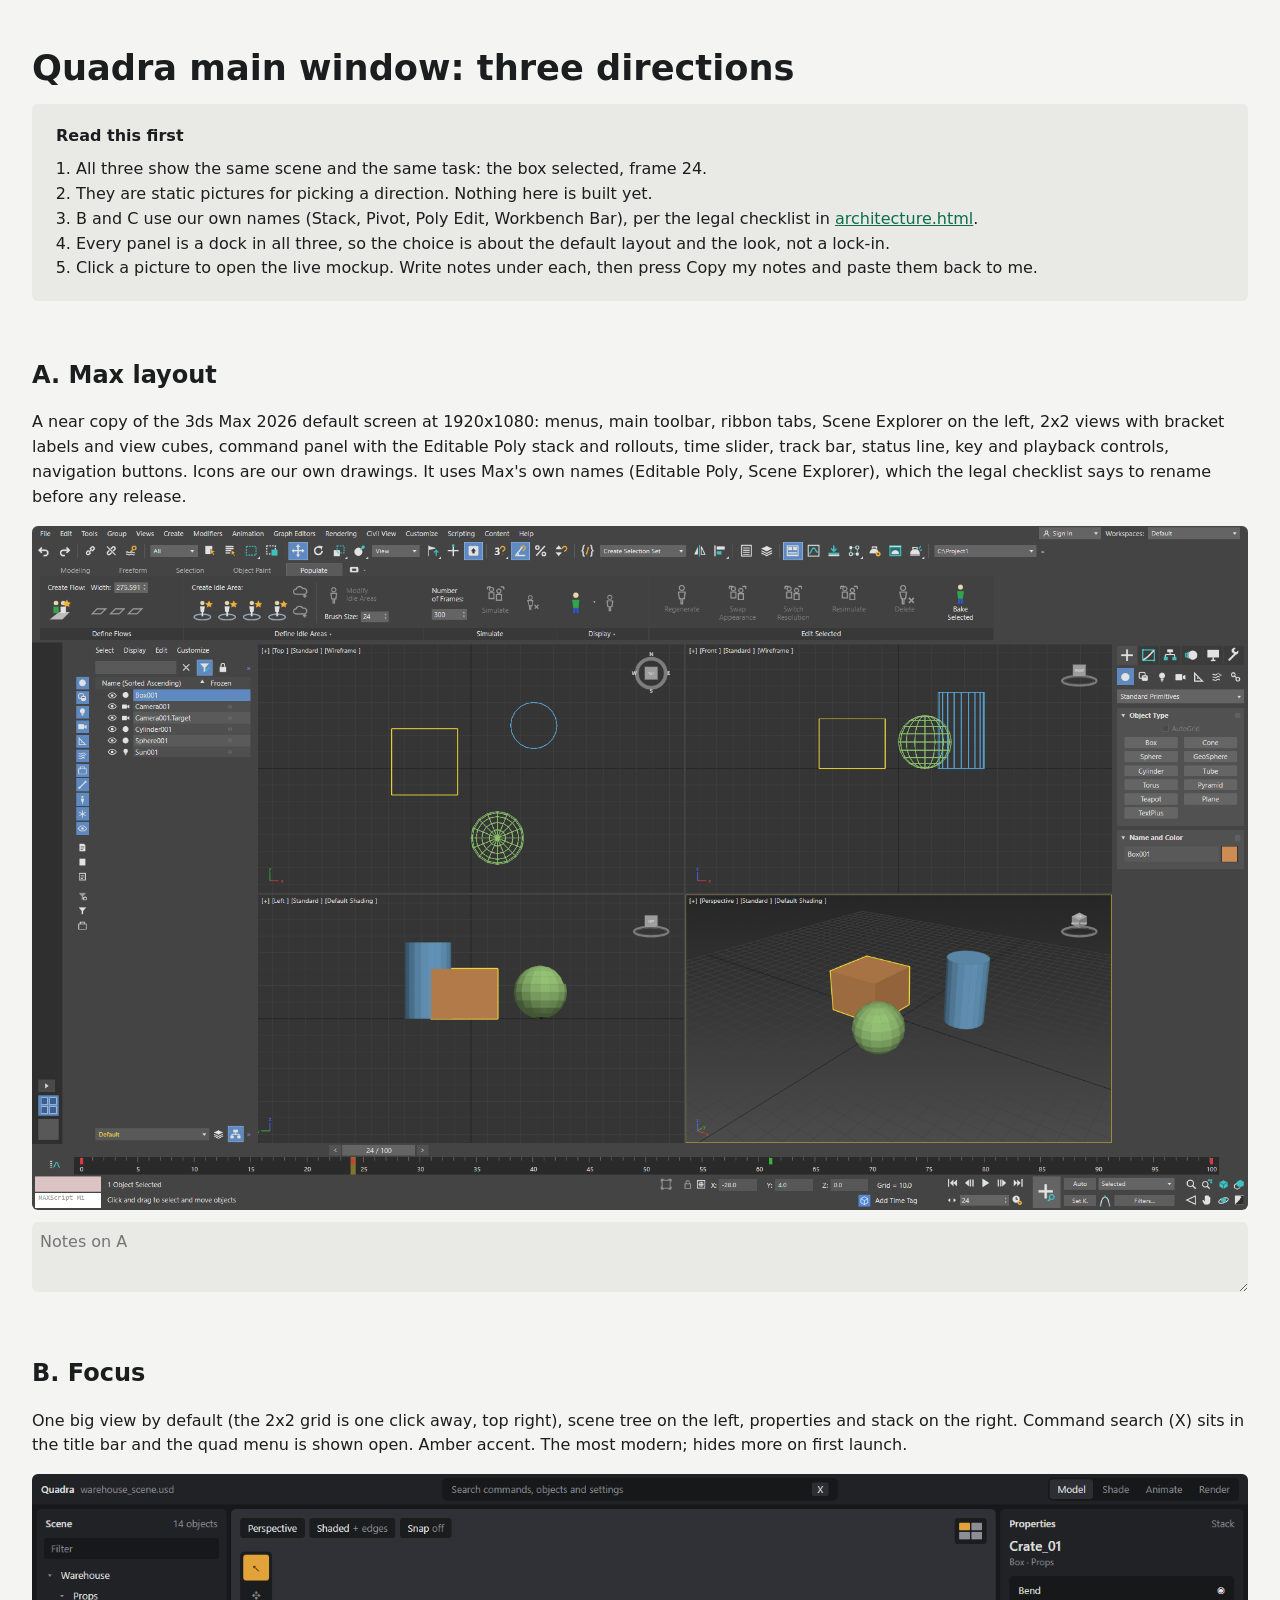
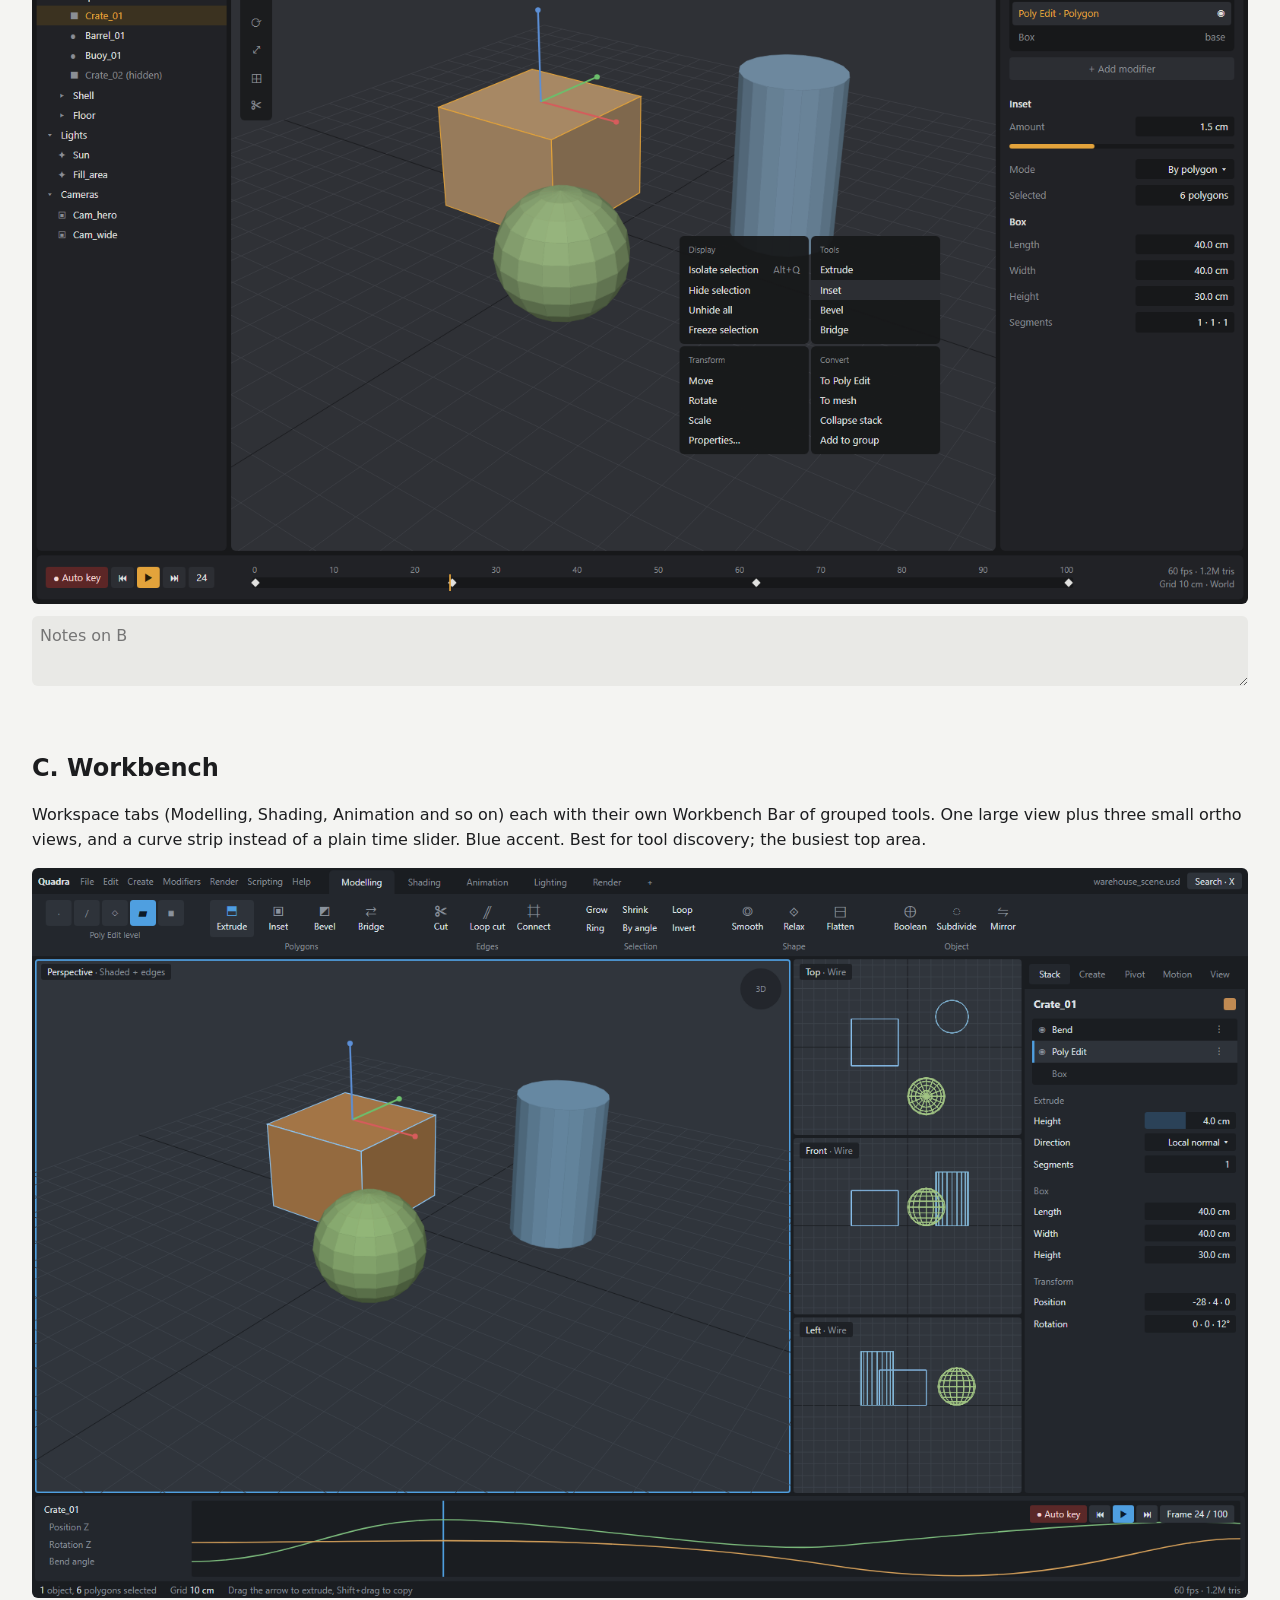
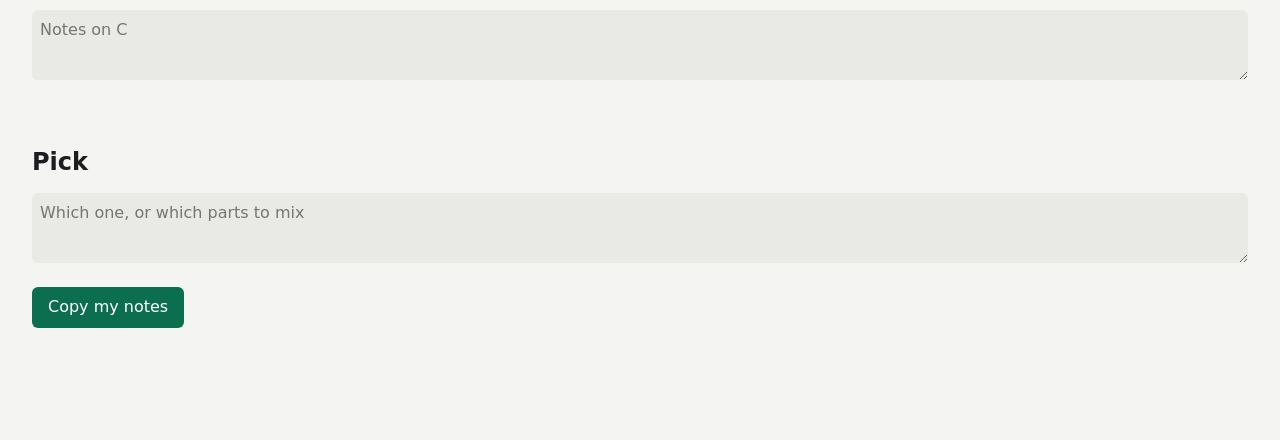
<file: docs/mockups/index.html>
﻿<!doctype html>
<html lang="en">
<head>
<meta charset="utf-8">
<title>Quadra main window mockups</title>
<link rel="stylesheet" href="../research/style.css">
<style>
main{max-width:1280px}
img{width:100%;display:block;border-radius:6px;margin:12px 0}
textarea{width:100%;min-height:70px;font:inherit;padding:8px;border:0;border-radius:6px;background:var(--surface)}
button{font:inherit;padding:8px 16px;border:0;border-radius:6px;background:var(--accent);color:#fff;cursor:pointer}
</style>
</head>
<body>
<main>
<h1>Quadra main window: three directions</h1>
<div class="first">
  <strong>Read this first</strong>
  <ol>
    <li>All three show the same scene and the same task: the box selected, frame 24.</li>
    <li>They are static pictures for picking a direction. Nothing here is built yet.</li>
    <li>B and C use our own names (Stack, Pivot, Poly Edit, Workbench Bar), per the legal checklist in <a href="../research/architecture.html">architecture.html</a>.</li>
    <li>Every panel is a dock in all three, so the choice is about the default layout and the look, not a lock-in.</li>
    <li>Click a picture to open the live mockup. Write notes under each, then press Copy my notes and paste them back to me.</li>
  </ol>
</div>

<h2>A. Max layout</h2>
<p>A near copy of the 3ds Max 2026 default screen at 1920x1080: menus, main toolbar, ribbon tabs, Scene Explorer on the left, 2x2 views with bracket labels and view cubes, command panel with the Editable Poly stack and rollouts, time slider, track bar, status line, key and playback controls, navigation buttons. Icons are our own drawings. It uses Max's own names (Editable Poly, Scene Explorer), which the legal checklist says to rename before any release.</p>
<a href="a-familiar.html"><img src="a-familiar.png" alt="Mockup A: four viewports, toolbar row and tabbed command panel"></a>
<textarea data-n="A" placeholder="Notes on A"></textarea>

<h2>B. Focus</h2>
<p>One big view by default (the 2x2 grid is one click away, top right), scene tree on the left, properties and stack on the right. Command search (X) sits in the title bar and the quad menu is shown open. Amber accent. The most modern; hides more on first launch.</p>
<a href="b-focus.html"><img src="b-focus.png" alt="Mockup B: single large viewport with scene tree, properties and an open quad menu"></a>
<textarea data-n="B" placeholder="Notes on B"></textarea>

<h2>C. Workbench</h2>
<p>Workspace tabs (Modelling, Shading, Animation and so on) each with their own Workbench Bar of grouped tools. One large view plus three small ortho views, and a curve strip instead of a plain time slider. Blue accent. Best for tool discovery; the busiest top area.</p>
<a href="c-workbench.html"><img src="c-workbench.png" alt="Mockup C: tool ribbon, one large and three small viewports, curve strip"></a>
<textarea data-n="C" placeholder="Notes on C"></textarea>

<h2>Pick</h2>
<textarea data-n="Overall" placeholder="Which one, or which parts to mix"></textarea>
<p><button onclick="copyNotes(this)">Copy my notes</button></p>
</main>
<script>
function copyNotes(b){
  const t='Mockup notes:\n'+[...document.querySelectorAll('textarea')].filter(x=>x.value.trim()).map(x=>x.dataset.n+': '+x.value.trim()).join('\n');
  navigator.clipboard.writeText(t).then(()=>{b.textContent='Copied';setTimeout(()=>b.textContent='Copy my notes',1500)});
}
</script>
</body>
</html>
</file>
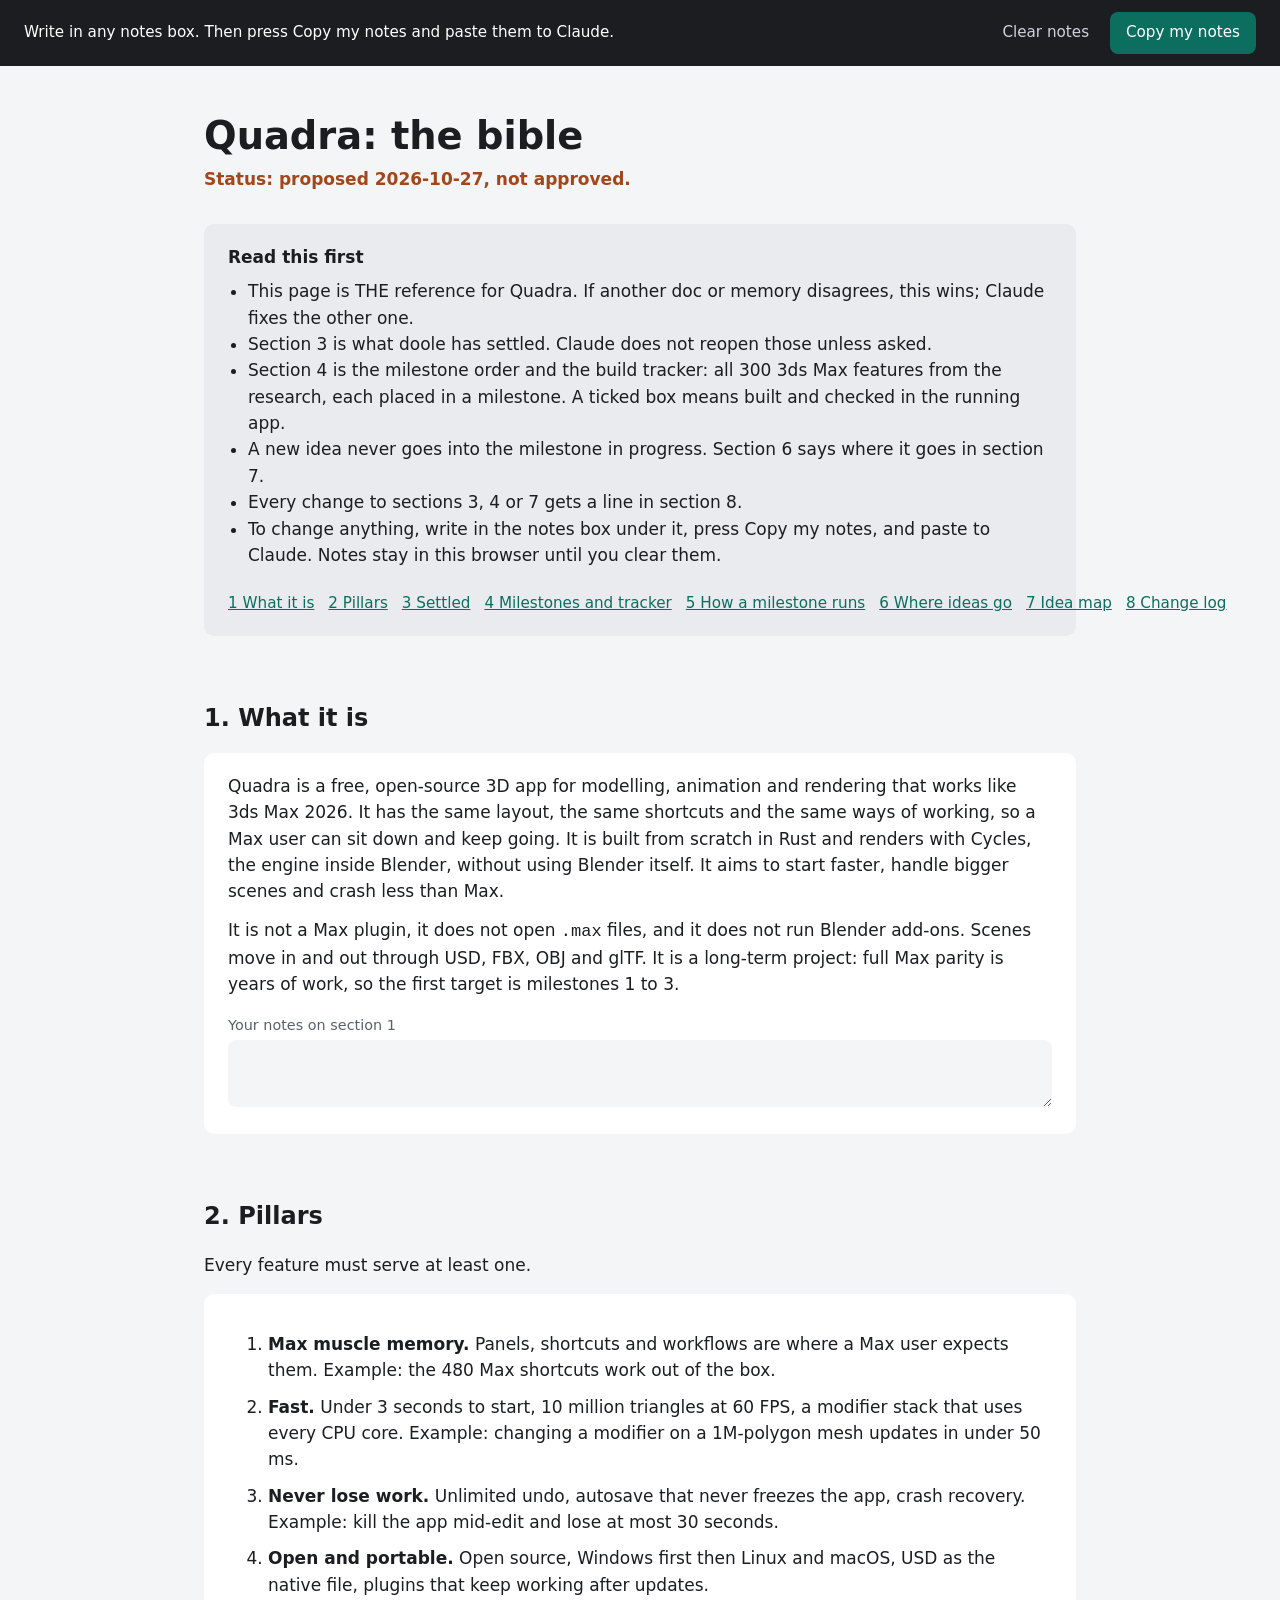
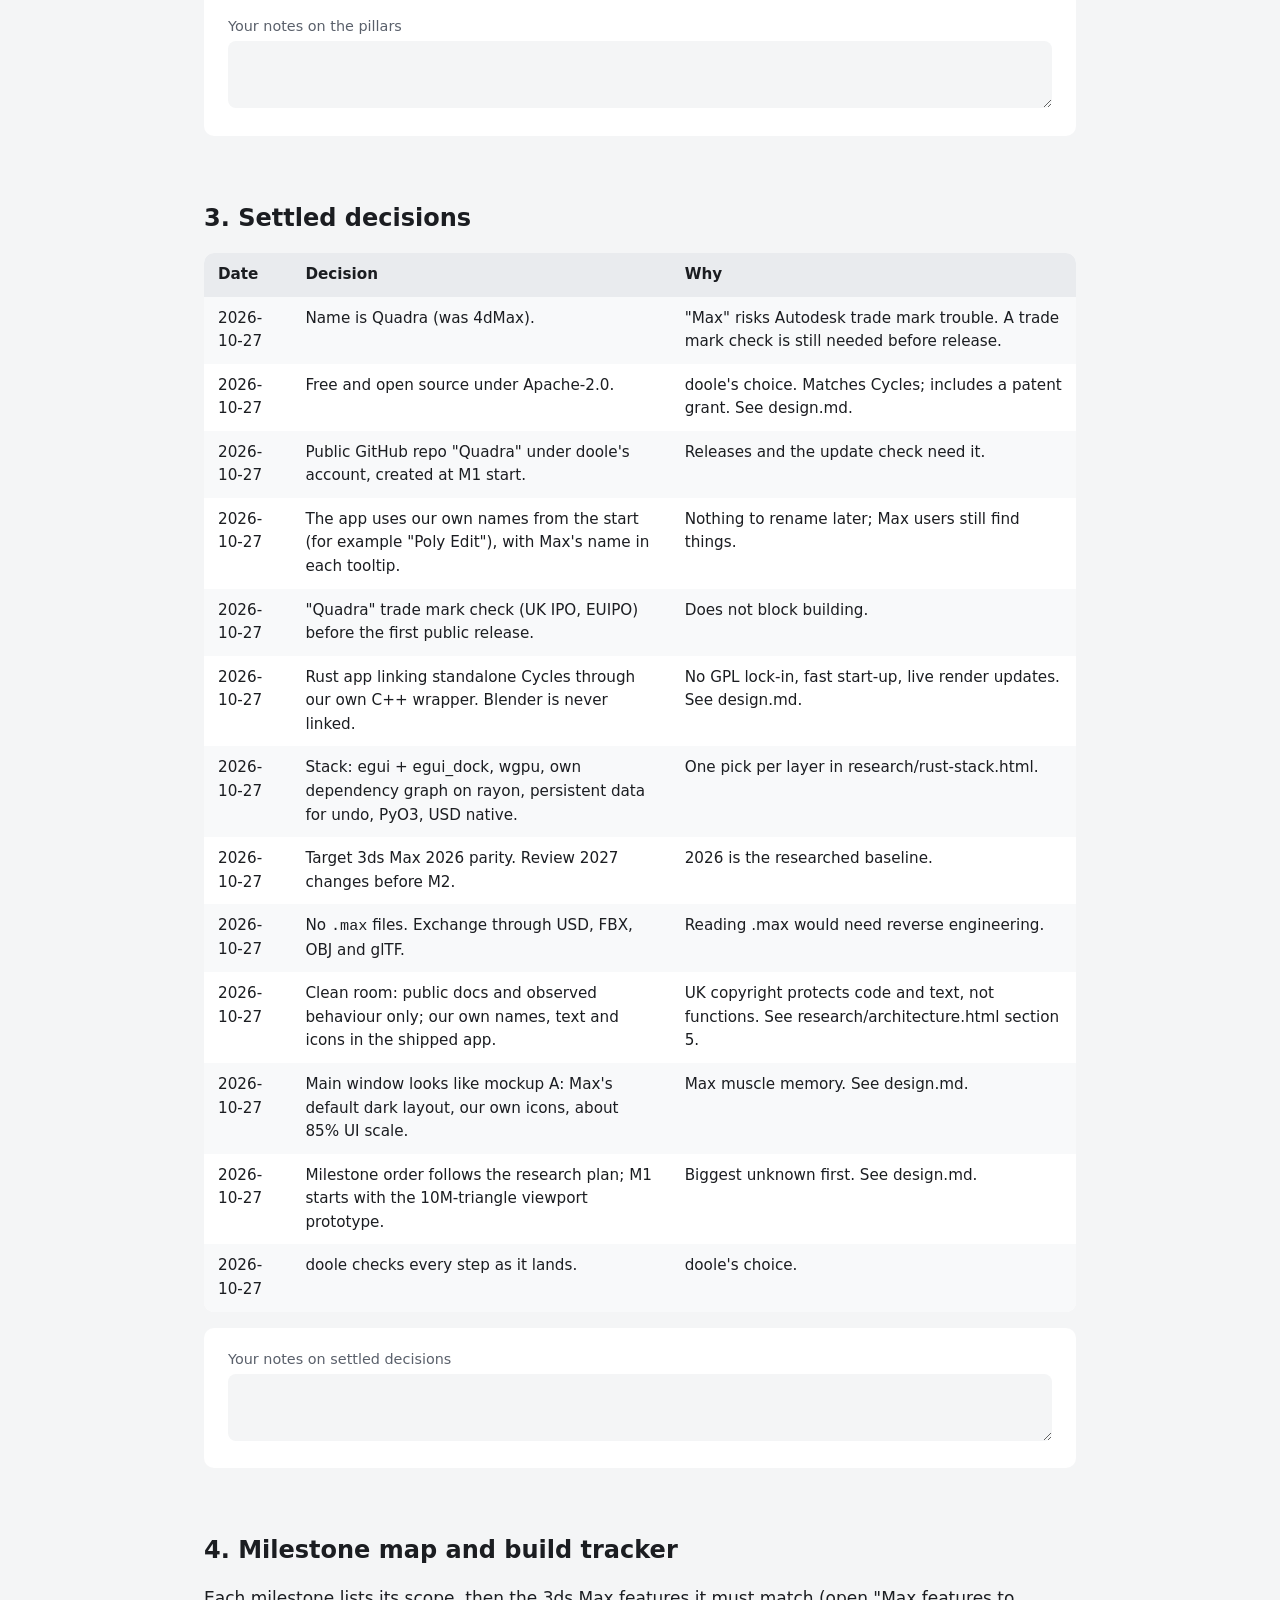
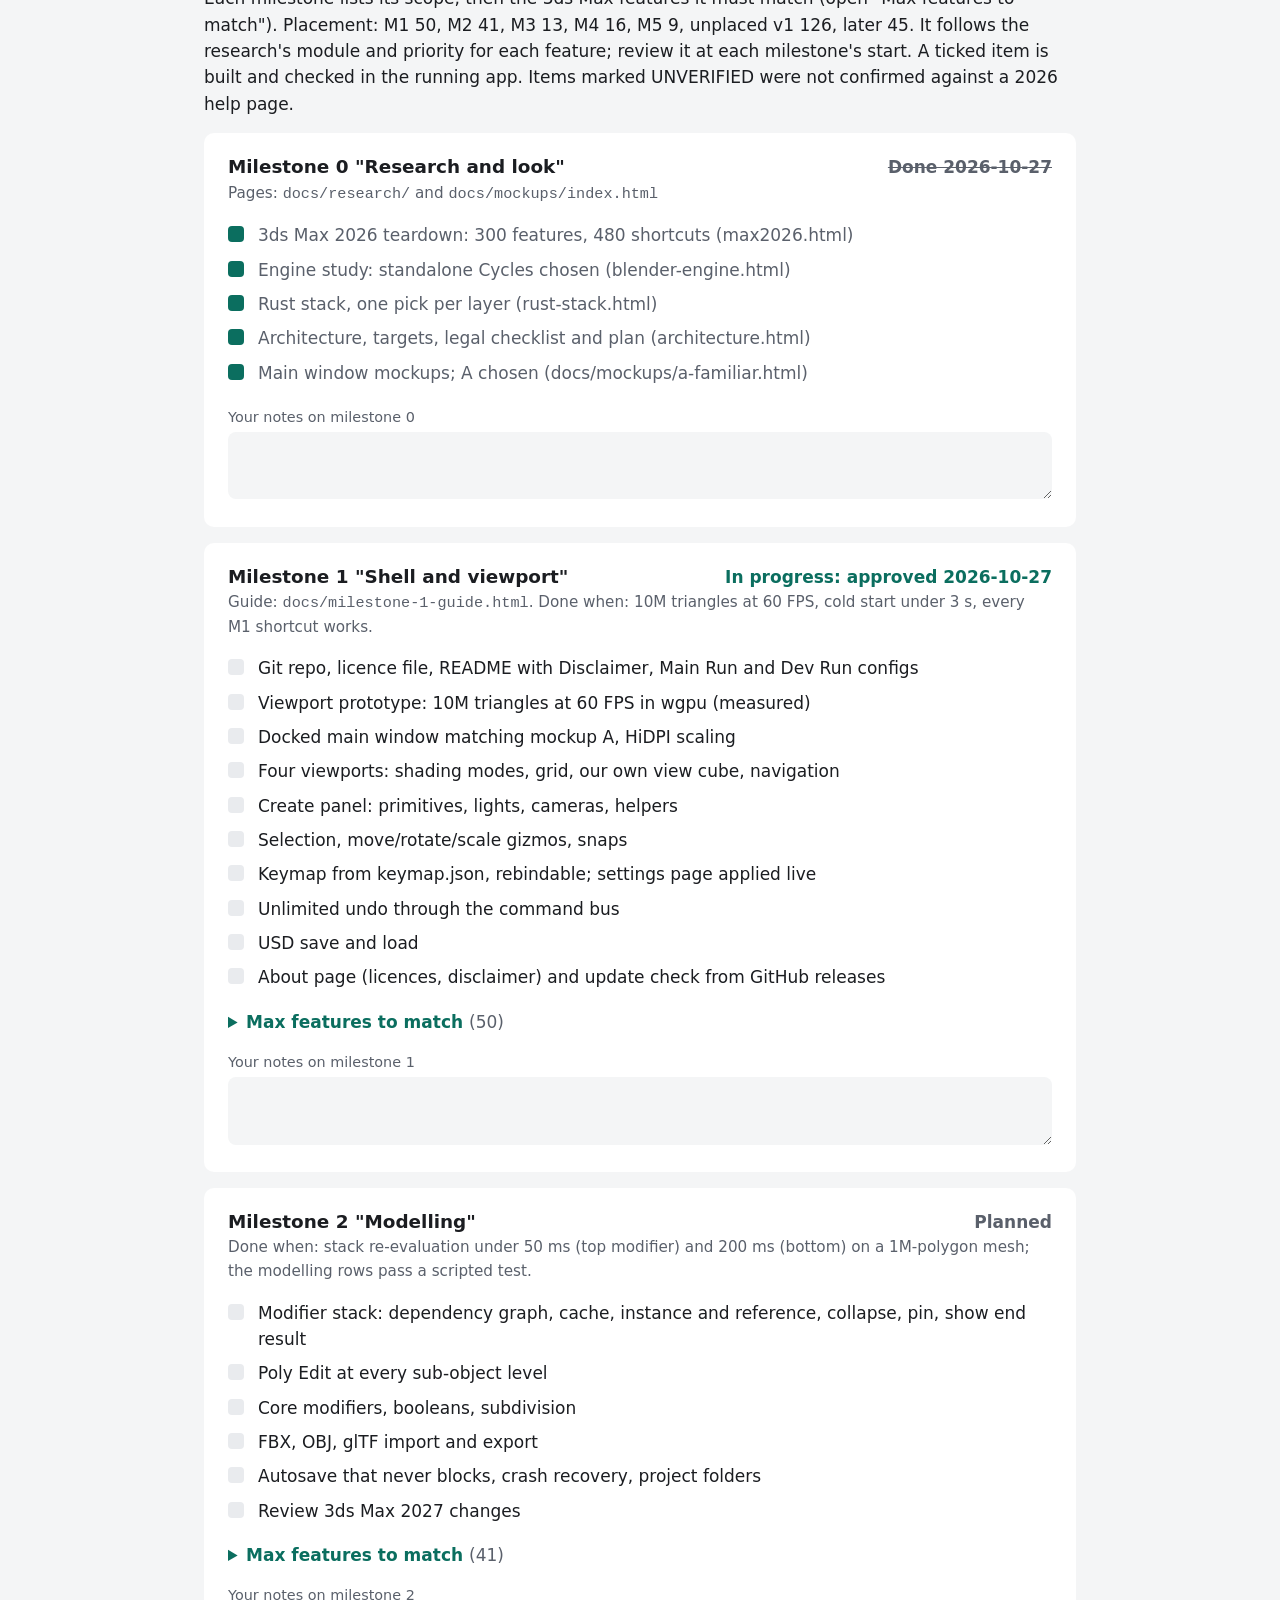
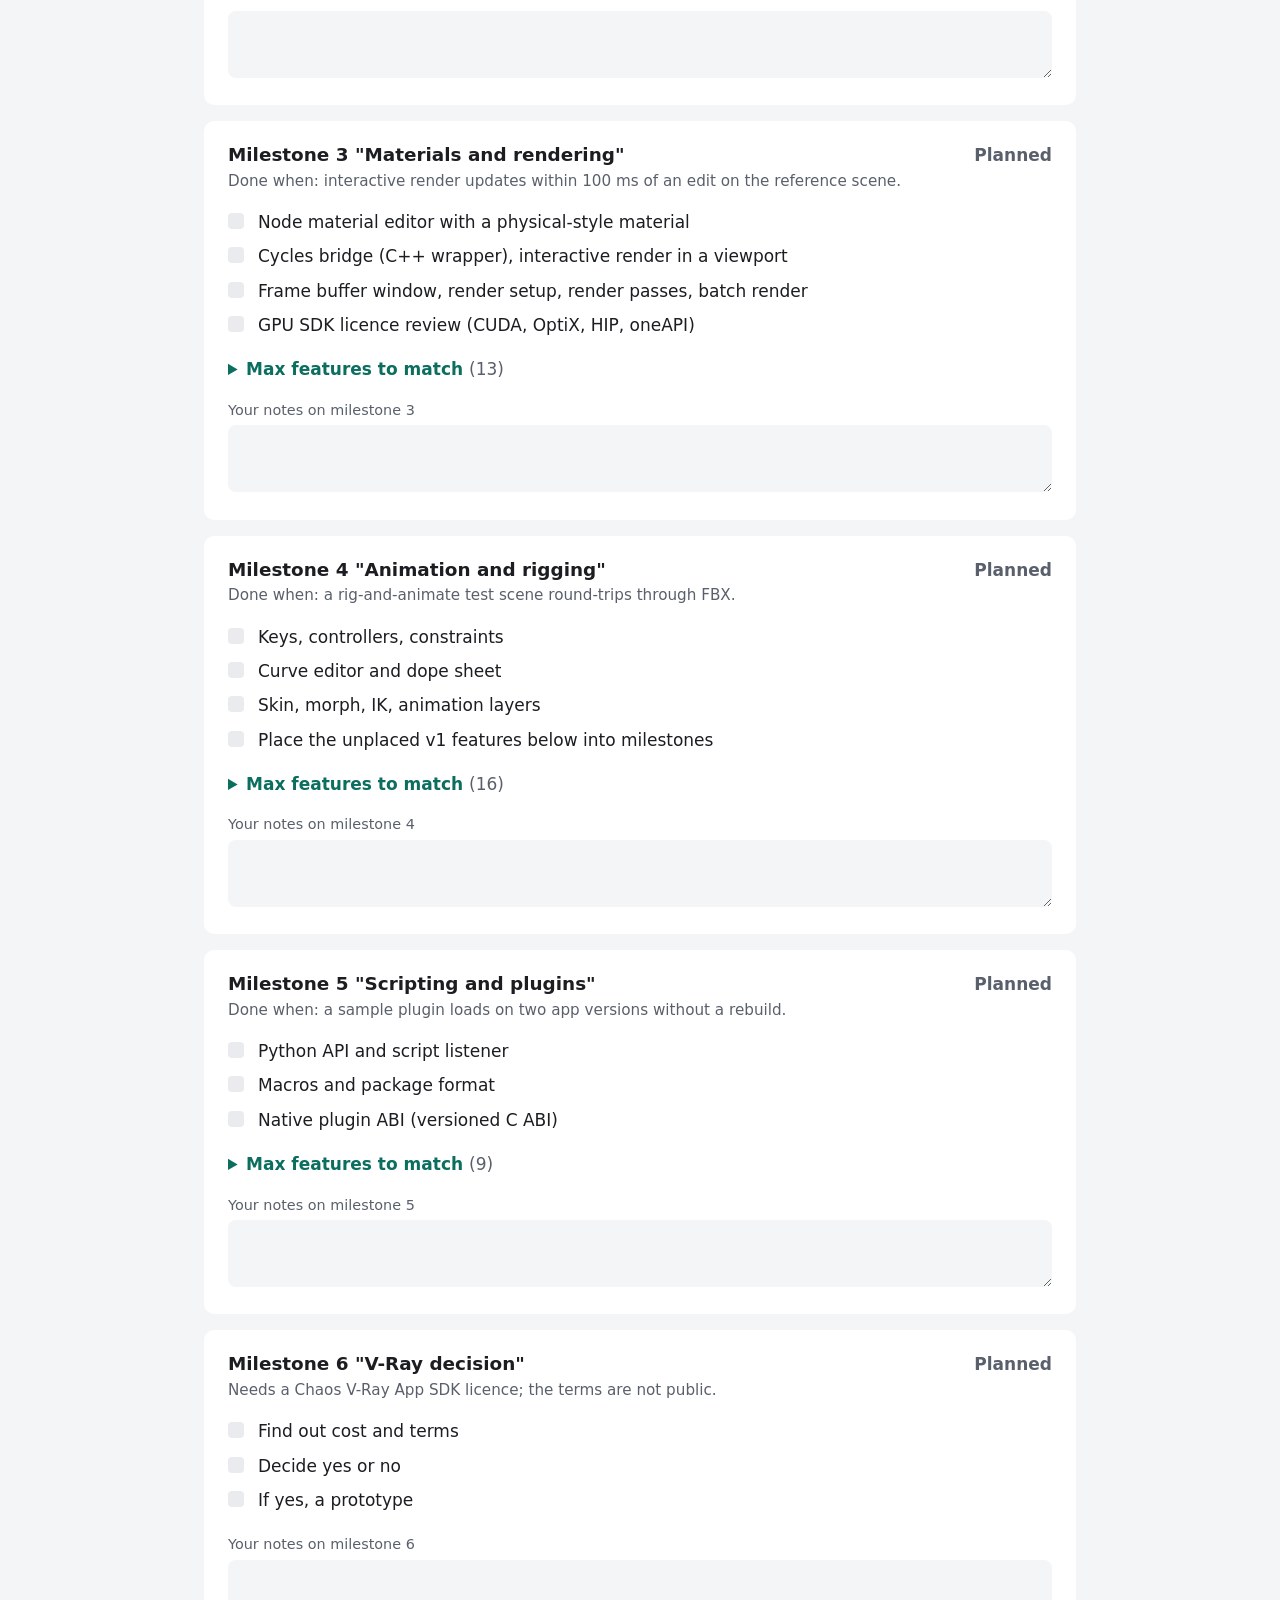
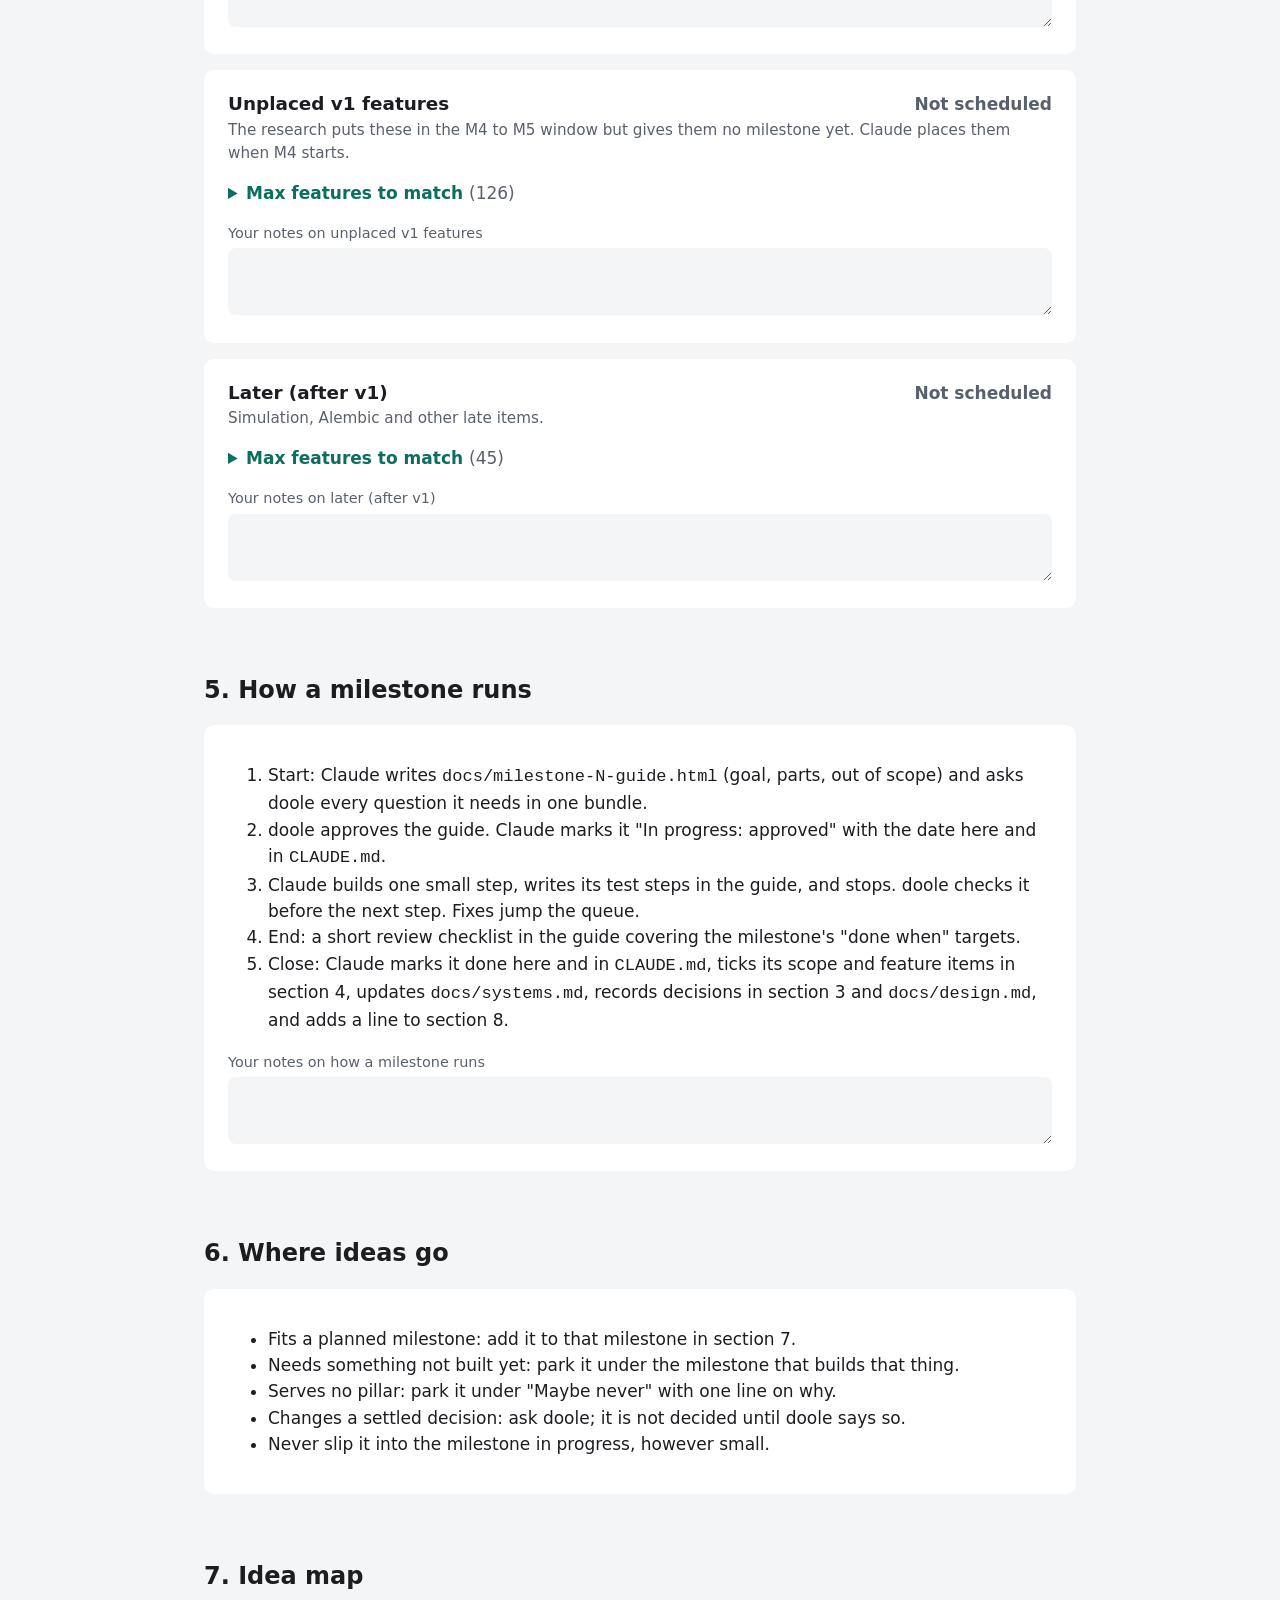
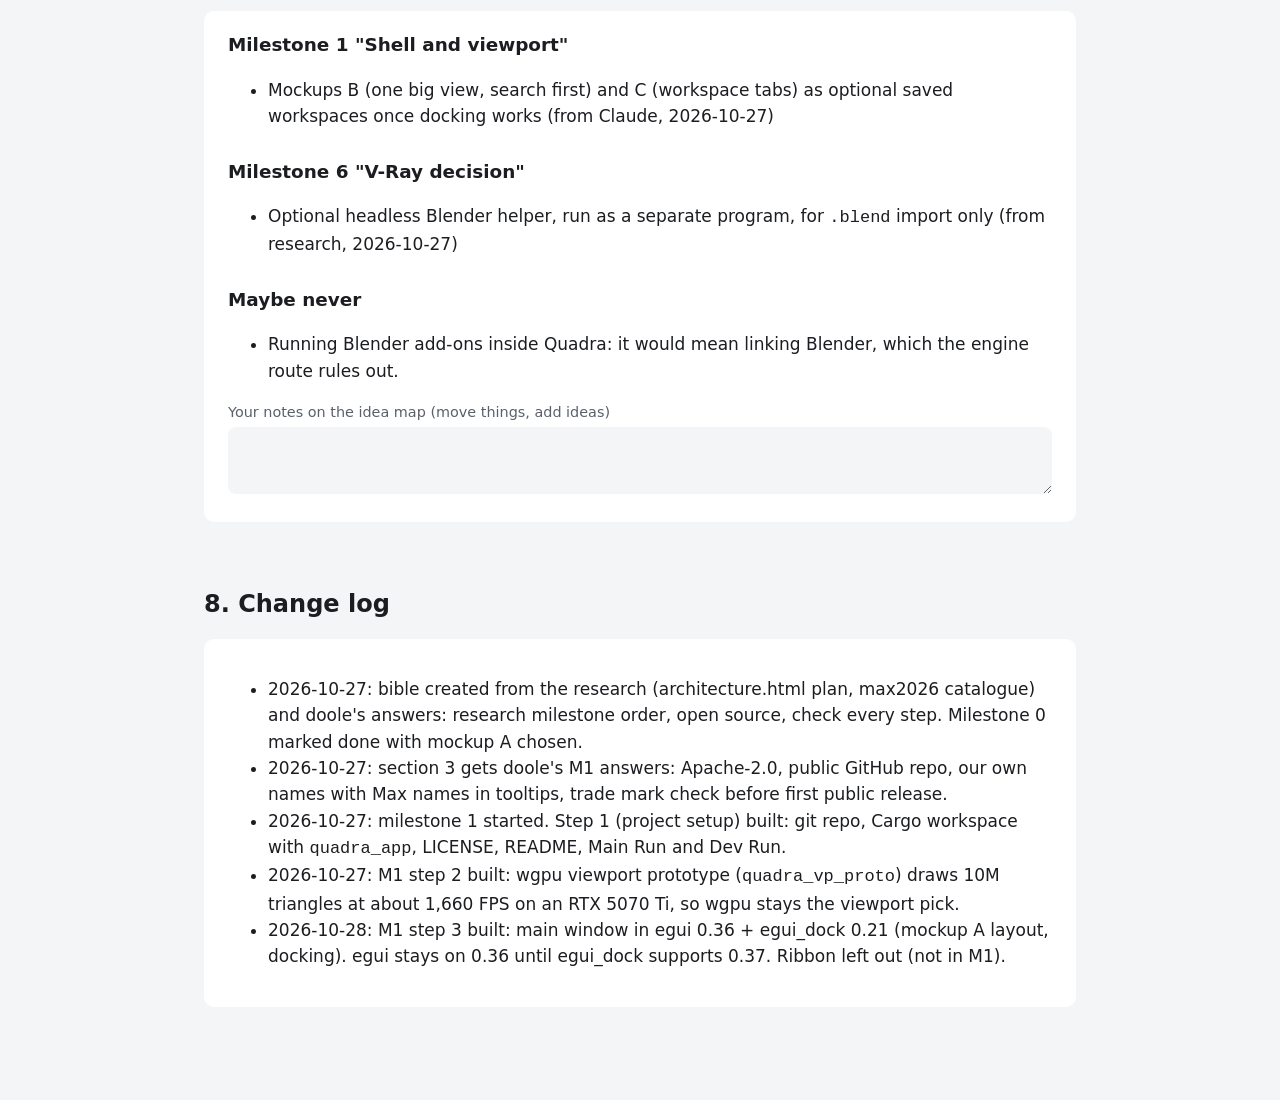
<file: docs/bible.html>
<!doctype html>
<html lang="en-GB">
<head>
<meta charset="utf-8">
<meta name="viewport" content="width=device-width, initial-scale=1">
<title>Quadra: the bible</title>
<style>
  :root { --ground: #f4f5f6; --surface: #ffffff; --raised: #e9ebee; --ink: #1b1d21; --soft: #5a606b; --accent: #0b6e5f; --warn: #a3471b; }
  * { box-sizing: border-box; }
  body { margin: 0; background: var(--ground); color: var(--ink); font: 17px/1.55 "Segoe UI", system-ui, sans-serif; }
  main { max-width: 920px; margin: 0 auto; padding: 48px 24px 96px; }
  h1 { font-size: 2.4rem; line-height: 1.15; margin: 0 0 8px; }
  h2 { font-size: 1.5rem; margin: 64px 0 16px; }
  h3 { font-size: 1.15rem; margin: 28px 0 8px; }
  p { margin: 0 0 12px; }
  .status { color: var(--warn); font-weight: 600; margin-bottom: 32px; }
  .box { background: var(--surface); border-radius: 10px; padding: 20px 24px; margin: 16px 0; }
  .first { background: var(--raised); }
  .first ul { margin: 8px 0 0; padding-left: 20px; }
  table { width: 100%; border-collapse: collapse; background: var(--surface); border-radius: 10px; overflow: hidden; font-size: 0.95rem; }
  th, td { text-align: left; vertical-align: top; padding: 10px 14px; }
  th { background: var(--raised); }
  tr:nth-child(even) td { background: #f8f9fa; }
  .ms-head { display: flex; justify-content: space-between; gap: 16px; align-items: baseline; flex-wrap: wrap; }
  .ms-head h3 { margin: 0; }
  .state { color: var(--soft); font-weight: 600; }
  .state.now { color: var(--accent); }
  .state.done { color: var(--soft); text-decoration: line-through; }
  ul.check { list-style: none; padding: 0; margin: 12px 0 0; }
  ul.check li { padding: 4px 0 4px 30px; position: relative; }
  ul.check li::before { content: ""; position: absolute; left: 0; top: 8px; width: 16px; height: 16px; border-radius: 4px; background: var(--raised); }
  ul.check li.ticked::before { background: var(--accent); }
  ul.check li.ticked { color: var(--soft); }
  .why { color: var(--soft); font-size: 0.95rem; }
  ol.pillars li { margin-bottom: 10px; }
  .notes { margin-top: 16px; }
  .notes label { display: block; font-size: 0.9rem; color: var(--soft); margin-bottom: 4px; }
  .notes textarea { width: 100%; min-height: 64px; padding: 10px 12px; border: 0; border-radius: 8px; background: var(--ground); color: var(--ink); font: inherit; font-size: 0.95rem; resize: vertical; }
  .notes textarea:focus { outline: 2px solid var(--accent); }
  .bar { position: sticky; top: 0; z-index: 2; background: var(--ink); color: #fff; padding: 12px 24px; display: flex; gap: 16px; align-items: center; justify-content: space-between; flex-wrap: wrap; }
  .bar span { font-size: 0.95rem; }
  .bar button { background: var(--accent); color: #fff; border: 0; border-radius: 8px; padding: 9px 16px; font: inherit; font-size: 0.95rem; cursor: pointer; }
  .bar button.plain { background: transparent; color: #cfd3d9; }
  nav { margin: 24px 0 0; color: var(--soft); font-size: 0.95rem; }
  nav a { color: var(--accent); margin-right: 14px; white-space: nowrap; }
  details { margin-top: 14px; }
  summary { cursor: pointer; color: var(--accent); font-weight: 600; }
  .mod { color: var(--soft); font-size: 0.85rem; }
  .count { color: var(--soft); font-weight: 400; }
</style>
</head>
<body>

<div class="bar">
  <span>Write in any notes box. Then press Copy my notes and paste them to Claude.</span>
  <span><button class="plain" id="clear">Clear notes</button> <button id="copy">Copy my notes</button></span>
</div>

<main>
<h1>Quadra: the bible</h1>
<p class="status">Status: proposed 2026-10-27, not approved.</p>

<div class="box first">
  <strong>Read this first</strong>
  <ul>
    <li>This page is THE reference for Quadra. If another doc or memory disagrees, this wins; Claude fixes the other one.</li>
    <li>Section 3 is what doole has settled. Claude does not reopen those unless asked.</li>
    <li>Section 4 is the milestone order and the build tracker: all 300 3ds Max features from the research, each placed in a milestone. A ticked box means built and checked in the running app.</li>
    <li>A new idea never goes into the milestone in progress. Section 6 says where it goes in section 7.</li>
    <li>Every change to sections 3, 4 or 7 gets a line in section 8.</li>
    <li>To change anything, write in the notes box under it, press Copy my notes, and paste to Claude. Notes stay in this browser until you clear them.</li>
  </ul>
  <nav>
    <a href="#s1">1 What it is</a><a href="#s2">2 Pillars</a><a href="#s3">3 Settled</a><a href="#s4">4 Milestones and tracker</a><a href="#s5">5 How a milestone runs</a><a href="#s6">6 Where ideas go</a><a href="#s7">7 Idea map</a><a href="#s8">8 Change log</a>
  </nav>
</div>

<h2 id="s1">1. What it is</h2>
<div class="box">
  <p>Quadra is a free, open-source 3D app for modelling, animation and rendering that works like 3ds Max 2026. It has the same layout, the same shortcuts and the same ways of working, so a Max user can sit down and keep going. It is built from scratch in Rust and renders with Cycles, the engine inside Blender, without using Blender itself. It aims to start faster, handle bigger scenes and crash less than Max.</p>
  <p>It is not a Max plugin, it does not open <code>.max</code> files, and it does not run Blender add-ons. Scenes move in and out through USD, FBX, OBJ and glTF. It is a long-term project: full Max parity is years of work, so the first target is milestones 1 to 3.</p>
  <div class="notes" data-key="s1"><label>Your notes on section 1</label><textarea></textarea></div>
</div>

<h2 id="s2">2. Pillars</h2>
<p>Every feature must serve at least one.</p>
<div class="box">
  <ol class="pillars">
    <li><strong>Max muscle memory.</strong> Panels, shortcuts and workflows are where a Max user expects them. Example: the 480 Max shortcuts work out of the box.</li>
    <li><strong>Fast.</strong> Under 3 seconds to start, 10 million triangles at 60 FPS, a modifier stack that uses every CPU core. Example: changing a modifier on a 1M-polygon mesh updates in under 50 ms.</li>
    <li><strong>Never lose work.</strong> Unlimited undo, autosave that never freezes the app, crash recovery. Example: kill the app mid-edit and lose at most 30 seconds.</li>
    <li><strong>Open and portable.</strong> Open source, Windows first then Linux and macOS, USD as the native file, plugins that keep working after updates.</li>
  </ol>
  <div class="notes" data-key="s2"><label>Your notes on the pillars</label><textarea></textarea></div>
</div>

<h2 id="s3">3. Settled decisions</h2>
<table>
  <tr><th>Date</th><th>Decision</th><th>Why</th></tr>
  <tr><td>2026-10-27</td><td>Name is Quadra (was 4dMax).</td><td>"Max" risks Autodesk trade mark trouble. A trade mark check is still needed before release.</td></tr>
  <tr><td>2026-10-27</td><td>Free and open source under Apache-2.0.</td><td>doole's choice. Matches Cycles; includes a patent grant. See design.md.</td></tr>
  <tr><td>2026-10-27</td><td>Public GitHub repo "Quadra" under doole's account, created at M1 start.</td><td>Releases and the update check need it.</td></tr>
  <tr><td>2026-10-27</td><td>The app uses our own names from the start (for example "Poly Edit"), with Max's name in each tooltip.</td><td>Nothing to rename later; Max users still find things.</td></tr>
  <tr><td>2026-10-27</td><td>"Quadra" trade mark check (UK IPO, EUIPO) before the first public release.</td><td>Does not block building.</td></tr>
  <tr><td>2026-10-27</td><td>Rust app linking standalone Cycles through our own C++ wrapper. Blender is never linked.</td><td>No GPL lock-in, fast start-up, live render updates. See design.md.</td></tr>
  <tr><td>2026-10-27</td><td>Stack: egui + egui_dock, wgpu, own dependency graph on rayon, persistent data for undo, PyO3, USD native.</td><td>One pick per layer in research/rust-stack.html.</td></tr>
  <tr><td>2026-10-27</td><td>Target 3ds Max 2026 parity. Review 2027 changes before M2.</td><td>2026 is the researched baseline.</td></tr>
  <tr><td>2026-10-27</td><td>No <code>.max</code> files. Exchange through USD, FBX, OBJ and glTF.</td><td>Reading .max would need reverse engineering.</td></tr>
  <tr><td>2026-10-27</td><td>Clean room: public docs and observed behaviour only; our own names, text and icons in the shipped app.</td><td>UK copyright protects code and text, not functions. See research/architecture.html section 5.</td></tr>
  <tr><td>2026-10-27</td><td>Main window looks like mockup A: Max's default dark layout, our own icons, about 85% UI scale.</td><td>Max muscle memory. See design.md.</td></tr>
  <tr><td>2026-10-27</td><td>Milestone order follows the research plan; M1 starts with the 10M-triangle viewport prototype.</td><td>Biggest unknown first. See design.md.</td></tr>
  <tr><td>2026-10-27</td><td>doole checks every step as it lands.</td><td>doole's choice.</td></tr>
</table>
<div class="box"><div class="notes" data-key="s3" style="margin-top:0"><label>Your notes on settled decisions</label><textarea></textarea></div></div>

<h2 id="s4">4. Milestone map and build tracker</h2>
<p>Each milestone lists its scope, then the 3ds Max features it must match (open "Max features to match"). Placement: M1 50, M2 41, M3 13, M4 16, M5 9, unplaced v1 126, later 45. It follows the research's module and priority for each feature; review it at each milestone's start. A ticked item is built and checked in the running app. Items marked UNVERIFIED were not confirmed against a 2026 help page.</p>
<div class="box">
  <div class="ms-head"><h3>Milestone 0 &quot;Research and look&quot;</h3><span class="state done">Done 2026-10-27</span></div>
  <p class="why">Pages: <code>docs/research/</code> and <code>docs/mockups/index.html</code></p>
  <ul class="check"><li class="ticked">3ds Max 2026 teardown: 300 features, 480 shortcuts (max2026.html)</li><li class="ticked">Engine study: standalone Cycles chosen (blender-engine.html)</li><li class="ticked">Rust stack, one pick per layer (rust-stack.html)</li><li class="ticked">Architecture, targets, legal checklist and plan (architecture.html)</li><li class="ticked">Main window mockups; A chosen (docs/mockups/a-familiar.html)</li></ul>
  
  <div class="notes" data-key="m0"><label>Your notes on milestone 0</label><textarea></textarea></div>
</div>
<div class="box">
  <div class="ms-head"><h3>Milestone 1 &quot;Shell and viewport&quot;</h3><span class="state now">In progress: approved 2026-10-27</span></div>
  <p class="why">Guide: <code>docs/milestone-1-guide.html</code>. Done when: 10M triangles at 60 FPS, cold start under 3 s, every M1 shortcut works.</p>
  <ul class="check"><li>Git repo, licence file, README with Disclaimer, Main Run and Dev Run configs</li><li>Viewport prototype: 10M triangles at 60 FPS in wgpu (measured)</li><li>Docked main window matching mockup A, HiDPI scaling</li><li>Four viewports: shading modes, grid, our own view cube, navigation</li><li>Create panel: primitives, lights, cameras, helpers</li><li>Selection, move/rotate/scale gizmos, snaps</li><li>Keymap from keymap.json, rebindable; settings page applied live</li><li>Unlimited undo through the command bus</li><li>USD save and load</li><li>About page (licences, disclaimer) and update check from GitHub releases</li></ul>
  <details><summary>Max features to match <span class="count">(50)</span></summary><ul class="check"><li>Arnold lights: Area, Mesh, Photometric, Skydome, Distant, Point, Spot, Physical Sky <span class="mod">(quadra_create, UNVERIFIED)</span><br><span class="why">One light set that maps onto Cycles lights.</span></li><li>Box <span class="mod">(quadra_create)</span><br><span class="why">Every primitive stays parametric, converts to a mesh in one undoable step, and has Cycles-ready UVs.</span></li><li>Camera from View <span class="mod">(quadra_create)</span><br><span class="why">Camera data matches Blender cameras for round trips.</span></li><li>ChamferBox <span class="mod">(quadra_create)</span><br><span class="why">One consistent fillet control on every primitive.</span></li><li>Circle <span class="mod">(quadra_create)</span><br><span class="why">Bezier and NURBS curves in one system with live Boolean and Offset.</span></li><li>Cone <span class="mod">(quadra_create)</span><br><span class="why">Every primitive stays parametric, converts to a mesh in one undoable step, and has Cycles-ready UVs.</span></li><li>Cylinder <span class="mod">(quadra_create)</span><br><span class="why">Every primitive stays parametric, converts to a mesh in one undoable step, and has Cycles-ready UVs.</span></li><li>Daylight system <span class="mod">(quadra_create)</span><br><span class="why">One light set that maps onto Cycles lights.</span></li><li>Extended splines: WRectangle, Channel, Angle, Tee, Wide Flange <span class="mod">(quadra_create)</span><br><span class="why">Bezier and NURBS curves in one system with live Boolean and Offset.</span></li><li>Free Camera <span class="mod">(quadra_create)</span><br><span class="why">Camera data matches Blender cameras for round trips.</span></li><li>GeoSphere <span class="mod">(quadra_create)</span><br><span class="why">Every primitive stays parametric, converts to a mesh in one undoable step, and has Cycles-ready UVs.</span></li><li>Light Lister <span class="mod">(quadra_create, UNVERIFIED)</span><br><span class="why">One light set that maps onto Cycles lights.</span></li><li>Line <span class="mod">(quadra_create)</span><br><span class="why">Bezier and NURBS curves in one system with live Boolean and Offset.</span></li><li>Manipulators: Cone Angle, Plane Angle, Slider <span class="mod">(quadra_create)</span><br><span class="why">Helpers are plain typed empties.</span></li><li>Photometric: Target Light, Free Light <span class="mod">(quadra_create)</span><br><span class="why">One light set that maps onto Cycles lights.</span></li><li>Physical Camera <span class="mod">(quadra_create)</span><br><span class="why">Camera data matches Blender cameras for round trips.</span></li><li>Plane <span class="mod">(quadra_create)</span><br><span class="why">Every primitive stays parametric, converts to a mesh in one undoable step, and has Cycles-ready UVs.</span></li><li>Pyramid <span class="mod">(quadra_create)</span><br><span class="why">Every primitive stays parametric, converts to a mesh in one undoable step, and has Cycles-ready UVs.</span></li><li>Rectangle <span class="mod">(quadra_create)</span><br><span class="why">Bezier and NURBS curves in one system with live Boolean and Offset.</span></li><li>Sphere <span class="mod">(quadra_create)</span><br><span class="why">Every primitive stays parametric, converts to a mesh in one undoable step, and has Cycles-ready UVs.</span></li><li>Standard lights: Target Spot, Free Spot, Target Direct, Free Direct, Omni, Skylight <span class="mod">(quadra_create)</span><br><span class="why">One light set that maps onto Cycles lights.</span></li><li>Sun Positioner <span class="mod">(quadra_create)</span><br><span class="why">One light set that maps onto Cycles lights.</span></li><li>Target Camera <span class="mod">(quadra_create)</span><br><span class="why">Camera data matches Blender cameras for round trips.</span></li><li>Teapot <span class="mod">(quadra_create)</span><br><span class="why">Every primitive stays parametric, converts to a mesh in one undoable step, and has Cycles-ready UVs.</span></li><li>Torus <span class="mod">(quadra_create)</span><br><span class="why">Every primitive stays parametric, converts to a mesh in one undoable step, and has Cycles-ready UVs.</span></li><li>Torus Knot <span class="mod">(quadra_create)</span><br><span class="why">One consistent fillet control on every primitive.</span></li><li>Tube <span class="mod">(quadra_create)</span><br><span class="why">Every primitive stays parametric, converts to a mesh in one undoable step, and has Cycles-ready UVs.</span></li><li>Customize User Interface <span class="mod">(quadra_input)</span><br><span class="why">Search-first editor with conflict warnings.</span></li><li>Hotkey Editor <span class="mod">(quadra_input)</span><br><span class="why">Same list but with an instant conflict view across contexts.</span></li><li>Workspaces <span class="mod">(quadra_input)</span><br><span class="why">Workspaces saved as one portable file.</span></li><li>USD <span class="mod">(quadra_io)</span><br><span class="why">Open format, never blocked by version.</span></li><li>Command Panel <span class="mod">(quadra_ui)</span><br><span class="why">Properties panel that stays responsive and keeps the stack position when the selection changes.</span></li><li>Create panel sub-tabs <span class="mod">(quadra_ui)</span><br><span class="why">Search-first creation with a recent list.</span></li><li>Hierarchy, Motion, Display, Utilities panels <span class="mod">(quadra_ui)</span><br><span class="why">Each panel is a docked tab that can be split.</span></li><li>Layer Explorer <span class="mod">(quadra_ui)</span><br><span class="why">Layers and groups share one outline.</span></li><li>Main toolbar <span class="mod">(quadra_ui)</span><br><span class="why">Icon sizes follow the screen scale; every button has a searchable command and a rebindable key.</span></li><li>Modify panel and modifier stack <span class="mod">(quadra_ui)</span><br><span class="why">Modifier stack evaluated in parallel with a visible cost per entry.</span></li><li>Quad menus <span class="mod">(quadra_ui)</span><br><span class="why">Same four-quadrant model, editable as text.</span></li><li>Scene Explorer <span class="mod">(quadra_ui)</span><br><span class="why">Virtual list so ten thousand objects stay fast.</span></li><li>Status bar and prompt line <span class="mod">(quadra_ui)</span><br><span class="why">One bottom strip with the same fields, but tool hints shown beside the cursor.</span></li><li>Time slider and track bar <span class="mod">(quadra_ui)</span><br><span class="why">Keys show for all selected items with colour per channel.</span></li><li>Category visibility toggles <span class="mod">(quadra_viewport)</span><br><span class="why">Same keys and an on-screen strip.</span></li><li>Grids and snaps <span class="mod">(quadra_viewport)</span><br><span class="why">Snap targets highlighted under the cursor, set via one panel.</span></li><li>Nitrous shading and visual styles <span class="mod">(quadra_viewport)</span><br><span class="why">GPU viewport using Cycles-style materials so the preview matches the render.</span></li><li>Safe frames <span class="mod">(quadra_viewport)</span><br><span class="why">Always on in camera views, matches Cycles border.</span></li><li>SteeringWheels <span class="mod">(quadra_viewport)</span><br><span class="why">Optional, off by default.</span></li><li>ViewCube <span class="mod">(quadra_viewport)</span><br><span class="why">Same widget, drag to orbit.</span></li><li>Viewport label menus <span class="mod">(quadra_viewport)</span><br><span class="why">Same menus, plus an in-view search.</span></li><li>Viewport layouts and configuration <span class="mod">(quadra_viewport)</span><br><span class="why">Layouts saved with the file and per workspace.</span></li><li>Viewport navigation controls <span class="mod">(quadra_viewport)</span><br><span class="why">Default orbit around the selection with an option for Maya-style Alt+LMB (Max already supports Maya mode).</span></li></ul></details>
  <div class="notes" data-key="m1"><label>Your notes on milestone 1</label><textarea></textarea></div>
</div>
<div class="box">
  <div class="ms-head"><h3>Milestone 2 &quot;Modelling&quot;</h3><span class="state ">Planned</span></div>
  <p class="why">Done when: stack re-evaluation under 50 ms (top modifier) and 200 ms (bottom) on a 1M-polygon mesh; the modelling rows pass a scripted test.</p>
  <ul class="check"><li>Modifier stack: dependency graph, cache, instance and reference, collapse, pin, show end result</li><li>Poly Edit at every sub-object level</li><li>Core modifiers, booleans, subdivision</li><li>FBX, OBJ, glTF import and export</li><li>Autosave that never blocks, crash recovery, project folders</li><li>Review 3ds Max 2027 changes</li></ul>
  <details><summary>Max features to match <span class="count">(41)</span></summary><ul class="check"><li>Border level: Cap, Bridge, Extrude, Chamfer <span class="mod">(quadra_geom, UNVERIFIED)</span><br><span class="why">Same tools with a pop-up radial menu per level.</span></li><li>Edge level: Insert Vertex, Remove, Split, Extrude, Weld, Chamfer, Bridge, Connect, Create Shape From Selection, Edit Triangulation, Turn <span class="mod">(quadra_geom, UNVERIFIED)</span><br><span class="why">Same tools with a pop-up radial menu per level.</span></li><li>Edit Geometry: Attach, Detach, Slice Plane, QuickSlice, Cut, MSmooth, Tessellate, Make Planar, Relax, Hide, Cap Poly <span class="mod">(quadra_geom, UNVERIFIED)</span><br><span class="why">Same tools with a pop-up radial menu per level.</span></li><li>Editable Spline: Vertex, Segment, Spline; Refine, Connect, Fillet, Chamfer, Trim, Extend, Outline, Boolean, Mirror, Weld, Break, Divide, Detach, Attach, Insert, Cycle <span class="mod">(quadra_geom, UNVERIFIED)</span><br><span class="why">One mesh type plus one spline type.</span></li><li>Element level: Attach, Detach, Flip, Explode <span class="mod">(quadra_geom, UNVERIFIED)</span><br><span class="why">Same tools with a pop-up radial menu per level.</span></li><li>Paint Deformation <span class="mod">(quadra_geom, UNVERIFIED)</span><br><span class="why">Same tools with a pop-up radial menu per level.</span></li><li>Polygon level: Insert, Outline, Extrude, Bevel, Bridge, Flip, Hinge From Edge, Extrude Along Spline, Retriangulate <span class="mod">(quadra_geom, UNVERIFIED)</span><br><span class="why">Same tools with a pop-up radial menu per level.</span></li><li>Soft Selection <span class="mod">(quadra_geom, UNVERIFIED)</span><br><span class="why">Same tools with a pop-up radial menu per level.</span></li><li>Subdivision Surface <span class="mod">(quadra_geom)</span><br><span class="why">Same tools with a pop-up radial menu per level.</span></li><li>Vertex Properties <span class="mod">(quadra_geom, UNVERIFIED)</span><br><span class="why">Same tools with a pop-up radial menu per level.</span></li><li>Vertex level: Remove, Break, Extrude, Weld, Chamfer, Target Weld, Connect <span class="mod">(quadra_geom, UNVERIFIED)</span><br><span class="why">Same tools with a pop-up radial menu per level.</span></li><li>.max save-as-previous <span class="mod">(quadra_io)</span><br><span class="why">Open format, never blocked by version.</span></li><li>.max version number <span class="mod">(quadra_io)</span><br><span class="why">Open format, never blocked by version.</span></li><li>Autosave / Auto Backup <span class="mod">(quadra_io)</span><br><span class="why">Open format, never blocked by version.</span></li><li>Compress on Save <span class="mod">(quadra_io)</span><br><span class="why">Open format, never blocked by version.</span></li><li>Crash recovery <span class="mod">(quadra_io)</span><br><span class="why">Open format, never blocked by version.</span></li><li>FBX <span class="mod">(quadra_io, UNVERIFIED)</span><br><span class="why">Open format, never blocked by version.</span></li><li>OBJ <span class="mod">(quadra_io, UNVERIFIED)</span><br><span class="why">Open format, never blocked by version.</span></li><li>Project folders <span class="mod">(quadra_io)</span><br><span class="why">Open format, never blocked by version.</span></li><li>glTF <span class="mod">(quadra_io)</span><br><span class="why">Open format, never blocked by version.</span></li><li>Bend <span class="mod">(quadra_modifiers)</span><br><span class="why">Flag each modifier as multi-threaded or not; run stacks on the GPU where possible.</span></li><li>Edit Poly <span class="mod">(quadra_modifiers)</span><br><span class="why">Flag each modifier as multi-threaded or not; run stacks on the GPU where possible.</span></li><li>FFD 2x2x2, 3x3x3, 4x4x4, Box, Cylinder <span class="mod">(quadra_modifiers)</span><br><span class="why">Flag each modifier as multi-threaded or not; run stacks on the GPU where possible.</span></li><li>Fillet/Chamfer (spline) <span class="mod">(quadra_modifiers, UNVERIFIED)</span><br><span class="why">Flag each modifier as multi-threaded or not; run stacks on the GPU where possible.</span></li><li>OpenSubdiv <span class="mod">(quadra_modifiers)</span><br><span class="why">Flag each modifier as multi-threaded or not; run stacks on the GPU where possible.</span></li><li>Shell <span class="mod">(quadra_modifiers)</span><br><span class="why">Flag each modifier as multi-threaded or not; run stacks on the GPU where possible.</span></li><li>SymmetryX <span class="mod">(quadra_modifiers)</span><br><span class="why">Flag each modifier as multi-threaded or not; run stacks on the GPU where possible.</span></li><li>TurboSmooth <span class="mod">(quadra_modifiers)</span><br><span class="why">Flag each modifier as multi-threaded or not; run stacks on the GPU where possible.</span></li><li>UVW Map <span class="mod">(quadra_modifiers)</span><br><span class="why">Flag each modifier as multi-threaded or not; run stacks on the GPU where possible.</span></li><li>Unwrap UVW <span class="mod">(quadra_modifiers, UNVERIFIED)</span><br><span class="why">Flag each modifier as multi-threaded or not; run stacks on the GPU where possible.</span></li><li>Geometric: FFD Box, FFD Cylinder, Wave, Ripple, Conform, Displace, Bomb <span class="mod">(quadra_sim)</span><br><span class="why">Forces as scene nodes with visible falloff.</span></li><li>Modifier-based: Bend, Noise, Skew, Taper, Twist, Stretch <span class="mod">(quadra_sim)</span><br><span class="why">Forces as scene nodes with visible falloff.</span></li><li>Collapse To / Collapse All <span class="mod">(quadra_stack, UNVERIFIED)</span><br><span class="why">Visible per-modifier timing and thread flag.</span></li><li>Edit Poly vs Editable Poly <span class="mod">(quadra_stack, UNVERIFIED)</span><br><span class="why">Visible per-modifier timing and thread flag.</span></li><li>Instance, copy and reference <span class="mod">(quadra_stack, UNVERIFIED)</span><br><span class="why">Visible per-modifier timing and thread flag.</span></li><li>Make Unique <span class="mod">(quadra_stack, UNVERIFIED)</span><br><span class="why">Visible per-modifier timing and thread flag.</span></li><li>Object-space vs world-space placement <span class="mod">(quadra_stack)</span><br><span class="why">Visible per-modifier timing and thread flag.</span></li><li>Pin Stack <span class="mod">(quadra_stack, UNVERIFIED)</span><br><span class="why">Visible per-modifier timing and thread flag.</span></li><li>Preserve Stack Position <span class="mod">(quadra_stack)</span><br><span class="why">Visible per-modifier timing and thread flag.</span></li><li>Show End Result <span class="mod">(quadra_stack, UNVERIFIED)</span><br><span class="why">Visible per-modifier timing and thread flag.</span></li><li>Sub-object levels <span class="mod">(quadra_stack)</span><br><span class="why">Visible per-modifier timing and thread flag.</span></li></ul></details>
  <div class="notes" data-key="m2"><label>Your notes on milestone 2</label><textarea></textarea></div>
</div>
<div class="box">
  <div class="ms-head"><h3>Milestone 3 &quot;Materials and rendering&quot;</h3><span class="state ">Planned</span></div>
  <p class="why">Done when: interactive render updates within 100 ms of an edit on the reference scene.</p>
  <ul class="check"><li>Node material editor with a physical-style material</li><li>Cycles bridge (C++ wrapper), interactive render in a viewport</li><li>Frame buffer window, render setup, render passes, batch render</li><li>GPU SDK licence review (CUDA, OptiX, HIP, oneAPI)</li></ul>
  <details><summary>Max features to match <span class="count">(13)</span></summary><ul class="check"><li>Proxies (Arnold .ass etc.) <span class="mod">(quadra_io, UNVERIFIED)</span><br><span class="why">Open format, never blocked by version.</span></li><li>Bake to Texture (Render To Texture) <span class="mod">(quadra_material, UNVERIFIED)</span><br><span class="why">Material maps 1:1 to Cycles Principled.</span></li><li>Material Switcher <span class="mod">(quadra_material)</span><br><span class="why">Material maps 1:1 to Cycles Principled.</span></li><li>OSL maps <span class="mod">(quadra_material)</span><br><span class="why">Material maps 1:1 to Cycles Principled.</span></li><li>OpenPBR Material <span class="mod">(quadra_material)</span><br><span class="why">Material maps 1:1 to Cycles Principled.</span></li><li>Physical Material <span class="mod">(quadra_material, UNVERIFIED)</span><br><span class="why">Material maps 1:1 to Cycles Principled.</span></li><li>Render Elements and AOVs <span class="mod">(quadra_material)</span><br><span class="why">Material maps 1:1 to Cycles Principled.</span></li><li>Slate Material Editor <span class="mod">(quadra_material, UNVERIFIED)</span><br><span class="why">Material maps 1:1 to Cycles Principled.</span></li><li>ART renderer <span class="mod">(quadra_render)</span><br><span class="why">Cycles only, shown live in the viewport.</span></li><li>Arnold (MAXtoA) <span class="mod">(quadra_render)</span><br><span class="why">Cycles only, shown live in the viewport.</span></li><li>Batch Render <span class="mod">(quadra_render)</span><br><span class="why">Cycles only, shown live in the viewport.</span></li><li>OCIO colour management <span class="mod">(quadra_render)</span><br><span class="why">Cycles only, shown live in the viewport.</span></li><li>USD for 3ds Max <span class="mod">(quadra_render)</span><br><span class="why">Cycles only, shown live in the viewport.</span></li></ul></details>
  <div class="notes" data-key="m3"><label>Your notes on milestone 3</label><textarea></textarea></div>
</div>
<div class="box">
  <div class="ms-head"><h3>Milestone 4 &quot;Animation and rigging&quot;</h3><span class="state ">Planned</span></div>
  <p class="why">Done when: a rig-and-animate test scene round-trips through FBX.</p>
  <ul class="check"><li>Keys, controllers, constraints</li><li>Curve editor and dope sheet</li><li>Skin, morph, IK, animation layers</li><li>Place the unplaced v1 features below into milestones</li></ul>
  <details><summary>Max features to match <span class="count">(16)</span></summary><ul class="check"><li>Animation layers <span class="mod">(quadra_anim, UNVERIFIED)</span><br><span class="why">Controllers as an open node graph with live preview.</span></li><li>Auto Key and Set Key <span class="mod">(quadra_anim)</span><br><span class="why">Controllers as an open node graph with live preview.</span></li><li>Constraints <span class="mod">(quadra_anim, UNVERIFIED)</span><br><span class="why">Controllers as an open node graph with live preview.</span></li><li>Controllers <span class="mod">(quadra_anim, UNVERIFIED)</span><br><span class="why">Controllers as an open node graph with live preview.</span></li><li>IK Solver: HD <span class="mod">(quadra_anim)</span><br><span class="why">Weights copy live between meshes; IK in one solver.</span></li><li>IK Solver: HI <span class="mod">(quadra_anim)</span><br><span class="why">Weights copy live between meshes; IK in one solver.</span></li><li>IK Solver: Limb <span class="mod">(quadra_anim)</span><br><span class="why">Weights copy live between meshes; IK in one solver.</span></li><li>IK Solver: Spline IK <span class="mod">(quadra_anim)</span><br><span class="why">Weights copy live between meshes; IK in one solver.</span></li><li>IK terminators <span class="mod">(quadra_anim)</span><br><span class="why">Weights copy live between meshes; IK in one solver.</span></li><li>Morpher <span class="mod">(quadra_anim, UNVERIFIED)</span><br><span class="why">Weights copy live between meshes; IK in one solver.</span></li><li>Motion Paths (Trajectories) <span class="mod">(quadra_anim, UNVERIFIED)</span><br><span class="why">Controllers as an open node graph with live preview.</span></li><li>Object Search widget <span class="mod">(quadra_anim)</span><br><span class="why">Rig starters as templates.</span></li><li>Reaction Manager (Reaction controller) <span class="mod">(quadra_anim)</span><br><span class="why">Controllers as an open node graph with live preview.</span></li><li>Skin <span class="mod">(quadra_anim)</span><br><span class="why">Weights copy live between meshes; IK in one solver.</span></li><li>Skin Wrap <span class="mod">(quadra_anim)</span><br><span class="why">Weights copy live between meshes; IK in one solver.</span></li><li>Wire Parameters (Parameter Wiring dialog) <span class="mod">(quadra_anim)</span><br><span class="why">Controllers as an open node graph with live preview.</span></li></ul></details>
  <div class="notes" data-key="m4"><label>Your notes on milestone 4</label><textarea></textarea></div>
</div>
<div class="box">
  <div class="ms-head"><h3>Milestone 5 &quot;Scripting and plugins&quot;</h3><span class="state ">Planned</span></div>
  <p class="why">Done when: a sample plugin loads on two app versions without a rebuild.</p>
  <ul class="check"><li>Python API and script listener</li><li>Macros and package format</li><li>Native plugin ABI (versioned C ABI)</li></ul>
  <details><summary>Max features to match <span class="count">(9)</span></summary><ul class="check"><li>MAXScript Listener <span class="mod">(quadra_input)</span><br><span class="why">A docked console that also accepts Python.</span></li><li>.NET <span class="mod">(quadra_script)</span><br><span class="why">Python first, with a typed scene API.</span></li><li>.mzp packages <span class="mod">(quadra_script, UNVERIFIED)</span><br><span class="why">Python first, with a typed scene API.</span></li><li>Bundled Python version <span class="mod">(quadra_script)</span><br><span class="why">Python first, with a typed scene API.</span></li><li>MAXScript <span class="mod">(quadra_script)</span><br><span class="why">Python first, with a typed scene API.</span></li><li>Macroscripts <span class="mod">(quadra_script, UNVERIFIED)</span><br><span class="why">Python first, with a typed scene API.</span></li><li>Plugin categories (SDK) <span class="mod">(quadra_script, UNVERIFIED)</span><br><span class="why">Python first, with a typed scene API.</span></li><li>PySide6 <span class="mod">(quadra_script)</span><br><span class="why">Python first, with a typed scene API.</span></li><li>pymxs <span class="mod">(quadra_script)</span><br><span class="why">Python first, with a typed scene API.</span></li></ul></details>
  <div class="notes" data-key="m5"><label>Your notes on milestone 5</label><textarea></textarea></div>
</div>
<div class="box">
  <div class="ms-head"><h3>Milestone 6 &quot;V-Ray decision&quot;</h3><span class="state ">Planned</span></div>
  <p class="why">Needs a Chaos V-Ray App SDK licence; the terms are not public.</p>
  <ul class="check"><li>Find out cost and terms</li><li>Decide yes or no</li><li>If yes, a prototype</li></ul>
  
  <div class="notes" data-key="m6"><label>Your notes on milestone 6</label><textarea></textarea></div>
</div>
<div class="box">
  <div class="ms-head"><h3>Unplaced v1 features</h3><span class="state">Not scheduled</span></div>
  <p class="why">The research puts these in the M4 to M5 window but gives them no milestone yet. Claude places them when M4 starts.</p>
  <details><summary>Max features to match <span class="count">(126)</span></summary><ul class="check"><li>Arc <span class="mod">(quadra_create)</span><br><span class="why">Bezier and NURBS curves in one system with live Boolean and Offset.</span></li><li>Atmospheric Apparatus gizmos <span class="mod">(quadra_create, UNVERIFIED)</span><br><span class="why">Helpers are plain typed empties.</span></li><li>BlobMesh <span class="mod">(quadra_create)</span><br><span class="why">Compound results rebuild live without losing operands; booleans use one robust kernel.</span></li><li>Boolean (compound) <span class="mod">(quadra_create)</span><br><span class="why">Compound results rebuild live without losing operands; booleans use one robust kernel.</span></li><li>C-Ext <span class="mod">(quadra_create)</span><br><span class="why">One consistent fillet control on every primitive.</span></li><li>Camera Match (CamPoint) <span class="mod">(quadra_create)</span><br><span class="why">Helpers are plain typed empties.</span></li><li>Capsule <span class="mod">(quadra_create)</span><br><span class="why">One consistent fillet control on every primitive.</span></li><li>ChamferCyl <span class="mod">(quadra_create)</span><br><span class="why">One consistent fillet control on every primitive.</span></li><li>Conform <span class="mod">(quadra_create)</span><br><span class="why">Compound results rebuild live without losing operands; booleans use one robust kernel.</span></li><li>Connect <span class="mod">(quadra_create)</span><br><span class="why">Compound results rebuild live without losing operands; booleans use one robust kernel.</span></li><li>Donut <span class="mod">(quadra_create)</span><br><span class="why">Bezier and NURBS curves in one system with live Boolean and Offset.</span></li><li>Egg <span class="mod">(quadra_create)</span><br><span class="why">Bezier and NURBS curves in one system with live Boolean and Offset.</span></li><li>Ellipse <span class="mod">(quadra_create)</span><br><span class="why">Bezier and NURBS curves in one system with live Boolean and Offset.</span></li><li>Freehand <span class="mod">(quadra_create)</span><br><span class="why">Bezier and NURBS curves in one system with live Boolean and Offset.</span></li><li>Gengon <span class="mod">(quadra_create)</span><br><span class="why">One consistent fillet control on every primitive.</span></li><li>Hedra <span class="mod">(quadra_create)</span><br><span class="why">One consistent fillet control on every primitive.</span></li><li>Helix <span class="mod">(quadra_create)</span><br><span class="why">Bezier and NURBS curves in one system with live Boolean and Offset.</span></li><li>Hose <span class="mod">(quadra_create)</span><br><span class="why">One consistent fillet control on every primitive.</span></li><li>L-Ext <span class="mod">(quadra_create)</span><br><span class="why">One consistent fillet control on every primitive.</span></li><li>Loft <span class="mod">(quadra_create)</span><br><span class="why">Compound results rebuild live without losing operands; booleans use one robust kernel.</span></li><li>Mesher <span class="mod">(quadra_create)</span><br><span class="why">Compound results rebuild live without losing operands; booleans use one robust kernel.</span></li><li>Morph <span class="mod">(quadra_create)</span><br><span class="why">Compound results rebuild live without losing operands; booleans use one robust kernel.</span></li><li>NGon <span class="mod">(quadra_create)</span><br><span class="why">Bezier and NURBS curves in one system with live Boolean and Offset.</span></li><li>OilTank <span class="mod">(quadra_create)</span><br><span class="why">One consistent fillet control on every primitive.</span></li><li>Particle systems: PF Source, Spray, Snow, Blizzard, PArray, PCloud, Super Spray <span class="mod">(quadra_create, UNVERIFIED)</span><br><span class="why">Keep these parametric through export instead of freezing to a mesh.</span></li><li>Prism <span class="mod">(quadra_create)</span><br><span class="why">One consistent fillet control on every primitive.</span></li><li>ProBoolean <span class="mod">(quadra_create)</span><br><span class="why">Compound results rebuild live without losing operands; booleans use one robust kernel.</span></li><li>ProCutter <span class="mod">(quadra_create)</span><br><span class="why">Compound results rebuild live without losing operands; booleans use one robust kernel.</span></li><li>RingWave <span class="mod">(quadra_create)</span><br><span class="why">One consistent fillet control on every primitive.</span></li><li>Scatter <span class="mod">(quadra_create)</span><br><span class="why">Compound results rebuild live without losing operands; booleans use one robust kernel.</span></li><li>Section <span class="mod">(quadra_create)</span><br><span class="why">Bezier and NURBS curves in one system with live Boolean and Offset.</span></li><li>ShapeMerge <span class="mod">(quadra_create)</span><br><span class="why">Compound results rebuild live without losing operands; booleans use one robust kernel.</span></li><li>Spindle <span class="mod">(quadra_create)</span><br><span class="why">One consistent fillet control on every primitive.</span></li><li>Standard: Dummy, Point, Grid, Tape, Protractor, Compass, Crowd, Delegate, Expose Transform, Container <span class="mod">(quadra_create)</span><br><span class="why">Helpers are plain typed empties.</span></li><li>Star <span class="mod">(quadra_create)</span><br><span class="why">Bezier and NURBS curves in one system with live Boolean and Offset.</span></li><li>Terrain <span class="mod">(quadra_create)</span><br><span class="why">Compound results rebuild live without losing operands; booleans use one robust kernel.</span></li><li>Text <span class="mod">(quadra_create)</span><br><span class="why">Bezier and NURBS curves in one system with live Boolean and Offset.</span></li><li>TextPlus <span class="mod">(quadra_create)</span><br><span class="why">Every primitive stays parametric, converts to a mesh in one undoable step, and has Cycles-ready UVs.</span></li><li>Affect Region <span class="mod">(quadra_modifiers)</span><br><span class="why">Flag each modifier as multi-threaded or not; run stacks on the GPU where possible.</span></li><li>Array <span class="mod">(quadra_modifiers)</span><br><span class="why">Flag each modifier as multi-threaded or not; run stacks on the GPU where possible.</span></li><li>Attribute Transfer <span class="mod">(quadra_modifiers)</span><br><span class="why">Flag each modifier as multi-threaded or not; run stacks on the GPU where possible.</span></li><li>Bevel <span class="mod">(quadra_modifiers)</span><br><span class="why">Flag each modifier as multi-threaded or not; run stacks on the GPU where possible.</span></li><li>Bevel Profile <span class="mod">(quadra_modifiers)</span><br><span class="why">Flag each modifier as multi-threaded or not; run stacks on the GPU where possible.</span></li><li>Boolean <span class="mod">(quadra_modifiers)</span><br><span class="why">Flag each modifier as multi-threaded or not; run stacks on the GPU where possible.</span></li><li>Camera Map <span class="mod">(quadra_modifiers)</span><br><span class="why">Flag each modifier as multi-threaded or not; run stacks on the GPU where possible.</span></li><li>Cap Holes <span class="mod">(quadra_modifiers)</span><br><span class="why">Flag each modifier as multi-threaded or not; run stacks on the GPU where possible.</span></li><li>Chamfer <span class="mod">(quadra_modifiers)</span><br><span class="why">Flag each modifier as multi-threaded or not; run stacks on the GPU where possible.</span></li><li>Conform <span class="mod">(quadra_modifiers)</span><br><span class="why">Flag each modifier as multi-threaded or not; run stacks on the GPU where possible.</span></li><li>Crease <span class="mod">(quadra_modifiers)</span><br><span class="why">Flag each modifier as multi-threaded or not; run stacks on the GPU where possible.</span></li><li>Disp Approx <span class="mod">(quadra_modifiers)</span><br><span class="why">Flag each modifier as multi-threaded or not; run stacks on the GPU where possible.</span></li><li>Displace <span class="mod">(quadra_modifiers)</span><br><span class="why">Flag each modifier as multi-threaded or not; run stacks on the GPU where possible.</span></li><li>Edit Normals <span class="mod">(quadra_modifiers)</span><br><span class="why">Flag each modifier as multi-threaded or not; run stacks on the GPU where possible.</span></li><li>Extrude <span class="mod">(quadra_modifiers)</span><br><span class="why">Flag each modifier as multi-threaded or not; run stacks on the GPU where possible.</span></li><li>Face Extrude <span class="mod">(quadra_modifiers)</span><br><span class="why">Flag each modifier as multi-threaded or not; run stacks on the GPU where possible.</span></li><li>Flex <span class="mod">(quadra_modifiers)</span><br><span class="why">Flag each modifier as multi-threaded or not; run stacks on the GPU where possible.</span></li><li>Lathe <span class="mod">(quadra_modifiers)</span><br><span class="why">Flag each modifier as multi-threaded or not; run stacks on the GPU where possible.</span></li><li>Lattice <span class="mod">(quadra_modifiers)</span><br><span class="why">Flag each modifier as multi-threaded or not; run stacks on the GPU where possible.</span></li><li>Linked XForm <span class="mod">(quadra_modifiers)</span><br><span class="why">Flag each modifier as multi-threaded or not; run stacks on the GPU where possible.</span></li><li>Mesh Cleaner <span class="mod">(quadra_modifiers)</span><br><span class="why">Flag each modifier as multi-threaded or not; run stacks on the GPU where possible.</span></li><li>MeshSmooth <span class="mod">(quadra_modifiers)</span><br><span class="why">Flag each modifier as multi-threaded or not; run stacks on the GPU where possible.</span></li><li>Mirror <span class="mod">(quadra_modifiers)</span><br><span class="why">Flag each modifier as multi-threaded or not; run stacks on the GPU where possible.</span></li><li>Morpher <span class="mod">(quadra_modifiers)</span><br><span class="why">Flag each modifier as multi-threaded or not; run stacks on the GPU where possible.</span></li><li>Multires <span class="mod">(quadra_modifiers)</span><br><span class="why">Flag each modifier as multi-threaded or not; run stacks on the GPU where possible.</span></li><li>Noise <span class="mod">(quadra_modifiers)</span><br><span class="why">Flag each modifier as multi-threaded or not; run stacks on the GPU where possible.</span></li><li>Normal <span class="mod">(quadra_modifiers)</span><br><span class="why">Flag each modifier as multi-threaded or not; run stacks on the GPU where possible.</span></li><li>Optimize <span class="mod">(quadra_modifiers)</span><br><span class="why">Flag each modifier as multi-threaded or not; run stacks on the GPU where possible.</span></li><li>ProOptimizer <span class="mod">(quadra_modifiers)</span><br><span class="why">Flag each modifier as multi-threaded or not; run stacks on the GPU where possible.</span></li><li>Push <span class="mod">(quadra_modifiers)</span><br><span class="why">Flag each modifier as multi-threaded or not; run stacks on the GPU where possible.</span></li><li>Quadify Mesh <span class="mod">(quadra_modifiers)</span><br><span class="why">Flag each modifier as multi-threaded or not; run stacks on the GPU where possible.</span></li><li>Relax <span class="mod">(quadra_modifiers)</span><br><span class="why">Flag each modifier as multi-threaded or not; run stacks on the GPU where possible.</span></li><li>Ripple <span class="mod">(quadra_modifiers)</span><br><span class="why">Flag each modifier as multi-threaded or not; run stacks on the GPU where possible.</span></li><li>STL Check <span class="mod">(quadra_modifiers)</span><br><span class="why">Flag each modifier as multi-threaded or not; run stacks on the GPU where possible.</span></li><li>Skew <span class="mod">(quadra_modifiers)</span><br><span class="why">Flag each modifier as multi-threaded or not; run stacks on the GPU where possible.</span></li><li>Skin <span class="mod">(quadra_modifiers)</span><br><span class="why">Flag each modifier as multi-threaded or not; run stacks on the GPU where possible.</span></li><li>Skin Morph <span class="mod">(quadra_modifiers)</span><br><span class="why">Flag each modifier as multi-threaded or not; run stacks on the GPU where possible.</span></li><li>Skin Wrap <span class="mod">(quadra_modifiers)</span><br><span class="why">Flag each modifier as multi-threaded or not; run stacks on the GPU where possible.</span></li><li>Slice <span class="mod">(quadra_modifiers)</span><br><span class="why">Flag each modifier as multi-threaded or not; run stacks on the GPU where possible.</span></li><li>Smooth <span class="mod">(quadra_modifiers)</span><br><span class="why">Flag each modifier as multi-threaded or not; run stacks on the GPU where possible.</span></li><li>Spherify <span class="mod">(quadra_modifiers)</span><br><span class="why">Flag each modifier as multi-threaded or not; run stacks on the GPU where possible.</span></li><li>Squeeze <span class="mod">(quadra_modifiers)</span><br><span class="why">Flag each modifier as multi-threaded or not; run stacks on the GPU where possible.</span></li><li>Stretch <span class="mod">(quadra_modifiers)</span><br><span class="why">Flag each modifier as multi-threaded or not; run stacks on the GPU where possible.</span></li><li>Subdivide <span class="mod">(quadra_modifiers)</span><br><span class="why">Flag each modifier as multi-threaded or not; run stacks on the GPU where possible.</span></li><li>Substitute <span class="mod">(quadra_modifiers)</span><br><span class="why">Flag each modifier as multi-threaded or not; run stacks on the GPU where possible.</span></li><li>Surface <span class="mod">(quadra_modifiers)</span><br><span class="why">Flag each modifier as multi-threaded or not; run stacks on the GPU where possible.</span></li><li>Sweep <span class="mod">(quadra_modifiers)</span><br><span class="why">Flag each modifier as multi-threaded or not; run stacks on the GPU where possible.</span></li><li>Taper <span class="mod">(quadra_modifiers)</span><br><span class="why">Flag each modifier as multi-threaded or not; run stacks on the GPU where possible.</span></li><li>Tessellate <span class="mod">(quadra_modifiers)</span><br><span class="why">Flag each modifier as multi-threaded or not; run stacks on the GPU where possible.</span></li><li>Trim/Extend <span class="mod">(quadra_modifiers)</span><br><span class="why">Flag each modifier as multi-threaded or not; run stacks on the GPU where possible.</span></li><li>Twist <span class="mod">(quadra_modifiers)</span><br><span class="why">Flag each modifier as multi-threaded or not; run stacks on the GPU where possible.</span></li><li>UVW XForm <span class="mod">(quadra_modifiers, UNVERIFIED)</span><br><span class="why">Flag each modifier as multi-threaded or not; run stacks on the GPU where possible.</span></li><li>Vertex Paint <span class="mod">(quadra_modifiers)</span><br><span class="why">Flag each modifier as multi-threaded or not; run stacks on the GPU where possible.</span></li><li>Vertex Weld <span class="mod">(quadra_modifiers)</span><br><span class="why">Flag each modifier as multi-threaded or not; run stacks on the GPU where possible.</span></li><li>Wave <span class="mod">(quadra_modifiers)</span><br><span class="why">Flag each modifier as multi-threaded or not; run stacks on the GPU where possible.</span></li><li>XForm <span class="mod">(quadra_modifiers)</span><br><span class="why">Flag each modifier as multi-threaded or not; run stacks on the GPU where possible.</span></li><li>Align tools <span class="mod">(quadra_scene)</span><br><span class="why">Align shown as a live preview.</span></li><li>Asset Tracking <span class="mod">(quadra_scene)</span><br><span class="why">Relative paths by default.</span></li><li>Containers <span class="mod">(quadra_scene)</span><br><span class="why">Containers use USD-style references.</span></li><li>Isolate Selection <span class="mod">(quadra_scene)</span><br><span class="why">Same key; remembers hidden state.</span></li><li>Scene States <span class="mod">(quadra_scene)</span><br><span class="why">Scene variants as named states, diffable.</span></li><li>Selection Sets <span class="mod">(quadra_scene, UNVERIFIED)</span><br><span class="why">Sets shown in the outliner.</span></li><li>XRefs <span class="mod">(quadra_scene)</span><br><span class="why">References are first-class.</span></li><li>Alt menu system <span class="mod">(quadra_ui)</span><br><span class="why">One menu model, skinned two ways.</span></li><li>Animation menu <span class="mod">(quadra_ui, UNVERIFIED)</span><br><span class="why">One animation menu that mirrors the Motion panel.</span></li><li>Compact Material Editor <span class="mod">(quadra_ui)</span><br><span class="why">Spheres render with the real engine, async.</span></li><li>Create menu <span class="mod">(quadra_ui, UNVERIFIED)</span><br><span class="why">Creation palette that is searchable and favourites-aware.</span></li><li>Customize menu <span class="mod">(quadra_ui)</span><br><span class="why">One settings window with search.</span></li><li>Edit menu <span class="mod">(quadra_ui)</span><br><span class="why">Show undo history as a list you can jump in, with a size cap set by the user.</span></li><li>Flow Retopology 1.2 <span class="mod">(quadra_ui)</span><br><span class="why">One contextual panel instead of a ribbon plus rollouts.</span></li><li>Freeform and Paint Deform <span class="mod">(quadra_ui, UNVERIFIED)</span><br><span class="why">One contextual panel instead of a ribbon plus rollouts.</span></li><li>Graph Editors menu <span class="mod">(quadra_ui, UNVERIFIED)</span><br><span class="why">All graph editors dock in one layout system.</span></li><li>Graphite Modeling Tools ribbon <span class="mod">(quadra_ui, UNVERIFIED)</span><br><span class="why">One contextual panel instead of a ribbon plus rollouts.</span></li><li>Group menu <span class="mod">(quadra_ui, UNVERIFIED)</span><br><span class="why">Groups and containers share one nesting model.</span></li><li>Help menu <span class="mod">(quadra_ui)</span><br><span class="why">Command search first, help linked from each tool.</span></li><li>MAXScript menu <span class="mod">(quadra_ui, UNVERIFIED)</span><br><span class="why">Scripting panel is docked and shows the command log.</span></li><li>Menu Editor (new in 2025) <span class="mod">(quadra_ui)</span><br><span class="why">Menus defined as plain text a user can edit and share.</span></li><li>Modifiers menu <span class="mod">(quadra_ui, UNVERIFIED)</span><br><span class="why">Modifier search first, menu second.</span></li><li>Populate tab <span class="mod">(quadra_ui)</span><br><span class="why">Crowd tools are a plugin-style module.</span></li><li>Render Setup <span class="mod">(quadra_ui)</span><br><span class="why">Settings mapped to Cycles with live preview.</span></li><li>Rendering menu <span class="mod">(quadra_ui)</span><br><span class="why">Render settings live in a docked panel.</span></li><li>Retopology Tools 1.6 (Mesh Cleaner, ReForm) <span class="mod">(quadra_ui)</span><br><span class="why">One contextual panel instead of a ribbon plus rollouts.</span></li><li>Ribbon <span class="mod">(quadra_ui)</span><br><span class="why">Context bar that fits the active mode, with the same commands as the quad menu.</span></li><li>Schematic View <span class="mod">(quadra_ui)</span><br><span class="why">Outliner plus node view, same data.</span></li><li>Slate Material Editor <span class="mod">(quadra_ui)</span><br><span class="why">Node graph with a background thread for previews and no blocking edits.</span></li><li>Tools menu <span class="mod">(quadra_ui)</span><br><span class="why">Fewer nested dialogs; every tool is also reachable from one command search.</span></li><li>Track View (Curve Editor and Dope Sheet) <span class="mod">(quadra_ui)</span><br><span class="why">Curve view and dope sheet on one timeline with shared selection.</span></li><li>Views menu <span class="mod">(quadra_ui)</span><br><span class="why">One view settings panel, same entries as the viewport label menus.</span></li></ul></details>
  <div class="notes" data-key="v1"><label>Your notes on unplaced v1 features</label><textarea></textarea></div>
</div>
<div class="box">
  <div class="ms-head"><h3>Later (after v1)</h3><span class="state">Not scheduled</span></div>
  <p class="why">Simulation, Alembic and other late items.</p>
  <details><summary>Max features to match <span class="count">(45)</span></summary><ul class="check"><li>Biped <span class="mod">(quadra_anim, UNVERIFIED)</span><br><span class="why">Rig starters as templates.</span></li><li>Biped <span class="mod">(quadra_anim)</span><br><span class="why">Weights copy live between meshes; IK in one solver.</span></li><li>Bones <span class="mod">(quadra_anim, UNVERIFIED)</span><br><span class="why">Rig starters as templates.</span></li><li>CAT (Character Animation Toolkit) <span class="mod">(quadra_anim)</span><br><span class="why">Weights copy live between meshes; IK in one solver.</span></li><li>Ring Array <span class="mod">(quadra_anim, UNVERIFIED)</span><br><span class="why">Rig starters as templates.</span></li><li>Sunlight and Daylight <span class="mod">(quadra_anim)</span><br><span class="why">Rig starters as templates.</span></li><li>Door: Pivot, Sliding, BiFold <span class="mod">(quadra_create, UNVERIFIED)</span><br><span class="why">Keep these parametric through export instead of freezing to a mesh.</span></li><li>Foliage <span class="mod">(quadra_create, UNVERIFIED)</span><br><span class="why">Keep these parametric through export instead of freezing to a mesh.</span></li><li>NURBS curves: Point Curve, CV Curve <span class="mod">(quadra_create)</span><br><span class="why">Bezier and NURBS curves in one system with live Boolean and Offset.</span></li><li>Railing <span class="mod">(quadra_create, UNVERIFIED)</span><br><span class="why">Keep these parametric through export instead of freezing to a mesh.</span></li><li>Stairs: Straight, L-Type, U-Type, Spiral <span class="mod">(quadra_create, UNVERIFIED)</span><br><span class="why">Keep these parametric through export instead of freezing to a mesh.</span></li><li>Wall <span class="mod">(quadra_create, UNVERIFIED)</span><br><span class="why">Keep these parametric through export instead of freezing to a mesh.</span></li><li>Windows: Awning, Casement, Fixed, Pivoted, Projected, Sliding <span class="mod">(quadra_create, UNVERIFIED)</span><br><span class="why">Keep these parametric through export instead of freezing to a mesh.</span></li><li>Editable Mesh: Vertex, Edge, Face, Polygon, Element; Extrude, Bevel, Chamfer, Weld, Cut, Slice, Explode, Normals <span class="mod">(quadra_geom, UNVERIFIED)</span><br><span class="why">One mesh type plus one spline type.</span></li><li>Editable NURBS <span class="mod">(quadra_geom, UNVERIFIED)</span><br><span class="why">One mesh type plus one spline type.</span></li><li>Editable Patch: Vertex, Handle, Edge, Patch, Element; Subdivide, Add Tri/Quad, Bind, Weld, Hide, Extrude, Bevel <span class="mod">(quadra_geom, UNVERIFIED)</span><br><span class="why">One mesh type plus one spline type.</span></li><li>Alembic <span class="mod">(quadra_io, UNVERIFIED)</span><br><span class="why">Open format, never blocked by version.</span></li><li>DWG files in 2026 <span class="mod">(quadra_io)</span><br><span class="why">Open format, never blocked by version.</span></li><li>DWG, DXF and Revit/FBX links <span class="mod">(quadra_io)</span><br><span class="why">Open format, never blocked by version.</span></li><li>Substance 3.0.5 <span class="mod">(quadra_material)</span><br><span class="why">Material maps 1:1 to Cycles Principled.</span></li><li>Camera Map (WSM) <span class="mod">(quadra_modifiers)</span><br><span class="why">World-space effects as ordinary nodes.</span></li><li>Cloth <span class="mod">(quadra_modifiers)</span><br><span class="why">Flag each modifier as multi-threaded or not; run stacks on the GPU where possible.</span></li><li>Delete Mesh, Delete Patch, Delete Spline <span class="mod">(quadra_modifiers)</span><br><span class="why">Flag each modifier as multi-threaded or not; run stacks on the GPU where possible.</span></li><li>Displace Mesh (WSM) <span class="mod">(quadra_modifiers)</span><br><span class="why">World-space effects as ordinary nodes.</span></li><li>Displace NURBS, MapScaler, Subdivide, SurfDeform (WSM) <span class="mod">(quadra_modifiers)</span><br><span class="why">World-space effects as ordinary nodes.</span></li><li>Edit Mesh, Edit Patch, Edit Spline <span class="mod">(quadra_modifiers)</span><br><span class="why">Flag each modifier as multi-threaded or not; run stacks on the GPU where possible.</span></li><li>Hair and Fur (WSM) <span class="mod">(quadra_modifiers)</span><br><span class="why">World-space effects as ordinary nodes.</span></li><li>Mesh Select, Poly Select, Patch Select, Spline Select, FFD Select, Select By Channel, Volume Select <span class="mod">(quadra_modifiers)</span><br><span class="why">Selection sets as named, reusable nodes.</span></li><li>PatchDeform (WSM) <span class="mod">(quadra_modifiers)</span><br><span class="why">World-space effects as ordinary nodes.</span></li><li>PathDeform (WSM) <span class="mod">(quadra_modifiers)</span><br><span class="why">World-space effects as ordinary nodes.</span></li><li>Point Cache (WSM) <span class="mod">(quadra_modifiers)</span><br><span class="why">World-space effects as ordinary nodes.</span></li><li>Surface Mapper (WSM) <span class="mod">(quadra_modifiers)</span><br><span class="why">World-space effects as ordinary nodes.</span></li><li>Turn To Mesh, Poly, Patch <span class="mod">(quadra_modifiers)</span><br><span class="why">Flag each modifier as multi-threaded or not; run stacks on the GPU where possible.</span></li><li>Scanline <span class="mod">(quadra_render)</span><br><span class="why">Cycles only, shown live in the viewport.</span></li><li>3ds Max Fluids <span class="mod">(quadra_sim)</span><br><span class="why">Solvers run on separate threads with a background cache.</span></li><li>Bifrost <span class="mod">(quadra_sim, UNVERIFIED)</span><br><span class="why">Solvers run on separate threads with a background cache.</span></li><li>Cloth modifier <span class="mod">(quadra_sim)</span><br><span class="why">Solvers run on separate threads with a background cache.</span></li><li>Deflectors: POmniFlect, SOmniFlect, UOmniFlect, SDeflector, UDeflector, Deflector <span class="mod">(quadra_sim)</span><br><span class="why">Forces as scene nodes with visible falloff.</span></li><li>Forces: Motor, Push, Vortex, Drag, PBomb, Path Follow, Displace, Gravity, Wind <span class="mod">(quadra_sim)</span><br><span class="why">Forces as scene nodes with visible falloff.</span></li><li>Hair and Fur (WSM) <span class="mod">(quadra_sim)</span><br><span class="why">Solvers run on separate threads with a background cache.</span></li><li>MassFX and mParticles <span class="mod">(quadra_sim)</span><br><span class="why">Solvers run on separate threads with a background cache.</span></li><li>Max Creation Graph <span class="mod">(quadra_sim)</span><br><span class="why">Solvers run on separate threads with a background cache.</span></li><li>Particle Flow (PF Source and Particle View) <span class="mod">(quadra_sim)</span><br><span class="why">Solvers run on separate threads with a background cache.</span></li><li>Particle Flow Birth operator <span class="mod">(quadra_sim)</span><br><span class="why">Solvers run on separate threads with a background cache.</span></li><li>Frame Buffer (Rendered Frame Window) <span class="mod">(quadra_ui)</span><br><span class="why">Docked image viewer with A/B compare.</span></li></ul></details>
  <div class="notes" data-key="later"><label>Your notes on later (after v1)</label><textarea></textarea></div>
</div>

<h2 id="s5">5. How a milestone runs</h2>
<div class="box">
  <ol>
    <li>Start: Claude writes <code>docs/milestone-N-guide.html</code> (goal, parts, out of scope) and asks doole every question it needs in one bundle.</li>
    <li>doole approves the guide. Claude marks it "In progress: approved" with the date here and in <code>CLAUDE.md</code>.</li>
    <li>Claude builds one small step, writes its test steps in the guide, and stops. doole checks it before the next step. Fixes jump the queue.</li>
    <li>End: a short review checklist in the guide covering the milestone's "done when" targets.</li>
    <li>Close: Claude marks it done here and in <code>CLAUDE.md</code>, ticks its scope and feature items in section 4, updates <code>docs/systems.md</code>, records decisions in section 3 and <code>docs/design.md</code>, and adds a line to section 8.</li>
  </ol>
  <div class="notes" data-key="s5"><label>Your notes on how a milestone runs</label><textarea></textarea></div>
</div>

<h2 id="s6">6. Where ideas go</h2>
<div class="box">
  <ul>
    <li>Fits a planned milestone: add it to that milestone in section 7.</li>
    <li>Needs something not built yet: park it under the milestone that builds that thing.</li>
    <li>Serves no pillar: park it under "Maybe never" with one line on why.</li>
    <li>Changes a settled decision: ask doole; it is not decided until doole says so.</li>
    <li>Never slip it into the milestone in progress, however small.</li>
  </ul>
</div>

<h2 id="s7">7. Idea map</h2>
<div class="box">
  <h3 style="margin-top:0">Milestone 1 "Shell and viewport"</h3>
  <ul>
    <li>Mockups B (one big view, search first) and C (workspace tabs) as optional saved workspaces once docking works (from Claude, 2026-10-27)</li>
  </ul>
  <h3>Milestone 6 "V-Ray decision"</h3>
  <ul>
    <li>Optional headless Blender helper, run as a separate program, for <code>.blend</code> import only (from research, 2026-10-27)</li>
  </ul>
  <h3>Maybe never</h3>
  <ul>
    <li>Running Blender add-ons inside Quadra: it would mean linking Blender, which the engine route rules out.</li>
  </ul>
  <div class="notes" data-key="s7"><label>Your notes on the idea map (move things, add ideas)</label><textarea></textarea></div>
</div>

<h2 id="s8">8. Change log</h2>
<div class="box">
  <ul>
    <li>2026-10-27: bible created from the research (architecture.html plan, max2026 catalogue) and doole's answers: research milestone order, open source, check every step. Milestone 0 marked done with mockup A chosen.</li>
    <li>2026-10-27: section 3 gets doole's M1 answers: Apache-2.0, public GitHub repo, our own names with Max names in tooltips, trade mark check before first public release.</li>
    <li>2026-10-27: milestone 1 started. Step 1 (project setup) built: git repo, Cargo workspace with <code>quadra_app</code>, LICENSE, README, Main Run and Dev Run.</li>
    <li>2026-10-27: M1 step 2 built: wgpu viewport prototype (<code>quadra_vp_proto</code>) draws 10M triangles at about 1,660 FPS on an RTX 5070 Ti, so wgpu stays the viewport pick.</li>
    <li>2026-10-28: M1 step 3 built: main window in egui 0.36 + egui_dock 0.21 (mockup A layout, docking). egui stays on 0.36 until egui_dock supports 0.37. Ribbon left out (not in M1).</li>
  </ul>
</div>
</main>

<script>
  const KEY = "quadra-bible-notes";
  const saved = JSON.parse(localStorage.getItem(KEY) || "{}");
  const boxes = [...document.querySelectorAll(".notes")];
  for (const box of boxes) {
    const area = box.querySelector("textarea");
    area.value = saved[box.dataset.key] || "";
    area.addEventListener("input", () => {
      saved[box.dataset.key] = area.value;
      localStorage.setItem(KEY, JSON.stringify(saved));
    });
  }
  document.getElementById("copy").addEventListener("click", async (e) => {
    const lines = boxes
      .filter((b) => b.querySelector("textarea").value.trim())
      .map((b) => `[${b.querySelector("label").textContent.replace("Your notes on ", "")}]\n${b.querySelector("textarea").value.trim()}`);
    const text = lines.length ? "Bible notes:\n\n" + lines.join("\n\n") : "Bible notes: none";
    await navigator.clipboard.writeText(text);
    e.target.textContent = "Copied";
    setTimeout(() => (e.target.textContent = "Copy my notes"), 1500);
  });
  document.getElementById("clear").addEventListener("click", () => {
    if (!confirm("Clear all your notes on this page?")) return;
    localStorage.removeItem(KEY);
    for (const b of boxes) b.querySelector("textarea").value = "";
    for (const k in saved) delete saved[k];
  });
</script>
</body>
</html>
</file>
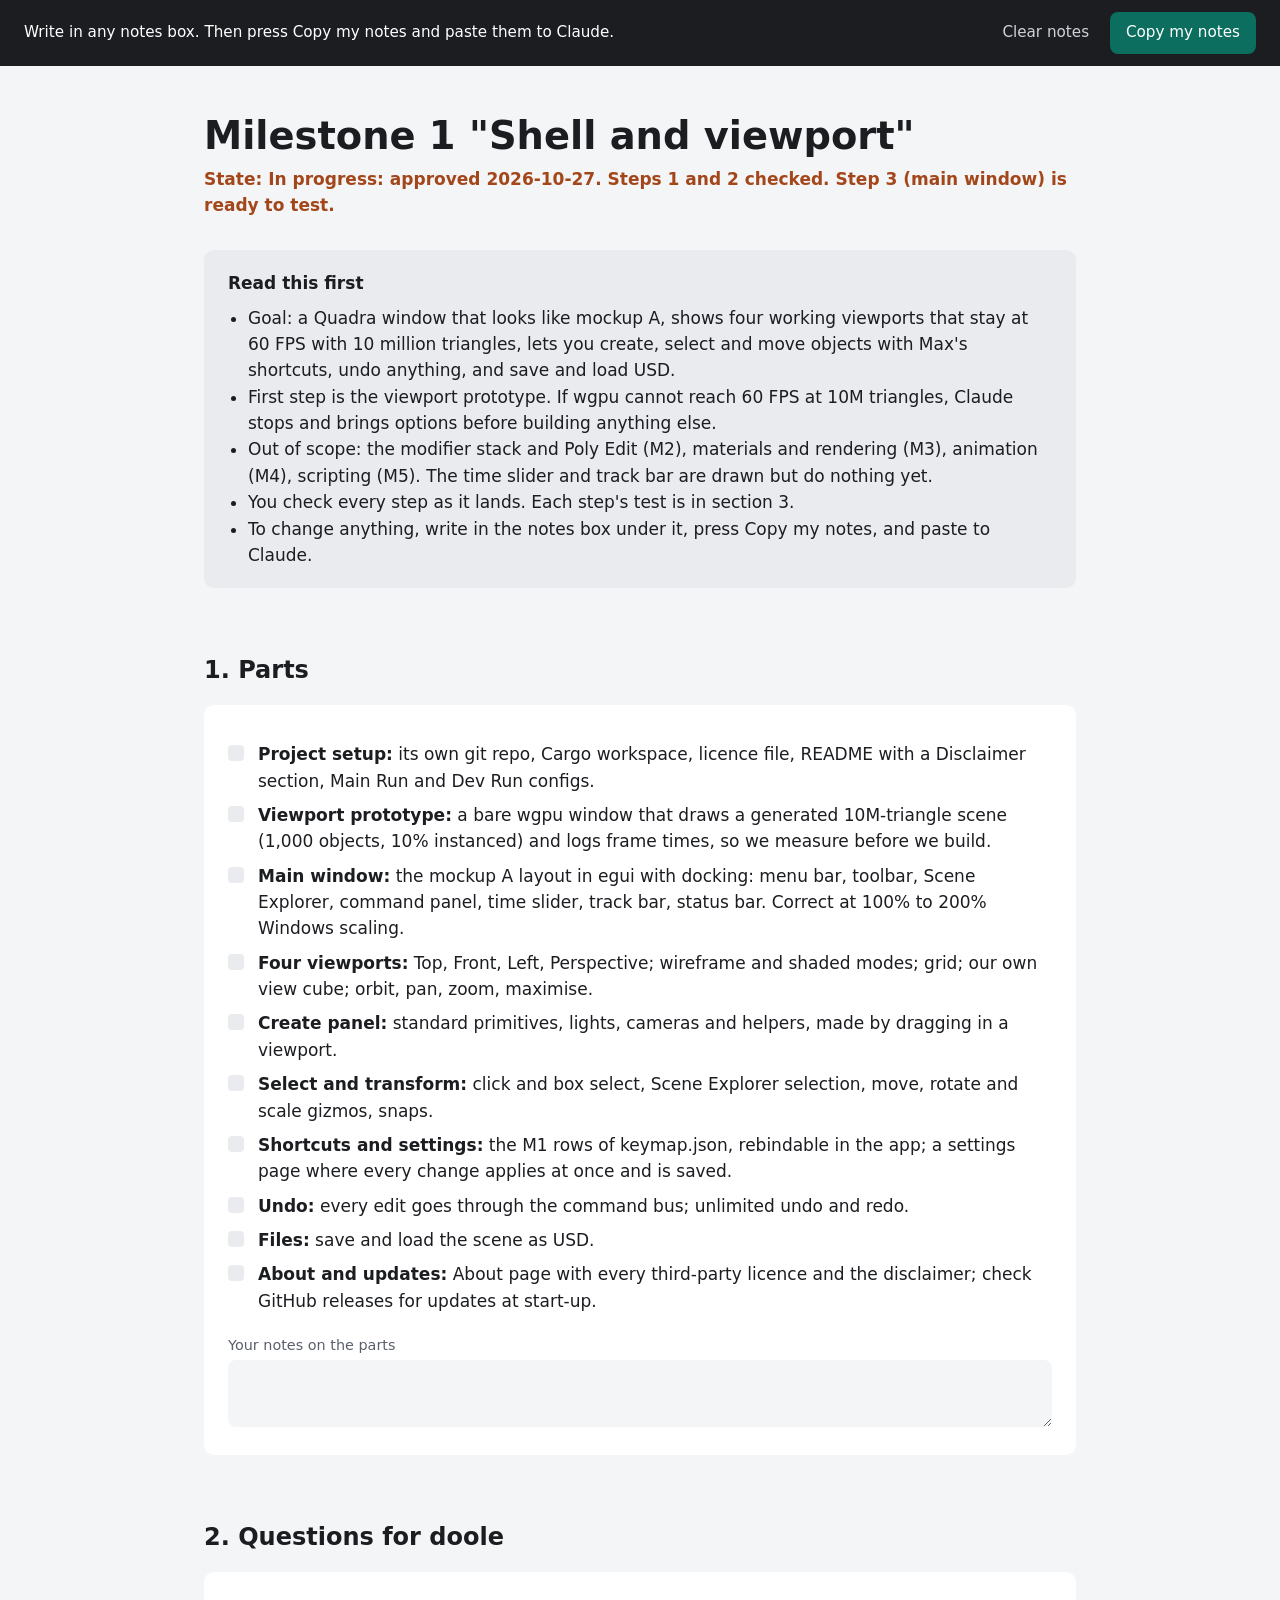
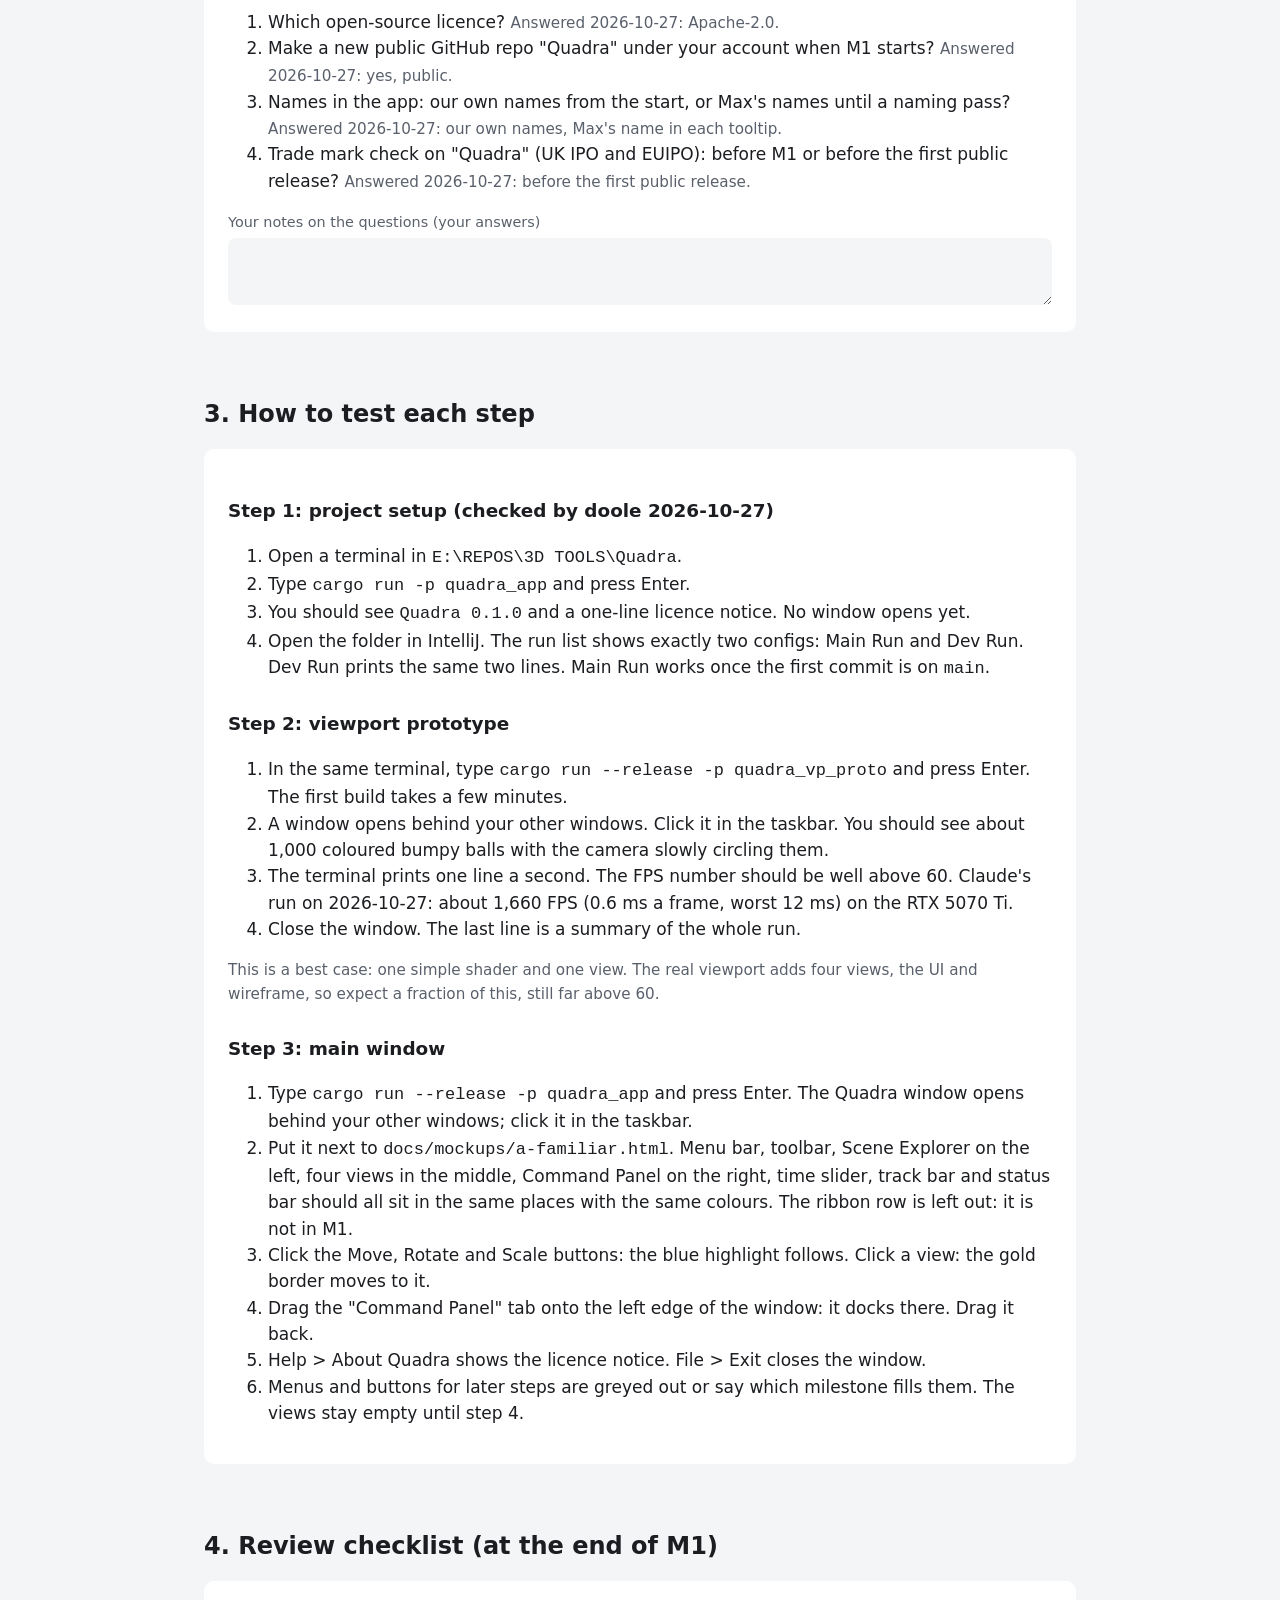
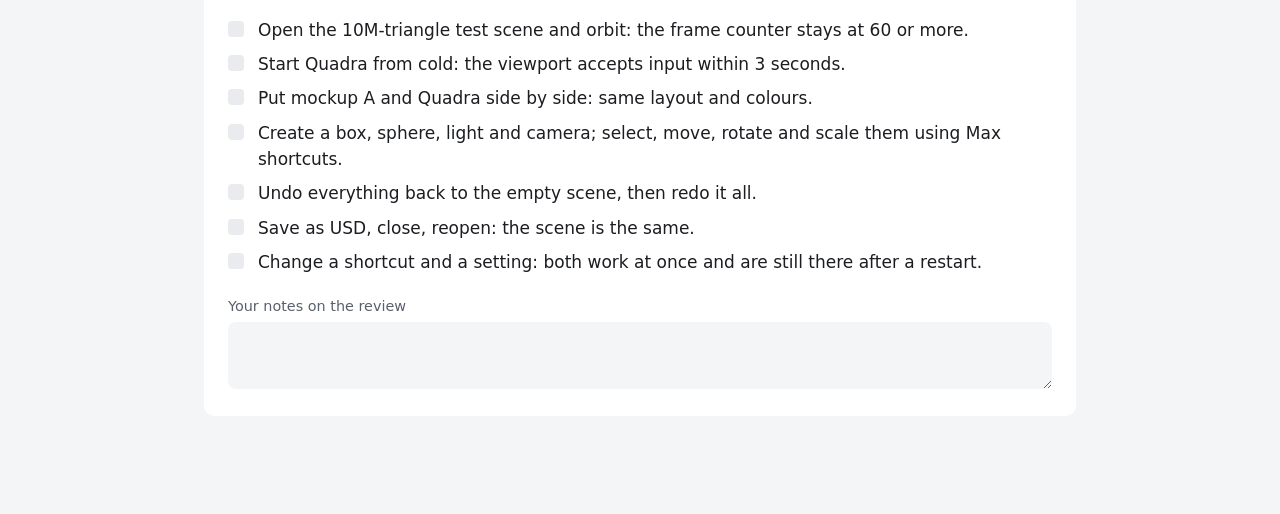
<file: docs/milestone-1-guide.html>
<!doctype html>
<html lang="en-GB">
<head>
<meta charset="utf-8">
<meta name="viewport" content="width=device-width, initial-scale=1">
<title>Quadra: milestone 1 guide</title>
<style>
  :root { --ground: #f4f5f6; --surface: #ffffff; --raised: #e9ebee; --ink: #1b1d21; --soft: #5a606b; --accent: #0b6e5f; --warn: #a3471b; }
  * { box-sizing: border-box; }
  body { margin: 0; background: var(--ground); color: var(--ink); font: 17px/1.55 "Segoe UI", system-ui, sans-serif; }
  main { max-width: 920px; margin: 0 auto; padding: 48px 24px 96px; }
  h1 { font-size: 2.4rem; line-height: 1.15; margin: 0 0 8px; }
  h2 { font-size: 1.5rem; margin: 64px 0 16px; }
  h3 { font-size: 1.15rem; margin: 28px 0 8px; }
  p { margin: 0 0 12px; }
  .status { color: var(--warn); font-weight: 600; margin-bottom: 32px; }
  .box { background: var(--surface); border-radius: 10px; padding: 20px 24px; margin: 16px 0; }
  .first { background: var(--raised); }
  .first ul { margin: 8px 0 0; padding-left: 20px; }
  table { width: 100%; border-collapse: collapse; background: var(--surface); border-radius: 10px; overflow: hidden; font-size: 0.95rem; }
  th, td { text-align: left; vertical-align: top; padding: 10px 14px; }
  th { background: var(--raised); }
  tr:nth-child(even) td { background: #f8f9fa; }
  .ms-head { display: flex; justify-content: space-between; gap: 16px; align-items: baseline; flex-wrap: wrap; }
  .ms-head h3 { margin: 0; }
  .state { color: var(--soft); font-weight: 600; }
  .state.now { color: var(--accent); }
  .state.done { color: var(--soft); text-decoration: line-through; }
  ul.check { list-style: none; padding: 0; margin: 12px 0 0; }
  ul.check li { padding: 4px 0 4px 30px; position: relative; }
  ul.check li::before { content: ""; position: absolute; left: 0; top: 8px; width: 16px; height: 16px; border-radius: 4px; background: var(--raised); }
  ul.check li.ticked::before { background: var(--accent); }
  ul.check li.ticked { color: var(--soft); }
  .why { color: var(--soft); font-size: 0.95rem; }
  ol.pillars li { margin-bottom: 10px; }
  .notes { margin-top: 16px; }
  .notes label { display: block; font-size: 0.9rem; color: var(--soft); margin-bottom: 4px; }
  .notes textarea { width: 100%; min-height: 64px; padding: 10px 12px; border: 0; border-radius: 8px; background: var(--ground); color: var(--ink); font: inherit; font-size: 0.95rem; resize: vertical; }
  .notes textarea:focus { outline: 2px solid var(--accent); }
  .bar { position: sticky; top: 0; z-index: 2; background: var(--ink); color: #fff; padding: 12px 24px; display: flex; gap: 16px; align-items: center; justify-content: space-between; flex-wrap: wrap; }
  .bar span { font-size: 0.95rem; }
  .bar button { background: var(--accent); color: #fff; border: 0; border-radius: 8px; padding: 9px 16px; font: inherit; font-size: 0.95rem; cursor: pointer; }
  .bar button.plain { background: transparent; color: #cfd3d9; }
  nav { margin: 24px 0 0; color: var(--soft); font-size: 0.95rem; }
  nav a { color: var(--accent); margin-right: 14px; white-space: nowrap; }
</style>
</head>
<body>

<div class="bar">
  <span>Write in any notes box. Then press Copy my notes and paste them to Claude.</span>
  <span><button class="plain" id="clear">Clear notes</button> <button id="copy">Copy my notes</button></span>
</div>

<main>
<h1>Milestone 1 "Shell and viewport"</h1>
<p class="status">State: In progress: approved 2026-10-27. Steps 1 and 2 checked. Step 3 (main window) is ready to test.</p>

<div class="box first">
  <strong>Read this first</strong>
  <ul>
    <li>Goal: a Quadra window that looks like mockup A, shows four working viewports that stay at 60 FPS with 10 million triangles, lets you create, select and move objects with Max's shortcuts, undo anything, and save and load USD.</li>
    <li>First step is the viewport prototype. If wgpu cannot reach 60 FPS at 10M triangles, Claude stops and brings options before building anything else.</li>
    <li>Out of scope: the modifier stack and Poly Edit (M2), materials and rendering (M3), animation (M4), scripting (M5). The time slider and track bar are drawn but do nothing yet.</li>
    <li>You check every step as it lands. Each step's test is in section 3.</li>
    <li>To change anything, write in the notes box under it, press Copy my notes, and paste to Claude.</li>
  </ul>
</div>

<h2>1. Parts</h2>
<div class="box">
  <ul class="check">
    <li><strong>Project setup:</strong> its own git repo, Cargo workspace, licence file, README with a Disclaimer section, Main Run and Dev Run configs.</li>
    <li><strong>Viewport prototype:</strong> a bare wgpu window that draws a generated 10M-triangle scene (1,000 objects, 10% instanced) and logs frame times, so we measure before we build.</li>
    <li><strong>Main window:</strong> the mockup A layout in egui with docking: menu bar, toolbar, Scene Explorer, command panel, time slider, track bar, status bar. Correct at 100% to 200% Windows scaling.</li>
    <li><strong>Four viewports:</strong> Top, Front, Left, Perspective; wireframe and shaded modes; grid; our own view cube; orbit, pan, zoom, maximise.</li>
    <li><strong>Create panel:</strong> standard primitives, lights, cameras and helpers, made by dragging in a viewport.</li>
    <li><strong>Select and transform:</strong> click and box select, Scene Explorer selection, move, rotate and scale gizmos, snaps.</li>
    <li><strong>Shortcuts and settings:</strong> the M1 rows of keymap.json, rebindable in the app; a settings page where every change applies at once and is saved.</li>
    <li><strong>Undo:</strong> every edit goes through the command bus; unlimited undo and redo.</li>
    <li><strong>Files:</strong> save and load the scene as USD.</li>
    <li><strong>About and updates:</strong> About page with every third-party licence and the disclaimer; check GitHub releases for updates at start-up.</li>
  </ul>
  <div class="notes" data-key="parts"><label>Your notes on the parts</label><textarea></textarea></div>
</div>

<h2>2. Questions for doole</h2>
<div class="box">
  <ol>
    <li>Which open-source licence? <span class="why">Answered 2026-10-27: Apache-2.0.</span></li>
    <li>Make a new public GitHub repo "Quadra" under your account when M1 starts? <span class="why">Answered 2026-10-27: yes, public.</span></li>
    <li>Names in the app: our own names from the start, or Max's names until a naming pass? <span class="why">Answered 2026-10-27: our own names, Max's name in each tooltip.</span></li>
    <li>Trade mark check on "Quadra" (UK IPO and EUIPO): before M1 or before the first public release? <span class="why">Answered 2026-10-27: before the first public release.</span></li>
  </ol>
  <div class="notes" data-key="questions"><label>Your notes on the questions (your answers)</label><textarea></textarea></div>
</div>

<h2>3. How to test each step</h2>
<div class="box">
  <h3>Step 1: project setup (checked by doole 2026-10-27)</h3>
  <ol>
    <li>Open a terminal in <code>E:\REPOS\3D TOOLS\Quadra</code>.</li>
    <li>Type <code>cargo run -p quadra_app</code> and press Enter.</li>
    <li>You should see <code>Quadra 0.1.0</code> and a one-line licence notice. No window opens yet.</li>
    <li>Open the folder in IntelliJ. The run list shows exactly two configs: Main Run and Dev Run. Dev Run prints the same two lines. Main Run works once the first commit is on <code>main</code>.</li>
  </ol>
  <h3>Step 2: viewport prototype</h3>
  <ol>
    <li>In the same terminal, type <code>cargo run --release -p quadra_vp_proto</code> and press Enter. The first build takes a few minutes.</li>
    <li>A window opens behind your other windows. Click it in the taskbar. You should see about 1,000 coloured bumpy balls with the camera slowly circling them.</li>
    <li>The terminal prints one line a second. The FPS number should be well above 60. Claude's run on 2026-10-27: about 1,660 FPS (0.6 ms a frame, worst 12 ms) on the RTX 5070 Ti.</li>
    <li>Close the window. The last line is a summary of the whole run.</li>
  </ol>
  <p class="why">This is a best case: one simple shader and one view. The real viewport adds four views, the UI and wireframe, so expect a fraction of this, still far above 60.</p>
  <h3>Step 3: main window</h3>
  <ol>
    <li>Type <code>cargo run --release -p quadra_app</code> and press Enter. The Quadra window opens behind your other windows; click it in the taskbar.</li>
    <li>Put it next to <code>docs/mockups/a-familiar.html</code>. Menu bar, toolbar, Scene Explorer on the left, four views in the middle, Command Panel on the right, time slider, track bar and status bar should all sit in the same places with the same colours. The ribbon row is left out: it is not in M1.</li>
    <li>Click the Move, Rotate and Scale buttons: the blue highlight follows. Click a view: the gold border moves to it.</li>
    <li>Drag the "Command Panel" tab onto the left edge of the window: it docks there. Drag it back.</li>
    <li>Help &gt; About Quadra shows the licence notice. File &gt; Exit closes the window.</li>
    <li>Menus and buttons for later steps are greyed out or say which milestone fills them. The views stay empty until step 4.</li>
  </ol>
</div>

<h2>4. Review checklist (at the end of M1)</h2>
<div class="box">
  <ul class="check">
    <li>Open the 10M-triangle test scene and orbit: the frame counter stays at 60 or more.</li>
    <li>Start Quadra from cold: the viewport accepts input within 3 seconds.</li>
    <li>Put mockup A and Quadra side by side: same layout and colours.</li>
    <li>Create a box, sphere, light and camera; select, move, rotate and scale them using Max shortcuts.</li>
    <li>Undo everything back to the empty scene, then redo it all.</li>
    <li>Save as USD, close, reopen: the scene is the same.</li>
    <li>Change a shortcut and a setting: both work at once and are still there after a restart.</li>
  </ul>
  <div class="notes" data-key="review"><label>Your notes on the review</label><textarea></textarea></div>
</div>
</main>

<script>
  const KEY = "quadra-milestone-1-notes";
  const saved = JSON.parse(localStorage.getItem(KEY) || "{}");
  const boxes = [...document.querySelectorAll(".notes")];
  for (const box of boxes) {
    const area = box.querySelector("textarea");
    area.value = saved[box.dataset.key] || "";
    area.addEventListener("input", () => {
      saved[box.dataset.key] = area.value;
      localStorage.setItem(KEY, JSON.stringify(saved));
    });
  }
  document.getElementById("copy").addEventListener("click", async (e) => {
    const lines = boxes
      .filter((b) => b.querySelector("textarea").value.trim())
      .map((b) => `[${b.querySelector("label").textContent.replace("Your notes on ", "")}]\n${b.querySelector("textarea").value.trim()}`);
    const text = lines.length ? "Milestone 1 notes:\n\n" + lines.join("\n\n") : "Milestone 1 notes: none";
    await navigator.clipboard.writeText(text);
    e.target.textContent = "Copied";
    setTimeout(() => (e.target.textContent = "Copy my notes"), 1500);
  });
  document.getElementById("clear").addEventListener("click", () => {
    if (!confirm("Clear all your notes on this page?")) return;
    localStorage.removeItem(KEY);
    for (const b of boxes) b.querySelector("textarea").value = "";
    for (const k in saved) delete saved[k];
  });
</script>
</body>
</html>
</file>
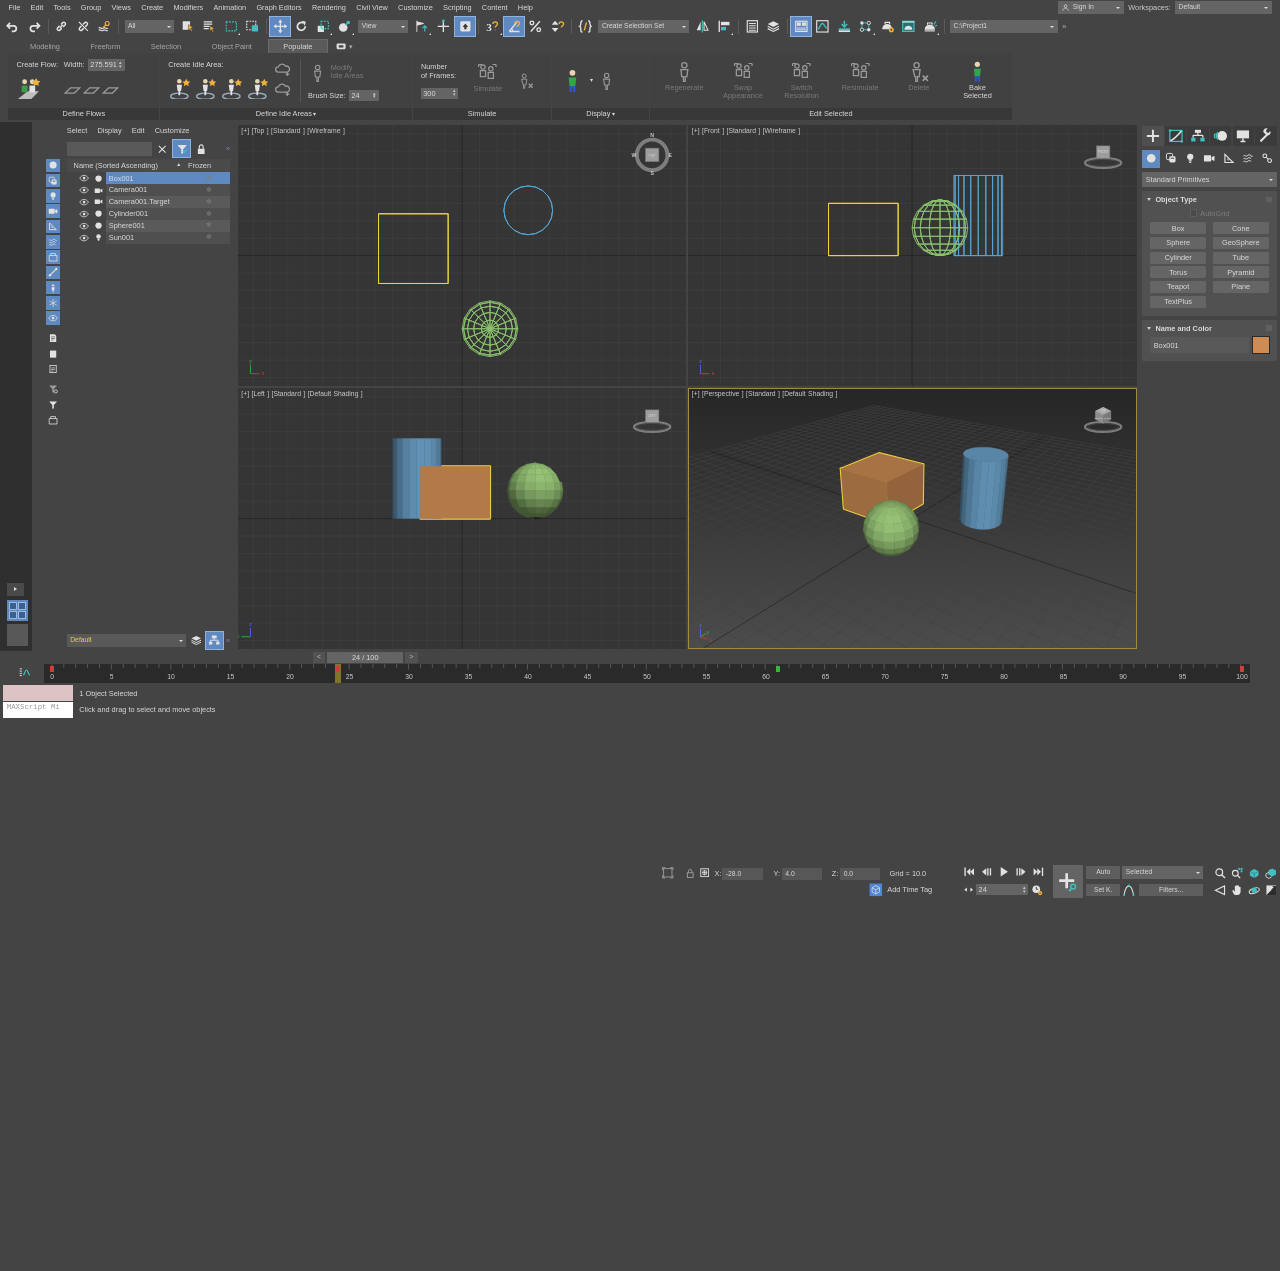
<file: docs/mockups/a-familiar.html>
<!doctype html>
<html lang="en">
<head>
<meta charset="utf-8">
<title>Quadra mockup A: Max layout</title>
<style>
:root{--ui:#444444;--strip:#2f2f2f;--rib:#414141;--ribt:#383838;--row1:#4f4f4f;--row2:#5a5a5a;--ro:#515151;--btn:#656565;--fld:#595959;--fld2:#646464;--trk:#2a2a2a;--ink:#dcdcdc;--dim:#8c8c8c;--on:#5f8ac1;--vp:#353535;--act:#a58c3c}
*{box-sizing:border-box}
html{background:#444444}
body{margin:0;zoom:.85;width:2259px;height:1271px;background:var(--ui);color:var(--ink);font:13px/1.25 "Segoe UI",Tahoma,sans-serif;display:grid;grid-template-rows:27px 39px 150px 1fr 24px 33px 66px;overflow:hidden;user-select:none}
.ic{width:26px;height:26px;display:block}
.menu{display:flex;align-items:center;padding:0 6px}
.menu>span{padding:2px 9px}
.menu .r{margin-left:auto;display:flex;align-items:center;gap:8px}
.dd{display:inline-flex;align-items:center;justify-content:space-between;background:var(--fld2);height:22px;padding:0 6px;gap:10px;font-size:12px}
.dd::after{content:"";border:4px solid transparent;border-top:5px solid #ddd;margin-top:5px}
.dd.nodrop::after{display:none}
.tb{display:flex;align-items:center;padding:0 4px;gap:2px}
.tb .b{width:36px;height:34px}
.b{width:34px;height:34px;display:grid;place-items:center;position:relative;flex:none}
.b.on{background:var(--on);outline:1px solid #8fb2e0;outline-offset:-1px}
.b.fly::after{content:"";position:absolute;right:2px;bottom:2px;border:3px solid transparent;border-right-color:#ddd;border-bottom-color:#ddd}
.sep{width:1px;height:26px;background:#5a5a5a;margin:0 4px;flex:none}
.rib{display:grid;grid-template-rows:27px 1fr;padding:0 0 0 15px}
.rtabs{display:flex;align-items:flex-end;gap:2px;padding-left:12px}
.rtabs span{padding:3px 26px;color:#a8a8a8}
.rtabs .on{background:#5a5a5a;color:var(--ink);border:1px solid #6a6a6a;border-bottom:0}
.rtabs .mini{padding:3px 12px;display:flex;align-items:center;gap:4px}
.rpan{display:flex;gap:2px;background:var(--ui);padding-bottom:4px}
.pn{background:var(--rib);display:grid;grid-template-rows:1fr 22px}
.pn .t{background:var(--ribt);text-align:center;line-height:22px;color:var(--ink)}
.pn .t.dd2::after{content:" ▾";font-size:10px}
.pn .c{display:flex;align-items:flex-start;gap:10px;padding:0 14px;align-self:center}
.lbl2{display:flex;flex-direction:column;gap:6px}
.lbl2>span{height:22px;display:flex;align-items:center;gap:6px}
.lbl2>.row48{height:48px}
.spin{display:inline-flex;align-items:center;background:var(--fld2);padding:0 4px;height:20px;min-width:62px;justify-content:space-between;gap:4px}
.spin::after{content:"▴▾";font-size:8px;line-height:7px;width:6px;word-break:break-all;color:#ccc}
.big{display:flex;flex-direction:column;align-items:center;gap:2px;width:84px;text-align:center;line-height:1.15}
.big.dis{color:#7a7a7a}
.big .ic{width:40px;height:40px}
.vsep{width:1px;align-self:stretch;background:#555;margin:0 4px}
.main{display:grid;grid-template-columns:56px 360px 1fr 249px;min-height:0}
.lay{background:var(--strip);position:relative}
.lay .tab{position:absolute;left:12px;bottom:96px;width:30px;height:24px;background:#4a4a4a;display:grid;place-items:center}
.lay .tab::after{content:"";border:5px solid transparent;border-left:7px solid #ddd;margin-left:6px}
.lay .thumb{position:absolute;left:12px;bottom:52px;width:38px;height:38px;background:var(--on);padding:4px;display:grid;grid-template-columns:1fr 1fr;gap:2px}
.lay .thumb i{background:#3d5f8d;border:1px solid #9cb9df}
.lay .thumb2{position:absolute;left:12px;bottom:8px;width:38px;height:38px;background:#585858}
.exp{display:grid;grid-template-rows:30px 34px 1fr 36px;padding:0 10px 0 26px;min-height:0}
.exp .m{display:flex;gap:18px;align-items:center;padding-left:36px}
.srch{display:flex;align-items:center;gap:8px;padding-left:36px}
.srch .f{width:150px;height:24px;background:var(--fld)}
.exp>*{min-width:0}
.tbl{display:grid;grid-template-columns:28px 1fr;min-height:0}
.cats{display:flex;flex-direction:column;gap:3px}
.cats span{width:24px;height:24px;display:grid;place-items:center}
.cats .on{background:var(--on)}
.cats .gap{height:6px}
.list{background:var(--ui);margin-left:8px}
.hd{display:grid;grid-template-columns:1fr 80px;background:#4a4a4a;height:24px;align-items:center}
.hd span{padding-left:6px}
.hd span:first-child{display:flex;justify-content:space-between;padding-right:6px}
.r{display:grid;grid-template-columns:22px 26px 22px 1fr 80px;height:21px;align-items:center}
.r .n,.r .fz{height:21px;display:flex;align-items:center;padding-left:4px}
.r:nth-child(even) .n,.r:nth-child(even) .fz{background:var(--row1)}
.r:nth-child(odd) .n,.r:nth-child(odd) .fz{background:var(--row2)}
.r.sel .n,.r.sel .fz{background:var(--on)!important}
.r .fz{justify-content:center;color:#7d7d7d;font-size:12px}
.foot{display:flex;align-items:center;gap:6px;padding-left:36px}
.foot .dd{width:226px;color:#e8d84a;background:var(--fld)}
.vps{display:grid;grid-template-columns:1fr 1fr;grid-template-rows:1fr 1fr;gap:4px;padding:4px 4px 2px;min-height:0}
.view{position:relative;background:var(--vp);overflow:hidden}
.view.p{background:linear-gradient(#262626,#4c4c4c)}
.view.act::after{content:"";position:absolute;inset:0;border:2px solid var(--act);pointer-events:none}
.view svg{position:absolute;inset:0}
.vl{position:absolute;left:6px;top:4px;font-size:12px;color:#cdcdcd;word-spacing:1px}
.view svg.cube{inset:auto;right:12px;top:10px;width:110px;height:96px}
.cmd{display:flex;flex-direction:column;padding:6px 6px 0 6px;min-height:0}
.ct{display:grid;grid-template-columns:repeat(6,1fr);gap:2px}
.ct span{height:36px;background:#3b3b3b;display:grid;place-items:center}
.ct .on{background:#4f4f4f}
.cc{display:flex;justify-content:space-between;padding:6px 0}
.cc span{width:32px;height:32px;display:grid;place-items:center}
.cc .on{background:var(--on)}
.cmd>.dd{height:26px;margin:2px 0 8px;font-size:13px;background:var(--fld2)}
.ro{background:var(--ro);margin:0 0 8px;border-radius:2px}
.roh{display:flex;align-items:center;gap:8px;padding:6px 8px;font-weight:700}
.roh::before{content:"";border:4px solid transparent;border-top:6px solid #ccc;margin-top:4px}
.roh i{margin-left:auto;width:10px;height:10px;background:#5f5f5f}
.rob{padding:2px 14px 14px}
.ck{display:flex;align-items:center;gap:6px;color:#7d7d7d;justify-content:center;margin-bottom:8px}
.ck b{width:13px;height:13px;background:#4a4a4a;border:1px solid #5d5d5d}
.g2{display:grid;grid-template-columns:1fr 1fr;gap:5px 12px}
.g2 span{background:var(--btn);height:21px;display:grid;place-items:center;border-radius:2px}
.nc{display:flex;gap:6px}
.nc span{flex:1;height:28px;background:var(--fld);display:flex;align-items:center;padding-left:6px}
.nc i{width:28px;height:28px;background:#cd8c54;outline:1px solid #2a2a2a}
.ts{display:flex;align-items:center;gap:3px;padding:0 46px 0 10px;position:relative}
.ts .a{width:22px;height:20px;background:#525252;display:grid;place-items:center;color:#bbb;font-size:12px}
.ts .thw{position:absolute;left:calc(10px + 24%);display:flex;gap:3px}
.ts .th{width:135px;height:20px;background:var(--fld2);display:grid;place-items:center}
.ts .rest{flex:1;height:20px}
.tk{display:grid;grid-template-columns:10px 68px 1fr 53px}
.tk .cv{grid-column:2;display:grid;place-items:center}
.tk .bar{background:var(--trk);position:relative;overflow:hidden}
.tk .tl{position:absolute;left:0;right:0;top:0;height:13px}
.tk .n{position:absolute;bottom:2px;font-size:12px;transform:translateX(-50%);color:#cfcfcf}
.tk .cur{position:absolute;top:0;bottom:0;width:9px;background:#8a7d2a;opacity:.9}
.tk .k{position:absolute;top:3px;width:6px;height:11px}
.st{display:flex;align-items:stretch;padding:4px 0 4px 6px}
.mx{width:122px;display:grid;grid-template-rows:1fr 1fr;gap:2px}
.mx div{background:#dcc4c4}
.mx div+div{background:#fff;color:#9a9a9a;font:13px Consolas,monospace;padding:2px 6px}
.msg{width:600px;display:grid;grid-template-rows:1fr 1fr;padding-left:12px}
.msg span{display:flex;align-items:center}
.abs{position:absolute;display:flex;align-items:center}
</style>
</head>
<body>
<div class="menu">
  <span>File</span><span>Edit</span><span>Tools</span><span>Group</span><span>Views</span><span>Create</span><span>Modifiers</span><span>Animation</span><span>Graph Editors</span><span>Rendering</span><span>Civil View</span><span>Customize</span><span>Scripting</span><span>Content</span><span>Help</span>
  <span class="r"><span class="dd" style="width:116px" id="sign"></span><span style="color:#cfcfcf">Workspaces:</span><span class="dd" style="width:170px">Default</span></span>
</div>
<div class="tb" id="tb"></div>
<div class="rib">
  <div class="rtabs"><span>Modeling</span><span>Freeform</span><span>Selection</span><span>Object Paint</span><span class="on">Populate</span><span class="mini" id="ribmini"></span></div>
  <div class="rpan">
    <div class="pn" style="width:266px"><div class="c"><div class="lbl2"><span>Create Flow:</span><span class="row48" id="f1"></span></div><div class="lbl2"><span>Width: <span class="spin">275.591</span></span><span class="row48" id="f2" style="gap:4px"></span></div></div><div class="t">Define Flows</div></div>
    <div class="pn" style="width:444px"><div class="c"><div class="lbl2"><span>Create Idle Area:</span><span class="row48" id="f3"></span></div><div id="f4" style="display:flex;flex-direction:column;gap:6px;padding-top:4px"></div><div class="vsep"></div><div class="lbl2"><span class="big dis row48" style="flex-direction:row;width:auto;gap:6px;text-align:left;height:48px" id="f5"></span><span>Brush Size: <span class="spin" style="min-width:52px">24</span></span></div></div><div class="t dd2">Define Idle Areas</div></div>
    <div class="pn" style="width:244px"><div class="c"><div class="lbl2"><span style="height:40px;line-height:1.2">Number<br>of Frames:</span><span><span class="spin" style="width:66px">300</span></span></div><div class="big dis" id="f6"></div><div id="f7" style="align-self:center"></div></div><div class="t">Simulate</div></div>
    <div class="pn" style="width:170px"><div class="c" id="f8"></div><div class="t dd2">Display</div></div>
    <div class="pn" style="width:639px"><div class="c" id="f9" style="justify-content:space-around"></div><div class="t">Edit Selected</div></div>
  </div>
</div>
<div class="main">
  <div class="lay"><div class="tab"></div><div class="thumb"><i></i><i></i><i></i><i></i></div><div class="thumb2"></div></div>
  <div class="exp">
    <div class="m"><span>Select</span><span>Display</span><span>Edit</span><span>Customize</span></div>
    <div class="srch"><span class="f"></span><span id="sx" style="display:flex;align-items:center;gap:8px;flex:1"></span></div>
    <div class="tbl">
      <div class="cats" id="cats"></div>
      <div class="list">
        <div class="hd"><span><span>Name (Sorted Ascending)</span><span style="font-size:9px">▲</span></span><span>Frozen</span></div>
        <div id="rows"></div>
      </div>
    </div>
    <div class="foot"><span class="dd">Default</span><span id="ft" style="display:flex;align-items:center;gap:6px;flex:1"></span></div>
  </div>
  <div class="vps">
    <div class="view" data-vp="top"><span class="vl">[+] [Top ] [Standard ] [Wireframe ]</span><svg class="cube" data-cube="top"></svg></div>
    <div class="view" data-vp="front"><span class="vl">[+] [Front ] [Standard ] [Wireframe ]</span><svg class="cube" data-cube="front"></svg></div>
    <div class="view" data-vp="left" data-shade><span class="vl">[+] [Left ] [Standard ] [Default Shading ]</span><svg class="cube" data-cube="left"></svg></div>
    <div class="view p act" data-vp="persp" data-shade><span class="vl">[+] [Perspective ] [Standard ] [Default Shading ]</span><svg class="cube" data-cube="persp"></svg></div>
  </div>
  <div class="cmd">
    <div class="ct" id="ct"></div>
    <div class="cc" id="cc"></div>
    <span class="dd">Standard Primitives</span>
    <div class="ro"><div class="roh">Object Type<i></i></div>
      <div class="rob"><div class="ck"><b></b>AutoGrid</div>
        <div class="g2"><span>Box</span><span>Cone</span><span>Sphere</span><span>GeoSphere</span><span>Cylinder</span><span>Tube</span><span>Torus</span><span>Pyramid</span><span>Teapot</span><span>Plane</span><span>TextPlus</span></div>
      </div>
    </div>
    <div class="ro"><div class="roh">Name and Color<i></i></div>
      <div class="rob"><div class="nc"><span>Box001</span><i></i></div></div>
    </div>
  </div>
</div>
<div class="ts"><span class="rest"></span><span class="thw"><span class="a">&lt;</span><span class="th">24 / 100</span><span class="a">&gt;</span></span></div>
<div class="tk"><span></span><span class="cv" id="cv"></span><div class="bar" id="bar"><svg class="tl" id="ticks" preserveAspectRatio="none"></svg></div><span></span></div>
<div class="st">
  <div class="mx"><div></div><div>MAXScript Mi</div></div>
  <div class="msg"><span>1 Object Selected</span><span>Click and drag to select and move objects</span></div>
  <div style="position:absolute;right:0;bottom:0;width:1140px;height:66px">
  <div class="abs" style="left:47px;bottom:36px;gap:0" id="st1"></div>
  <div class="abs" style="left:142px;bottom:38px"><span>X:</span><span class="dd nodrop" style="position:absolute;left:14px;width:72px;background:#575757">-28.0</span><span style="position:absolute;left:104px">Y:</span><span class="dd nodrop" style="position:absolute;left:119px;width:70px;background:#575757">4.0</span><span style="position:absolute;left:207px">Z:</span><span class="dd nodrop" style="position:absolute;left:222px;width:70px;background:#575757">0.0</span><span style="position:absolute;left:309px;white-space:nowrap">Grid = 10.0</span></div>
  <div class="abs" style="left:415px;bottom:6px;gap:8px" id="st2"></div>
  <div style="position:absolute;left:580px;bottom:4px;display:grid;grid-template-rows:28px 28px;gap:4px" id="pb"></div>
  <div class="abs" style="left:740px;bottom:4px;gap:6px" id="keys"></div>
  <div style="position:absolute;left:1020px;bottom:4px;display:grid;grid-template-columns:repeat(4,28px);grid-template-rows:28px 28px;gap:2px 2px" id="nav"></div>
  </div>
</div>
<script>
// Fit the whole 2259x1271 layout into the window so the bottom bars are never cut off.
const fit=()=>document.body.style.zoom=Math.min(innerWidth/2259,innerHeight/1271);
fit();addEventListener('resize',fit);
</script>
<script src="vp.js"></script>
<script>
// Our own icon set, drawn to sit at Max's visual weight: light grey shapes with teal and amber accents.
const W='#e2e2e2',T='#3fc1c1',Y='#f0b23a',B='#4f86d8',G='#9a9a9a';
const I={
undo:`<path d="M9 7L4 12l5 5" stroke="${W}" stroke-width="3" fill="none"/><path d="M4 12h11a5 5 0 010 10h-3" stroke="${W}" stroke-width="3" fill="none"/>`,
redo:`<g transform="matrix(-1 0 0 1 26 0)"><path d="M9 7L4 12l5 5" stroke="${W}" stroke-width="3" fill="none"/><path d="M4 12h11a5 5 0 010 10h-3" stroke="${W}" stroke-width="3" fill="none"/></g>`,
link:`<path d="M11 15l4-4M9 13l-3 3a3 3 0 004 4l3-3M17 13l3-3a3 3 0 00-4-4l-3 3" stroke="${W}" stroke-width="2.6" fill="none" stroke-linecap="round"/>`,
unlink:`<path d="M9 13l-3 3a3 3 0 004 4l3-3M17 13l3-3a3 3 0 00-4-4l-3 3" stroke="${W}" stroke-width="2.6" fill="none" stroke-linecap="round"/><path d="M5 5l16 16" stroke="${W}" stroke-width="2"/>`,
bind:`<path d="M3 16c3-3 5 3 8 0s5 3 8 0M3 20c3-3 5 3 8 0s5 3 8 0" stroke="${W}" stroke-width="2" fill="none"/><circle cx="18" cy="8" r="3.5" stroke="${Y}" stroke-width="2" fill="none"/><path d="M15.5 10.5L11 15" stroke="${Y}" stroke-width="2"/>`,
selobj:`<rect x="3" y="4" width="13" height="15" fill="${W}"/><path d="M13 10l9 5-4 1 2 5-2 1-2-5-3 3z" fill="${Y}" stroke="#333" stroke-width=".8"/>`,
selname:`<path d="M3 5h15M3 9h15M3 13h11M3 17h9" stroke="${W}" stroke-width="2.4"/><path d="M14 12l8 5-3.5 1 2 4.5-1.8.8-2-4.5-2.7 2.7z" fill="${Y}" stroke="#333" stroke-width=".8"/>`,
rect:`<rect x="4" y="5" width="18" height="16" fill="none" stroke="${T}" stroke-width="2" stroke-dasharray="3 2"/>`,
win:`<rect x="3" y="4" width="16" height="15" fill="none" stroke="${W}" stroke-width="2" stroke-dasharray="3 2"/><rect x="12" y="11" width="11" height="11" fill="${T}"/>`,
move:`<path d="M13 2v22M2 13h22" stroke="${W}" stroke-width="2.4"/><path d="M13 1l-4 5h8zM13 25l-4-5h8zM1 13l5-4v8zM25 13l-5-4v8z" fill="${W}"/>`,
rot:`<path d="M20 13a7 7 0 11-3-5.7" stroke="${W}" stroke-width="3" fill="none"/><path d="M14 3l7 2-2 7z" fill="${W}"/>`,
scale:`<rect x="3" y="12" width="11" height="11" fill="${W}"/><rect x="9" y="4" width="13" height="13" fill="none" stroke="${T}" stroke-width="2" stroke-dasharray="3 2"/>`,
place:`<circle cx="11" cy="15" r="7.5" fill="${W}"/><path d="M15 11l6-6" stroke="${T}" stroke-width="3"/><circle cx="20" cy="6" r="3" fill="${T}"/>`,
pivot:`<path d="M5 3v20M5 5l12 3-12 3" fill="${W}" stroke="${W}" stroke-width="1.5"/><path d="M15 16l4-4 4 4M19 12v10" stroke="${T}" stroke-width="2" fill="none"/>`,
manip:`<path d="M13 3v20M3 13h20" stroke="${W}" stroke-width="2.4"/><circle cx="13" cy="3.5" r="2.5" fill="${T}"/><circle cx="13" cy="13" r="2" fill="${W}"/>`,
kbd:`<rect x="4" y="4" width="18" height="18" rx="2" fill="${W}"/><path d="M13 8l5 6h-3v4h-4v-4H8z" fill="#3a3a3a"/>`,
snap:`<text x="2" y="21" font-size="20" font-weight="700" fill="${W}" font-family="Segoe UI">3</text><path d="M14 9a4 4 0 118 0c0 3-4 3-4 6M18 19v1" stroke="${Y}" stroke-width="2.2" fill="none"/>`,
ang:`<path d="M4 22h18M4 22L17 6" stroke="${W}" stroke-width="2.6" fill="none"/><path d="M10 22a7 7 0 00-2-5" stroke="${W}" stroke-width="2" fill="none"/><path d="M14 8a4 4 0 118 0c0 3-4 3-4 6" stroke="${Y}" stroke-width="2.2" fill="none"/>`,
pct:`<path d="M5 22L21 4" stroke="${W}" stroke-width="2.6"/><circle cx="7" cy="7" r="3.2" stroke="${W}" stroke-width="2.4" fill="none"/><circle cx="19" cy="19" r="3.2" stroke="${W}" stroke-width="2.4" fill="none"/>`,
spin:`<path d="M9 3l-6 7h12zM9 23l-6-7h12z" fill="${W}"/><path d="M16 9a4 4 0 118 0c0 3-4 3-4 6" stroke="${Y}" stroke-width="2.2" fill="none"/>`,
nsel:`<path d="M8 3c-3 0-3 2-3 5s-2 5-2 5 2 0 2 5 0 5 3 5M18 3c3 0 3 2 3 5s2 5 2 5-2 0-2 5 0 5-3 5" stroke="${W}" stroke-width="2.4" fill="none"/><path d="M15 6l-4 14" stroke="${Y}" stroke-width="2.4"/>`,
mirror:`<path d="M13 2v22" stroke="${T}" stroke-width="2"/><path d="M10 5L3 20h7z" fill="${W}"/><path d="M16 5l7 15h-7z" fill="none" stroke="${W}" stroke-width="1.8"/>`,
align:`<path d="M4 3v20" stroke="${W}" stroke-width="2.4"/><rect x="7" y="5" width="15" height="6" fill="${W}"/><rect x="7" y="14" width="9" height="6" fill="${T}"/>`,
sexp:`<rect x="4" y="3" width="18" height="20" fill="none" stroke="${W}" stroke-width="2"/><path d="M7 8h12M7 12h12M7 16h12M7 20h12" stroke="${W}" stroke-width="1.8"/>`,
lexp:`<path d="M3 9l10-5 10 5-10 5z" fill="${W}"/><path d="M3 13l10 5 10-5M3 17l10 5 10-5" stroke="${W}" stroke-width="2" fill="none"/>`,
ribbon:`<rect x="3" y="4" width="20" height="18" fill="none" stroke="${W}" stroke-width="2"/><rect x="5" y="6" width="7" height="6" fill="${W}"/><rect x="14" y="6" width="7" height="6" fill="${W}"/><path d="M5 16h16M5 19h16" stroke="${W}" stroke-width="1.6"/>`,
curve:`<rect x="3" y="3" width="20" height="20" fill="none" stroke="${W}" stroke-width="2"/><path d="M5 18c4 0 4-10 8-10s4 8 8 8" stroke="${T}" stroke-width="2.4" fill="none"/>`,
sch:`<path d="M3 18h20" stroke="${T}" stroke-width="3"/><path d="M13 3v11M8 9l5 5 5-5" stroke="${T}" stroke-width="2.6" fill="none"/><rect x="3" y="20" width="20" height="3" fill="${W}"/>`,
mtl:`<circle cx="7" cy="7" r="3" fill="${W}"/><circle cx="19" cy="7" r="3" fill="none" stroke="${W}" stroke-width="1.6"/><circle cx="7" cy="19" r="3" fill="none" stroke="${W}" stroke-width="1.6"/><circle cx="19" cy="19" r="3" fill="${W}"/><path d="M10 7h6M7 10v6M19 10v6M10 19h6" stroke="${T}" stroke-width="1.6"/>`,
rset:`<path d="M4 18c0-6 4-9 9-9s8 3 8 9z" fill="${W}"/><path d="M9 9V6h8v3" stroke="${W}" stroke-width="2" fill="none"/><circle cx="20" cy="19" r="4.5" fill="${Y}"/><circle cx="20" cy="19" r="1.6" fill="#444"/>`,
rfw:`<rect x="2" y="3" width="22" height="20" fill="${T}"/><rect x="4" y="7" width="18" height="14" fill="#2b6f6f"/><path d="M6 19c0-5 3-7 7-7s7 2 7 7z" fill="${W}"/><path d="M2 5h22" stroke="${W}" stroke-width="1.5"/>`,
render:`<path d="M3 19c0-6 4-9 9-9s9 3 9 9z" fill="${W}"/><path d="M8 10V7h8v3" stroke="${W}" stroke-width="2" fill="none"/><path d="M19 10l4-6M21 13l4-2" stroke="${T}" stroke-width="2"/><path d="M3 21h18" stroke="${W}" stroke-width="2"/>`,
sign:`<circle cx="13" cy="9" r="4" fill="none" stroke="${W}" stroke-width="2"/><path d="M5 22c0-5 4-7 8-7s8 2 8 7" fill="none" stroke="${W}" stroke-width="2"/>`,
cpCreate:`<path d="M13 3v20M3 13h20" stroke="${W}" stroke-width="3.2"/>`,
cpModify:`<rect x="3" y="4" width="20" height="18" fill="none" stroke="${T}" stroke-width="2"/><path d="M4 21C9 19 17 11 22 5" stroke="${W}" stroke-width="2.6" fill="none"/><circle cx="3.5" cy="4" r="2" fill="${T}"/><circle cx="22.5" cy="22" r="2" fill="${T}"/>`,
cpHier:`<rect x="8" y="3" width="10" height="5" fill="${W}"/><path d="M13 8v4M5 12h16M5 12v4M21 12v4" stroke="${W}" stroke-width="2" fill="none"/><rect x="2" y="16" width="7" height="6" fill="${T}"/><rect x="17" y="16" width="7" height="6" fill="${T}"/>`,
cpMotion:`<circle cx="15" cy="13" r="8" fill="${W}"/><path d="M8 7a8 8 0 000 12M4 9a6 6 0 000 8" stroke="${T}" stroke-width="2" fill="none"/>`,
cpDisp:`<rect x="3" y="4" width="20" height="13" fill="${W}"/><path d="M9 22h8M13 17v5" stroke="${W}" stroke-width="2.4"/>`,
cpUtil:`<path d="M5 21l9-9" stroke="${W}" stroke-width="3.4" stroke-linecap="round"/><path d="M14 12a5 5 0 006-7l-3 3-3-1-1-3 3-3a5 5 0 00-7 6z" fill="${W}"/>`,
geo:`<circle cx="13" cy="13" r="9" fill="${W}"/>`,
shp:`<rect x="3" y="3" width="13" height="13" rx="3" fill="none" stroke="${W}" stroke-width="2"/><rect x="9" y="9" width="13" height="13" rx="3" fill="${W}"/><path d="M12 13h7" stroke="#444" stroke-width="2"/>`,
lgt:`<circle cx="13" cy="10" r="6.5" fill="${W}"/><path d="M10 17h6v3h-6zM11 21h4v2h-4z" fill="${W}"/>`,
cam:`<rect x="2" y="7" width="15" height="13" rx="1" fill="${W}"/><path d="M18 11l6-3v11l-6-3z" fill="${W}"/>`,
hlp:`<path d="M4 22V5l17 17z" fill="none" stroke="${W}" stroke-width="2.4"/><path d="M9 17v-4l4 4z" fill="${W}"/>`,
spw:`<path d="M3 8c3-3 5 3 8 0s5-3 8 0 3 0 3 0M3 14c3-3 5 3 8 0s5-3 8 0M3 20c3-3 5 3 8 0s5-3 8 0" stroke="${W}" stroke-width="2" fill="none"/>`,
sys:`<circle cx="8" cy="8" r="4" fill="none" stroke="${W}" stroke-width="2.2"/><circle cx="18" cy="18" r="4" fill="none" stroke="${W}" stroke-width="2.2"/><path d="M11 11l4 4" stroke="${W}" stroke-width="2.2"/>`,
x:`<path d="M6 6l14 14M20 6L6 20" stroke="${W}" stroke-width="2.2"/>`,
filt:`<path d="M3 4h20l-8 9v8l-4 2V13z" fill="${W}"/><path d="M14 17l3 3 6-7" stroke="${T}" stroke-width="2.4" fill="none"/>`,
lock:`<rect x="6" y="12" width="14" height="11" fill="${W}"/><path d="M9 12V8a4 4 0 018 0v4" stroke="${W}" stroke-width="2.4" fill="none"/>`,
eye:`<path d="M2 13c3-5 7-7 11-7s8 2 11 7c-3 5-7 7-11 7S5 18 2 13z" fill="none" stroke="${W}" stroke-width="2"/><circle cx="13" cy="13" r="3.5" fill="${W}"/>`,
snow:`<path d="M13 3v20M4 8l18 10M4 18L22 8" stroke="${W}" stroke-width="1.8"/>`,
layers:`<path d="M3 9l10-5 10 5-10 5z" fill="${W}"/><path d="M3 13l10 5 10-5M3 17l10 5 10-5" stroke="${W}" stroke-width="2" fill="none"/>`,
hier:`<rect x="8" y="3" width="10" height="6" fill="${W}"/><path d="M13 9v4M5 13h16M5 13v3M21 13v3" stroke="${W}" stroke-width="2" fill="none"/><rect x="2" y="16" width="7" height="6" fill="${W}"/><rect x="17" y="16" width="7" height="6" fill="${W}"/>`,
doc:`<path d="M5 3h12l4 4v16H5z" fill="${W}"/><path d="M8 10h10M8 14h10M8 18h6" stroke="#444" stroke-width="1.6"/>`,
sq:`<rect x="5" y="4" width="16" height="18" fill="${W}"/>`,
docb:`<rect x="5" y="4" width="16" height="18" fill="none" stroke="${W}" stroke-width="2"/><path d="M8 10h10M8 14h10M8 18h6" stroke="${W}" stroke-width="1.6"/>`,
fadd:`<path d="M3 4h20l-8 9v8l-4 2V13z" fill="${G}"/><circle cx="20" cy="19" r="4" fill="none" stroke="${W}" stroke-width="2"/>`,
f2:`<path d="M3 4h20l-8 9v8l-4 2V13z" fill="${W}"/>`,
cont:`<path d="M3 9h20v14H3zM7 9V4h12v5" fill="none" stroke="${W}" stroke-width="2"/>`,
bone:`<path d="M6 20L20 6" stroke="${W}" stroke-width="3"/><circle cx="5" cy="21" r="3" fill="${W}"/><circle cx="21" cy="5" r="3" fill="${W}"/>`,
person:`<circle cx="13" cy="6" r="3" fill="#e8d6b0"/><path d="M9 11h8l-1 8h-2v6h-2v-6h-2z" fill="${W}"/>`,
personG:`<circle cx="13" cy="5" r="3" fill="#e8d6b0"/><path d="M9 10h8l-1 9h-6z" fill="#2fa64a"/><path d="M10 19h6v6h-2.4v-4h-1.2v4H10z" fill="#2f55c8"/>`,
flow:`<path d="M2 24l10-8h12l-8 8z" fill="#bdbdbd"/><circle cx="9" cy="6" r="2.5" fill="#e8d6b0"/><path d="M6 10h6v7H6z" fill="#3aa04a"/><circle cx="17" cy="6" r="2.5" fill="#e8d6b0"/><path d="M14 10h6v7h-6z" fill="${W}"/><path d="M21 2l1.5 3 3 .5-2.2 2 .5 3-2.8-1.5-2.8 1.5.5-3-2.2-2 3-.5z" fill="${Y}"/>`,
ramp:`<path d="M2 20l8-8h14l-8 8z" fill="none" stroke="${G}" stroke-width="2"/>`,
idle:`<ellipse cx="13" cy="22" rx="10" ry="3.5" fill="none" stroke="#9ab" stroke-width="1.6"/><circle cx="13" cy="5" r="2.6" fill="#e8d6b0"/><path d="M10 9h6l-1 7h-1v5h-2v-5h-1z" fill="${W}"/><path d="M21 2l1.5 3 3 .5-2.2 2 .5 3-2.8-1.5-2.8 1.5.5-3-2.2-2 3-.5z" fill="${Y}"/>`,
cloud:`<path d="M5 17a4 4 0 010-8 6 6 0 0111-1 4 4 0 013 9z" fill="none" stroke="${G}" stroke-width="2"/><path d="M19 17v6M16 20h6" stroke="${G}" stroke-width="2"/>`,
ghost:`<circle cx="13" cy="6" r="3" fill="none" stroke="${G}" stroke-width="1.5"/><path d="M9 11h8l-1 8h-2v6h-2v-6h-2z" fill="none" stroke="${G}" stroke-width="1.5"/>`,
ghostx:`<circle cx="11" cy="6" r="3" fill="none" stroke="${G}" stroke-width="1.5"/><path d="M7 11h8l-1 8h-2v6h-2v-6H9z" fill="none" stroke="${G}" stroke-width="1.5"/><path d="M18 18l6 6M24 18l-6 6" stroke="${G}" stroke-width="2"/>`,
crowd:`<g fill="none" stroke="${G}" stroke-width="1.4"><circle cx="8" cy="7" r="2.5"/><path d="M5 11h6v7H5z"/><circle cx="17" cy="9" r="2.5"/><path d="M14 13h6v7h-6z"/></g><path d="M3 4h4M3 4v3M23 4h-4M23 4v3" stroke="${G}" stroke-width="1.4"/>`,
crv:`<path d="M3 5h4M3 9h4M3 13h4M3 17h4" stroke="${W}" stroke-width="1.6"/><path d="M9 16c3 0 3-9 6-9s3 9 6 9" stroke="${T}" stroke-width="2" fill="none"/>`,
iso:`<rect x="5" y="5" width="16" height="16" fill="none" stroke="${G}" stroke-width="1.8"/><path d="M3 3h5M3 3v5M23 3h-5M23 3v5M3 23h5M3 23v-5M23 23h-5M23 23v-5" stroke="${G}" stroke-width="1.8"/>`,
lock2:`<rect x="7" y="12" width="12" height="10" fill="none" stroke="${G}" stroke-width="2"/><path d="M9.5 12V8.5a3.5 3.5 0 017 0V12" stroke="${G}" stroke-width="2" fill="none"/>`,
abs:`<rect x="4" y="4" width="18" height="18" fill="none" stroke="${W}" stroke-width="2"/><path d="M13 7v12M7 13h12" stroke="${W}" stroke-width="2"/><rect x="9" y="9" width="8" height="8" fill="none" stroke="${W}" stroke-width="1.6"/>`,
tag:`<rect x="1" y="1" width="24" height="24" fill="${B}"/><path d="M6 9l7-4 7 4v8l-7 4-7-4zM6 9l7 4 7-4M13 13v8" stroke="${W}" stroke-width="1.5" fill="none"/>`,
p0:`<path d="M4 5v16" stroke="${W}" stroke-width="2.6"/><path d="M14 13l7-7v14zM7 13l7-7v14z" fill="${W}"/>`,
p1:`<path d="M4 13l8-7v14z" fill="${W}"/><path d="M15 6v14M20 6v14" stroke="${W}" stroke-width="2.6"/>`,
p2:`<path d="M7 4l14 9-14 9z" fill="${W}"/>`,
p3:`<path d="M6 6v14M11 6v14" stroke="${W}" stroke-width="2.6"/><path d="M22 13l-8-7v14z" fill="${W}"/>`,
p4:`<path d="M22 5v16" stroke="${W}" stroke-width="2.6"/><path d="M12 13L5 6v14zM19 13l-7-7v14z" fill="${W}"/>`,
mode:`<path d="M3 13l6-5v10zM23 13l-6-5v10z" fill="${W}"/>`,
tcfg:`<circle cx="11" cy="11" r="8" fill="${W}"/><path d="M11 6v5h4" stroke="#444" stroke-width="2" fill="none"/><circle cx="19" cy="19" r="4.5" fill="${Y}"/><circle cx="19" cy="19" r="1.5" fill="#444"/>`,
bigkey:`<path d="M18 4v28M4 18h28" stroke="${W}" stroke-width="5"/><circle cx="30" cy="29" r="4.5" fill="none" stroke="${T}" stroke-width="2.6"/><path d="M27 32l-5 5M24 35l2 2" stroke="${T}" stroke-width="2.6"/>`,
keyf:`<path d="M4 23c2-12 4-17 9-17s7 5 9 17" stroke="${W}" stroke-width="2" fill="none"/><rect x="11" y="3" width="4" height="4" fill="${T}"/><circle cx="4" cy="23" r="2" fill="${T}"/><circle cx="22" cy="23" r="2" fill="${T}"/>`,
zm:`<circle cx="11" cy="11" r="7" fill="none" stroke="${W}" stroke-width="2.6"/><path d="M16 16l7 7" stroke="${W}" stroke-width="3"/>`,
zma:`<circle cx="9" cy="13" r="6" fill="none" stroke="${W}" stroke-width="2.4"/><path d="M13 17l6 6" stroke="${W}" stroke-width="2.6"/><rect x="15" y="2" width="4" height="4" fill="${T}"/><rect x="20" y="2" width="4" height="4" fill="${T}"/><rect x="20" y="7" width="4" height="4" fill="${T}"/>`,
ze:`<path d="M13 4l9 5v9l-9 5-9-5V9z" fill="${T}"/><path d="M4 9l9 5 9-5M13 14v9" stroke="#2a7a7a" stroke-width="1.5" fill="none"/>`,
zea:`<path d="M15 3l8 4.5v8L15 20l-8-4.5v-8z" fill="${T}"/><path d="M8 11l-6 3.5v6l6 3.5 6-3.5" stroke="${W}" stroke-width="1.8" fill="none"/>`,
fov:`<path d="M3 13L22 4v18z" fill="none" stroke="${W}" stroke-width="2.4"/>`,
pan:`<path d="M8 23c-3-3-5-7-5-9 0-1.5 2-2 3-.5l2 3V5a1.5 1.5 0 013 0v7V3.5a1.5 1.5 0 013 0V12V4.5a1.5 1.5 0 013 0V13V7a1.5 1.5 0 013 0v9c0 4-3 7-7 7z" fill="${W}"/>`,
orbit:`<ellipse cx="13" cy="14" rx="11" ry="5" fill="none" stroke="${W}" stroke-width="2" transform="rotate(-20 13 14)"/><circle cx="13" cy="13" r="5.5" fill="${T}"/>`,
maxv:`<rect x="3" y="3" width="20" height="20" fill="${W}"/><path d="M3 23L23 3v20z" fill="#2c2c2c"/><path d="M14 12l7-7M16 5h5v5" stroke="#2c2c2c" stroke-width="2" fill="none"/>`
};
const sv=(n,sz=26,vb=26)=>`<svg class="ic" style="width:${sz}px;height:${sz}px" viewBox="0 0 ${vb} ${vb}">${I[n]}</svg>`;
const put=(id,html)=>document.getElementById(id).innerHTML=html;
const dd=(l,w)=>`<span class="dd" style="width:${w}px;margin:0 4px">${l}</span>`;
const tb=[['undo'],['redo'],'|',['link'],['unlink'],['bind'],'|',dd('All',88),['selobj'],['selname'],['rect','fly'],['win'],'|',['move','on'],['rot'],['scale','fly'],['place','fly'],dd('View',88),['pivot','fly'],['manip'],['kbd','on'],'|',['snap','fly'],['ang','on'],['pct'],['spin'],'|',['nsel'],dd('Create Selection Set',160),['mirror'],['align','fly'],'|',['sexp'],['lexp'],'|',['ribbon','on'],['curve'],['sch'],['mtl','fly'],['rset'],['rfw'],['render','fly'],'|',dd('C:\\Project1',190)];
put('tb',tb.map(x=>x==='|'?'<span class="sep"></span>':typeof x==='string'?x:`<span class="b ${x[1]||''}">${sv(x[0])}</span>`).join('')+'<span style="color:#bbb;margin-left:2px">»</span>');
put('sign',`<span style="display:flex;align-items:center;gap:4px">${sv('sign',16)}Sign In</span>`);
put('ribmini',`<svg width="18" height="12"><rect x="1" y="1" width="16" height="10" rx="2" fill="#ddd"/><rect x="5" y="4" width="8" height="4" fill="#444"/></svg>▾`);
put('f1',sv('flow',44));
put('f2',sv('ramp',30)+sv('ramp',30)+sv('ramp',30));
put('f3',['idle','idle','idle','idle'].map(n=>sv(n,40)).join(''));
put('f4',sv('cloud',30)+sv('cloud',30));
put('f5',sv('ghost',34)+'<span>Modify<br>Idle Areas</span>');
put('f6',sv('crowd',40)+'Simulate');
put('f7',sv('ghostx',30));
put('f8',`<div style="display:flex;gap:8px;align-items:center">${sv('personG',44)}<span style="font-size:10px">▾</span>${sv('ghost',34)}</div>`);
put('f9',[['Regenerate','ghost'],['Swap<br>Appearance','crowd'],['Switch<br>Resolution','crowd'],['Resimulate','crowd'],['Delete','ghostx'],['Bake<br>Selected','personG']].map(([l,n],i)=>`<div class="big ${i<5?'dis':''}">${sv(n,40)}${l}</div>`).join(''));
put('sx',`${sv('x',22)}<span class="b on" style="width:30px;height:30px">${sv('filt',22)}</span>${sv('lock',22)}<span style="color:#7f86c7;margin-left:auto">»</span>`);
const onCats=['geo','shp','lgt','cam','hlp','spw','cont','bone','person','snow','eye'];
put('cats',[...onCats,'|','doc','sq','docb','|','fadd','f2','cont'].map((n,i)=>n==='|'?'<span class="gap"></span>':`<span class="${i<onCats.length?'on':''}">${sv(n,18)}</span>`).join(''));
const objs=[['Box001','geo',1],['Camera001','cam'],['Camera001.Target','cam'],['Cylinder001','geo'],['Sphere001','geo'],['Sun001','lgt']];
put('rows',objs.map(([n,t,s])=>`<div class="r ${s?'sel':''}"><span></span><span>${sv('eye',18)}</span><span>${sv(t,16)}</span><span class="n">${n}</span><span class="fz">✻</span></div>`).join(''));
put('ft',sv('layers',22)+`<span class="b on" style="width:30px;height:30px">${sv('hier',22)}</span><span style="color:#7f86c7;margin-left:auto">»</span>`);
put('ct',[['cpCreate','on'],['cpModify'],['cpHier'],['cpMotion'],['cpDisp'],['cpUtil']].map(([n,c])=>`<span class="${c||''}">${sv(n,28)}</span>`).join(''));
put('cc',['geo','shp','lgt','cam','hlp','spw','sys'].map((n,i)=>`<span class="${i?'':'on'}">${sv(n,22)}</span>`).join(''));
put('cv',sv('crv',26));
put('st1',sv('iso',24)+'<span style="width:17px"></span>'+sv('lock2',22)+'<span style="width:4px"></span>'+sv('abs',20));
put('st2',sv('tag',24)+'Add Time Tag');
put('pb',`<div style="display:flex;gap:6px;align-items:center">${['p0','p1','p2','p3','p4'].map(n=>sv(n,24)).join('')}</div><div style="display:flex;gap:4px;align-items:center">${sv('mode',20)}<span class="spin" style="width:92px">24</span>${sv('tcfg',22)}</div>`);
put('keys',`<span style="width:52px;height:58px;background:#646464;display:grid;place-items:center">${sv('bigkey',38,40)}</span><div style="display:grid;grid-template-columns:60px 142px;grid-template-rows:27px 27px;gap:4px;align-items:center"><span class="dd nodrop" style="justify-content:center;background:#5e5e5e">Auto</span><span class="dd">Selected</span><span class="dd nodrop" style="justify-content:center;background:#5e5e5e">Set K.</span><span style="display:flex;gap:6px;align-items:center">${sv('keyf',24)}<span class="dd nodrop" style="flex:1;justify-content:center;background:#5e5e5e">Filters...</span></span></div>`);
put('nav',['zm','zma','ze','zea','fov','pan','orbit','maxv'].map(n=>`<span class="b" style="width:28px;height:28px">${sv(n,22)}</span>`).join(''));
const bar=document.getElementById('bar'),wpx=bar.clientWidth,F=100,fx=f=>f/F*(wpx-28)+14;
let tk='';for(let f=0;f<=F;f++){const x=fx(f).toFixed(1);tk+=`<line x1="${x}" y1="0" x2="${x}" y2="${f%5?7:10}" stroke="#7a7a7a"/>`;}
const tl=document.getElementById('ticks');tl.innerHTML=tk;tl.setAttribute('viewBox',`0 0 ${wpx} 13`);
for(let f=0;f<=F;f+=5)bar.insertAdjacentHTML('beforeend',`<span class="n" style="left:${fx(f)}px">${f}</span>`);
bar.insertAdjacentHTML('beforeend',`<span class="cur" style="left:${fx(24)-4}px"></span>`);
[[0,'#d23c3c'],[24,'#d23c3c'],[61,'#3cb43c'],[100,'#d23c3c']].forEach(([f,c])=>bar.insertAdjacentHTML('beforeend',`<span class="k" style="left:${fx(f)-3}px;background:${c}"></span>`));
document.querySelectorAll('[data-cube]').forEach(s=>{
  const n=s.dataset.cube;s.setAttribute('viewBox','0 0 110 96');
  if(n==='top'){s.innerHTML=`<circle cx="62" cy="44" r="27" fill="none" stroke="#8a8a8a" stroke-width="7" opacity=".85"/><rect x="50" y="32" width="24" height="24" fill="#9d9d9d" stroke="#6a6a6a"/><text x="62" y="47" font-size="6" fill="#d6d6d6" text-anchor="middle">TOP</text>${[['N',62,12],['S',62,80],['E',94,47],['W',30,47]].map(([t,x,y])=>`<text x="${x}" y="${y}" font-size="9" font-weight="700" fill="#cfcfcf" text-anchor="middle">${t}</text>`).join('')}`;return;}
  const ring=`<ellipse cx="62" cy="58" rx="32" ry="9" fill="none" stroke="#8a8a8a" stroke-width="4" opacity=".85"/><ellipse cx="62" cy="58" rx="27" ry="6" fill="none" stroke="#5a5a5a" stroke-width="1"/>`;
  if(n==='persp'){s.innerHTML=ring+`<path d="M48 30l14-7 14 7v15l-14 7-14-7z" fill="#8d8d8d"/><path d="M48 30l14-7 14 7-14 7z" fill="#a9a9a9"/><path d="M62 37v15l14-7V30z" fill="#7a7a7a"/><text x="62" y="32" font-size="5" fill="#ddd" text-anchor="middle">TOP</text><text x="54" y="45" font-size="4.5" fill="#ddd" text-anchor="middle">FRONT</text><text x="70" y="45" font-size="4.5" fill="#ddd" text-anchor="middle">RIGHT</text>`;return;}
  s.innerHTML=ring+`<rect x="50" y="28" width="24" height="22" fill="#9d9d9d" stroke="#6a6a6a"/><text x="62" y="41" font-size="5.5" fill="#dedede" text-anchor="middle">${n.toUpperCase()}</text>`;
});
drawViewports({grid:'#424242',gridMajor:'#1c1c1c',sel:'#f2dc3a',halo:'#f2dc3a',wire:['#e09b56','#5aa8d8','#8cc46e'],shade:[[205,140,84],[110,165,205],[150,195,118]],tripod:true});
</script>
</body>
</html>
</file>
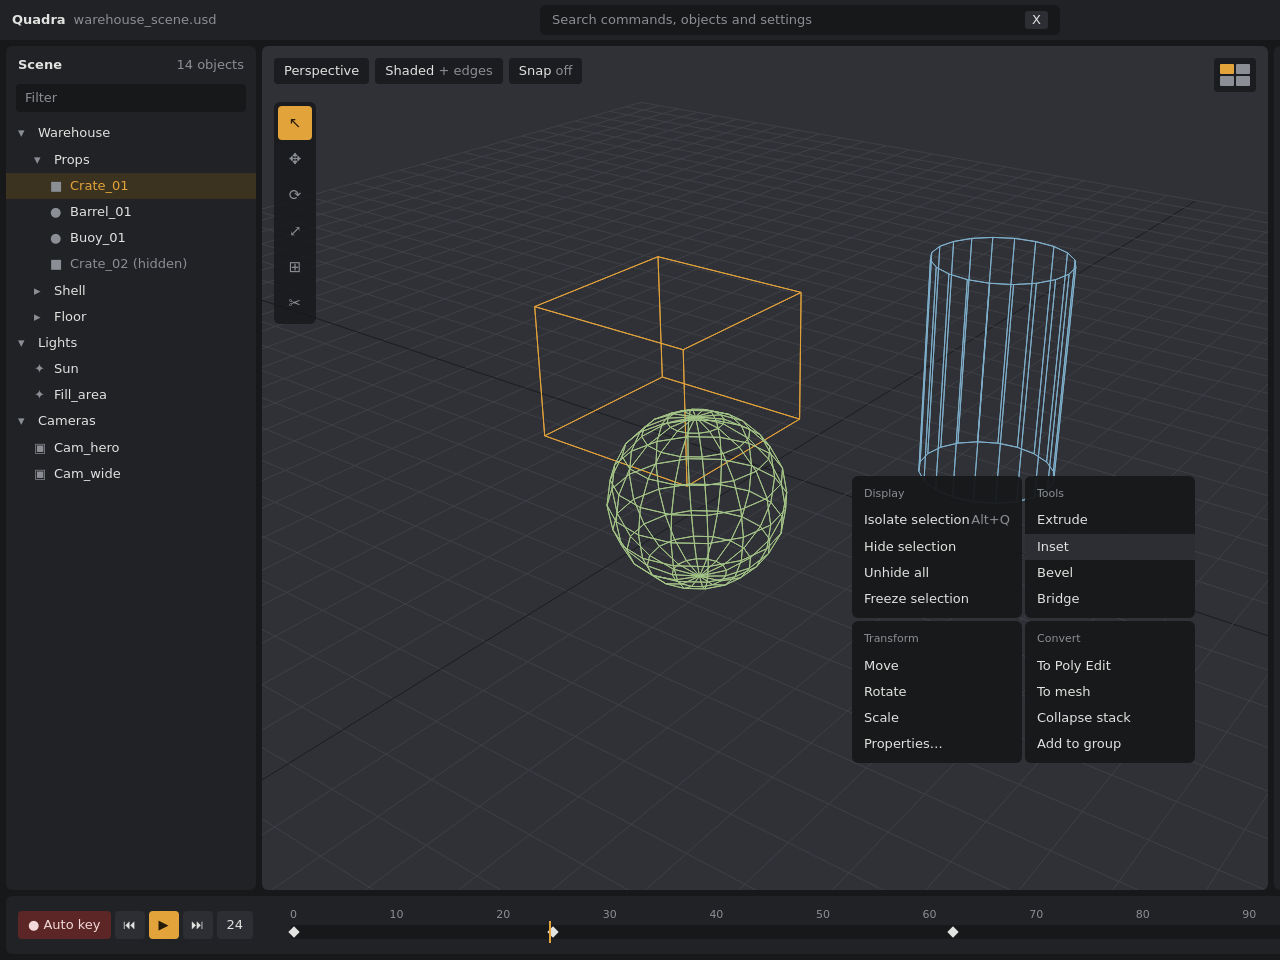
<file: docs/mockups/b-focus.html>
<!doctype html>
<html lang="en">
<head>
<meta charset="utf-8">
<title>Quadra mockup B: Focus</title>
<style>
:root{--ground:#17181a;--panel:#212226;--raised:#2c2e33;--ink:#e2e2e0;--muted:#8b8e94;--accent:#e3a33b;--vp:#2f3136}
*{box-sizing:border-box}
body{margin:0;width:1600px;height:960px;background:var(--ground);color:var(--ink);font:13px/1.4 "Segoe UI",system-ui,sans-serif;display:grid;grid-template-rows:40px 1fr 64px;overflow:hidden}
.top{display:grid;grid-template-columns:260px 1fr 260px;align-items:center;padding:0 12px;background:var(--panel)}
.top .file{color:var(--muted)}
.top .file b{color:var(--ink);font-weight:600;margin-right:8px}
.search{justify-self:center;width:520px;background:var(--ground);border-radius:6px;padding:6px 12px;color:var(--muted);display:flex}
.search kbd{margin-left:auto;font:inherit;background:var(--raised);padding:0 7px;border-radius:3px;color:var(--ink)}
.modes{justify-self:end;display:flex;gap:2px;background:var(--ground);border-radius:6px;padding:2px}
.modes span{padding:4px 10px;border-radius:4px;color:var(--muted)}
.modes .on{background:var(--raised);color:var(--ink)}
.main{display:grid;grid-template-columns:250px 1fr 320px;min-height:0;gap:6px;padding:6px}
.pane{background:var(--panel);border-radius:6px;min-height:0;overflow:hidden}
.ph{padding:10px 12px;font-weight:600;display:flex;justify-content:space-between}
.ph span{font-weight:400;color:var(--muted)}
.filter{margin:0 10px 8px;background:var(--ground);border-radius:4px;padding:5px 9px;color:var(--muted)}
.tree div{padding:4px 12px;display:flex;gap:8px;color:var(--ink)}
.tree .d1{padding-left:28px}.tree .d2{padding-left:44px}
.tree .muted{color:var(--muted)}
.tree .sel{background:#3b3220;color:var(--accent)}
.tree i{font-style:normal;color:var(--muted);width:12px}
.view{position:relative;background:var(--vp);border-radius:6px;overflow:hidden}
.view svg{position:absolute;inset:0}
.vbar{position:absolute;left:12px;top:12px;display:flex;gap:6px}
.chip{background:rgba(23,24,26,.82);padding:4px 10px;border-radius:4px;color:var(--ink)}
.chip b{font-weight:400;color:var(--muted)}
.dock{position:absolute;left:12px;top:56px;display:flex;flex-direction:column;gap:2px;background:rgba(23,24,26,.82);padding:4px;border-radius:6px}
.dock span{width:34px;height:34px;display:grid;place-items:center;border-radius:4px;color:var(--muted);font-size:15px}
.dock .on{background:var(--accent);color:#231a08}
.layout{position:absolute;right:12px;top:12px;display:grid;grid-template-columns:repeat(2,14px);gap:2px;background:rgba(23,24,26,.82);padding:6px;border-radius:4px}
.layout i{height:10px;background:var(--muted);border-radius:1px}
.layout i:first-child{background:var(--accent)}
.quad{position:absolute;left:590px;top:430px;display:grid;grid-template-columns:170px 170px;gap:3px}
.quad div{background:rgba(23,24,26,.94);border-radius:6px;padding:6px 0}
.quad span{display:block;padding:4px 12px}
.quad span.h{color:var(--muted);font-size:11px;padding-bottom:6px}
.quad span.hi{background:var(--raised)}
.quad span em{float:right;font-style:normal;color:var(--muted)}
.props .ph{padding-bottom:4px}
.objname{margin:4px 12px 10px;font-size:18px;font-weight:600}
.objname span{display:block;font-size:12px;font-weight:400;color:var(--muted)}
.stack{margin:0 12px;background:var(--ground);border-radius:6px;padding:4px}
.stack div{padding:6px 8px;border-radius:4px;display:flex;justify-content:space-between}
.stack .cur{background:var(--raised)}
.stack .cur b{color:var(--accent);font-weight:400}
.stack .base{color:var(--muted)}
.add{margin:8px 12px 14px;padding:6px;text-align:center;border-radius:4px;background:var(--raised);color:var(--muted)}
.grp{padding:8px 12px 4px;font-weight:600}
.row{display:grid;grid-template-columns:1fr 130px;align-items:center;padding:4px 12px}
.row span:first-child{color:var(--muted)}
.num{background:var(--ground);padding:4px 8px;border-radius:4px;text-align:right}
.bar{position:relative;height:6px;margin:6px 12px 10px;background:var(--ground);border-radius:3px}
.bar i{position:absolute;inset:0 62% 0 0;background:var(--accent);border-radius:3px}
.time{display:grid;grid-template-columns:260px 1fr 200px;align-items:center;gap:12px;padding:0 12px;background:var(--panel);margin:0 6px 6px;border-radius:6px}
.play{display:flex;gap:4px;align-items:center}
.play span{width:30px;height:28px;display:grid;place-items:center;border-radius:4px;background:var(--raised)}
.play .on{background:var(--accent);color:#231a08}
.play .rec{width:auto;padding:0 10px;background:#5c2626;color:#f3d9d9}
.tl{position:relative;height:36px}
.tl .ruler{position:absolute;left:0;right:0;top:0;display:flex;justify-content:space-between;color:var(--muted);font-size:11px}
.tl .lane{position:absolute;left:0;right:0;bottom:4px;height:14px;background:var(--ground);border-radius:3px}
.tl .lane i{position:absolute;top:3px;width:8px;height:8px;background:var(--ink);transform:rotate(45deg)}
.tl .head{position:absolute;top:14px;bottom:0;left:24%;width:2px;background:var(--accent)}
.stat{justify-self:end;color:var(--muted);text-align:right;font-size:12px}
</style>
</head>
<body>
<div class="top">
  <span class="file"><b>Quadra</b>warehouse_scene.usd</span>
  <span class="search">Search commands, objects and settings<kbd>X</kbd></span>
  <span class="modes"><span class="on">Model</span><span>Shade</span><span>Animate</span><span>Render</span></span>
</div>
<div class="main">
  <div class="pane">
    <div class="ph">Scene <span>14 objects</span></div>
    <div class="filter">Filter</div>
    <div class="tree">
      <div><i>▾</i>Warehouse</div>
      <div class="d1"><i>▾</i>Props</div>
      <div class="d2 sel"><i>■</i>Crate_01</div>
      <div class="d2"><i>●</i>Barrel_01</div>
      <div class="d2"><i>●</i>Buoy_01</div>
      <div class="d2 muted"><i>■</i>Crate_02 (hidden)</div>
      <div class="d1"><i>▸</i>Shell</div>
      <div class="d1"><i>▸</i>Floor</div>
      <div><i>▾</i>Lights</div>
      <div class="d1"><i>✦</i>Sun</div>
      <div class="d1"><i>✦</i>Fill_area</div>
      <div><i>▾</i>Cameras</div>
      <div class="d1"><i>▣</i>Cam_hero</div>
      <div class="d1"><i>▣</i>Cam_wide</div>
    </div>
  </div>
  <div class="view" data-vp="persp">
    <div class="vbar"><span class="chip">Perspective</span><span class="chip">Shaded <b>+ edges</b></span><span class="chip">Snap <b>off</b></span></div>
    <div class="dock"><span class="on">↖</span><span>✥</span><span>⟳</span><span>⤢</span><span>⊞</span><span>✂</span></div>
    <div class="layout"><i></i><i></i><i></i><i></i></div>
    <div class="quad">
      <div><span class="h">Display</span><span>Isolate selection<em>Alt+Q</em></span><span>Hide selection</span><span>Unhide all</span><span>Freeze selection</span></div>
      <div><span class="h">Tools</span><span>Extrude</span><span class="hi">Inset</span><span>Bevel</span><span>Bridge</span></div>
      <div><span class="h">Transform</span><span>Move</span><span>Rotate</span><span>Scale</span><span>Properties…</span></div>
      <div><span class="h">Convert</span><span>To Poly Edit</span><span>To mesh</span><span>Collapse stack</span><span>Add to group</span></div>
    </div>
  </div>
  <div class="pane props">
    <div class="ph">Properties <span>Stack</span></div>
    <div class="objname">Crate_01<span>Box · Props</span></div>
    <div class="stack"><div>Bend <span>◉</span></div><div class="cur"><b>Poly Edit · Polygon</b><span>◉</span></div><div class="base">Box <span>base</span></div></div>
    <div class="add">+ Add modifier</div>
    <div class="grp">Inset</div>
    <div class="row"><span>Amount</span><span class="num">1.5 cm</span></div>
    <div class="bar"><i></i></div>
    <div class="row"><span>Mode</span><span class="num">By polygon ▾</span></div>
    <div class="row"><span>Selected</span><span class="num">6 polygons</span></div>
    <div class="grp">Box</div>
    <div class="row"><span>Length</span><span class="num">40.0 cm</span></div>
    <div class="row"><span>Width</span><span class="num">40.0 cm</span></div>
    <div class="row"><span>Height</span><span class="num">30.0 cm</span></div>
    <div class="row"><span>Segments</span><span class="num">1 · 1 · 1</span></div>
  </div>
</div>
<div class="time">
  <div class="play"><span class="rec">● Auto key</span><span>⏮</span><span class="on">▶</span><span>⏭</span><span style="width:auto;padding:0 10px">24</span></div>
  <div class="tl">
    <div class="ruler"><span>0</span><span>10</span><span>20</span><span>30</span><span>40</span><span>50</span><span>60</span><span>70</span><span>80</span><span>90</span><span>100</span></div>
    <div class="lane"><i style="left:0"></i><i style="left:24%"></i><i style="left:61%"></i><i style="left:calc(100% - 10px)"></i></div>
    <div class="head"></div>
  </div>
  <div class="stat">60 fps · 1.2M tris<br>Grid 10 cm · World</div>
</div>
<script src="vp.js"></script>
<script>drawViewports({grid:'#3e4046',gridMajor:'#1b1c1f',sel:'#e3a33b',wire:['#c9a170','#7fb0cc','#a4c487'],shade:[[196,160,118],[128,160,186],[150,180,125]],axis:['#d65c5c','#6cbf6c','#5c8fd6']});</script>
</body>
</html>
</file>
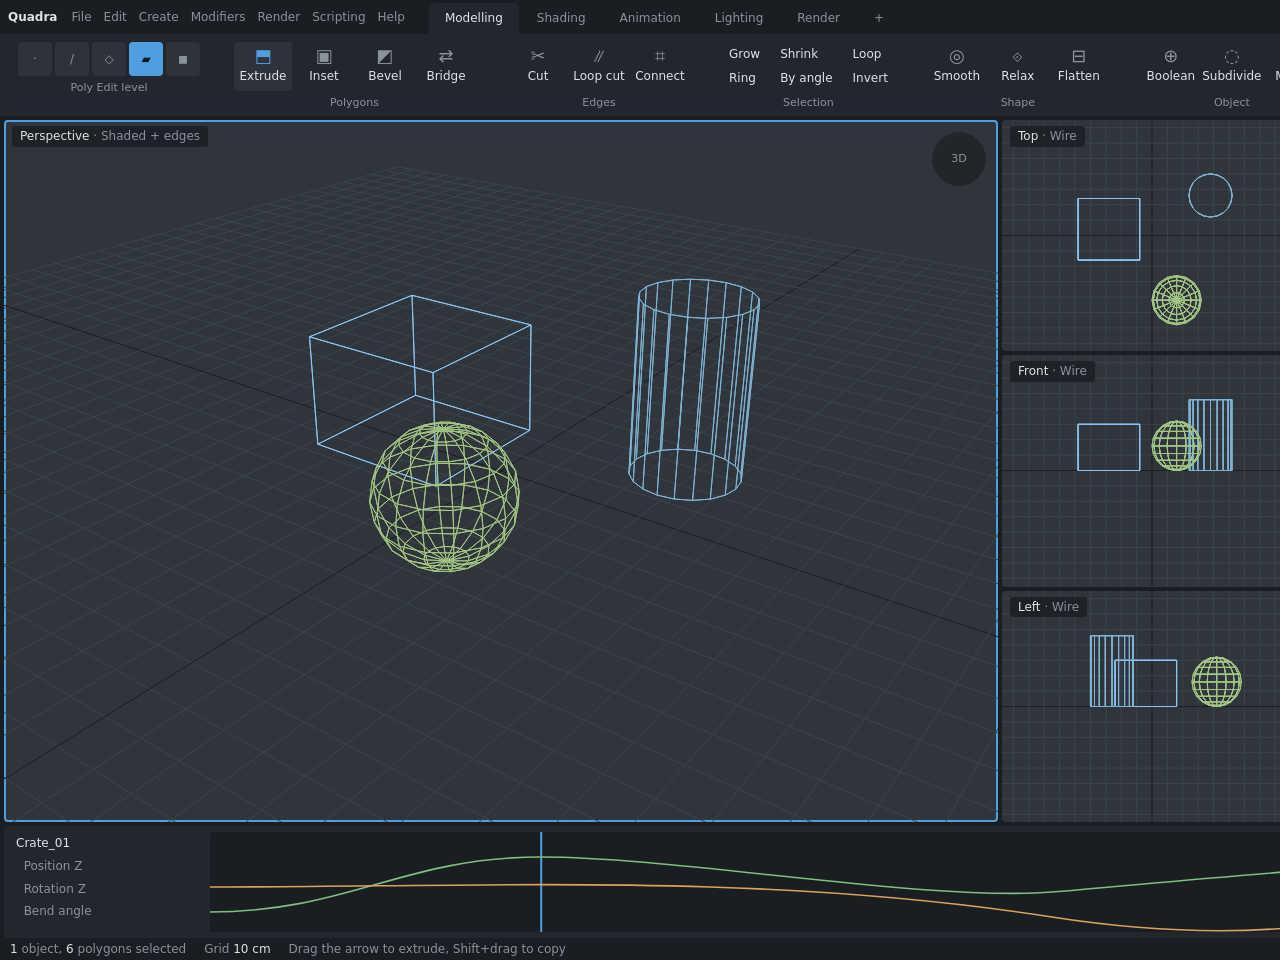
<file: docs/mockups/c-workbench.html>
<!doctype html>
<html lang="en">
<head>
<meta charset="utf-8">
<title>Quadra mockup C: Workbench</title>
<style>
:root{--ground:#1a1d21;--panel:#23272d;--raised:#2e333a;--ink:#dfe3e8;--muted:#8a929c;--accent:#4f9fe0;--vp:#30353c}
*{box-sizing:border-box}
body{margin:0;width:1600px;height:960px;background:var(--ground);color:var(--ink);font:12px/1.4 "Segoe UI",system-ui,sans-serif;display:grid;grid-template-rows:34px 82px 1fr 112px 22px;overflow:hidden}
.head{display:flex;align-items:stretch;background:var(--ground);padding:0 8px}
.head .logo{display:flex;align-items:center;font-weight:700;padding-right:14px}
.head .menu{display:flex;align-items:center;gap:12px;color:var(--muted);padding-right:24px}
.ws{display:flex;align-items:flex-end;gap:2px}
.ws span{padding:7px 16px;border-radius:5px 5px 0 0;color:var(--muted)}
.ws .on{background:var(--panel);color:var(--ink)}
.ws .add{color:var(--muted)}
.head .right{margin-left:auto;display:flex;align-items:center;gap:10px;color:var(--muted)}
.head .right b{font-weight:400;background:var(--raised);padding:3px 10px;border-radius:4px;color:var(--ink)}
.bench{display:flex;background:var(--panel);padding:8px 8px 0}
.group{display:flex;flex-direction:column;padding:0 10px}
.group+.group{margin-left:14px}
.btns{display:flex;gap:3px;flex:1}
.btn{width:58px;display:flex;flex-direction:column;align-items:center;justify-content:center;gap:3px;border-radius:4px;color:var(--ink)}
.btn i{font-style:normal;font-size:18px;color:var(--muted);line-height:1}
.btn.on{background:var(--raised)}
.btn.on i{color:var(--accent)}
.small{display:grid;grid-template-columns:repeat(3,auto);gap:4px 8px;align-content:center;flex:1}
.small span{padding:2px 6px;border-radius:3px}
.gname{text-align:center;color:var(--muted);font-size:11px;padding:4px 0 6px}
.levels{display:flex;gap:3px;align-items:center}
.levels span{width:34px;height:34px;border-radius:4px;background:var(--raised);display:grid;place-items:center;color:var(--muted)}
.levels .on{background:var(--accent);color:#0b1a28}
.main{display:grid;grid-template-columns:1fr 290px;gap:4px;padding:4px;min-height:0}
.views{display:grid;grid-template-columns:1fr 300px;grid-template-rows:1fr 1fr 1fr;gap:4px;min-height:0}
.view{position:relative;background:var(--vp);border-radius:4px;overflow:hidden}
.view.big{grid-row:1/4;outline:2px solid var(--accent);outline-offset:-2px}
.view svg{position:absolute;inset:0}
.lbl{position:absolute;left:8px;top:6px;background:rgba(26,29,33,.8);padding:2px 8px;border-radius:3px}
.lbl b{font-weight:400;color:var(--muted)}
.cube{position:absolute;right:12px;top:12px;width:54px;height:54px;border-radius:50%;background:rgba(26,29,33,.6);display:grid;place-items:center;color:var(--muted);font-size:11px}
.side{background:var(--panel);border-radius:4px;display:flex;flex-direction:column;min-height:0}
.st{display:flex;gap:2px;padding:6px;background:var(--ground);border-radius:4px 4px 0 0}
.st span{flex:1;text-align:center;padding:5px 0;border-radius:3px;color:var(--muted)}
.st .on{background:var(--panel);color:var(--ink)}
.obj{display:flex;gap:8px;align-items:center;padding:10px 12px}
.obj b{font-size:14px}
.obj span{margin-left:auto;width:16px;height:16px;border-radius:3px;background:#c08a52}
.layer{margin:0 10px;border-radius:4px;background:var(--ground)}
.layer div{display:grid;grid-template-columns:18px 1fr 18px;padding:6px 8px;align-items:center}
.layer .cur{background:var(--raised);box-shadow:inset 3px 0 var(--accent)}
.layer .base{color:var(--muted)}
.layer i{font-style:normal;color:var(--muted)}
.sec{padding:12px 12px 4px;color:var(--muted)}
.row{display:grid;grid-template-columns:1fr 120px;padding:3px 12px;align-items:center}
.num{background:var(--ground);border-radius:3px;padding:3px 8px;text-align:right}
.drag{position:relative;background:var(--ground);border-radius:3px;padding:3px 8px;text-align:right;overflow:hidden}
.drag::before{content:"";position:absolute;inset:0 55% 0 0;background:#2b4258}
.drag span{position:relative}
.anim{background:var(--panel);margin:0 4px;border-radius:4px;display:grid;grid-template-columns:200px 1fr;min-height:0}
.tracks{padding:6px 0}
.tracks div{padding:3px 12px;color:var(--muted)}
.tracks .on{color:var(--ink)}
.curves{position:relative;background:var(--ground);margin:6px;border-radius:3px}
.curves svg{position:absolute;inset:0;width:100%;height:100%}
.ctl{position:absolute;right:8px;top:6px;display:flex;gap:3px}
.ctl span{padding:3px 9px;border-radius:3px;background:var(--raised)}
.ctl .on{background:var(--accent);color:#0b1a28}
.ctl .rec{background:#5a2828;color:#f2d6d6}
.status{display:flex;gap:18px;align-items:center;padding:0 10px;color:var(--muted)}
.status b{font-weight:400;color:var(--ink)}
</style>
</head>
<body>
<div class="head">
  <span class="logo">Quadra</span>
  <span class="menu"><span>File</span><span>Edit</span><span>Create</span><span>Modifiers</span><span>Render</span><span>Scripting</span><span>Help</span></span>
  <span class="ws"><span class="on">Modelling</span><span>Shading</span><span>Animation</span><span>Lighting</span><span>Render</span><span class="add">+</span></span>
  <span class="right">warehouse_scene.usd <b>Search · X</b></span>
</div>
<div class="bench">
  <div class="group"><div class="levels"><span>·</span><span>/</span><span>◇</span><span class="on">▰</span><span>◼</span></div><div class="gname">Poly Edit level</div></div>
  <div class="group"><div class="btns"><div class="btn on"><i>⬒</i>Extrude</div><div class="btn"><i>▣</i>Inset</div><div class="btn"><i>◩</i>Bevel</div><div class="btn"><i>⇄</i>Bridge</div></div><div class="gname">Polygons</div></div>
  <div class="group"><div class="btns"><div class="btn"><i>✂</i>Cut</div><div class="btn"><i>⫽</i>Loop cut</div><div class="btn"><i>⌗</i>Connect</div></div><div class="gname">Edges</div></div>
  <div class="group"><div class="small"><span>Grow</span><span>Shrink</span><span>Loop</span><span>Ring</span><span>By angle</span><span>Invert</span></div><div class="gname">Selection</div></div>
  <div class="group"><div class="btns"><div class="btn"><i>◎</i>Smooth</div><div class="btn"><i>⟐</i>Relax</div><div class="btn"><i>⊟</i>Flatten</div></div><div class="gname">Shape</div></div>
  <div class="group"><div class="btns"><div class="btn"><i>⊕</i>Boolean</div><div class="btn"><i>◌</i>Subdivide</div><div class="btn"><i>⇋</i>Mirror</div></div><div class="gname">Object</div></div>
</div>
<div class="main">
  <div class="views">
    <div class="view big" data-vp="persp"><span class="lbl">Perspective <b>· Shaded + edges</b></span><span class="cube">3D</span></div>
    <div class="view" data-vp="top"><span class="lbl">Top <b>· Wire</b></span></div>
    <div class="view" data-vp="front"><span class="lbl">Front <b>· Wire</b></span></div>
    <div class="view" data-vp="left"><span class="lbl">Left <b>· Wire</b></span></div>
  </div>
  <div class="side">
    <div class="st"><span class="on">Stack</span><span>Create</span><span>Pivot</span><span>Motion</span><span>View</span></div>
    <div class="obj"><b>Crate_01</b><span></span></div>
    <div class="layer">
      <div><i>◉</i>Bend<i>⋮</i></div>
      <div class="cur"><i>◉</i>Poly Edit<i>⋮</i></div>
      <div class="base"><i></i>Box<i></i></div>
    </div>
    <div class="sec">Extrude</div>
    <div class="row"><span>Height</span><span class="drag"><span>4.0 cm</span></span></div>
    <div class="row"><span>Direction</span><span class="num">Local normal ▾</span></div>
    <div class="row"><span>Segments</span><span class="num">1</span></div>
    <div class="sec">Box</div>
    <div class="row"><span>Length</span><span class="num">40.0 cm</span></div>
    <div class="row"><span>Width</span><span class="num">40.0 cm</span></div>
    <div class="row"><span>Height</span><span class="num">30.0 cm</span></div>
    <div class="sec">Transform</div>
    <div class="row"><span>Position</span><span class="num">-28 · 4 · 0</span></div>
    <div class="row"><span>Rotation</span><span class="num">0 · 0 · 12°</span></div>
  </div>
</div>
<div class="anim">
  <div class="tracks"><div class="on">Crate_01</div><div>&nbsp;&nbsp;Position Z</div><div>&nbsp;&nbsp;Rotation Z</div><div>&nbsp;&nbsp;Bend angle</div></div>
  <div class="curves">
    <svg viewBox="0 0 1000 100" preserveAspectRatio="none">
      <line x1="240" y1="0" x2="240" y2="100" stroke="#4f9fe0" stroke-width="2" vector-effect="non-scaling-stroke"/>
      <path d="M0 80 C 100 80, 140 25, 240 25 S 520 70, 610 60 S 900 20, 1000 30" fill="none" stroke="#7fbf7f" stroke-width="1.6" vector-effect="non-scaling-stroke"/>
      <path d="M0 55 C 200 55, 400 40, 610 85 S 900 50, 1000 50" fill="none" stroke="#d9a35c" stroke-width="1.6" vector-effect="non-scaling-stroke"/>
    </svg>
    <div class="ctl"><span class="rec">● Auto key</span><span>⏮</span><span class="on">▶</span><span>⏭</span><span>Frame 24 / 100</span></div>
  </div>
</div>
<div class="status"><span><b>1</b> object, <b>6</b> polygons selected</span><span>Grid <b>10 cm</b></span><span>Drag the arrow to extrude, Shift+drag to copy</span><span style="margin-left:auto">60 fps · 1.2M tris</span></div>
<script src="vp.js"></script>
<script>drawViewports({grid:'#3d434b',gridMajor:'#1a1d21',sel:'#8cc4f2',wire:['#c99a66','#80b4d4','#a2c584'],shade:[[192,138,82],[120,160,190],[146,182,120]],axis:['#d65c5c','#6cbf6c','#5c8fd6']});</script>
</body>
</html>
</file>
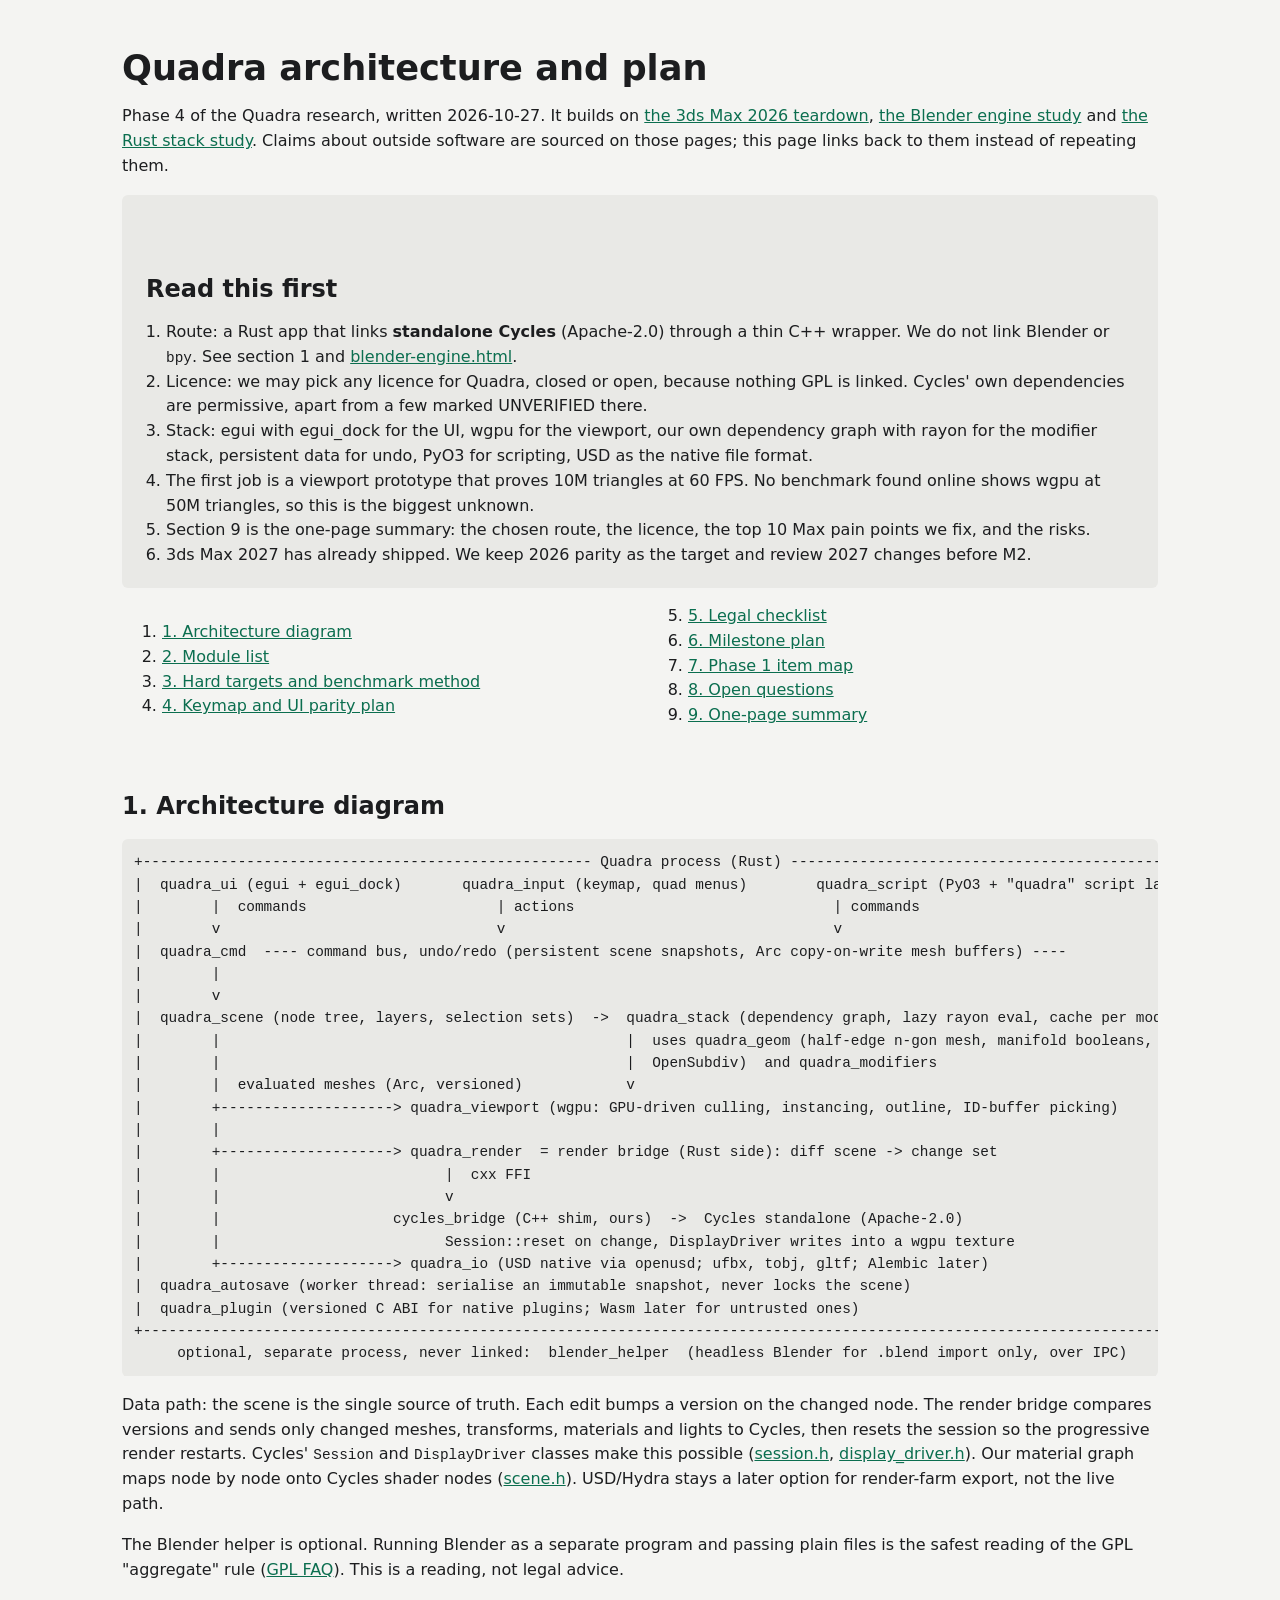
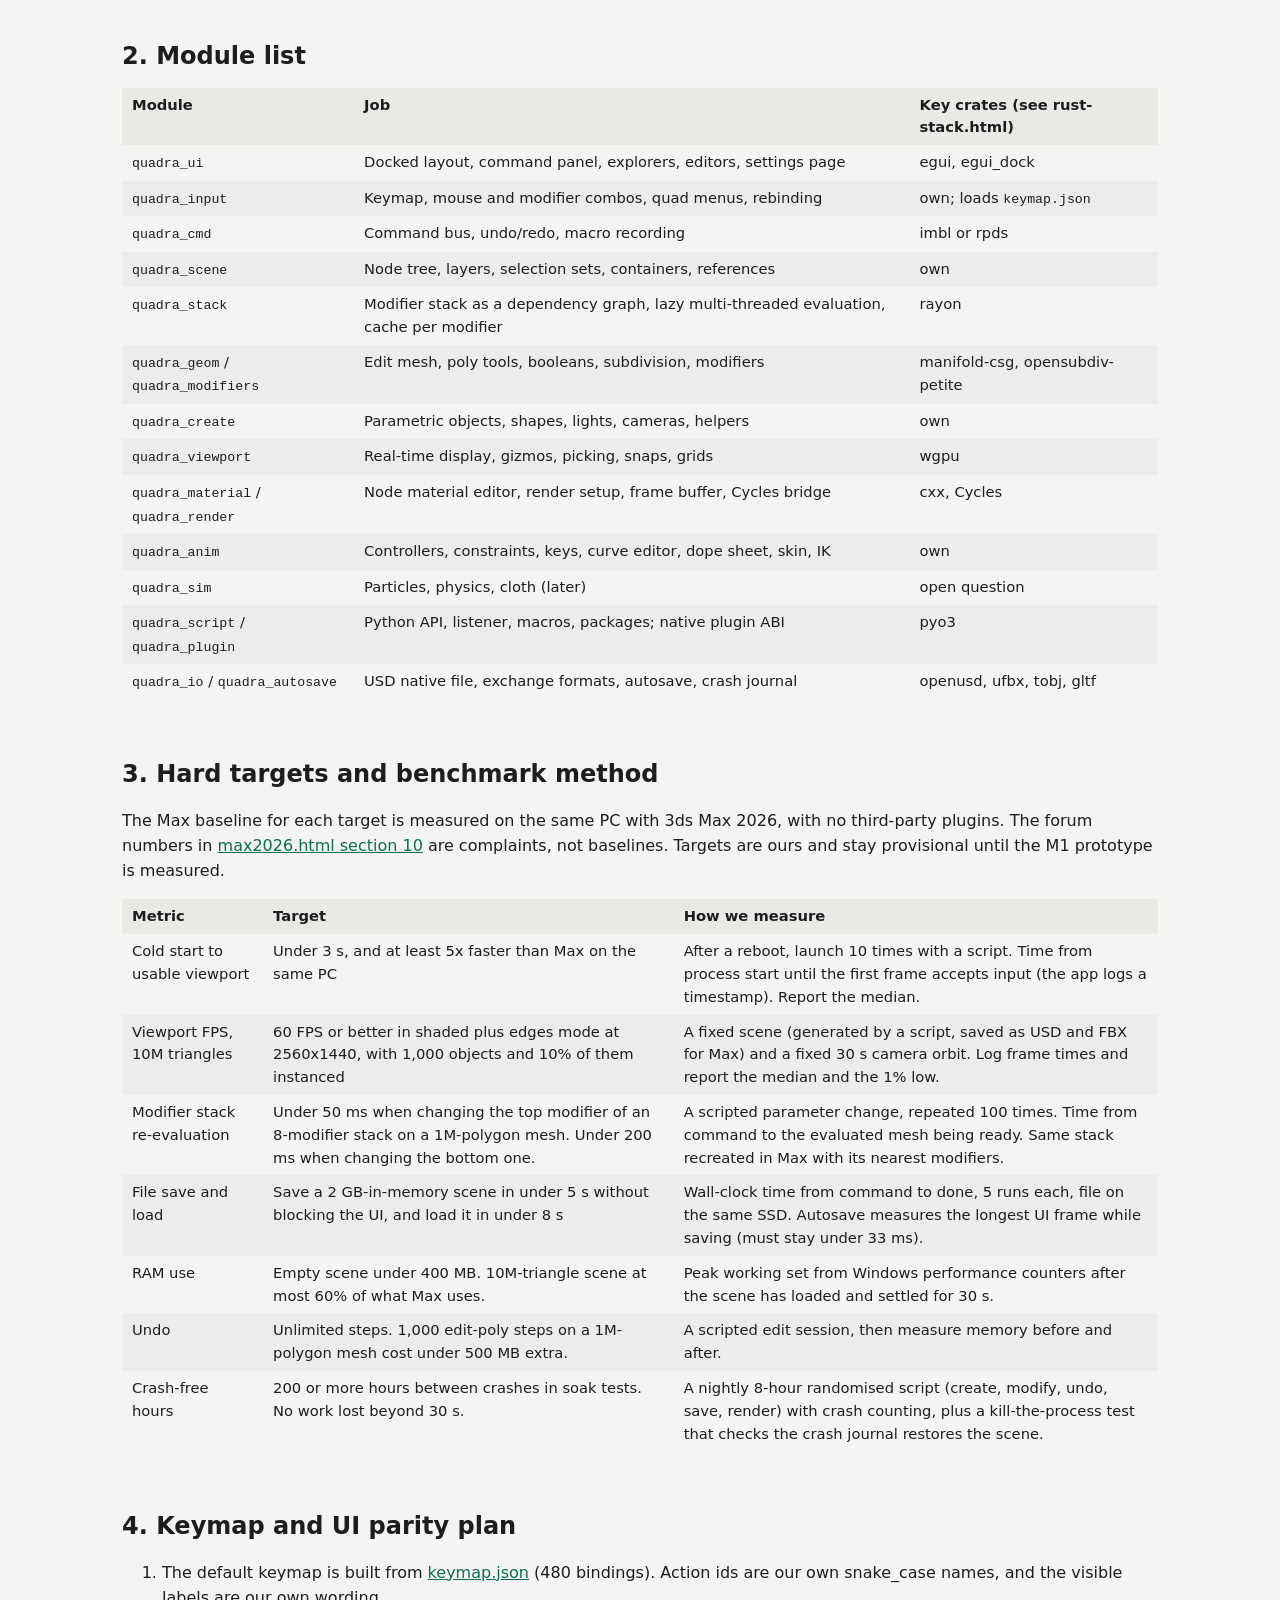
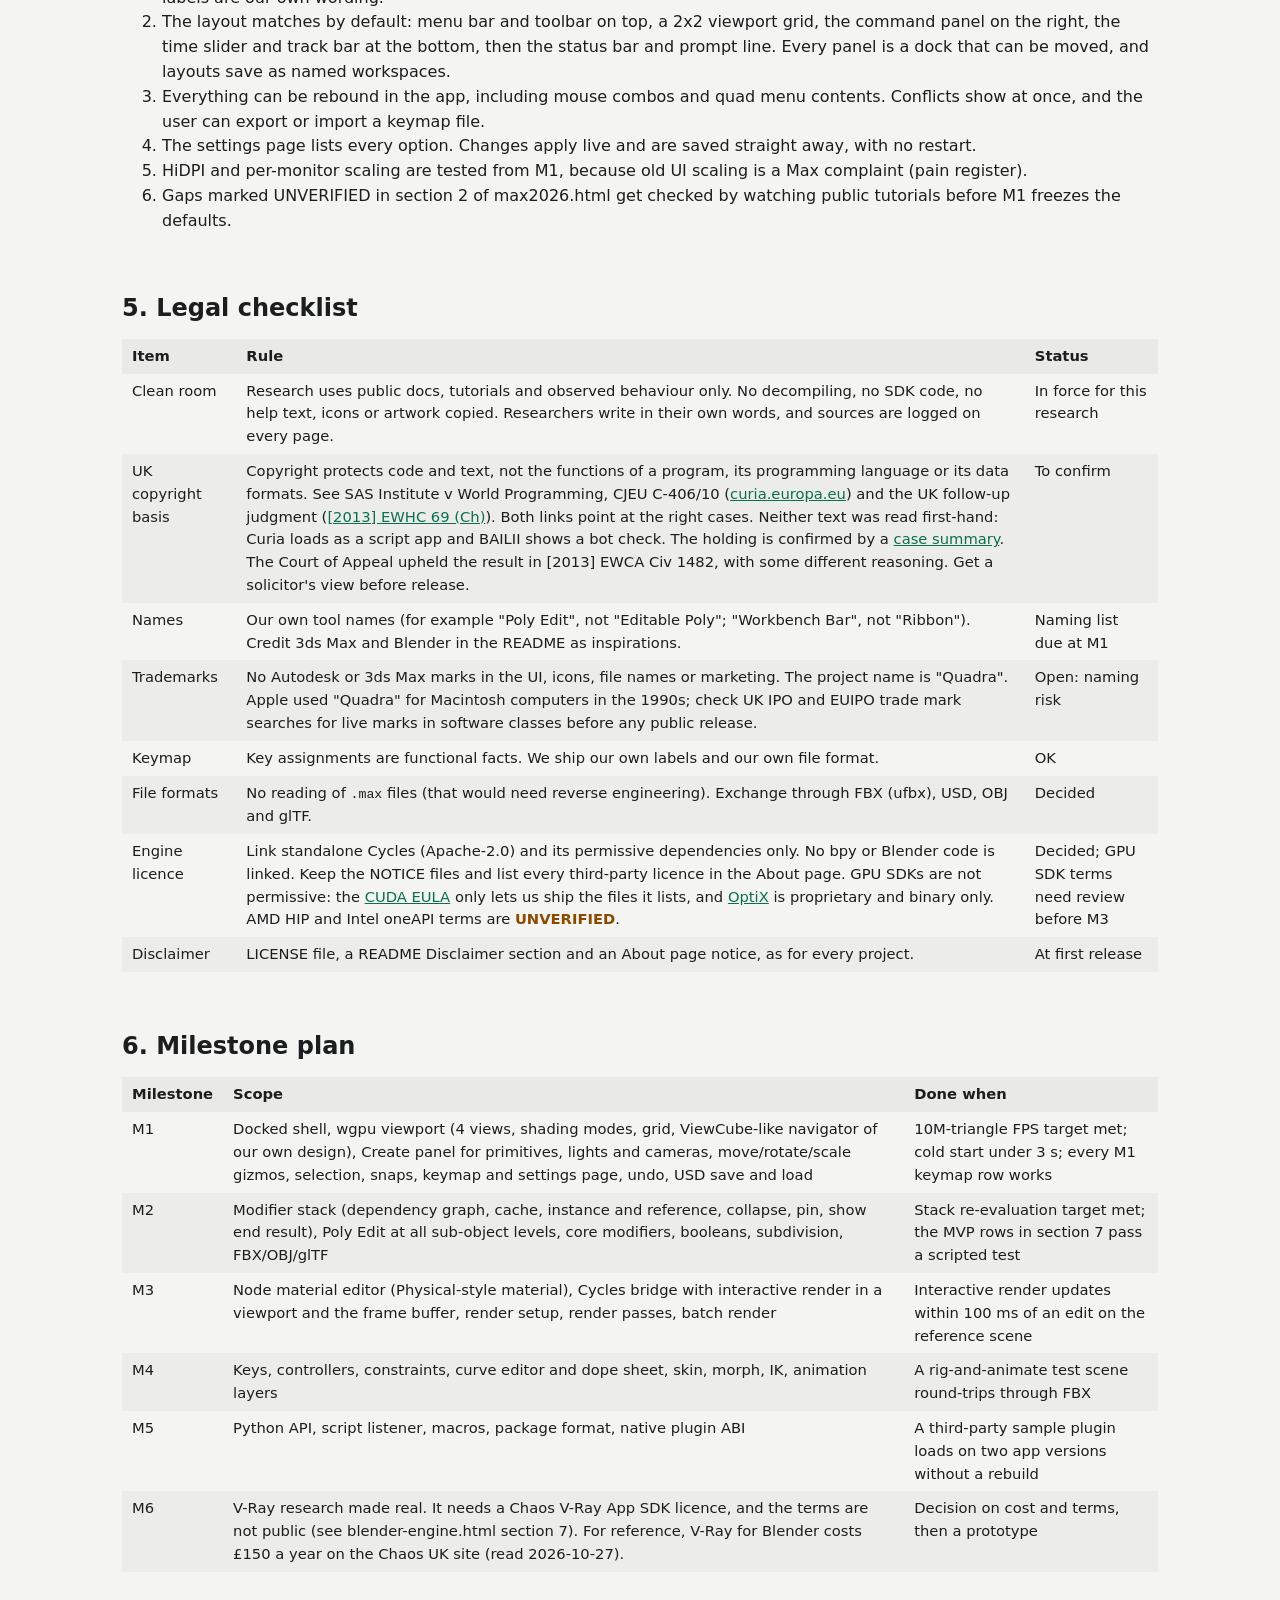
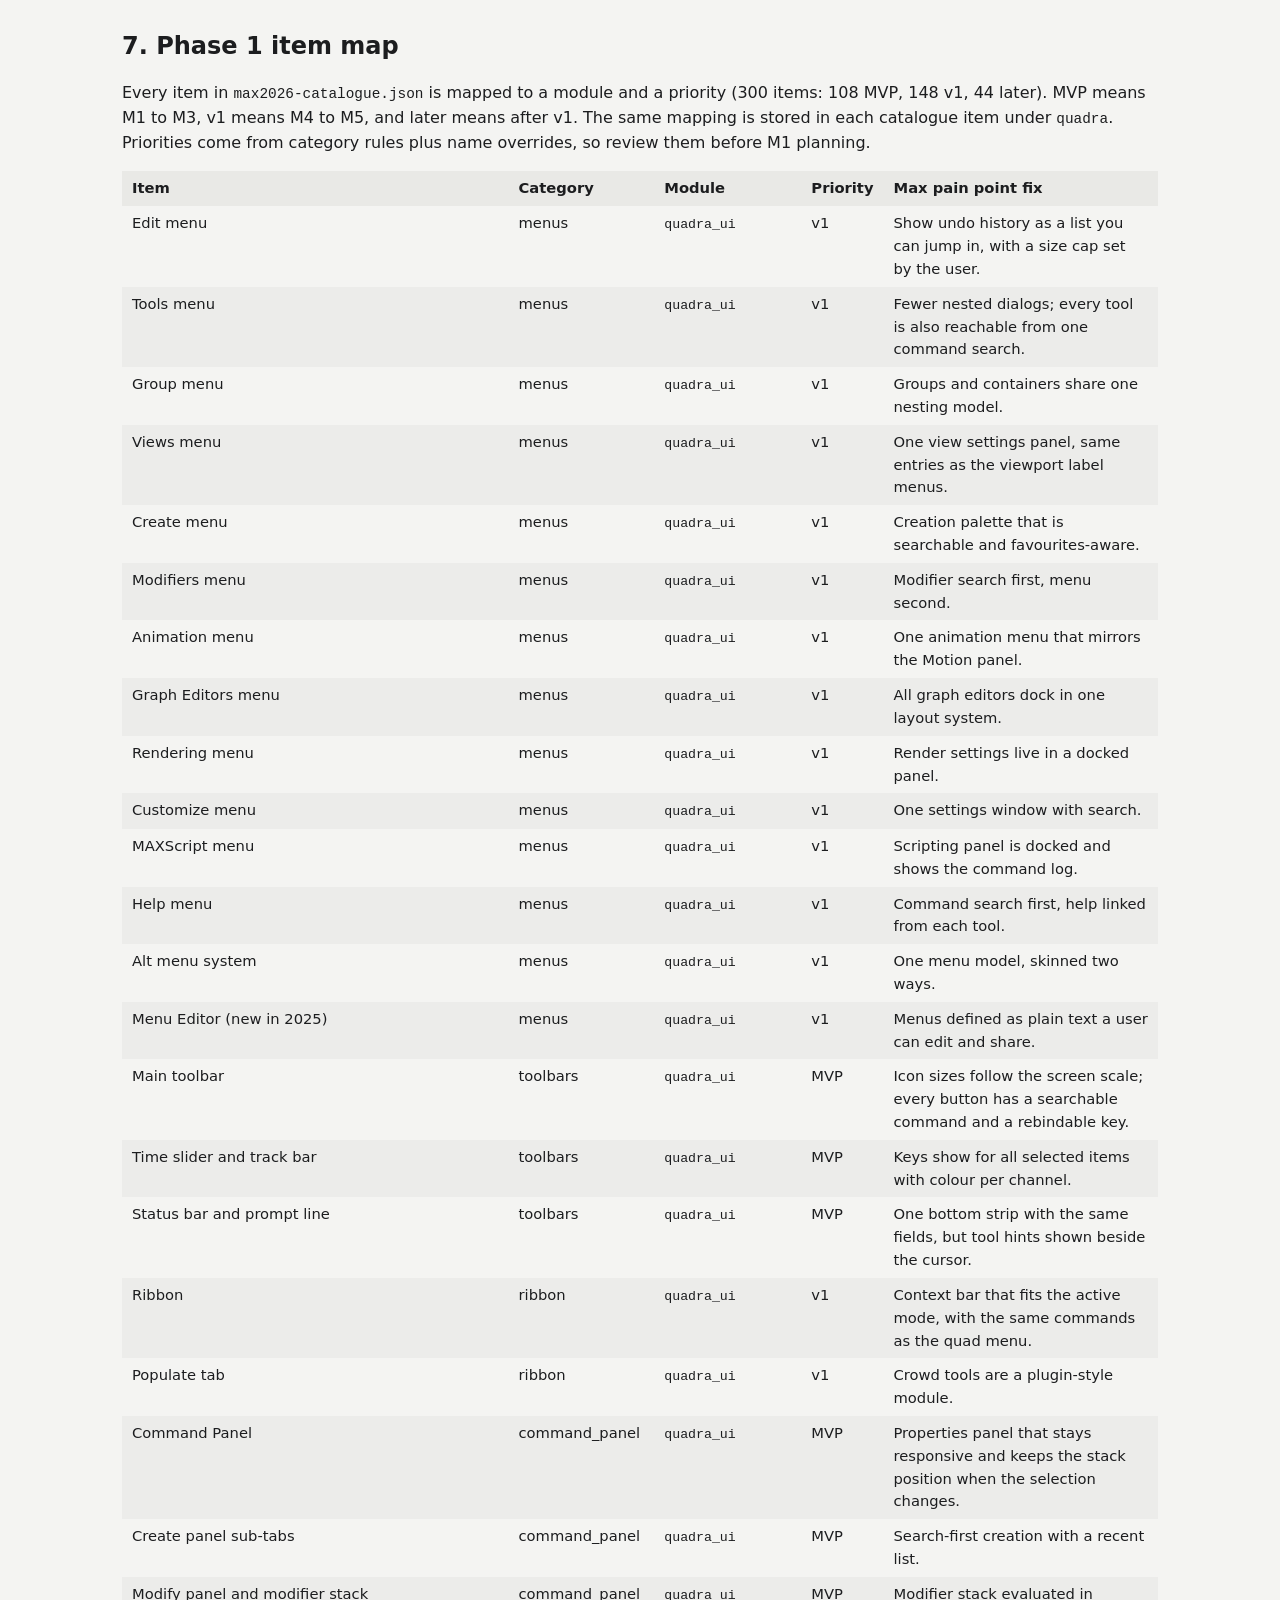
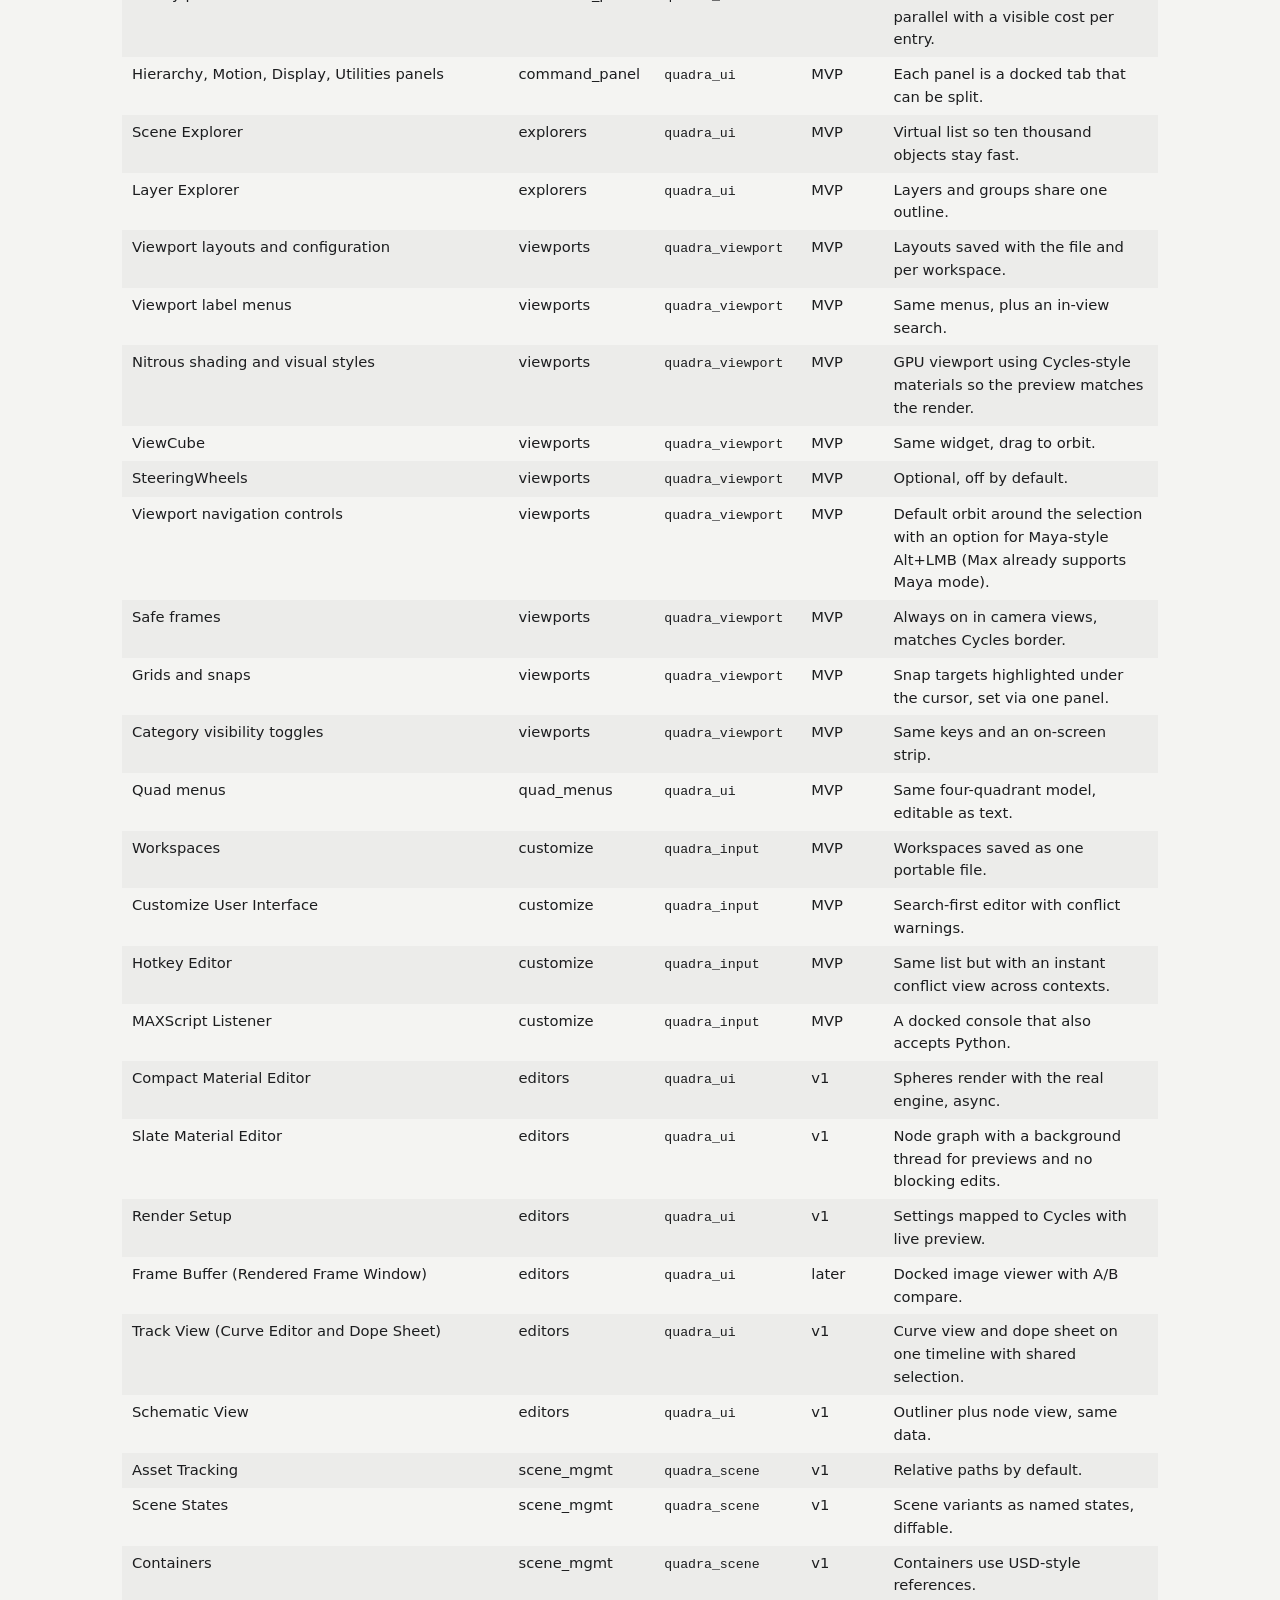
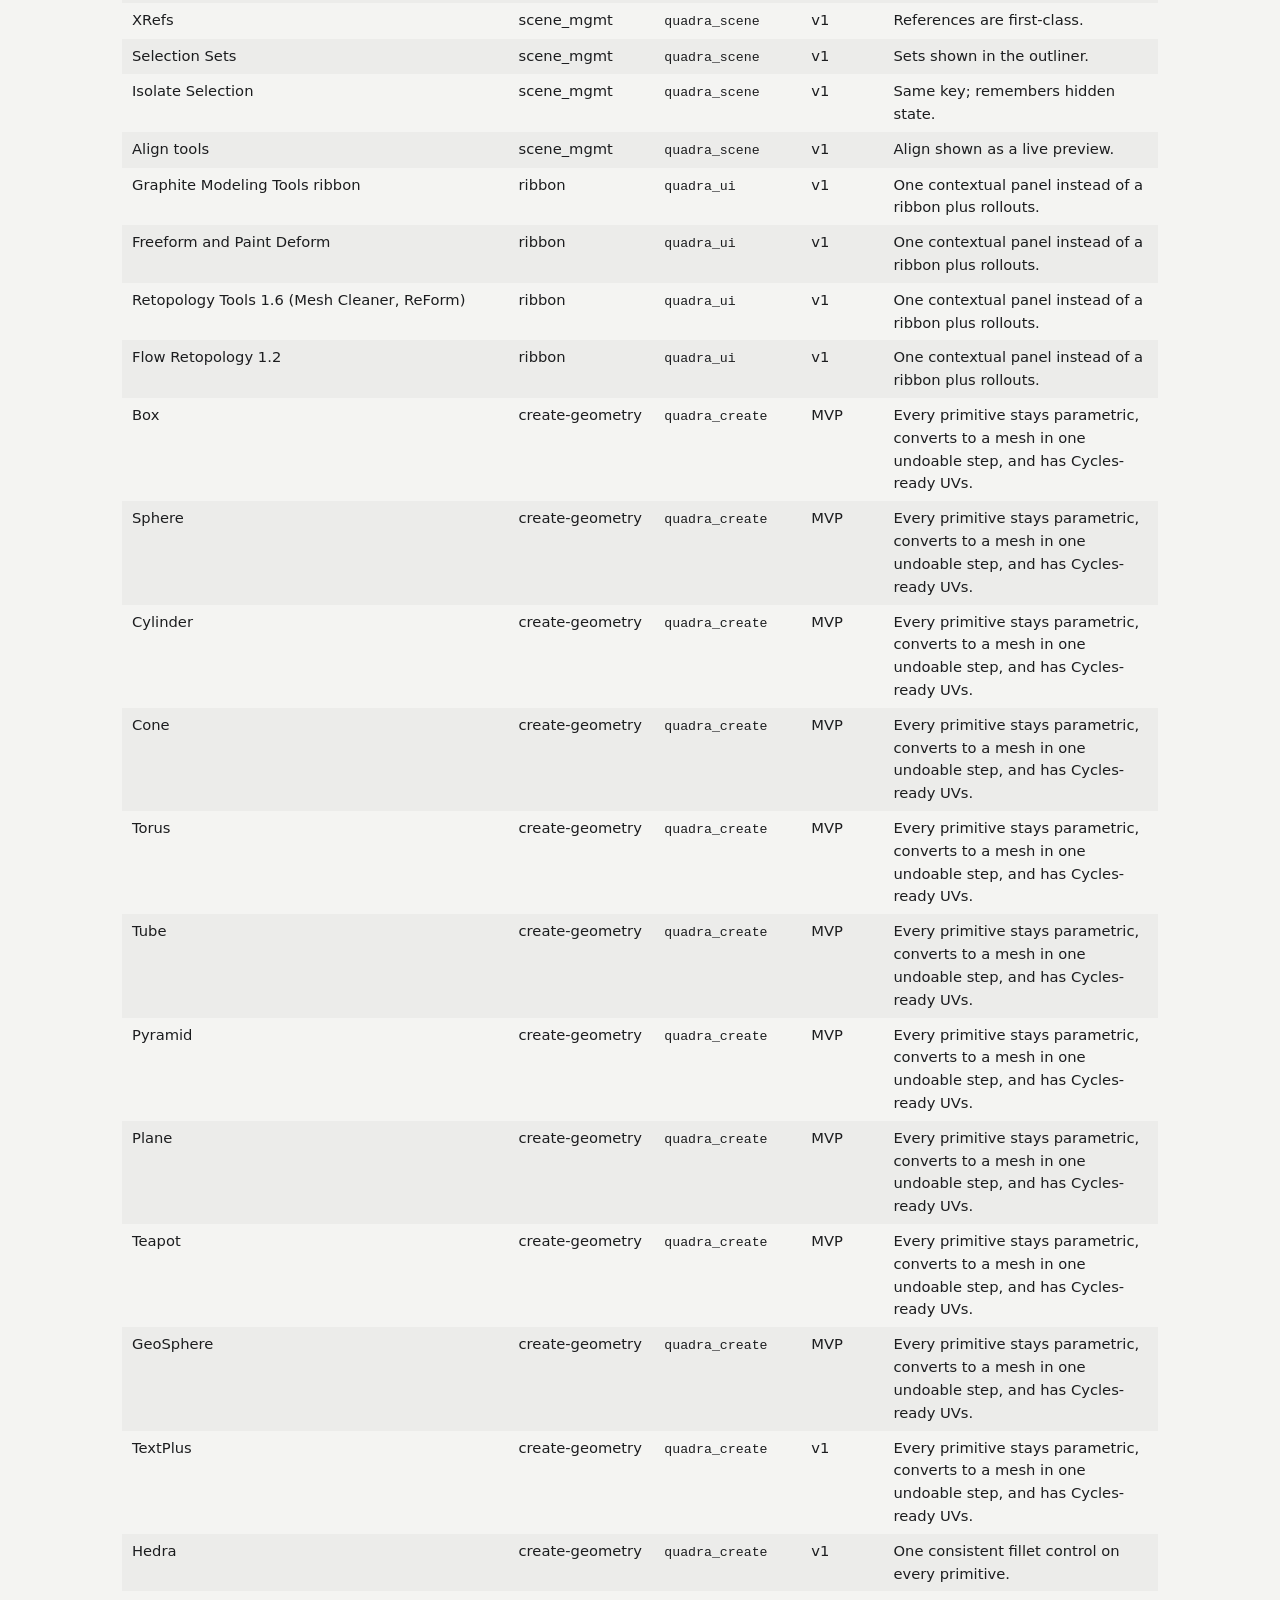
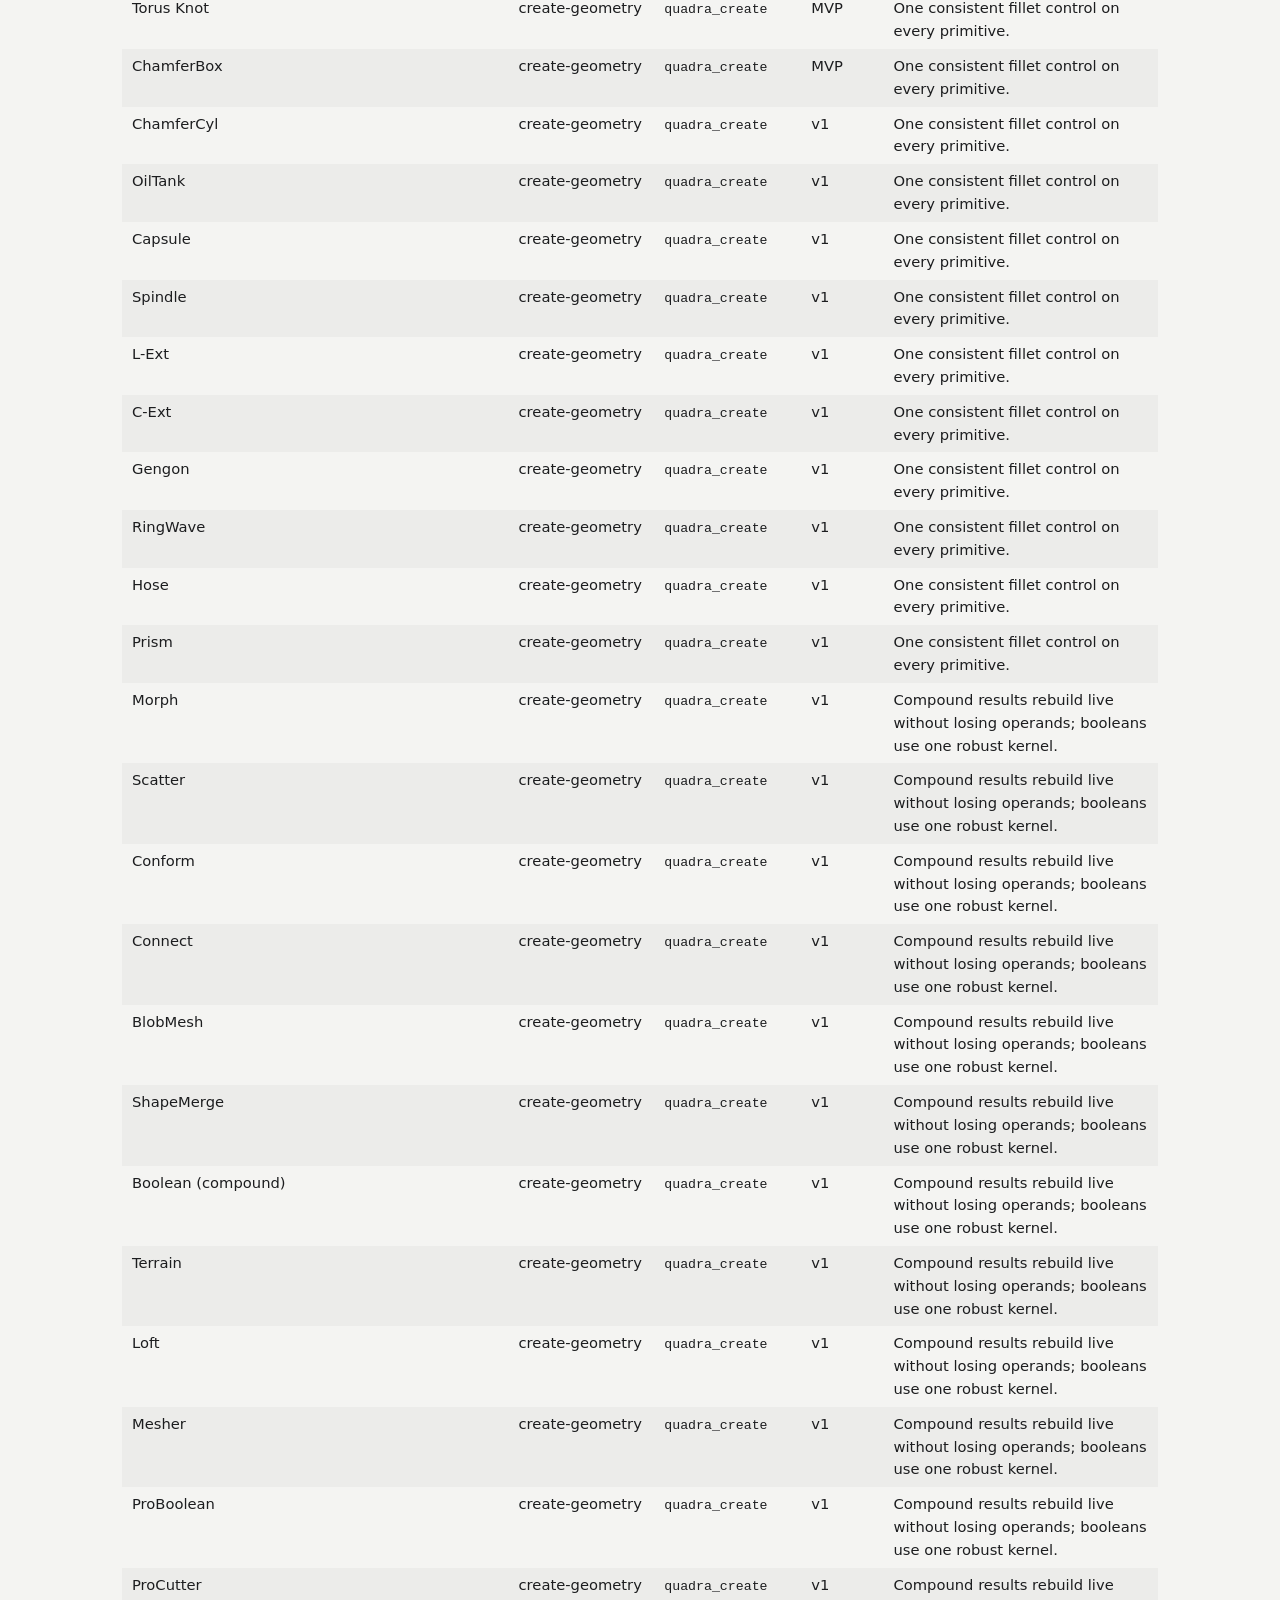
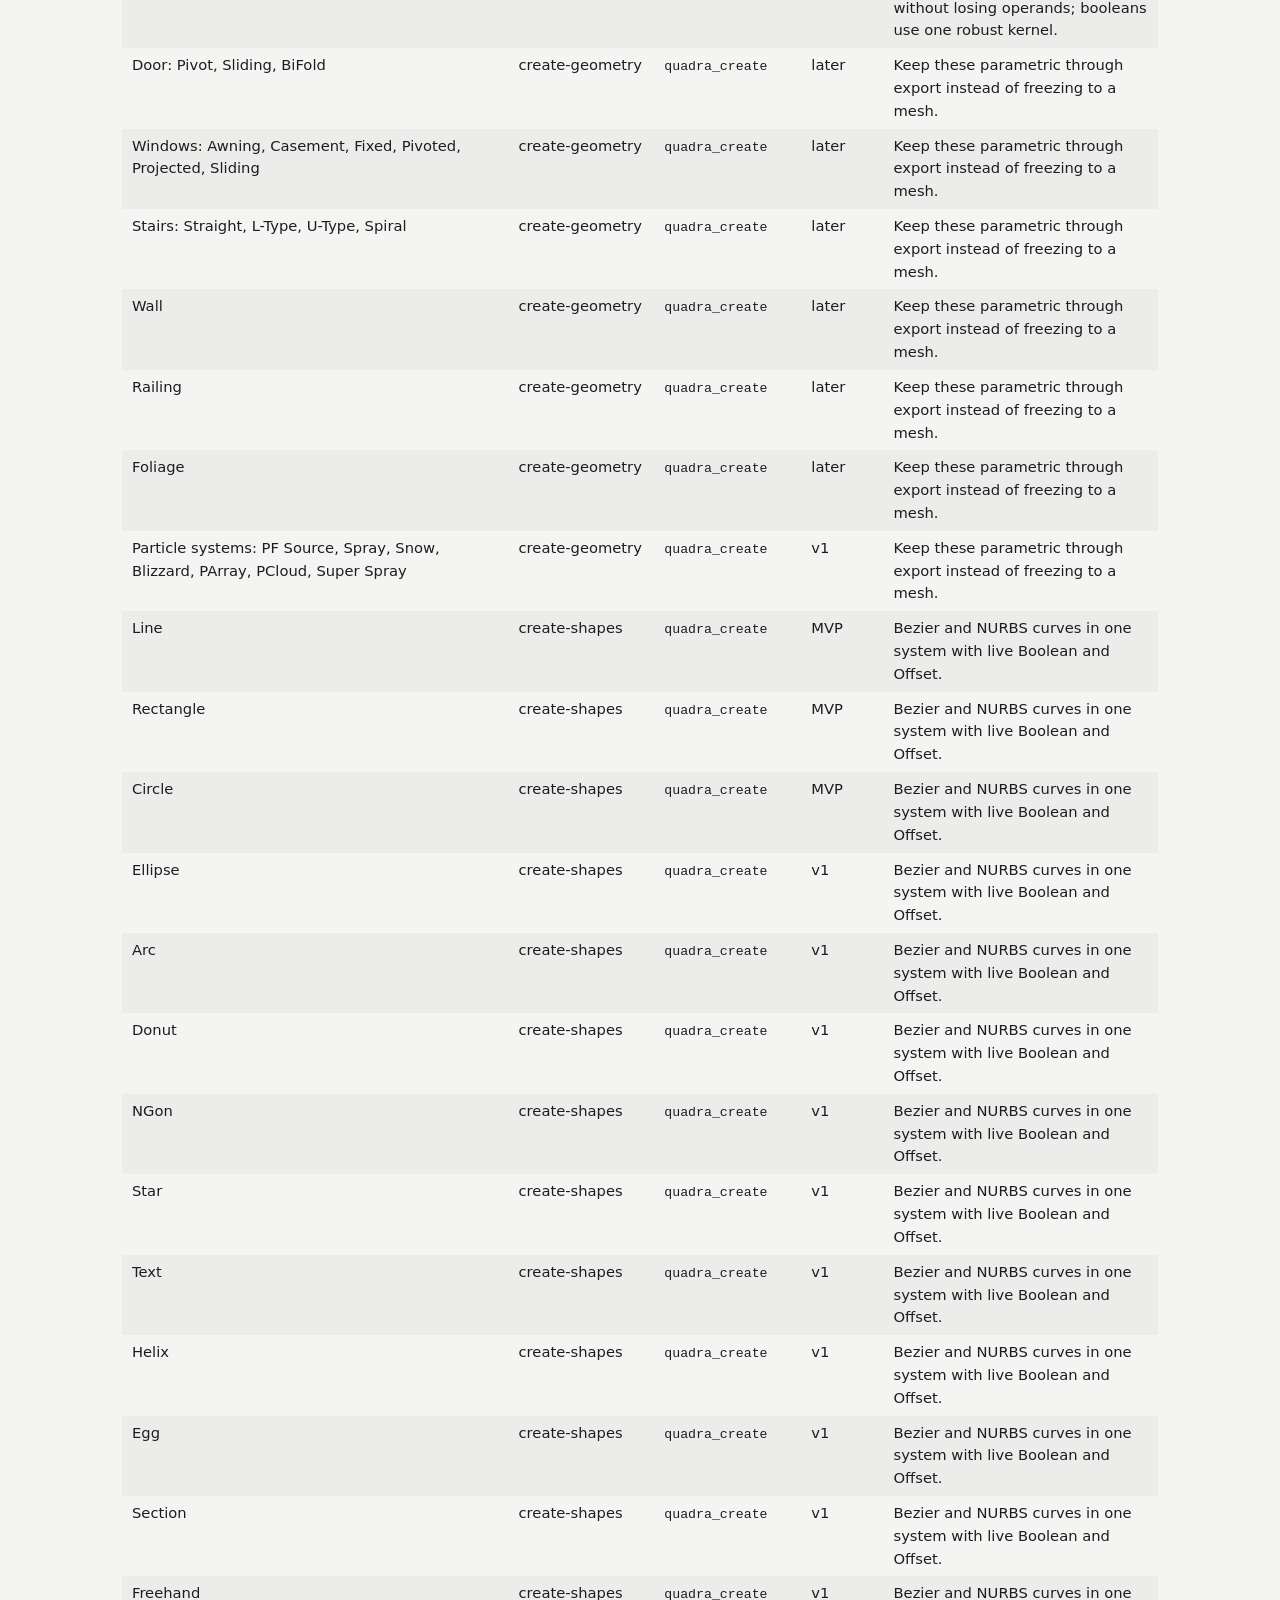
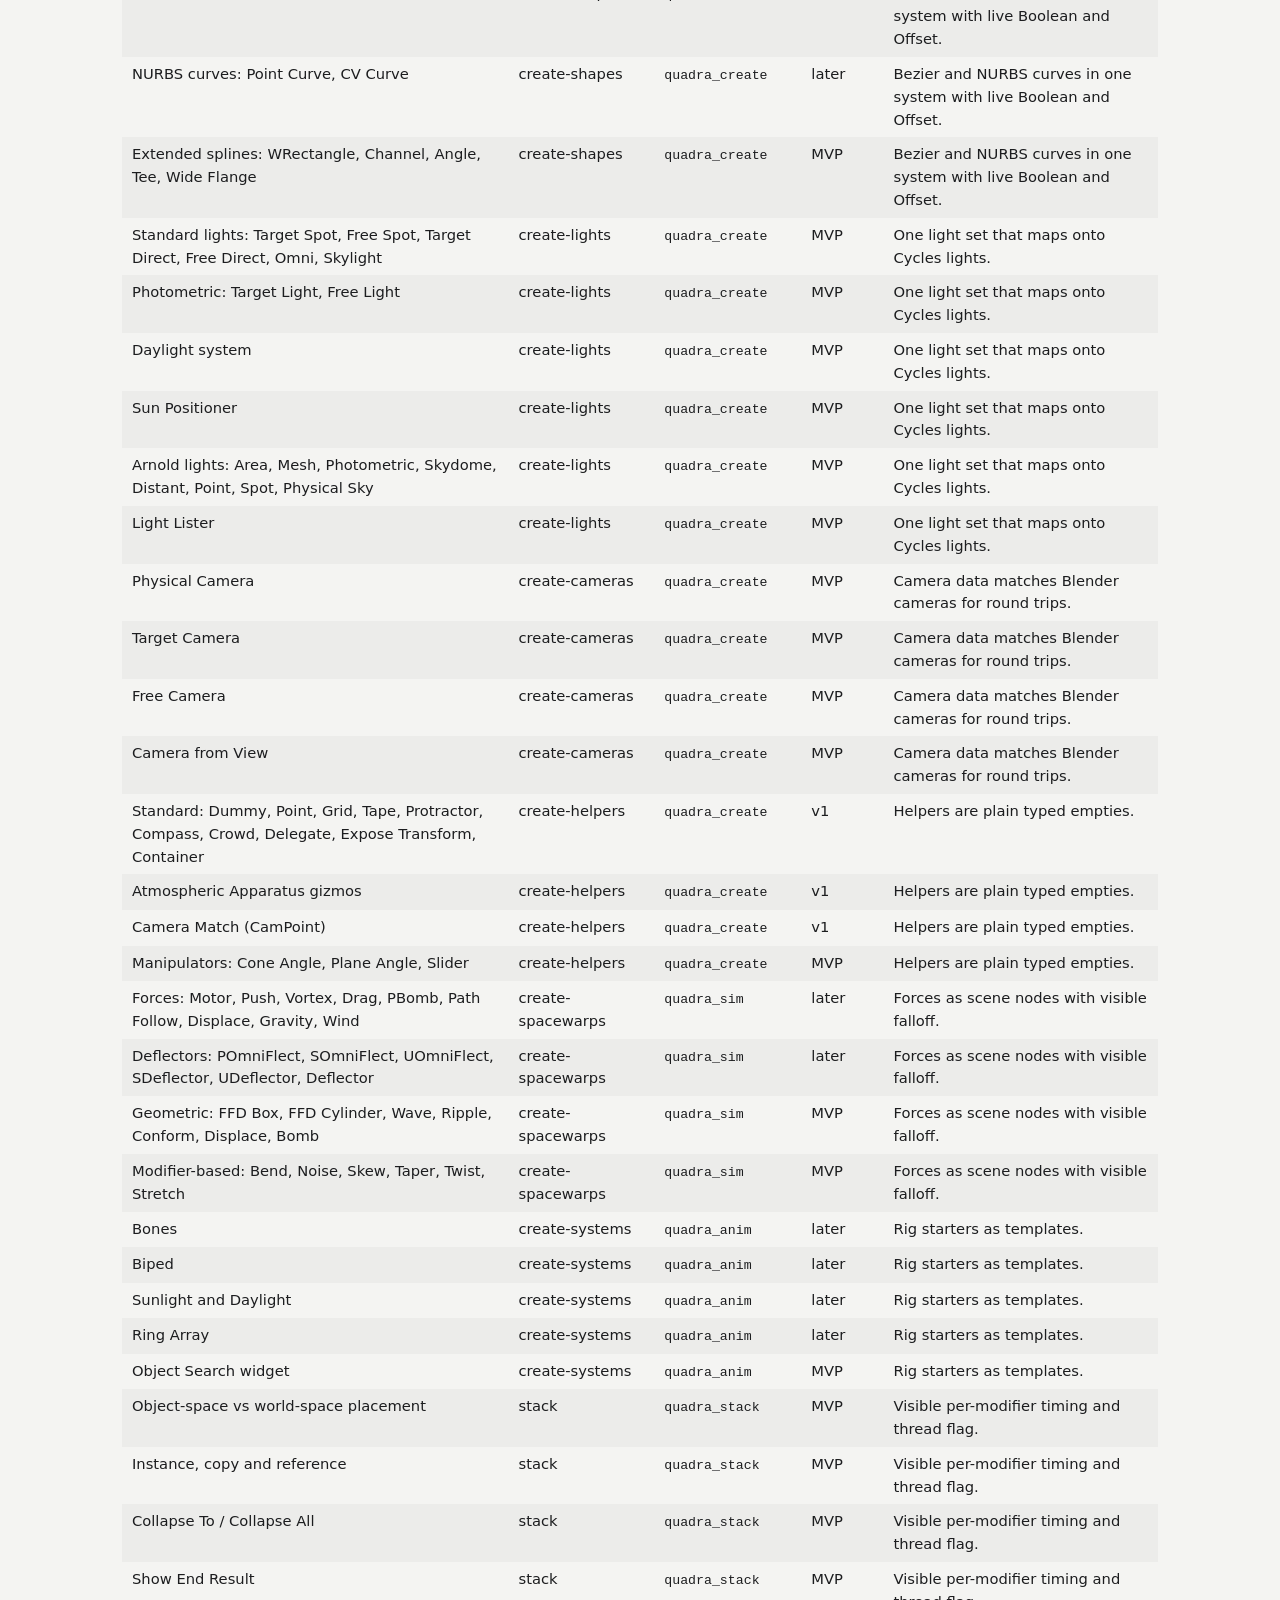
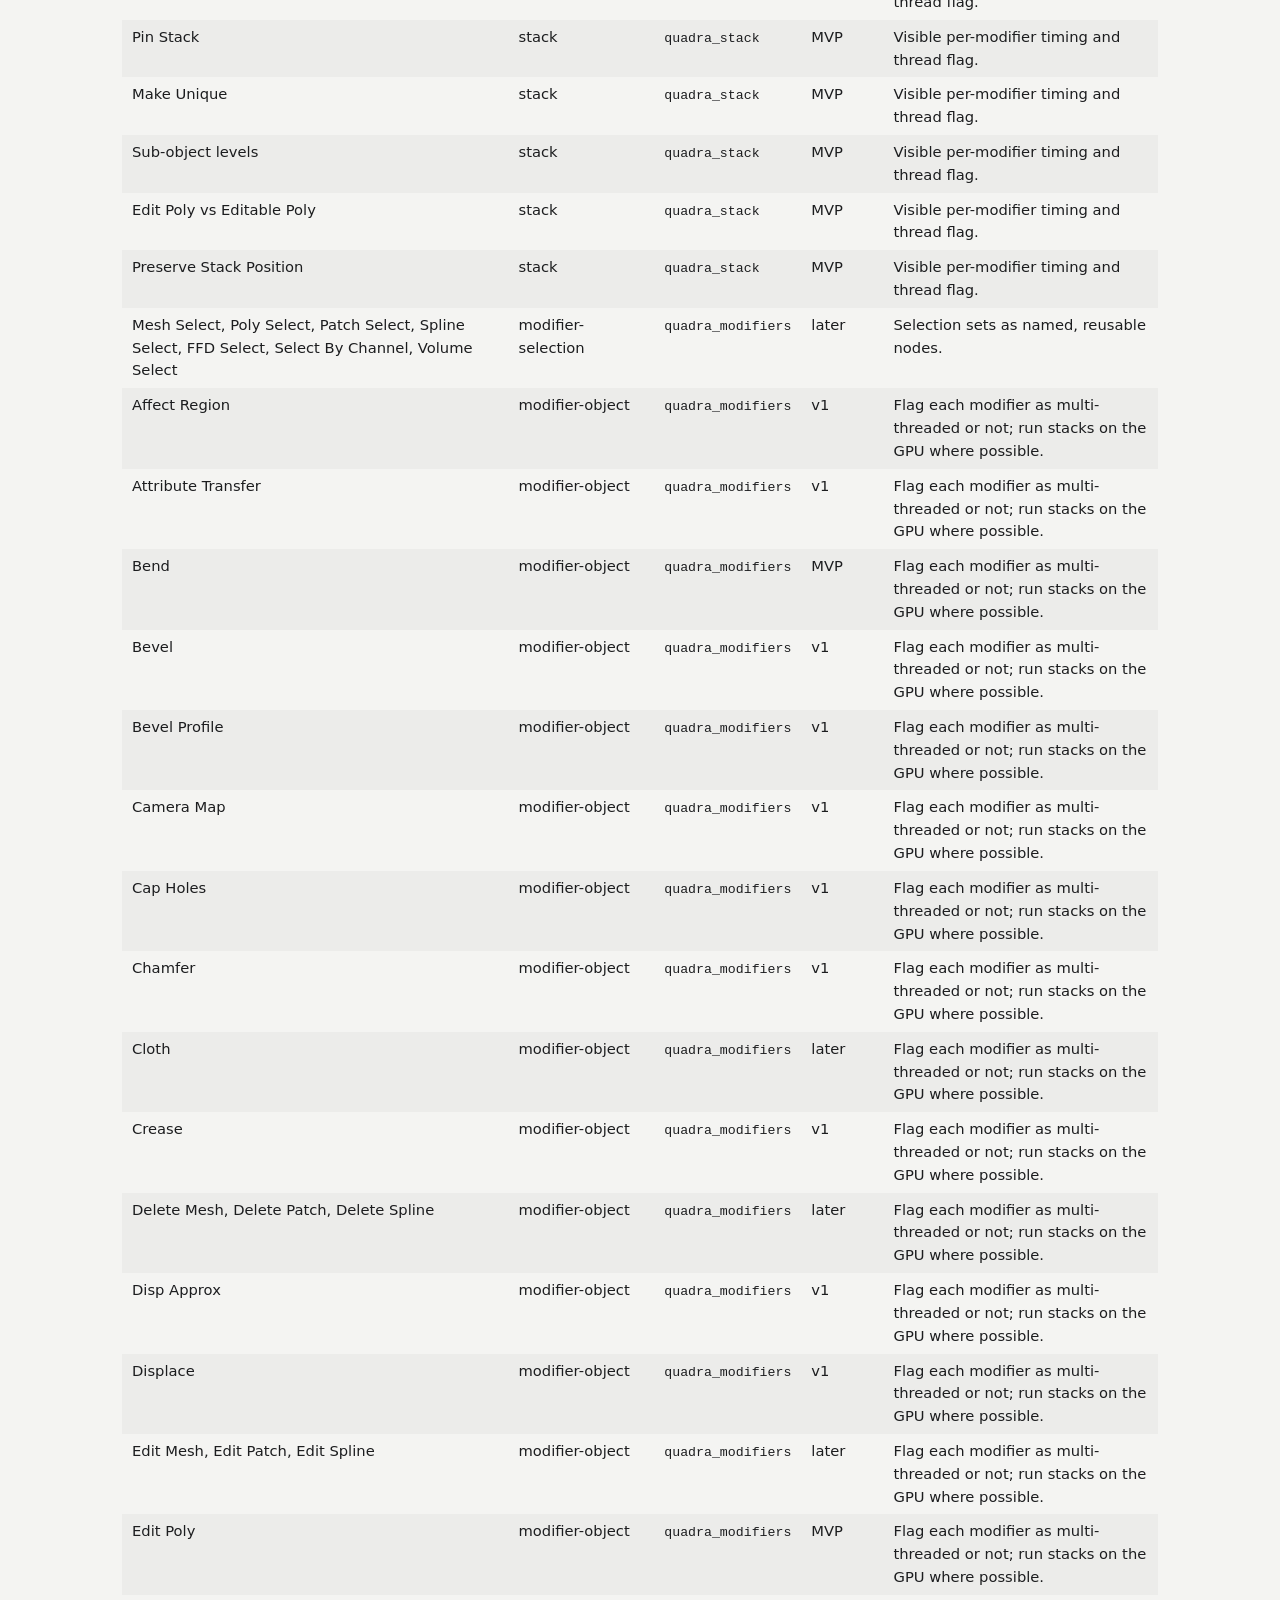
<file: docs/research/architecture.html>
<!doctype html><html lang="en-GB"><head><meta charset="utf-8"><title>Quadra research: architecture and plan</title><link rel="stylesheet" href="style.css"></head><body><main>
<h1>Quadra architecture and plan</h1>
<p>Phase 4 of the Quadra research, written 2026-10-27. It builds on <a href="max2026.html">the 3ds Max 2026 teardown</a>, <a href="blender-engine.html">the Blender engine study</a> and <a href="rust-stack.html">the Rust stack study</a>. Claims about outside software are sourced on those pages; this page links back to them instead of repeating them.</p>

<div class="first"><h2>Read this first</h2><ol>
<li>Route: a Rust app that links <strong>standalone Cycles</strong> (Apache-2.0) through a thin C++ wrapper. We do not link Blender or <code>bpy</code>. See section 1 and <a href="blender-engine.html">blender-engine.html</a>.</li>
<li>Licence: we may pick any licence for Quadra, closed or open, because nothing GPL is linked. Cycles' own dependencies are permissive, apart from a few marked UNVERIFIED there.</li>
<li>Stack: egui with egui_dock for the UI, wgpu for the viewport, our own dependency graph with rayon for the modifier stack, persistent data for undo, PyO3 for scripting, USD as the native file format.</li>
<li>The first job is a viewport prototype that proves 10M triangles at 60 FPS. No benchmark found online shows wgpu at 50M triangles, so this is the biggest unknown.</li>
<li>Section 9 is the one-page summary: the chosen route, the licence, the top 10 Max pain points we fix, and the risks.</li>
<li>3ds Max 2027 has already shipped. We keep 2026 parity as the target and review 2027 changes before M2.</li>
</ol></div>

<nav class="toc"><ol>
<li><a href="#s1">1. Architecture diagram</a></li><li><a href="#s2">2. Module list</a></li><li><a href="#s3">3. Hard targets and benchmark method</a></li>
<li><a href="#s4">4. Keymap and UI parity plan</a></li><li><a href="#s5">5. Legal checklist</a></li><li><a href="#s6">6. Milestone plan</a></li>
<li><a href="#s7">7. Phase 1 item map</a></li><li><a href="#s8">8. Open questions</a></li><li><a href="#s9">9. One-page summary</a></li></ol></nav>

<section id="s1"><h2>1. Architecture diagram</h2>
<pre>
+---------------------------------------------------- Quadra process (Rust) ----------------------------------------------------+
|  quadra_ui (egui + egui_dock)       quadra_input (keymap, quad menus)        quadra_script (PyO3 + "quadra" script layer)     |
|        |  commands                      | actions                              | commands                                     |
|        v                                v                                      v                                              |
|  quadra_cmd  ---- command bus, undo/redo (persistent scene snapshots, Arc copy-on-write mesh buffers) ----                    |
|        |                                                                                                                      |
|        v                                                                                                                      |
|  quadra_scene (node tree, layers, selection sets)  ->  quadra_stack (dependency graph, lazy rayon eval, cache per mod)        |
|        |                                               |  uses quadra_geom (half-edge n-gon mesh, manifold booleans,          |
|        |                                               |  OpenSubdiv)  and quadra_modifiers                                   |
|        |  evaluated meshes (Arc, versioned)            v                                                                      |
|        +--------------------> quadra_viewport (wgpu: GPU-driven culling, instancing, outline, ID-buffer picking)              |
|        |                                                                                                                      |
|        +--------------------> quadra_render  = render bridge (Rust side): diff scene -> change set                            |
|        |                          |  cxx FFI                                                                                  |
|        |                          v                                                                                           |
|        |                    cycles_bridge (C++ shim, ours)  ->  Cycles standalone (Apache-2.0)                                |
|        |                          Session::reset on change, DisplayDriver writes into a wgpu texture                          |
|        +--------------------> quadra_io (USD native via openusd; ufbx, tobj, gltf; Alembic later)                             |
|  quadra_autosave (worker thread: serialise an immutable snapshot, never locks the scene)                                      |
|  quadra_plugin (versioned C ABI for native plugins; Wasm later for untrusted ones)                                            |
+-------------------------------------------------------------------------------------------------------------------------------+
     optional, separate process, never linked:  blender_helper  (headless Blender for .blend import only, over IPC)
</pre>
<p>Data path: the scene is the single source of truth. Each edit bumps a version on the changed node. The render bridge compares versions and sends only changed meshes, transforms, materials and lights to Cycles, then resets the session so the progressive render restarts. Cycles' <code>Session</code> and <code>DisplayDriver</code> classes make this possible (<a href="https://github.com/blender/cycles/blob/main/src/session/session.h">session.h</a>, <a href="https://github.com/blender/cycles/blob/main/src/session/display_driver.h">display_driver.h</a>). Our material graph maps node by node onto Cycles shader nodes (<a href="https://github.com/blender/cycles/blob/main/src/scene/scene.h">scene.h</a>). USD/Hydra stays a later option for render-farm export, not the live path.</p>
<p>The Blender helper is optional. Running Blender as a separate program and passing plain files is the safest reading of the GPL "aggregate" rule (<a href="https://www.gnu.org/licenses/gpl-faq.html#MereAggregation">GPL FAQ</a>). This is a reading, not legal advice.</p>
</section>

<section id="s2"><h2>2. Module list</h2>
<table><thead><tr><th>Module</th><th>Job</th><th>Key crates (see rust-stack.html)</th></tr></thead><tbody>
<tr><td><code>quadra_ui</code></td><td>Docked layout, command panel, explorers, editors, settings page</td><td>egui, egui_dock</td></tr>
<tr><td><code>quadra_input</code></td><td>Keymap, mouse and modifier combos, quad menus, rebinding</td><td>own; loads <code>keymap.json</code></td></tr>
<tr><td><code>quadra_cmd</code></td><td>Command bus, undo/redo, macro recording</td><td>imbl or rpds</td></tr>
<tr><td><code>quadra_scene</code></td><td>Node tree, layers, selection sets, containers, references</td><td>own</td></tr>
<tr><td><code>quadra_stack</code></td><td>Modifier stack as a dependency graph, lazy multi-threaded evaluation, cache per modifier</td><td>rayon</td></tr>
<tr><td><code>quadra_geom</code> / <code>quadra_modifiers</code></td><td>Edit mesh, poly tools, booleans, subdivision, modifiers</td><td>manifold-csg, opensubdiv-petite</td></tr>
<tr><td><code>quadra_create</code></td><td>Parametric objects, shapes, lights, cameras, helpers</td><td>own</td></tr>
<tr><td><code>quadra_viewport</code></td><td>Real-time display, gizmos, picking, snaps, grids</td><td>wgpu</td></tr>
<tr><td><code>quadra_material</code> / <code>quadra_render</code></td><td>Node material editor, render setup, frame buffer, Cycles bridge</td><td>cxx, Cycles</td></tr>
<tr><td><code>quadra_anim</code></td><td>Controllers, constraints, keys, curve editor, dope sheet, skin, IK</td><td>own</td></tr>
<tr><td><code>quadra_sim</code></td><td>Particles, physics, cloth (later)</td><td>open question</td></tr>
<tr><td><code>quadra_script</code> / <code>quadra_plugin</code></td><td>Python API, listener, macros, packages; native plugin ABI</td><td>pyo3</td></tr>
<tr><td><code>quadra_io</code> / <code>quadra_autosave</code></td><td>USD native file, exchange formats, autosave, crash journal</td><td>openusd, ufbx, tobj, gltf</td></tr>
</tbody></table>
</section>

<section id="s3"><h2>3. Hard targets and benchmark method</h2>
<p>The Max baseline for each target is measured on the same PC with 3ds Max 2026, with no third-party plugins. The forum numbers in <a href="max2026.html#pain-points">max2026.html section 10</a> are complaints, not baselines. Targets are ours and stay provisional until the M1 prototype is measured.</p>
<table><thead><tr><th>Metric</th><th>Target</th><th>How we measure</th></tr></thead><tbody>
<tr><td>Cold start to usable viewport</td><td>Under 3 s, and at least 5x faster than Max on the same PC</td><td>After a reboot, launch 10 times with a script. Time from process start until the first frame accepts input (the app logs a timestamp). Report the median.</td></tr>
<tr><td>Viewport FPS, 10M triangles</td><td>60 FPS or better in shaded plus edges mode at 2560x1440, with 1,000 objects and 10% of them instanced</td><td>A fixed scene (generated by a script, saved as USD and FBX for Max) and a fixed 30 s camera orbit. Log frame times and report the median and the 1% low.</td></tr>
<tr><td>Modifier stack re-evaluation</td><td>Under 50 ms when changing the top modifier of an 8-modifier stack on a 1M-polygon mesh. Under 200 ms when changing the bottom one.</td><td>A scripted parameter change, repeated 100 times. Time from command to the evaluated mesh being ready. Same stack recreated in Max with its nearest modifiers.</td></tr>
<tr><td>File save and load</td><td>Save a 2 GB-in-memory scene in under 5 s without blocking the UI, and load it in under 8 s</td><td>Wall-clock time from command to done, 5 runs each, file on the same SSD. Autosave measures the longest UI frame while saving (must stay under 33 ms).</td></tr>
<tr><td>RAM use</td><td>Empty scene under 400 MB. 10M-triangle scene at most 60% of what Max uses.</td><td>Peak working set from Windows performance counters after the scene has loaded and settled for 30 s.</td></tr>
<tr><td>Undo</td><td>Unlimited steps. 1,000 edit-poly steps on a 1M-polygon mesh cost under 500 MB extra.</td><td>A scripted edit session, then measure memory before and after.</td></tr>
<tr><td>Crash-free hours</td><td>200 or more hours between crashes in soak tests. No work lost beyond 30 s.</td><td>A nightly 8-hour randomised script (create, modify, undo, save, render) with crash counting, plus a kill-the-process test that checks the crash journal restores the scene.</td></tr>
</tbody></table>
</section>

<section id="s4"><h2>4. Keymap and UI parity plan</h2>
<ol>
<li>The default keymap is built from <a href="keymap.json">keymap.json</a> (480 bindings). Action ids are our own snake_case names, and the visible labels are our own wording.</li>
<li>The layout matches by default: menu bar and toolbar on top, a 2x2 viewport grid, the command panel on the right, the time slider and track bar at the bottom, then the status bar and prompt line. Every panel is a dock that can be moved, and layouts save as named workspaces.</li>
<li>Everything can be rebound in the app, including mouse combos and quad menu contents. Conflicts show at once, and the user can export or import a keymap file.</li>
<li>The settings page lists every option. Changes apply live and are saved straight away, with no restart.</li>
<li>HiDPI and per-monitor scaling are tested from M1, because old UI scaling is a Max complaint (pain register).</li>
<li>Gaps marked UNVERIFIED in section 2 of max2026.html get checked by watching public tutorials before M1 freezes the defaults.</li>
</ol>
</section>

<section id="s5"><h2>5. Legal checklist</h2>
<table><thead><tr><th>Item</th><th>Rule</th><th>Status</th></tr></thead><tbody>
<tr><td>Clean room</td><td>Research uses public docs, tutorials and observed behaviour only. No decompiling, no SDK code, no help text, icons or artwork copied. Researchers write in their own words, and sources are logged on every page.</td><td>In force for this research</td></tr>
<tr><td>UK copyright basis</td><td>Copyright protects code and text, not the functions of a program, its programming language or its data formats. See SAS Institute v World Programming, CJEU C-406/10 (<a href="https://curia.europa.eu/juris/liste.jsf?num=C-406/10">curia.europa.eu</a>) and the UK follow-up judgment (<a href="https://www.bailii.org/ew/cases/EWHC/Ch/2013/69.html">[2013] EWHC 69 (Ch)</a>). Both links point at the right cases. Neither text was read first-hand: Curia loads as a script app and BAILII shows a bot check. The holding is confirmed by a <a href="https://8newsquare.co.uk/sas-institute-inc-v-world-programming-ltd-2013-ewhc-69-ch/">case summary</a>. The Court of Appeal upheld the result in [2013] EWCA Civ 1482, with some different reasoning. Get a solicitor's view before release.</td><td>To confirm</td></tr>
<tr><td>Names</td><td>Our own tool names (for example "Poly Edit", not "Editable Poly"; "Workbench Bar", not "Ribbon"). Credit 3ds Max and Blender in the README as inspirations.</td><td>Naming list due at M1</td></tr>
<tr><td>Trademarks</td><td>No Autodesk or 3ds Max marks in the UI, icons, file names or marketing. The project name is "Quadra". Apple used "Quadra" for Macintosh computers in the 1990s; check UK IPO and EUIPO trade mark searches for live marks in software classes before any public release.</td><td>Open: naming risk</td></tr>
<tr><td>Keymap</td><td>Key assignments are functional facts. We ship our own labels and our own file format.</td><td>OK</td></tr>
<tr><td>File formats</td><td>No reading of <code>.max</code> files (that would need reverse engineering). Exchange through FBX (ufbx), USD, OBJ and glTF.</td><td>Decided</td></tr>
<tr><td>Engine licence</td><td>Link standalone Cycles (Apache-2.0) and its permissive dependencies only. No bpy or Blender code is linked. Keep the NOTICE files and list every third-party licence in the About page. GPU SDKs are not permissive: the <a href="https://docs.nvidia.com/cuda/eula/index.html">CUDA EULA</a> only lets us ship the files it lists, and <a href="https://github.com/NVIDIA/optix-dev/blob/main/LICENSE.txt">OptiX</a> is proprietary and binary only. AMD HIP and Intel oneAPI terms are <span class="unv">UNVERIFIED</span>.</td><td>Decided; GPU SDK terms need review before M3</td></tr>
<tr><td>Disclaimer</td><td>LICENSE file, a README Disclaimer section and an About page notice, as for every project.</td><td>At first release</td></tr>
</tbody></table>
</section>

<section id="s6"><h2>6. Milestone plan</h2>
<table><thead><tr><th>Milestone</th><th>Scope</th><th>Done when</th></tr></thead><tbody>
<tr><td>M1</td><td>Docked shell, wgpu viewport (4 views, shading modes, grid, ViewCube-like navigator of our own design), Create panel for primitives, lights and cameras, move/rotate/scale gizmos, selection, snaps, keymap and settings page, undo, USD save and load</td><td>10M-triangle FPS target met; cold start under 3 s; every M1 keymap row works</td></tr>
<tr><td>M2</td><td>Modifier stack (dependency graph, cache, instance and reference, collapse, pin, show end result), Poly Edit at all sub-object levels, core modifiers, booleans, subdivision, FBX/OBJ/glTF</td><td>Stack re-evaluation target met; the MVP rows in section 7 pass a scripted test</td></tr>
<tr><td>M3</td><td>Node material editor (Physical-style material), Cycles bridge with interactive render in a viewport and the frame buffer, render setup, render passes, batch render</td><td>Interactive render updates within 100 ms of an edit on the reference scene</td></tr>
<tr><td>M4</td><td>Keys, controllers, constraints, curve editor and dope sheet, skin, morph, IK, animation layers</td><td>A rig-and-animate test scene round-trips through FBX</td></tr>
<tr><td>M5</td><td>Python API, script listener, macros, package format, native plugin ABI</td><td>A third-party sample plugin loads on two app versions without a rebuild</td></tr>
<tr><td>M6</td><td>V-Ray research made real. It needs a Chaos V-Ray App SDK licence, and the terms are not public (see blender-engine.html section 7). For reference, V-Ray for Blender costs £150 a year on the Chaos UK site (read 2026-10-27).</td><td>Decision on cost and terms, then a prototype</td></tr>
</tbody></table>
</section>

<section id="s7"><h2>7. Phase 1 item map</h2>
<p>Every item in <code>max2026-catalogue.json</code> is mapped to a module and a priority (300 items: 108 MVP, 148 v1, 44 later). MVP means M1 to M3, v1 means M4 to M5, and later means after v1. The same mapping is stored in each catalogue item under <code>quadra</code>. Priorities come from category rules plus name overrides, so review them before M1 planning.</p>
<table><thead><tr><th>Item</th><th>Category</th><th>Module</th><th>Priority</th><th>Max pain point fix</th></tr></thead><tbody><tr><td>Edit menu</td><td>menus</td><td><code>quadra_ui</code></td><td>v1</td><td>Show undo history as a list you can jump in, with a size cap set by the user.</td></tr><tr><td>Tools menu</td><td>menus</td><td><code>quadra_ui</code></td><td>v1</td><td>Fewer nested dialogs; every tool is also reachable from one command search.</td></tr><tr><td>Group menu</td><td>menus</td><td><code>quadra_ui</code></td><td>v1</td><td>Groups and containers share one nesting model.</td></tr><tr><td>Views menu</td><td>menus</td><td><code>quadra_ui</code></td><td>v1</td><td>One view settings panel, same entries as the viewport label menus.</td></tr><tr><td>Create menu</td><td>menus</td><td><code>quadra_ui</code></td><td>v1</td><td>Creation palette that is searchable and favourites-aware.</td></tr><tr><td>Modifiers menu</td><td>menus</td><td><code>quadra_ui</code></td><td>v1</td><td>Modifier search first, menu second.</td></tr><tr><td>Animation menu</td><td>menus</td><td><code>quadra_ui</code></td><td>v1</td><td>One animation menu that mirrors the Motion panel.</td></tr><tr><td>Graph Editors menu</td><td>menus</td><td><code>quadra_ui</code></td><td>v1</td><td>All graph editors dock in one layout system.</td></tr><tr><td>Rendering menu</td><td>menus</td><td><code>quadra_ui</code></td><td>v1</td><td>Render settings live in a docked panel.</td></tr><tr><td>Customize menu</td><td>menus</td><td><code>quadra_ui</code></td><td>v1</td><td>One settings window with search.</td></tr><tr><td>MAXScript menu</td><td>menus</td><td><code>quadra_ui</code></td><td>v1</td><td>Scripting panel is docked and shows the command log.</td></tr><tr><td>Help menu</td><td>menus</td><td><code>quadra_ui</code></td><td>v1</td><td>Command search first, help linked from each tool.</td></tr><tr><td>Alt menu system</td><td>menus</td><td><code>quadra_ui</code></td><td>v1</td><td>One menu model, skinned two ways.</td></tr><tr><td>Menu Editor (new in 2025)</td><td>menus</td><td><code>quadra_ui</code></td><td>v1</td><td>Menus defined as plain text a user can edit and share.</td></tr><tr><td>Main toolbar</td><td>toolbars</td><td><code>quadra_ui</code></td><td>MVP</td><td>Icon sizes follow the screen scale; every button has a searchable command and a rebindable key.</td></tr><tr><td>Time slider and track bar</td><td>toolbars</td><td><code>quadra_ui</code></td><td>MVP</td><td>Keys show for all selected items with colour per channel.</td></tr><tr><td>Status bar and prompt line</td><td>toolbars</td><td><code>quadra_ui</code></td><td>MVP</td><td>One bottom strip with the same fields, but tool hints shown beside the cursor.</td></tr><tr><td>Ribbon</td><td>ribbon</td><td><code>quadra_ui</code></td><td>v1</td><td>Context bar that fits the active mode, with the same commands as the quad menu.</td></tr><tr><td>Populate tab</td><td>ribbon</td><td><code>quadra_ui</code></td><td>v1</td><td>Crowd tools are a plugin-style module.</td></tr><tr><td>Command Panel</td><td>command_panel</td><td><code>quadra_ui</code></td><td>MVP</td><td>Properties panel that stays responsive and keeps the stack position when the selection changes.</td></tr><tr><td>Create panel sub-tabs</td><td>command_panel</td><td><code>quadra_ui</code></td><td>MVP</td><td>Search-first creation with a recent list.</td></tr><tr><td>Modify panel and modifier stack</td><td>command_panel</td><td><code>quadra_ui</code></td><td>MVP</td><td>Modifier stack evaluated in parallel with a visible cost per entry.</td></tr><tr><td>Hierarchy, Motion, Display, Utilities panels</td><td>command_panel</td><td><code>quadra_ui</code></td><td>MVP</td><td>Each panel is a docked tab that can be split.</td></tr><tr><td>Scene Explorer</td><td>explorers</td><td><code>quadra_ui</code></td><td>MVP</td><td>Virtual list so ten thousand objects stay fast.</td></tr><tr><td>Layer Explorer</td><td>explorers</td><td><code>quadra_ui</code></td><td>MVP</td><td>Layers and groups share one outline.</td></tr><tr><td>Viewport layouts and configuration</td><td>viewports</td><td><code>quadra_viewport</code></td><td>MVP</td><td>Layouts saved with the file and per workspace.</td></tr><tr><td>Viewport label menus</td><td>viewports</td><td><code>quadra_viewport</code></td><td>MVP</td><td>Same menus, plus an in-view search.</td></tr><tr><td>Nitrous shading and visual styles</td><td>viewports</td><td><code>quadra_viewport</code></td><td>MVP</td><td>GPU viewport using Cycles-style materials so the preview matches the render.</td></tr><tr><td>ViewCube</td><td>viewports</td><td><code>quadra_viewport</code></td><td>MVP</td><td>Same widget, drag to orbit.</td></tr><tr><td>SteeringWheels</td><td>viewports</td><td><code>quadra_viewport</code></td><td>MVP</td><td>Optional, off by default.</td></tr><tr><td>Viewport navigation controls</td><td>viewports</td><td><code>quadra_viewport</code></td><td>MVP</td><td>Default orbit around the selection with an option for Maya-style Alt+LMB (Max already supports Maya mode).</td></tr><tr><td>Safe frames</td><td>viewports</td><td><code>quadra_viewport</code></td><td>MVP</td><td>Always on in camera views, matches Cycles border.</td></tr><tr><td>Grids and snaps</td><td>viewports</td><td><code>quadra_viewport</code></td><td>MVP</td><td>Snap targets highlighted under the cursor, set via one panel.</td></tr><tr><td>Category visibility toggles</td><td>viewports</td><td><code>quadra_viewport</code></td><td>MVP</td><td>Same keys and an on-screen strip.</td></tr><tr><td>Quad menus</td><td>quad_menus</td><td><code>quadra_ui</code></td><td>MVP</td><td>Same four-quadrant model, editable as text.</td></tr><tr><td>Workspaces</td><td>customize</td><td><code>quadra_input</code></td><td>MVP</td><td>Workspaces saved as one portable file.</td></tr><tr><td>Customize User Interface</td><td>customize</td><td><code>quadra_input</code></td><td>MVP</td><td>Search-first editor with conflict warnings.</td></tr><tr><td>Hotkey Editor</td><td>customize</td><td><code>quadra_input</code></td><td>MVP</td><td>Same list but with an instant conflict view across contexts.</td></tr><tr><td>MAXScript Listener</td><td>customize</td><td><code>quadra_input</code></td><td>MVP</td><td>A docked console that also accepts Python.</td></tr><tr><td>Compact Material Editor</td><td>editors</td><td><code>quadra_ui</code></td><td>v1</td><td>Spheres render with the real engine, async.</td></tr><tr><td>Slate Material Editor</td><td>editors</td><td><code>quadra_ui</code></td><td>v1</td><td>Node graph with a background thread for previews and no blocking edits.</td></tr><tr><td>Render Setup</td><td>editors</td><td><code>quadra_ui</code></td><td>v1</td><td>Settings mapped to Cycles with live preview.</td></tr><tr><td>Frame Buffer (Rendered Frame Window)</td><td>editors</td><td><code>quadra_ui</code></td><td>later</td><td>Docked image viewer with A/B compare.</td></tr><tr><td>Track View (Curve Editor and Dope Sheet)</td><td>editors</td><td><code>quadra_ui</code></td><td>v1</td><td>Curve view and dope sheet on one timeline with shared selection.</td></tr><tr><td>Schematic View</td><td>editors</td><td><code>quadra_ui</code></td><td>v1</td><td>Outliner plus node view, same data.</td></tr><tr><td>Asset Tracking</td><td>scene_mgmt</td><td><code>quadra_scene</code></td><td>v1</td><td>Relative paths by default.</td></tr><tr><td>Scene States</td><td>scene_mgmt</td><td><code>quadra_scene</code></td><td>v1</td><td>Scene variants as named states, diffable.</td></tr><tr><td>Containers</td><td>scene_mgmt</td><td><code>quadra_scene</code></td><td>v1</td><td>Containers use USD-style references.</td></tr><tr><td>XRefs</td><td>scene_mgmt</td><td><code>quadra_scene</code></td><td>v1</td><td>References are first-class.</td></tr><tr><td>Selection Sets</td><td>scene_mgmt</td><td><code>quadra_scene</code></td><td>v1</td><td>Sets shown in the outliner.</td></tr><tr><td>Isolate Selection</td><td>scene_mgmt</td><td><code>quadra_scene</code></td><td>v1</td><td>Same key; remembers hidden state.</td></tr><tr><td>Align tools</td><td>scene_mgmt</td><td><code>quadra_scene</code></td><td>v1</td><td>Align shown as a live preview.</td></tr><tr><td>Graphite Modeling Tools ribbon</td><td>ribbon</td><td><code>quadra_ui</code></td><td>v1</td><td>One contextual panel instead of a ribbon plus rollouts.</td></tr><tr><td>Freeform and Paint Deform</td><td>ribbon</td><td><code>quadra_ui</code></td><td>v1</td><td>One contextual panel instead of a ribbon plus rollouts.</td></tr><tr><td>Retopology Tools 1.6 (Mesh Cleaner, ReForm)</td><td>ribbon</td><td><code>quadra_ui</code></td><td>v1</td><td>One contextual panel instead of a ribbon plus rollouts.</td></tr><tr><td>Flow Retopology 1.2</td><td>ribbon</td><td><code>quadra_ui</code></td><td>v1</td><td>One contextual panel instead of a ribbon plus rollouts.</td></tr><tr><td>Box</td><td>create-geometry</td><td><code>quadra_create</code></td><td>MVP</td><td>Every primitive stays parametric, converts to a mesh in one undoable step, and has Cycles-ready UVs.</td></tr><tr><td>Sphere</td><td>create-geometry</td><td><code>quadra_create</code></td><td>MVP</td><td>Every primitive stays parametric, converts to a mesh in one undoable step, and has Cycles-ready UVs.</td></tr><tr><td>Cylinder</td><td>create-geometry</td><td><code>quadra_create</code></td><td>MVP</td><td>Every primitive stays parametric, converts to a mesh in one undoable step, and has Cycles-ready UVs.</td></tr><tr><td>Cone</td><td>create-geometry</td><td><code>quadra_create</code></td><td>MVP</td><td>Every primitive stays parametric, converts to a mesh in one undoable step, and has Cycles-ready UVs.</td></tr><tr><td>Torus</td><td>create-geometry</td><td><code>quadra_create</code></td><td>MVP</td><td>Every primitive stays parametric, converts to a mesh in one undoable step, and has Cycles-ready UVs.</td></tr><tr><td>Tube</td><td>create-geometry</td><td><code>quadra_create</code></td><td>MVP</td><td>Every primitive stays parametric, converts to a mesh in one undoable step, and has Cycles-ready UVs.</td></tr><tr><td>Pyramid</td><td>create-geometry</td><td><code>quadra_create</code></td><td>MVP</td><td>Every primitive stays parametric, converts to a mesh in one undoable step, and has Cycles-ready UVs.</td></tr><tr><td>Plane</td><td>create-geometry</td><td><code>quadra_create</code></td><td>MVP</td><td>Every primitive stays parametric, converts to a mesh in one undoable step, and has Cycles-ready UVs.</td></tr><tr><td>Teapot</td><td>create-geometry</td><td><code>quadra_create</code></td><td>MVP</td><td>Every primitive stays parametric, converts to a mesh in one undoable step, and has Cycles-ready UVs.</td></tr><tr><td>GeoSphere</td><td>create-geometry</td><td><code>quadra_create</code></td><td>MVP</td><td>Every primitive stays parametric, converts to a mesh in one undoable step, and has Cycles-ready UVs.</td></tr><tr><td>TextPlus</td><td>create-geometry</td><td><code>quadra_create</code></td><td>v1</td><td>Every primitive stays parametric, converts to a mesh in one undoable step, and has Cycles-ready UVs.</td></tr><tr><td>Hedra</td><td>create-geometry</td><td><code>quadra_create</code></td><td>v1</td><td>One consistent fillet control on every primitive.</td></tr><tr><td>Torus Knot</td><td>create-geometry</td><td><code>quadra_create</code></td><td>MVP</td><td>One consistent fillet control on every primitive.</td></tr><tr><td>ChamferBox</td><td>create-geometry</td><td><code>quadra_create</code></td><td>MVP</td><td>One consistent fillet control on every primitive.</td></tr><tr><td>ChamferCyl</td><td>create-geometry</td><td><code>quadra_create</code></td><td>v1</td><td>One consistent fillet control on every primitive.</td></tr><tr><td>OilTank</td><td>create-geometry</td><td><code>quadra_create</code></td><td>v1</td><td>One consistent fillet control on every primitive.</td></tr><tr><td>Capsule</td><td>create-geometry</td><td><code>quadra_create</code></td><td>v1</td><td>One consistent fillet control on every primitive.</td></tr><tr><td>Spindle</td><td>create-geometry</td><td><code>quadra_create</code></td><td>v1</td><td>One consistent fillet control on every primitive.</td></tr><tr><td>L-Ext</td><td>create-geometry</td><td><code>quadra_create</code></td><td>v1</td><td>One consistent fillet control on every primitive.</td></tr><tr><td>C-Ext</td><td>create-geometry</td><td><code>quadra_create</code></td><td>v1</td><td>One consistent fillet control on every primitive.</td></tr><tr><td>Gengon</td><td>create-geometry</td><td><code>quadra_create</code></td><td>v1</td><td>One consistent fillet control on every primitive.</td></tr><tr><td>RingWave</td><td>create-geometry</td><td><code>quadra_create</code></td><td>v1</td><td>One consistent fillet control on every primitive.</td></tr><tr><td>Hose</td><td>create-geometry</td><td><code>quadra_create</code></td><td>v1</td><td>One consistent fillet control on every primitive.</td></tr><tr><td>Prism</td><td>create-geometry</td><td><code>quadra_create</code></td><td>v1</td><td>One consistent fillet control on every primitive.</td></tr><tr><td>Morph</td><td>create-geometry</td><td><code>quadra_create</code></td><td>v1</td><td>Compound results rebuild live without losing operands; booleans use one robust kernel.</td></tr><tr><td>Scatter</td><td>create-geometry</td><td><code>quadra_create</code></td><td>v1</td><td>Compound results rebuild live without losing operands; booleans use one robust kernel.</td></tr><tr><td>Conform</td><td>create-geometry</td><td><code>quadra_create</code></td><td>v1</td><td>Compound results rebuild live without losing operands; booleans use one robust kernel.</td></tr><tr><td>Connect</td><td>create-geometry</td><td><code>quadra_create</code></td><td>v1</td><td>Compound results rebuild live without losing operands; booleans use one robust kernel.</td></tr><tr><td>BlobMesh</td><td>create-geometry</td><td><code>quadra_create</code></td><td>v1</td><td>Compound results rebuild live without losing operands; booleans use one robust kernel.</td></tr><tr><td>ShapeMerge</td><td>create-geometry</td><td><code>quadra_create</code></td><td>v1</td><td>Compound results rebuild live without losing operands; booleans use one robust kernel.</td></tr><tr><td>Boolean (compound)</td><td>create-geometry</td><td><code>quadra_create</code></td><td>v1</td><td>Compound results rebuild live without losing operands; booleans use one robust kernel.</td></tr><tr><td>Terrain</td><td>create-geometry</td><td><code>quadra_create</code></td><td>v1</td><td>Compound results rebuild live without losing operands; booleans use one robust kernel.</td></tr><tr><td>Loft</td><td>create-geometry</td><td><code>quadra_create</code></td><td>v1</td><td>Compound results rebuild live without losing operands; booleans use one robust kernel.</td></tr><tr><td>Mesher</td><td>create-geometry</td><td><code>quadra_create</code></td><td>v1</td><td>Compound results rebuild live without losing operands; booleans use one robust kernel.</td></tr><tr><td>ProBoolean</td><td>create-geometry</td><td><code>quadra_create</code></td><td>v1</td><td>Compound results rebuild live without losing operands; booleans use one robust kernel.</td></tr><tr><td>ProCutter</td><td>create-geometry</td><td><code>quadra_create</code></td><td>v1</td><td>Compound results rebuild live without losing operands; booleans use one robust kernel.</td></tr><tr><td>Door: Pivot, Sliding, BiFold</td><td>create-geometry</td><td><code>quadra_create</code></td><td>later</td><td>Keep these parametric through export instead of freezing to a mesh.</td></tr><tr><td>Windows: Awning, Casement, Fixed, Pivoted, Projected, Sliding</td><td>create-geometry</td><td><code>quadra_create</code></td><td>later</td><td>Keep these parametric through export instead of freezing to a mesh.</td></tr><tr><td>Stairs: Straight, L-Type, U-Type, Spiral</td><td>create-geometry</td><td><code>quadra_create</code></td><td>later</td><td>Keep these parametric through export instead of freezing to a mesh.</td></tr><tr><td>Wall</td><td>create-geometry</td><td><code>quadra_create</code></td><td>later</td><td>Keep these parametric through export instead of freezing to a mesh.</td></tr><tr><td>Railing</td><td>create-geometry</td><td><code>quadra_create</code></td><td>later</td><td>Keep these parametric through export instead of freezing to a mesh.</td></tr><tr><td>Foliage</td><td>create-geometry</td><td><code>quadra_create</code></td><td>later</td><td>Keep these parametric through export instead of freezing to a mesh.</td></tr><tr><td>Particle systems: PF Source, Spray, Snow, Blizzard, PArray, PCloud, Super Spray</td><td>create-geometry</td><td><code>quadra_create</code></td><td>v1</td><td>Keep these parametric through export instead of freezing to a mesh.</td></tr><tr><td>Line</td><td>create-shapes</td><td><code>quadra_create</code></td><td>MVP</td><td>Bezier and NURBS curves in one system with live Boolean and Offset.</td></tr><tr><td>Rectangle</td><td>create-shapes</td><td><code>quadra_create</code></td><td>MVP</td><td>Bezier and NURBS curves in one system with live Boolean and Offset.</td></tr><tr><td>Circle</td><td>create-shapes</td><td><code>quadra_create</code></td><td>MVP</td><td>Bezier and NURBS curves in one system with live Boolean and Offset.</td></tr><tr><td>Ellipse</td><td>create-shapes</td><td><code>quadra_create</code></td><td>v1</td><td>Bezier and NURBS curves in one system with live Boolean and Offset.</td></tr><tr><td>Arc</td><td>create-shapes</td><td><code>quadra_create</code></td><td>v1</td><td>Bezier and NURBS curves in one system with live Boolean and Offset.</td></tr><tr><td>Donut</td><td>create-shapes</td><td><code>quadra_create</code></td><td>v1</td><td>Bezier and NURBS curves in one system with live Boolean and Offset.</td></tr><tr><td>NGon</td><td>create-shapes</td><td><code>quadra_create</code></td><td>v1</td><td>Bezier and NURBS curves in one system with live Boolean and Offset.</td></tr><tr><td>Star</td><td>create-shapes</td><td><code>quadra_create</code></td><td>v1</td><td>Bezier and NURBS curves in one system with live Boolean and Offset.</td></tr><tr><td>Text</td><td>create-shapes</td><td><code>quadra_create</code></td><td>v1</td><td>Bezier and NURBS curves in one system with live Boolean and Offset.</td></tr><tr><td>Helix</td><td>create-shapes</td><td><code>quadra_create</code></td><td>v1</td><td>Bezier and NURBS curves in one system with live Boolean and Offset.</td></tr><tr><td>Egg</td><td>create-shapes</td><td><code>quadra_create</code></td><td>v1</td><td>Bezier and NURBS curves in one system with live Boolean and Offset.</td></tr><tr><td>Section</td><td>create-shapes</td><td><code>quadra_create</code></td><td>v1</td><td>Bezier and NURBS curves in one system with live Boolean and Offset.</td></tr><tr><td>Freehand</td><td>create-shapes</td><td><code>quadra_create</code></td><td>v1</td><td>Bezier and NURBS curves in one system with live Boolean and Offset.</td></tr><tr><td>NURBS curves: Point Curve, CV Curve</td><td>create-shapes</td><td><code>quadra_create</code></td><td>later</td><td>Bezier and NURBS curves in one system with live Boolean and Offset.</td></tr><tr><td>Extended splines: WRectangle, Channel, Angle, Tee, Wide Flange</td><td>create-shapes</td><td><code>quadra_create</code></td><td>MVP</td><td>Bezier and NURBS curves in one system with live Boolean and Offset.</td></tr><tr><td>Standard lights: Target Spot, Free Spot, Target Direct, Free Direct, Omni, Skylight</td><td>create-lights</td><td><code>quadra_create</code></td><td>MVP</td><td>One light set that maps onto Cycles lights.</td></tr><tr><td>Photometric: Target Light, Free Light</td><td>create-lights</td><td><code>quadra_create</code></td><td>MVP</td><td>One light set that maps onto Cycles lights.</td></tr><tr><td>Daylight system</td><td>create-lights</td><td><code>quadra_create</code></td><td>MVP</td><td>One light set that maps onto Cycles lights.</td></tr><tr><td>Sun Positioner</td><td>create-lights</td><td><code>quadra_create</code></td><td>MVP</td><td>One light set that maps onto Cycles lights.</td></tr><tr><td>Arnold lights: Area, Mesh, Photometric, Skydome, Distant, Point, Spot, Physical Sky</td><td>create-lights</td><td><code>quadra_create</code></td><td>MVP</td><td>One light set that maps onto Cycles lights.</td></tr><tr><td>Light Lister</td><td>create-lights</td><td><code>quadra_create</code></td><td>MVP</td><td>One light set that maps onto Cycles lights.</td></tr><tr><td>Physical Camera</td><td>create-cameras</td><td><code>quadra_create</code></td><td>MVP</td><td>Camera data matches Blender cameras for round trips.</td></tr><tr><td>Target Camera</td><td>create-cameras</td><td><code>quadra_create</code></td><td>MVP</td><td>Camera data matches Blender cameras for round trips.</td></tr><tr><td>Free Camera</td><td>create-cameras</td><td><code>quadra_create</code></td><td>MVP</td><td>Camera data matches Blender cameras for round trips.</td></tr><tr><td>Camera from View</td><td>create-cameras</td><td><code>quadra_create</code></td><td>MVP</td><td>Camera data matches Blender cameras for round trips.</td></tr><tr><td>Standard: Dummy, Point, Grid, Tape, Protractor, Compass, Crowd, Delegate, Expose Transform, Container</td><td>create-helpers</td><td><code>quadra_create</code></td><td>v1</td><td>Helpers are plain typed empties.</td></tr><tr><td>Atmospheric Apparatus gizmos</td><td>create-helpers</td><td><code>quadra_create</code></td><td>v1</td><td>Helpers are plain typed empties.</td></tr><tr><td>Camera Match (CamPoint)</td><td>create-helpers</td><td><code>quadra_create</code></td><td>v1</td><td>Helpers are plain typed empties.</td></tr><tr><td>Manipulators: Cone Angle, Plane Angle, Slider</td><td>create-helpers</td><td><code>quadra_create</code></td><td>MVP</td><td>Helpers are plain typed empties.</td></tr><tr><td>Forces: Motor, Push, Vortex, Drag, PBomb, Path Follow, Displace, Gravity, Wind</td><td>create-spacewarps</td><td><code>quadra_sim</code></td><td>later</td><td>Forces as scene nodes with visible falloff.</td></tr><tr><td>Deflectors: POmniFlect, SOmniFlect, UOmniFlect, SDeflector, UDeflector, Deflector</td><td>create-spacewarps</td><td><code>quadra_sim</code></td><td>later</td><td>Forces as scene nodes with visible falloff.</td></tr><tr><td>Geometric: FFD Box, FFD Cylinder, Wave, Ripple, Conform, Displace, Bomb</td><td>create-spacewarps</td><td><code>quadra_sim</code></td><td>MVP</td><td>Forces as scene nodes with visible falloff.</td></tr><tr><td>Modifier-based: Bend, Noise, Skew, Taper, Twist, Stretch</td><td>create-spacewarps</td><td><code>quadra_sim</code></td><td>MVP</td><td>Forces as scene nodes with visible falloff.</td></tr><tr><td>Bones</td><td>create-systems</td><td><code>quadra_anim</code></td><td>later</td><td>Rig starters as templates.</td></tr><tr><td>Biped</td><td>create-systems</td><td><code>quadra_anim</code></td><td>later</td><td>Rig starters as templates.</td></tr><tr><td>Sunlight and Daylight</td><td>create-systems</td><td><code>quadra_anim</code></td><td>later</td><td>Rig starters as templates.</td></tr><tr><td>Ring Array</td><td>create-systems</td><td><code>quadra_anim</code></td><td>later</td><td>Rig starters as templates.</td></tr><tr><td>Object Search widget</td><td>create-systems</td><td><code>quadra_anim</code></td><td>MVP</td><td>Rig starters as templates.</td></tr><tr><td>Object-space vs world-space placement</td><td>stack</td><td><code>quadra_stack</code></td><td>MVP</td><td>Visible per-modifier timing and thread flag.</td></tr><tr><td>Instance, copy and reference</td><td>stack</td><td><code>quadra_stack</code></td><td>MVP</td><td>Visible per-modifier timing and thread flag.</td></tr><tr><td>Collapse To / Collapse All</td><td>stack</td><td><code>quadra_stack</code></td><td>MVP</td><td>Visible per-modifier timing and thread flag.</td></tr><tr><td>Show End Result</td><td>stack</td><td><code>quadra_stack</code></td><td>MVP</td><td>Visible per-modifier timing and thread flag.</td></tr><tr><td>Pin Stack</td><td>stack</td><td><code>quadra_stack</code></td><td>MVP</td><td>Visible per-modifier timing and thread flag.</td></tr><tr><td>Make Unique</td><td>stack</td><td><code>quadra_stack</code></td><td>MVP</td><td>Visible per-modifier timing and thread flag.</td></tr><tr><td>Sub-object levels</td><td>stack</td><td><code>quadra_stack</code></td><td>MVP</td><td>Visible per-modifier timing and thread flag.</td></tr><tr><td>Edit Poly vs Editable Poly</td><td>stack</td><td><code>quadra_stack</code></td><td>MVP</td><td>Visible per-modifier timing and thread flag.</td></tr><tr><td>Preserve Stack Position</td><td>stack</td><td><code>quadra_stack</code></td><td>MVP</td><td>Visible per-modifier timing and thread flag.</td></tr><tr><td>Mesh Select, Poly Select, Patch Select, Spline Select, FFD Select, Select By Channel, Volume Select</td><td>modifier-selection</td><td><code>quadra_modifiers</code></td><td>later</td><td>Selection sets as named, reusable nodes.</td></tr><tr><td>Affect Region</td><td>modifier-object</td><td><code>quadra_modifiers</code></td><td>v1</td><td>Flag each modifier as multi-threaded or not; run stacks on the GPU where possible.</td></tr><tr><td>Attribute Transfer</td><td>modifier-object</td><td><code>quadra_modifiers</code></td><td>v1</td><td>Flag each modifier as multi-threaded or not; run stacks on the GPU where possible.</td></tr><tr><td>Bend</td><td>modifier-object</td><td><code>quadra_modifiers</code></td><td>MVP</td><td>Flag each modifier as multi-threaded or not; run stacks on the GPU where possible.</td></tr><tr><td>Bevel</td><td>modifier-object</td><td><code>quadra_modifiers</code></td><td>v1</td><td>Flag each modifier as multi-threaded or not; run stacks on the GPU where possible.</td></tr><tr><td>Bevel Profile</td><td>modifier-object</td><td><code>quadra_modifiers</code></td><td>v1</td><td>Flag each modifier as multi-threaded or not; run stacks on the GPU where possible.</td></tr><tr><td>Camera Map</td><td>modifier-object</td><td><code>quadra_modifiers</code></td><td>v1</td><td>Flag each modifier as multi-threaded or not; run stacks on the GPU where possible.</td></tr><tr><td>Cap Holes</td><td>modifier-object</td><td><code>quadra_modifiers</code></td><td>v1</td><td>Flag each modifier as multi-threaded or not; run stacks on the GPU where possible.</td></tr><tr><td>Chamfer</td><td>modifier-object</td><td><code>quadra_modifiers</code></td><td>v1</td><td>Flag each modifier as multi-threaded or not; run stacks on the GPU where possible.</td></tr><tr><td>Cloth</td><td>modifier-object</td><td><code>quadra_modifiers</code></td><td>later</td><td>Flag each modifier as multi-threaded or not; run stacks on the GPU where possible.</td></tr><tr><td>Crease</td><td>modifier-object</td><td><code>quadra_modifiers</code></td><td>v1</td><td>Flag each modifier as multi-threaded or not; run stacks on the GPU where possible.</td></tr><tr><td>Delete Mesh, Delete Patch, Delete Spline</td><td>modifier-object</td><td><code>quadra_modifiers</code></td><td>later</td><td>Flag each modifier as multi-threaded or not; run stacks on the GPU where possible.</td></tr><tr><td>Disp Approx</td><td>modifier-object</td><td><code>quadra_modifiers</code></td><td>v1</td><td>Flag each modifier as multi-threaded or not; run stacks on the GPU where possible.</td></tr><tr><td>Displace</td><td>modifier-object</td><td><code>quadra_modifiers</code></td><td>v1</td><td>Flag each modifier as multi-threaded or not; run stacks on the GPU where possible.</td></tr><tr><td>Edit Mesh, Edit Patch, Edit Spline</td><td>modifier-object</td><td><code>quadra_modifiers</code></td><td>later</td><td>Flag each modifier as multi-threaded or not; run stacks on the GPU where possible.</td></tr><tr><td>Edit Poly</td><td>modifier-object</td><td><code>quadra_modifiers</code></td><td>MVP</td><td>Flag each modifier as multi-threaded or not; run stacks on the GPU where possible.</td></tr><tr><td>Extrude</td><td>modifier-object</td><td><code>quadra_modifiers</code></td><td>v1</td><td>Flag each modifier as multi-threaded or not; run stacks on the GPU where possible.</td></tr><tr><td>Face Extrude</td><td>modifier-object</td><td><code>quadra_modifiers</code></td><td>v1</td><td>Flag each modifier as multi-threaded or not; run stacks on the GPU where possible.</td></tr><tr><td>FFD 2x2x2, 3x3x3, 4x4x4, Box, Cylinder</td><td>modifier-object</td><td><code>quadra_modifiers</code></td><td>MVP</td><td>Flag each modifier as multi-threaded or not; run stacks on the GPU where possible.</td></tr><tr><td>Fillet/Chamfer (spline)</td><td>modifier-object</td><td><code>quadra_modifiers</code></td><td>MVP</td><td>Flag each modifier as multi-threaded or not; run stacks on the GPU where possible.</td></tr><tr><td>Flex</td><td>modifier-object</td><td><code>quadra_modifiers</code></td><td>v1</td><td>Flag each modifier as multi-threaded or not; run stacks on the GPU where possible.</td></tr><tr><td>Lathe</td><td>modifier-object</td><td><code>quadra_modifiers</code></td><td>v1</td><td>Flag each modifier as multi-threaded or not; run stacks on the GPU where possible.</td></tr><tr><td>Lattice</td><td>modifier-object</td><td><code>quadra_modifiers</code></td><td>v1</td><td>Flag each modifier as multi-threaded or not; run stacks on the GPU where possible.</td></tr><tr><td>Linked XForm</td><td>modifier-object</td><td><code>quadra_modifiers</code></td><td>v1</td><td>Flag each modifier as multi-threaded or not; run stacks on the GPU where possible.</td></tr><tr><td>Mesh Cleaner</td><td>modifier-object</td><td><code>quadra_modifiers</code></td><td>v1</td><td>Flag each modifier as multi-threaded or not; run stacks on the GPU where possible.</td></tr><tr><td>MeshSmooth</td><td>modifier-object</td><td><code>quadra_modifiers</code></td><td>v1</td><td>Flag each modifier as multi-threaded or not; run stacks on the GPU where possible.</td></tr><tr><td>Mirror</td><td>modifier-object</td><td><code>quadra_modifiers</code></td><td>v1</td><td>Flag each modifier as multi-threaded or not; run stacks on the GPU where possible.</td></tr><tr><td>Morpher</td><td>modifier-object</td><td><code>quadra_modifiers</code></td><td>v1</td><td>Flag each modifier as multi-threaded or not; run stacks on the GPU where possible.</td></tr><tr><td>Multires</td><td>modifier-object</td><td><code>quadra_modifiers</code></td><td>v1</td><td>Flag each modifier as multi-threaded or not; run stacks on the GPU where possible.</td></tr><tr><td>Noise</td><td>modifier-object</td><td><code>quadra_modifiers</code></td><td>v1</td><td>Flag each modifier as multi-threaded or not; run stacks on the GPU where possible.</td></tr><tr><td>Normal</td><td>modifier-object</td><td><code>quadra_modifiers</code></td><td>v1</td><td>Flag each modifier as multi-threaded or not; run stacks on the GPU where possible.</td></tr><tr><td>Optimize</td><td>modifier-object</td><td><code>quadra_modifiers</code></td><td>v1</td><td>Flag each modifier as multi-threaded or not; run stacks on the GPU where possible.</td></tr><tr><td>ProOptimizer</td><td>modifier-object</td><td><code>quadra_modifiers</code></td><td>v1</td><td>Flag each modifier as multi-threaded or not; run stacks on the GPU where possible.</td></tr><tr><td>Push</td><td>modifier-object</td><td><code>quadra_modifiers</code></td><td>v1</td><td>Flag each modifier as multi-threaded or not; run stacks on the GPU where possible.</td></tr><tr><td>Relax</td><td>modifier-object</td><td><code>quadra_modifiers</code></td><td>v1</td><td>Flag each modifier as multi-threaded or not; run stacks on the GPU where possible.</td></tr><tr><td>Ripple</td><td>modifier-object</td><td><code>quadra_modifiers</code></td><td>v1</td><td>Flag each modifier as multi-threaded or not; run stacks on the GPU where possible.</td></tr><tr><td>Shell</td><td>modifier-object</td><td><code>quadra_modifiers</code></td><td>MVP</td><td>Flag each modifier as multi-threaded or not; run stacks on the GPU where possible.</td></tr><tr><td>Skew</td><td>modifier-object</td><td><code>quadra_modifiers</code></td><td>v1</td><td>Flag each modifier as multi-threaded or not; run stacks on the GPU where possible.</td></tr><tr><td>Slice</td><td>modifier-object</td><td><code>quadra_modifiers</code></td><td>v1</td><td>Flag each modifier as multi-threaded or not; run stacks on the GPU where possible.</td></tr><tr><td>Smooth</td><td>modifier-object</td><td><code>quadra_modifiers</code></td><td>v1</td><td>Flag each modifier as multi-threaded or not; run stacks on the GPU where possible.</td></tr><tr><td>Spherify</td><td>modifier-object</td><td><code>quadra_modifiers</code></td><td>v1</td><td>Flag each modifier as multi-threaded or not; run stacks on the GPU where possible.</td></tr><tr><td>Squeeze</td><td>modifier-object</td><td><code>quadra_modifiers</code></td><td>v1</td><td>Flag each modifier as multi-threaded or not; run stacks on the GPU where possible.</td></tr><tr><td>STL Check</td><td>modifier-object</td><td><code>quadra_modifiers</code></td><td>v1</td><td>Flag each modifier as multi-threaded or not; run stacks on the GPU where possible.</td></tr><tr><td>Stretch</td><td>modifier-object</td><td><code>quadra_modifiers</code></td><td>v1</td><td>Flag each modifier as multi-threaded or not; run stacks on the GPU where possible.</td></tr><tr><td>Subdivide</td><td>modifier-object</td><td><code>quadra_modifiers</code></td><td>v1</td><td>Flag each modifier as multi-threaded or not; run stacks on the GPU where possible.</td></tr><tr><td>Substitute</td><td>modifier-object</td><td><code>quadra_modifiers</code></td><td>v1</td><td>Flag each modifier as multi-threaded or not; run stacks on the GPU where possible.</td></tr><tr><td>Surface</td><td>modifier-object</td><td><code>quadra_modifiers</code></td><td>v1</td><td>Flag each modifier as multi-threaded or not; run stacks on the GPU where possible.</td></tr><tr><td>Sweep</td><td>modifier-object</td><td><code>quadra_modifiers</code></td><td>v1</td><td>Flag each modifier as multi-threaded or not; run stacks on the GPU where possible.</td></tr><tr><td>SymmetryX</td><td>modifier-object</td><td><code>quadra_modifiers</code></td><td>MVP</td><td>Flag each modifier as multi-threaded or not; run stacks on the GPU where possible.</td></tr><tr><td>Taper</td><td>modifier-object</td><td><code>quadra_modifiers</code></td><td>v1</td><td>Flag each modifier as multi-threaded or not; run stacks on the GPU where possible.</td></tr><tr><td>Tessellate</td><td>modifier-object</td><td><code>quadra_modifiers</code></td><td>v1</td><td>Flag each modifier as multi-threaded or not; run stacks on the GPU where possible.</td></tr><tr><td>Trim/Extend</td><td>modifier-object</td><td><code>quadra_modifiers</code></td><td>v1</td><td>Flag each modifier as multi-threaded or not; run stacks on the GPU where possible.</td></tr><tr><td>Turn To Mesh, Poly, Patch</td><td>modifier-object</td><td><code>quadra_modifiers</code></td><td>later</td><td>Flag each modifier as multi-threaded or not; run stacks on the GPU where possible.</td></tr><tr><td>Twist</td><td>modifier-object</td><td><code>quadra_modifiers</code></td><td>v1</td><td>Flag each modifier as multi-threaded or not; run stacks on the GPU where possible.</td></tr><tr><td>Unwrap UVW</td><td>modifier-object</td><td><code>quadra_modifiers</code></td><td>MVP</td><td>Flag each modifier as multi-threaded or not; run stacks on the GPU where possible.</td></tr><tr><td>UVW Map</td><td>modifier-object</td><td><code>quadra_modifiers</code></td><td>MVP</td><td>Flag each modifier as multi-threaded or not; run stacks on the GPU where possible.</td></tr><tr><td>UVW XForm</td><td>modifier-object</td><td><code>quadra_modifiers</code></td><td>v1</td><td>Flag each modifier as multi-threaded or not; run stacks on the GPU where possible.</td></tr><tr><td>Vertex Paint</td><td>modifier-object</td><td><code>quadra_modifiers</code></td><td>v1</td><td>Flag each modifier as multi-threaded or not; run stacks on the GPU where possible.</td></tr><tr><td>Vertex Weld</td><td>modifier-object</td><td><code>quadra_modifiers</code></td><td>v1</td><td>Flag each modifier as multi-threaded or not; run stacks on the GPU where possible.</td></tr><tr><td>Wave</td><td>modifier-object</td><td><code>quadra_modifiers</code></td><td>v1</td><td>Flag each modifier as multi-threaded or not; run stacks on the GPU where possible.</td></tr><tr><td>XForm</td><td>modifier-object</td><td><code>quadra_modifiers</code></td><td>v1</td><td>Flag each modifier as multi-threaded or not; run stacks on the GPU where possible.</td></tr><tr><td>Boolean</td><td>modifier-object</td><td><code>quadra_modifiers</code></td><td>v1</td><td>Flag each modifier as multi-threaded or not; run stacks on the GPU where possible.</td></tr><tr><td>Conform</td><td>modifier-object</td><td><code>quadra_modifiers</code></td><td>v1</td><td>Flag each modifier as multi-threaded or not; run stacks on the GPU where possible.</td></tr><tr><td>Array</td><td>modifier-object</td><td><code>quadra_modifiers</code></td><td>v1</td><td>Flag each modifier as multi-threaded or not; run stacks on the GPU where possible.</td></tr><tr><td>Skin</td><td>modifier-object</td><td><code>quadra_modifiers</code></td><td>v1</td><td>Flag each modifier as multi-threaded or not; run stacks on the GPU where possible.</td></tr><tr><td>Skin Wrap</td><td>modifier-object</td><td><code>quadra_modifiers</code></td><td>v1</td><td>Flag each modifier as multi-threaded or not; run stacks on the GPU where possible.</td></tr><tr><td>Skin Morph</td><td>modifier-object</td><td><code>quadra_modifiers</code></td><td>v1</td><td>Flag each modifier as multi-threaded or not; run stacks on the GPU where possible.</td></tr><tr><td>OpenSubdiv</td><td>modifier-object</td><td><code>quadra_modifiers</code></td><td>MVP</td><td>Flag each modifier as multi-threaded or not; run stacks on the GPU where possible.</td></tr><tr><td>TurboSmooth</td><td>modifier-object</td><td><code>quadra_modifiers</code></td><td>MVP</td><td>Flag each modifier as multi-threaded or not; run stacks on the GPU where possible.</td></tr><tr><td>Edit Normals</td><td>modifier-object</td><td><code>quadra_modifiers</code></td><td>v1</td><td>Flag each modifier as multi-threaded or not; run stacks on the GPU where possible.</td></tr><tr><td>Quadify Mesh</td><td>modifier-object</td><td><code>quadra_modifiers</code></td><td>v1</td><td>Flag each modifier as multi-threaded or not; run stacks on the GPU where possible.</td></tr><tr><td>Camera Map (WSM)</td><td>modifier-world</td><td><code>quadra_modifiers</code></td><td>later</td><td>World-space effects as ordinary nodes.</td></tr><tr><td>Displace Mesh (WSM)</td><td>modifier-world</td><td><code>quadra_modifiers</code></td><td>later</td><td>World-space effects as ordinary nodes.</td></tr><tr><td>Hair and Fur (WSM)</td><td>modifier-world</td><td><code>quadra_modifiers</code></td><td>later</td><td>World-space effects as ordinary nodes.</td></tr><tr><td>PatchDeform (WSM)</td><td>modifier-world</td><td><code>quadra_modifiers</code></td><td>later</td><td>World-space effects as ordinary nodes.</td></tr><tr><td>PathDeform (WSM)</td><td>modifier-world</td><td><code>quadra_modifiers</code></td><td>later</td><td>World-space effects as ordinary nodes.</td></tr><tr><td>Point Cache (WSM)</td><td>modifier-world</td><td><code>quadra_modifiers</code></td><td>later</td><td>World-space effects as ordinary nodes.</td></tr><tr><td>Surface Mapper (WSM)</td><td>modifier-world</td><td><code>quadra_modifiers</code></td><td>later</td><td>World-space effects as ordinary nodes.</td></tr><tr><td>Displace NURBS, MapScaler, Subdivide, SurfDeform (WSM)</td><td>modifier-world</td><td><code>quadra_modifiers</code></td><td>later</td><td>World-space effects as ordinary nodes.</td></tr><tr><td>Vertex level: Remove, Break, Extrude, Weld, Chamfer, Target Weld, Connect</td><td>editable-poly</td><td><code>quadra_geom</code></td><td>MVP</td><td>Same tools with a pop-up radial menu per level.</td></tr><tr><td>Edge level: Insert Vertex, Remove, Split, Extrude, Weld, Chamfer, Bridge, Connect, Create Shape From Selection, Edit Triangulation, Turn</td><td>editable-poly</td><td><code>quadra_geom</code></td><td>MVP</td><td>Same tools with a pop-up radial menu per level.</td></tr><tr><td>Border level: Cap, Bridge, Extrude, Chamfer</td><td>editable-poly</td><td><code>quadra_geom</code></td><td>MVP</td><td>Same tools with a pop-up radial menu per level.</td></tr><tr><td>Polygon level: Insert, Outline, Extrude, Bevel, Bridge, Flip, Hinge From Edge, Extrude Along Spline, Retriangulate</td><td>editable-poly</td><td><code>quadra_geom</code></td><td>MVP</td><td>Same tools with a pop-up radial menu per level.</td></tr><tr><td>Element level: Attach, Detach, Flip, Explode</td><td>editable-poly</td><td><code>quadra_geom</code></td><td>MVP</td><td>Same tools with a pop-up radial menu per level.</td></tr><tr><td>Soft Selection</td><td>editable-poly</td><td><code>quadra_geom</code></td><td>MVP</td><td>Same tools with a pop-up radial menu per level.</td></tr><tr><td>Edit Geometry: Attach, Detach, Slice Plane, QuickSlice, Cut, MSmooth, Tessellate, Make Planar, Relax, Hide, Cap Poly</td><td>editable-poly</td><td><code>quadra_geom</code></td><td>MVP</td><td>Same tools with a pop-up radial menu per level.</td></tr><tr><td>Subdivision Surface</td><td>editable-poly</td><td><code>quadra_geom</code></td><td>MVP</td><td>Same tools with a pop-up radial menu per level.</td></tr><tr><td>Paint Deformation</td><td>editable-poly</td><td><code>quadra_geom</code></td><td>MVP</td><td>Same tools with a pop-up radial menu per level.</td></tr><tr><td>Vertex Properties</td><td>editable-poly</td><td><code>quadra_geom</code></td><td>MVP</td><td>Same tools with a pop-up radial menu per level.</td></tr><tr><td>Editable Mesh: Vertex, Edge, Face, Polygon, Element; Extrude, Bevel, Chamfer, Weld, Cut, Slice, Explode, Normals</td><td>editable-other</td><td><code>quadra_geom</code></td><td>later</td><td>One mesh type plus one spline type.</td></tr><tr><td>Editable Spline: Vertex, Segment, Spline; Refine, Connect, Fillet, Chamfer, Trim, Extend, Outline, Boolean, Mirror, Weld, Break, Divide, Detach, Attach, Insert, Cycle</td><td>editable-other</td><td><code>quadra_geom</code></td><td>MVP</td><td>One mesh type plus one spline type.</td></tr><tr><td>Editable Patch: Vertex, Handle, Edge, Patch, Element; Subdivide, Add Tri/Quad, Bind, Weld, Hide, Extrude, Bevel</td><td>editable-other</td><td><code>quadra_geom</code></td><td>later</td><td>One mesh type plus one spline type.</td></tr><tr><td>Editable NURBS</td><td>editable-other</td><td><code>quadra_geom</code></td><td>later</td><td>One mesh type plus one spline type.</td></tr><tr><td>Controllers</td><td>anim</td><td><code>quadra_anim</code></td><td>v1</td><td>Controllers as an open node graph with live preview.</td></tr><tr><td>Constraints</td><td>anim</td><td><code>quadra_anim</code></td><td>v1</td><td>Controllers as an open node graph with live preview.</td></tr><tr><td>Wire Parameters (Parameter Wiring dialog)</td><td>anim</td><td><code>quadra_anim</code></td><td>v1</td><td>Controllers as an open node graph with live preview.</td></tr><tr><td>Reaction Manager (Reaction controller)</td><td>anim</td><td><code>quadra_anim</code></td><td>v1</td><td>Controllers as an open node graph with live preview.</td></tr><tr><td>Animation layers</td><td>anim</td><td><code>quadra_anim</code></td><td>v1</td><td>Controllers as an open node graph with live preview.</td></tr><tr><td>Motion Paths (Trajectories)</td><td>anim</td><td><code>quadra_anim</code></td><td>v1</td><td>Controllers as an open node graph with live preview.</td></tr><tr><td>Auto Key and Set Key</td><td>anim</td><td><code>quadra_anim</code></td><td>v1</td><td>Controllers as an open node graph with live preview.</td></tr><tr><td>Biped</td><td>rig</td><td><code>quadra_anim</code></td><td>later</td><td>Weights copy live between meshes; IK in one solver.</td></tr><tr><td>CAT (Character Animation Toolkit)</td><td>rig</td><td><code>quadra_anim</code></td><td>later</td><td>Weights copy live between meshes; IK in one solver.</td></tr><tr><td>Skin</td><td>rig</td><td><code>quadra_anim</code></td><td>v1</td><td>Weights copy live between meshes; IK in one solver.</td></tr><tr><td>Skin Wrap</td><td>rig</td><td><code>quadra_anim</code></td><td>v1</td><td>Weights copy live between meshes; IK in one solver.</td></tr><tr><td>Morpher</td><td>rig</td><td><code>quadra_anim</code></td><td>v1</td><td>Weights copy live between meshes; IK in one solver.</td></tr><tr><td>IK Solver: HI</td><td>rig</td><td><code>quadra_anim</code></td><td>v1</td><td>Weights copy live between meshes; IK in one solver.</td></tr><tr><td>IK Solver: HD</td><td>rig</td><td><code>quadra_anim</code></td><td>v1</td><td>Weights copy live between meshes; IK in one solver.</td></tr><tr><td>IK Solver: Limb</td><td>rig</td><td><code>quadra_anim</code></td><td>v1</td><td>Weights copy live between meshes; IK in one solver.</td></tr><tr><td>IK Solver: Spline IK</td><td>rig</td><td><code>quadra_anim</code></td><td>MVP</td><td>Weights copy live between meshes; IK in one solver.</td></tr><tr><td>IK terminators</td><td>rig</td><td><code>quadra_anim</code></td><td>v1</td><td>Weights copy live between meshes; IK in one solver.</td></tr><tr><td>Particle Flow (PF Source and Particle View)</td><td>sim</td><td><code>quadra_sim</code></td><td>later</td><td>Solvers run on separate threads with a background cache.</td></tr><tr><td>Particle Flow Birth operator</td><td>sim</td><td><code>quadra_sim</code></td><td>later</td><td>Solvers run on separate threads with a background cache.</td></tr><tr><td>MassFX and mParticles</td><td>sim</td><td><code>quadra_sim</code></td><td>later</td><td>Solvers run on separate threads with a background cache.</td></tr><tr><td>Cloth modifier</td><td>sim</td><td><code>quadra_sim</code></td><td>later</td><td>Solvers run on separate threads with a background cache.</td></tr><tr><td>Hair and Fur (WSM)</td><td>sim</td><td><code>quadra_sim</code></td><td>later</td><td>Solvers run on separate threads with a background cache.</td></tr><tr><td>3ds Max Fluids</td><td>sim</td><td><code>quadra_sim</code></td><td>later</td><td>Solvers run on separate threads with a background cache.</td></tr><tr><td>Max Creation Graph</td><td>sim</td><td><code>quadra_sim</code></td><td>later</td><td>Solvers run on separate threads with a background cache.</td></tr><tr><td>Bifrost</td><td>sim</td><td><code>quadra_sim</code></td><td>later</td><td>Solvers run on separate threads with a background cache.</td></tr><tr><td>OpenPBR Material</td><td>mat</td><td><code>quadra_material</code></td><td>MVP</td><td>Material maps 1:1 to Cycles Principled.</td></tr><tr><td>Physical Material</td><td>mat</td><td><code>quadra_material</code></td><td>MVP</td><td>Material maps 1:1 to Cycles Principled.</td></tr><tr><td>OSL maps</td><td>mat</td><td><code>quadra_material</code></td><td>MVP</td><td>Material maps 1:1 to Cycles Principled.</td></tr><tr><td>Substance 3.0.5</td><td>mat</td><td><code>quadra_material</code></td><td>later</td><td>Material maps 1:1 to Cycles Principled.</td></tr><tr><td>Slate Material Editor</td><td>mat</td><td><code>quadra_material</code></td><td>MVP</td><td>Material maps 1:1 to Cycles Principled.</td></tr><tr><td>Material Switcher</td><td>mat</td><td><code>quadra_material</code></td><td>MVP</td><td>Material maps 1:1 to Cycles Principled.</td></tr><tr><td>Bake to Texture (Render To Texture)</td><td>mat</td><td><code>quadra_material</code></td><td>MVP</td><td>Material maps 1:1 to Cycles Principled.</td></tr><tr><td>Render Elements and AOVs</td><td>mat</td><td><code>quadra_material</code></td><td>MVP</td><td>Material maps 1:1 to Cycles Principled.</td></tr><tr><td>Arnold (MAXtoA)</td><td>render</td><td><code>quadra_render</code></td><td>MVP</td><td>Cycles only, shown live in the viewport.</td></tr><tr><td>ART renderer</td><td>render</td><td><code>quadra_render</code></td><td>MVP</td><td>Cycles only, shown live in the viewport.</td></tr><tr><td>Scanline</td><td>render</td><td><code>quadra_render</code></td><td>later</td><td>Cycles only, shown live in the viewport.</td></tr><tr><td>Batch Render</td><td>render</td><td><code>quadra_render</code></td><td>MVP</td><td>Cycles only, shown live in the viewport.</td></tr><tr><td>USD for 3ds Max</td><td>render</td><td><code>quadra_render</code></td><td>MVP</td><td>Cycles only, shown live in the viewport.</td></tr><tr><td>OCIO colour management</td><td>render</td><td><code>quadra_render</code></td><td>MVP</td><td>Cycles only, shown live in the viewport.</td></tr><tr><td>Bundled Python version</td><td>script</td><td><code>quadra_script</code></td><td>v1</td><td>Python first, with a typed scene API.</td></tr><tr><td>pymxs</td><td>script</td><td><code>quadra_script</code></td><td>v1</td><td>Python first, with a typed scene API.</td></tr><tr><td>PySide6</td><td>script</td><td><code>quadra_script</code></td><td>v1</td><td>Python first, with a typed scene API.</td></tr><tr><td>MAXScript</td><td>script</td><td><code>quadra_script</code></td><td>v1</td><td>Python first, with a typed scene API.</td></tr><tr><td>.NET</td><td>script</td><td><code>quadra_script</code></td><td>v1</td><td>Python first, with a typed scene API.</td></tr><tr><td>Macroscripts</td><td>script</td><td><code>quadra_script</code></td><td>v1</td><td>Python first, with a typed scene API.</td></tr><tr><td>.mzp packages</td><td>script</td><td><code>quadra_script</code></td><td>v1</td><td>Python first, with a typed scene API.</td></tr><tr><td>Plugin categories (SDK)</td><td>script</td><td><code>quadra_script</code></td><td>v1</td><td>Python first, with a typed scene API.</td></tr><tr><td>.max save-as-previous</td><td>files</td><td><code>quadra_io</code></td><td>MVP</td><td>Open format, never blocked by version.</td></tr><tr><td>.max version number</td><td>files</td><td><code>quadra_io</code></td><td>MVP</td><td>Open format, never blocked by version.</td></tr><tr><td>Compress on Save</td><td>files</td><td><code>quadra_io</code></td><td>MVP</td><td>Open format, never blocked by version.</td></tr><tr><td>Autosave / Auto Backup</td><td>files</td><td><code>quadra_io</code></td><td>MVP</td><td>Open format, never blocked by version.</td></tr><tr><td>Crash recovery</td><td>files</td><td><code>quadra_io</code></td><td>MVP</td><td>Open format, never blocked by version.</td></tr><tr><td>FBX</td><td>files</td><td><code>quadra_io</code></td><td>MVP</td><td>Open format, never blocked by version.</td></tr><tr><td>OBJ</td><td>files</td><td><code>quadra_io</code></td><td>MVP</td><td>Open format, never blocked by version.</td></tr><tr><td>USD</td><td>files</td><td><code>quadra_io</code></td><td>MVP</td><td>Open format, never blocked by version.</td></tr><tr><td>Alembic</td><td>files</td><td><code>quadra_io</code></td><td>MVP</td><td>Open format, never blocked by version.</td></tr><tr><td>glTF</td><td>files</td><td><code>quadra_io</code></td><td>MVP</td><td>Open format, never blocked by version.</td></tr><tr><td>DWG, DXF and Revit/FBX links</td><td>files</td><td><code>quadra_io</code></td><td>later</td><td>Open format, never blocked by version.</td></tr><tr><td>DWG files in 2026</td><td>files</td><td><code>quadra_io</code></td><td>later</td><td>Open format, never blocked by version.</td></tr><tr><td>Proxies (Arnold .ass etc.)</td><td>files</td><td><code>quadra_io</code></td><td>MVP</td><td>Open format, never blocked by version.</td></tr><tr><td>Project folders</td><td>files</td><td><code>quadra_io</code></td><td>MVP</td><td>Open format, never blocked by version.</td></tr></tbody></table>
</section>

<section id="s8"><h2>8. Open questions</h2>
<ol>
<li>UK price of 3ds Max: £1,640 a year excluding VAT, read from an Autodesk mirror page. Confirm it on the public UK store by hand.</li>
<li>Which Cycles version to pin. From v4.0.0 to v5.2.0 Cycles had 426 commits in <code>src/scene</code> and 44 in <code>src/session</code>. That is churn, not proof of breaking changes, so plan one wrapper update per Blender release.</li>
<li>The simulation layer (particles, cloth, physics) has no chosen crate yet.</li>
<li>Whether egui's IME support is good enough for non-Latin users. Qt via cxx-qt is the fallback.</li>
<li>Whether the "Quadra" name is safe to use in public (trade mark check).</li>
</ol>
</section>

<section id="s9"><h2>9. One-page summary</h2>
<h3>9.1 Chosen route</h3>
<p>A native Rust app with its own UI, scene, modifier stack and wgpu viewport. Final and interactive rendering uses standalone Cycles, linked through a small C++ wrapper that we write (<a href="blender-engine.html">blender-engine.html section 3</a>). Blender itself is never linked. A headless Blender helper running as a separate process is optional, for <code>.blend</code> import only.</p>
<h3>9.2 Licence</h3>
<p>Cycles is Apache-2.0 (<a href="https://github.com/blender/cycles">github.com/blender/cycles</a>), so Quadra can use any licence, open or closed. Linking <code>bpy</code> or forking Blender would make the whole app GPL-3.0. That rules out those routes unless we choose GPL anyway. Blender add-ons will not run inside Quadra; that is the price of this route.</p>
<h3>9.3 Top 10 Max pain points we fix</h3>
<ol>
<li>Slow Slate material editor: the node graph is edited on its own thread and previews stream in.</li>
<li>Licence cost: our own pricing, to be set. Max costs about £1,640 a year excluding VAT (UNVERIFIED, max2026.html section 10).</li>
<li>Slow viewport on heavy scenes: GPU-driven culling, instancing and meshlets in wgpu.</li>
<li>Windows only: Rust, wgpu and Cycles all build on Windows, Linux and macOS.</li>
<li>Slow startup: plugins and Python load lazily, with the under 3 s target.</li>
<li>Plugin version lock-in: a versioned C ABI, so plugins keep working across releases.</li>
<li>Crashes and lost work: a crash journal plus autosave that never blocks the UI.</li>
<li>Single-threaded modifiers: the dependency graph evaluates branches and per-element work in parallel with rayon.</li>
<li>Undo limits: unlimited undo built on shared, copy-on-write data.</li>
<li>Slow save and load, and old UI scaling: background, compressed USD writes; HiDPI tested from M1.</li>
</ol>
<p>Ranking and evidence: <a href="max2026.html#pain-points">max2026.html section 10</a>.</p>
<h3>9.4 Risks</h3>
<ol>
<li>No Rust bindings for Cycles exist and its C++ API has no stability promise, so we own the wrapper and pin a version.</li>
<li>wgpu at 10M to 50M triangles is unproven (UNVERIFIED). The M1 prototype comes first; ash/Vulkan is the fallback.</li>
<li>Young crates: egui is still on 0.x, openusd is at v0.8, manifold-csg and opensubdiv-petite are small projects.</li>
<li>Heavy C++ build: OIIO, OSL, Embree, OIDN, OpenVDB and OpenSubdiv. CI cost and Windows build time.</li>
<li>Scope: the catalogue has 300 items. Full parity is years of work, so the MVP must stay to M1–M3.</li>
<li>Legal: the "Quadra" name (past Apple use) and the clean-room record need a solicitor's check before a public release.</li>
<li>Research quality: 60 of 300 catalogue items are still UNVERIFIED, and "verified" means the item has its own 2026 help page; parameter lists were not checked line by line.</li><li>GPU vendor licences (CUDA, OptiX, HIP, oneAPI) limit what we can ship with the app. Review them before M3.</li>
</ol>
</section>
<section id="sources"><h2>Sources</h2><p>Sources for every outside claim are on the linked pages. Sources cited directly on this page: <a href="https://github.com/blender/cycles">Cycles repository</a>, <a href="https://github.com/blender/cycles/blob/main/src/session/session.h">Cycles session.h</a>, <a href="https://github.com/blender/cycles/blob/main/src/session/display_driver.h">display_driver.h</a>, <a href="https://github.com/blender/cycles/blob/main/src/scene/scene.h">scene.h</a>, <a href="https://www.gnu.org/licenses/gpl-faq.html#MereAggregation">GPL FAQ: mere aggregation</a>, <a href="https://curia.europa.eu/juris/liste.jsf?num=C-406/10">CJEU C-406/10</a>, <a href="https://www.bailii.org/ew/cases/EWHC/Ch/2013/69.html">[2013] EWHC 69 (Ch)</a>.</p></section>
</main></body></html>
</file>
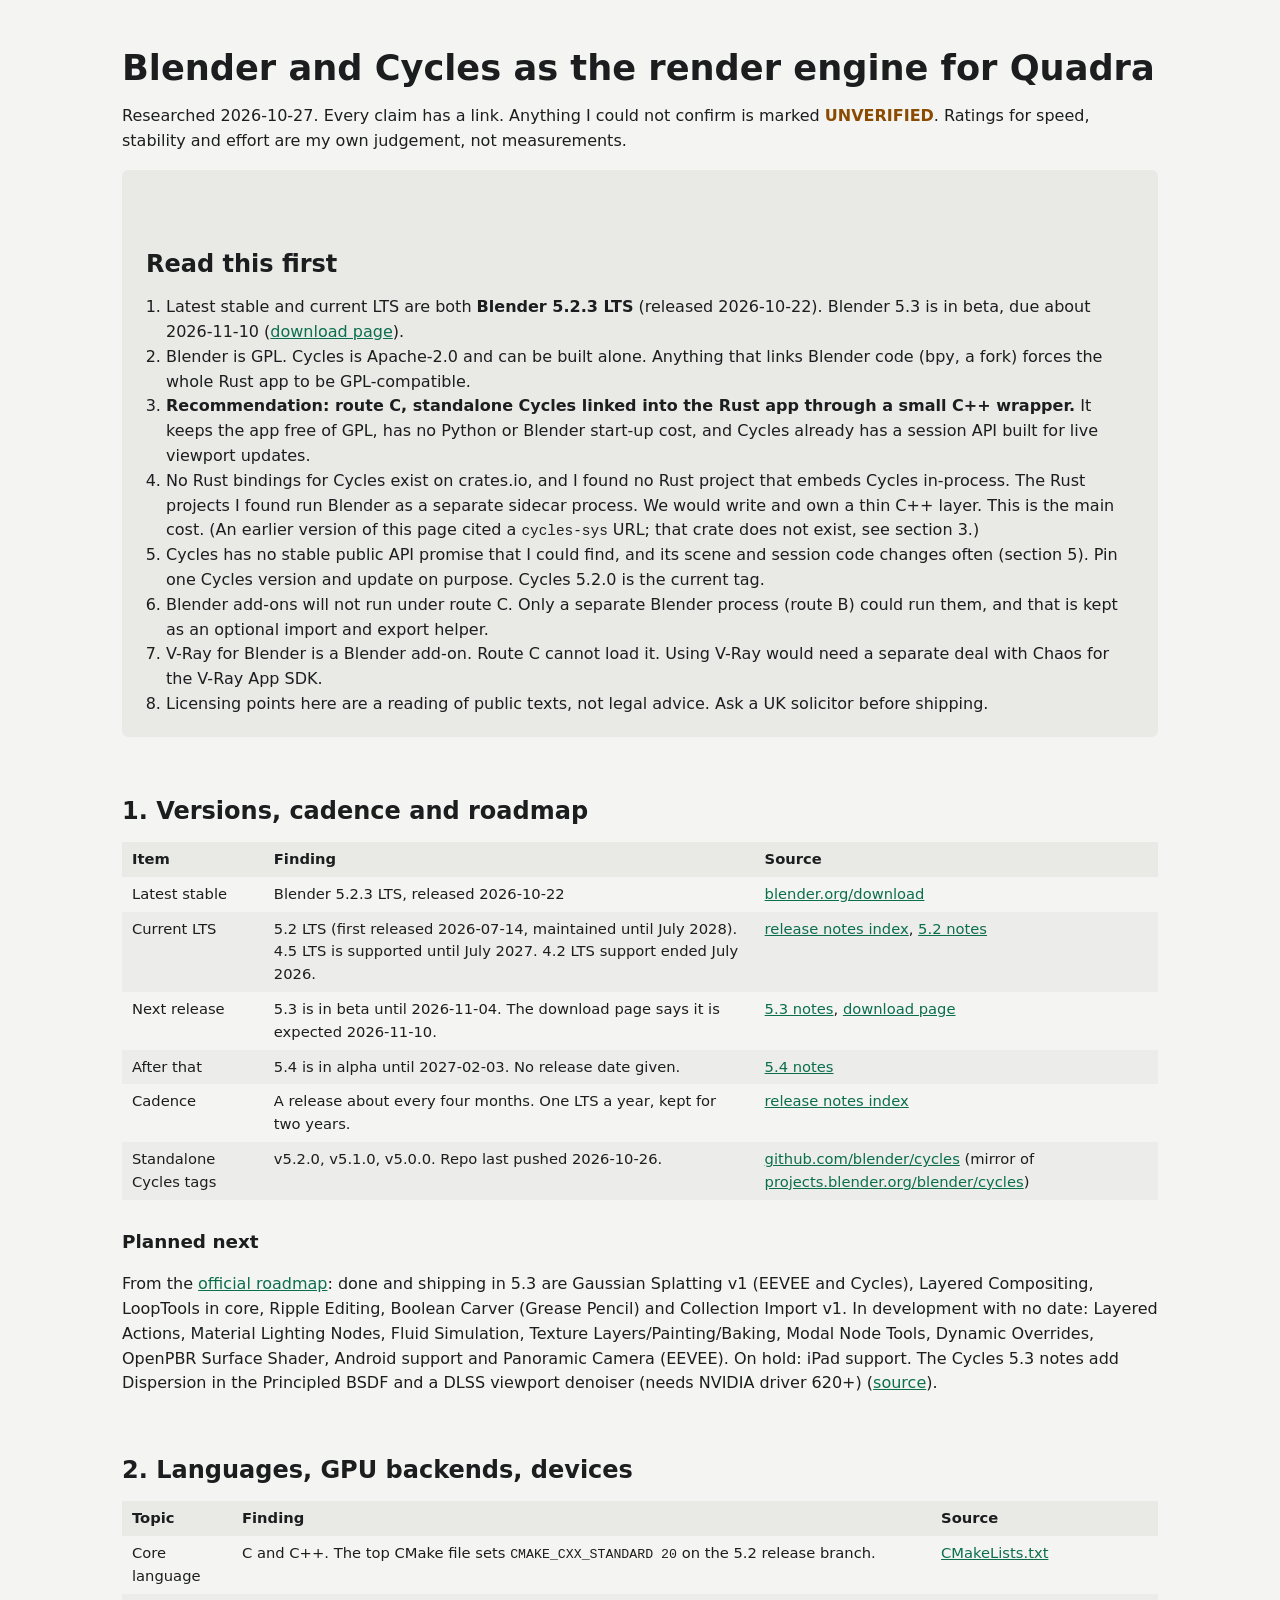
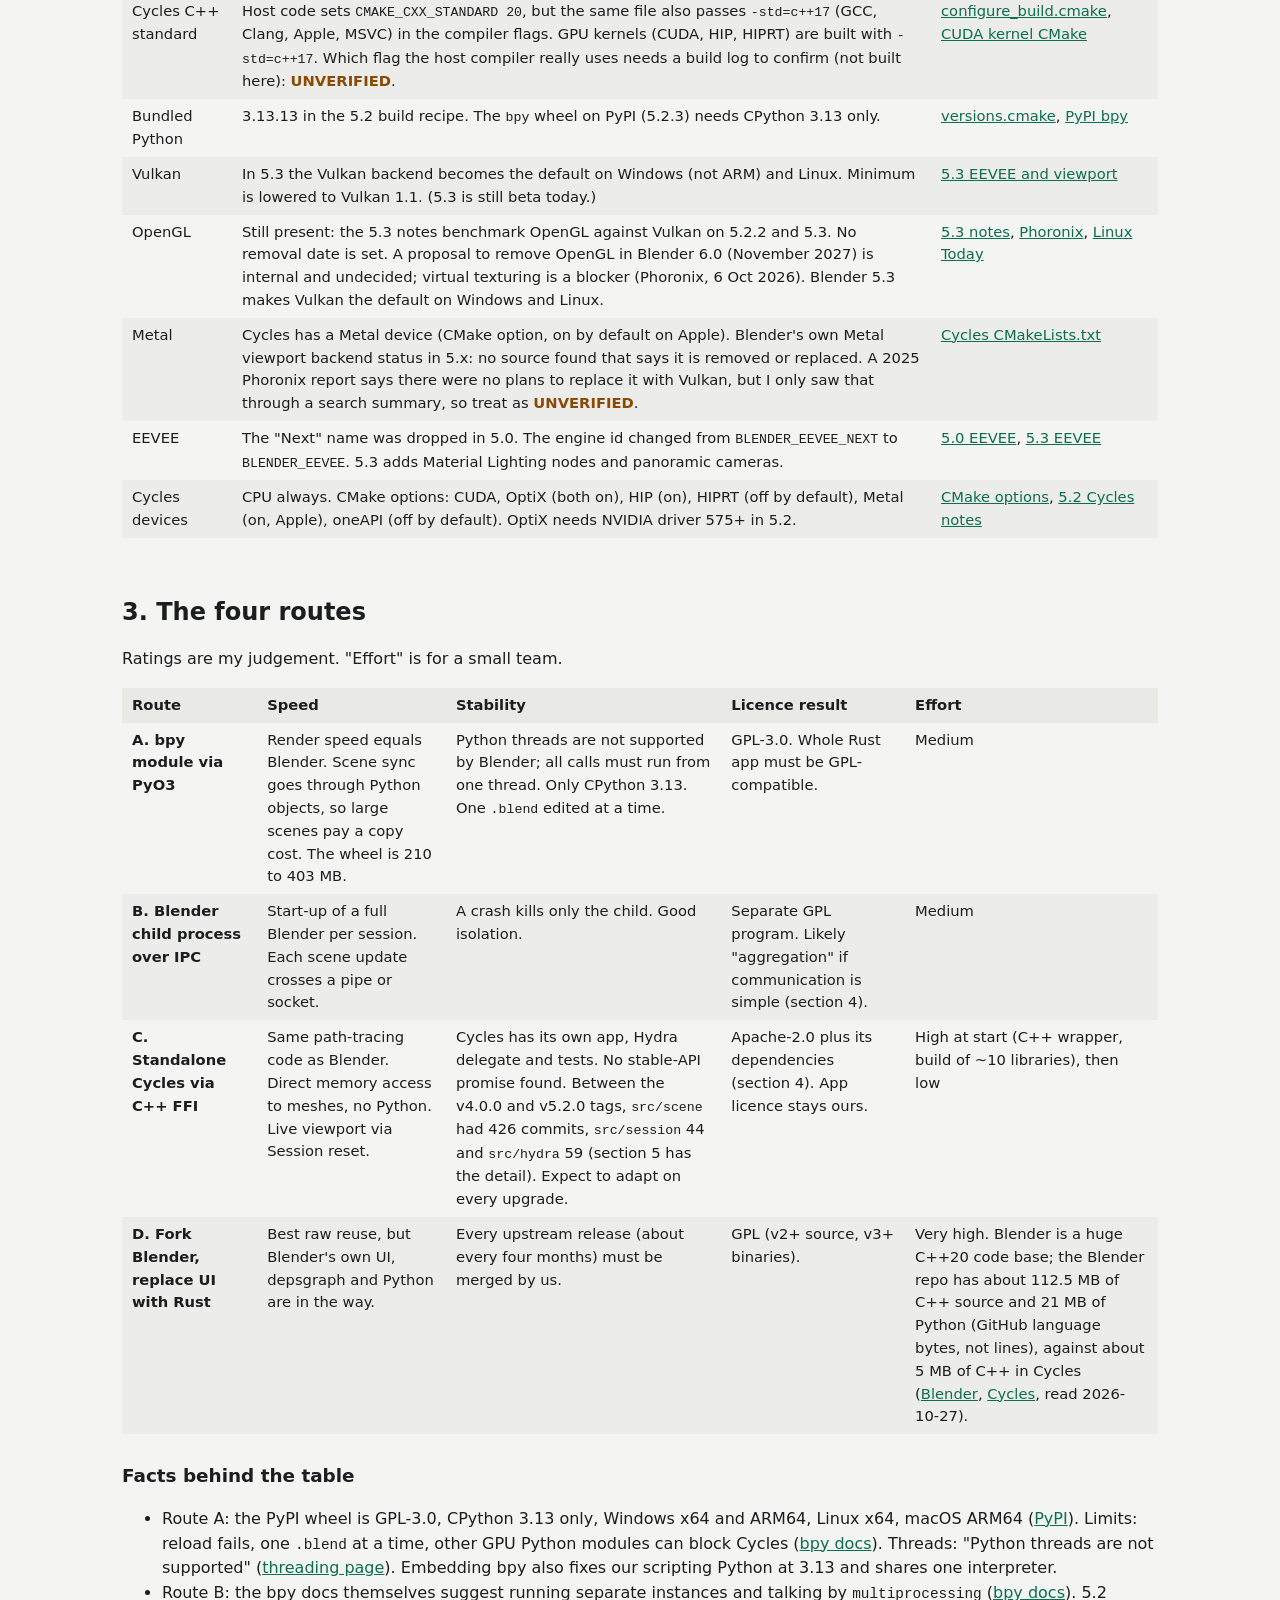
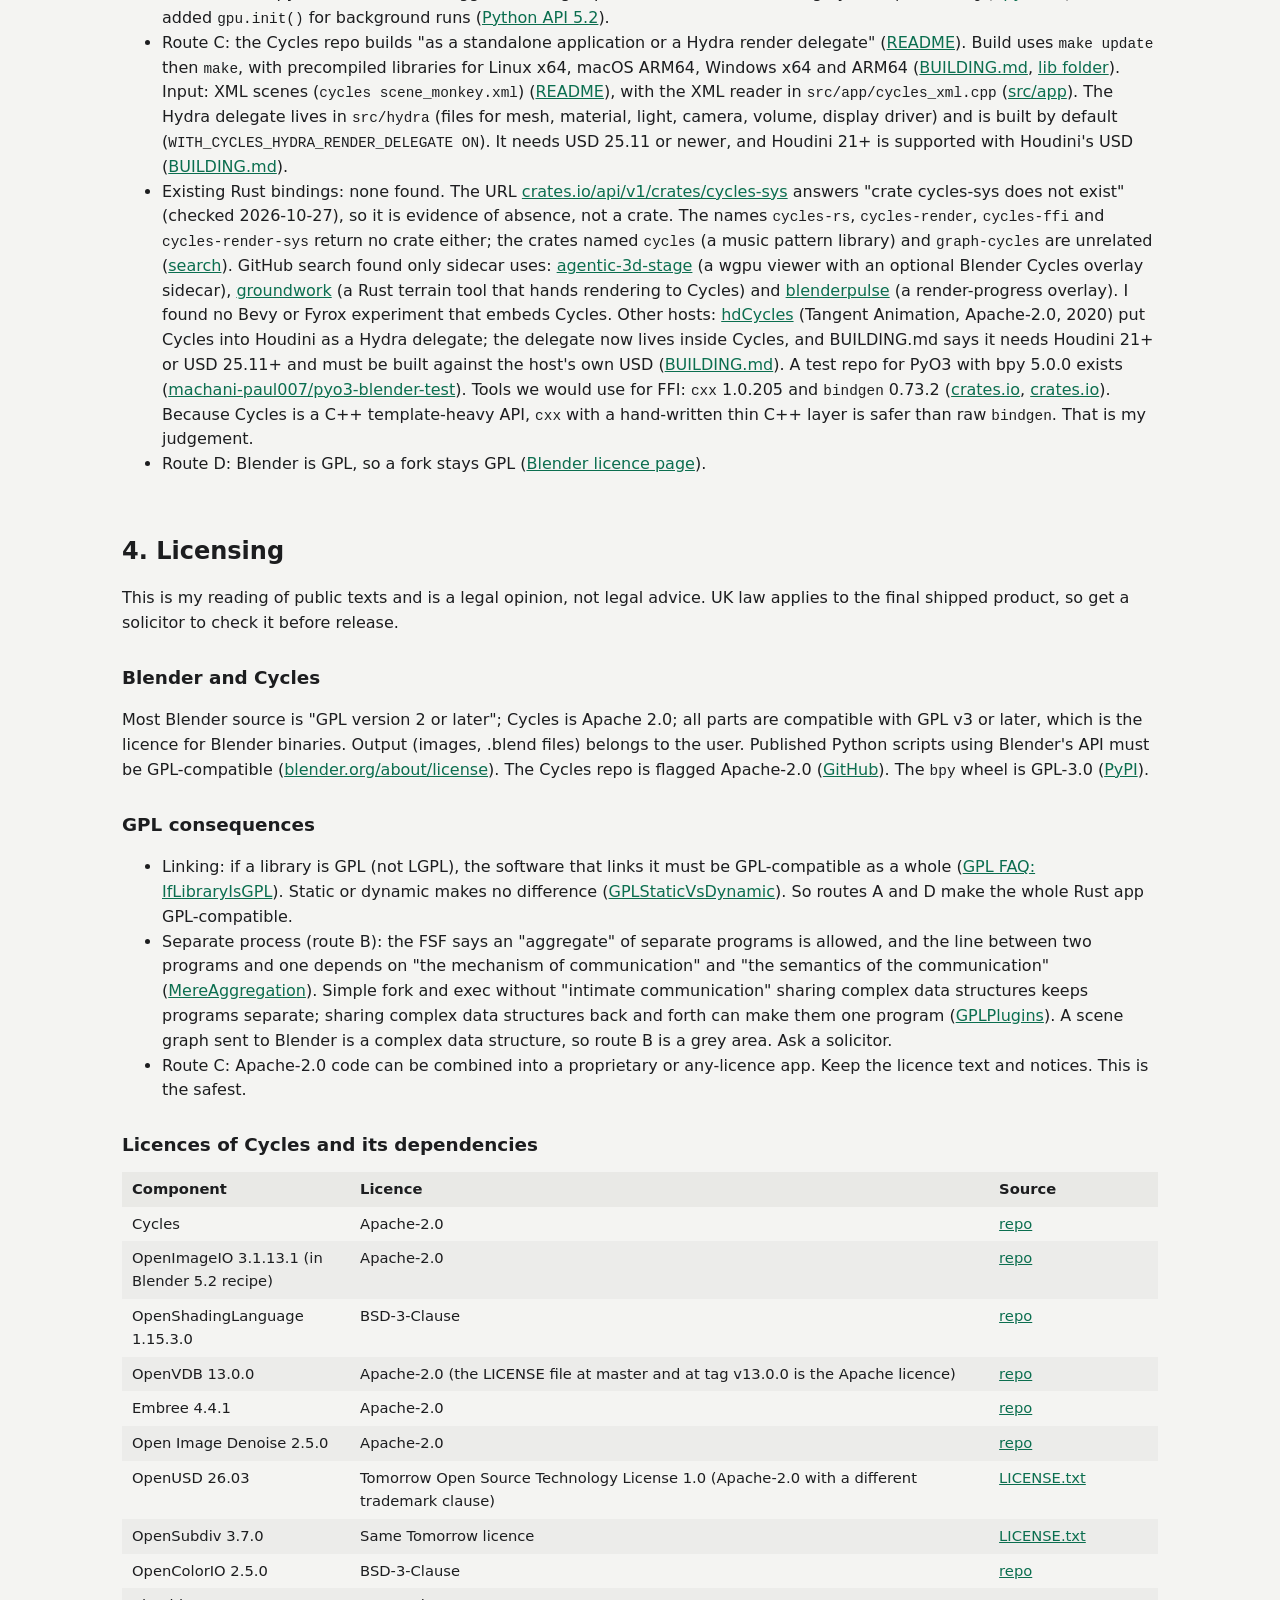
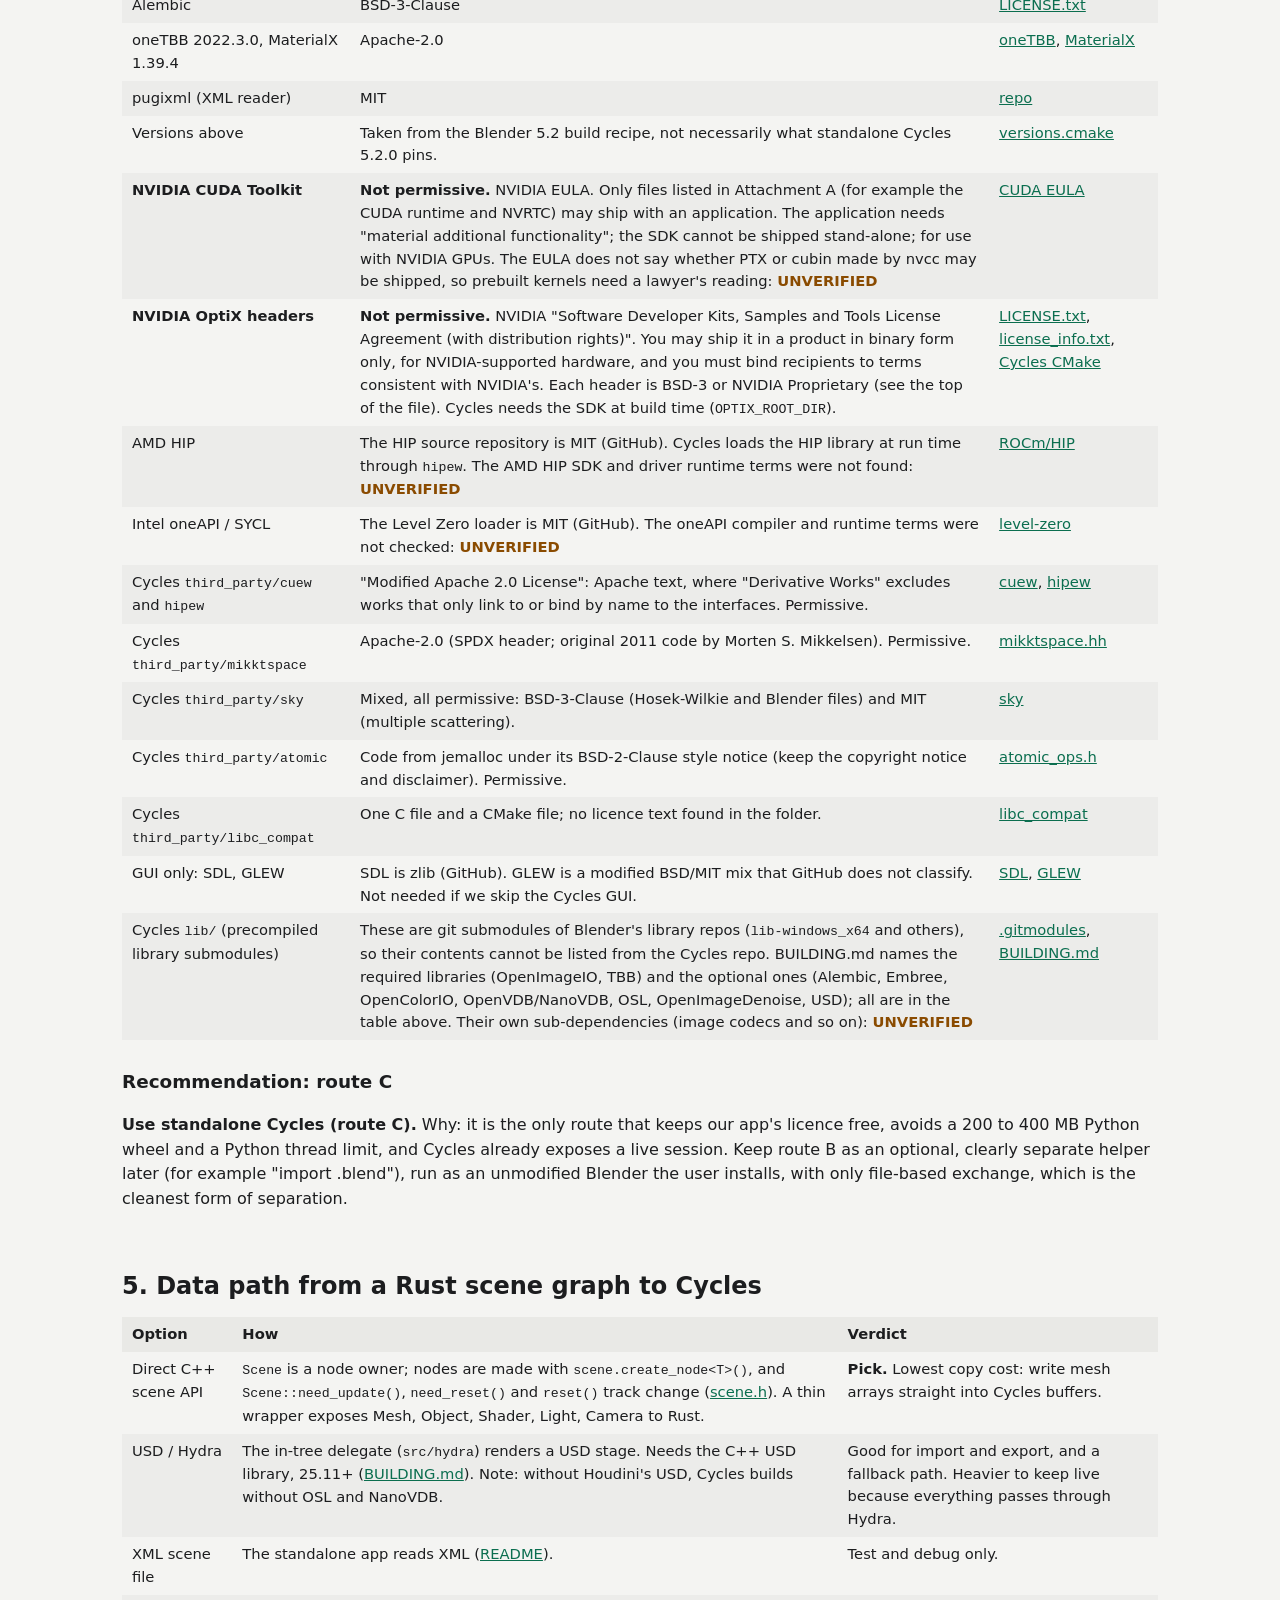
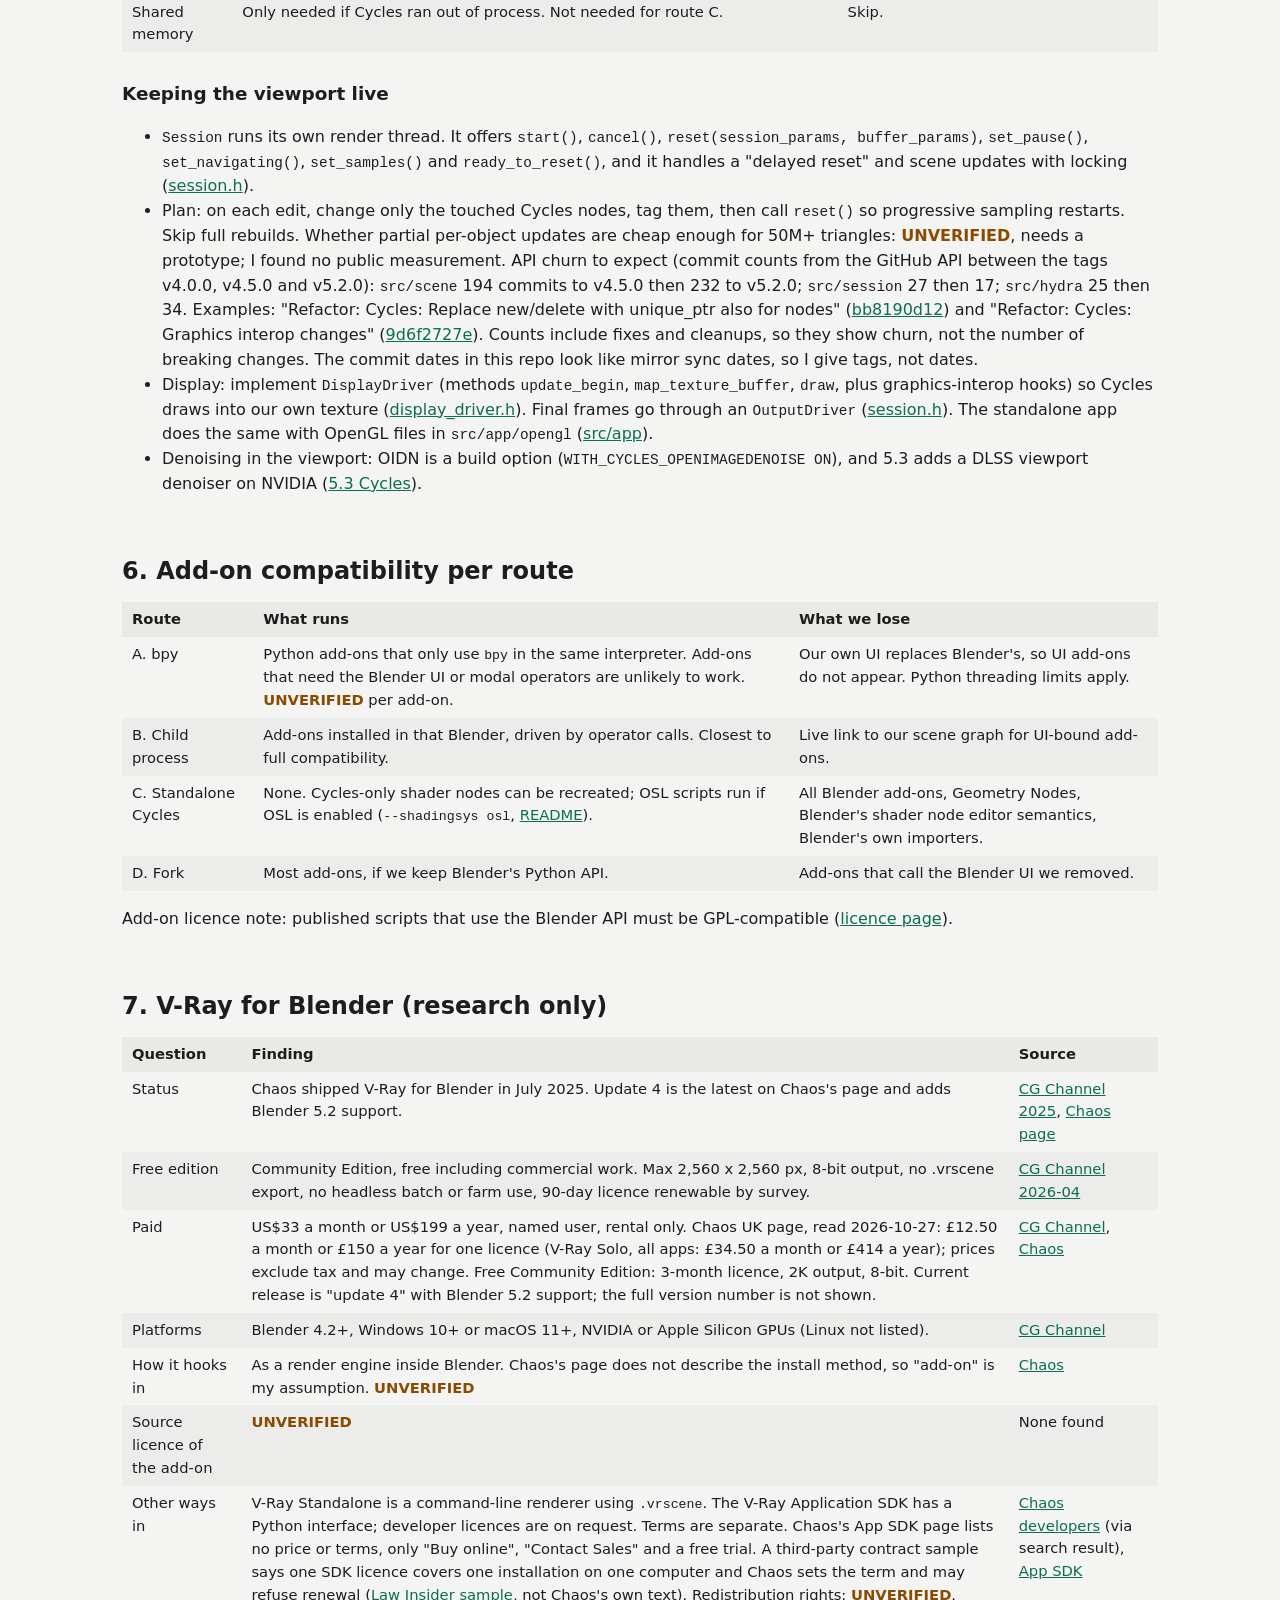
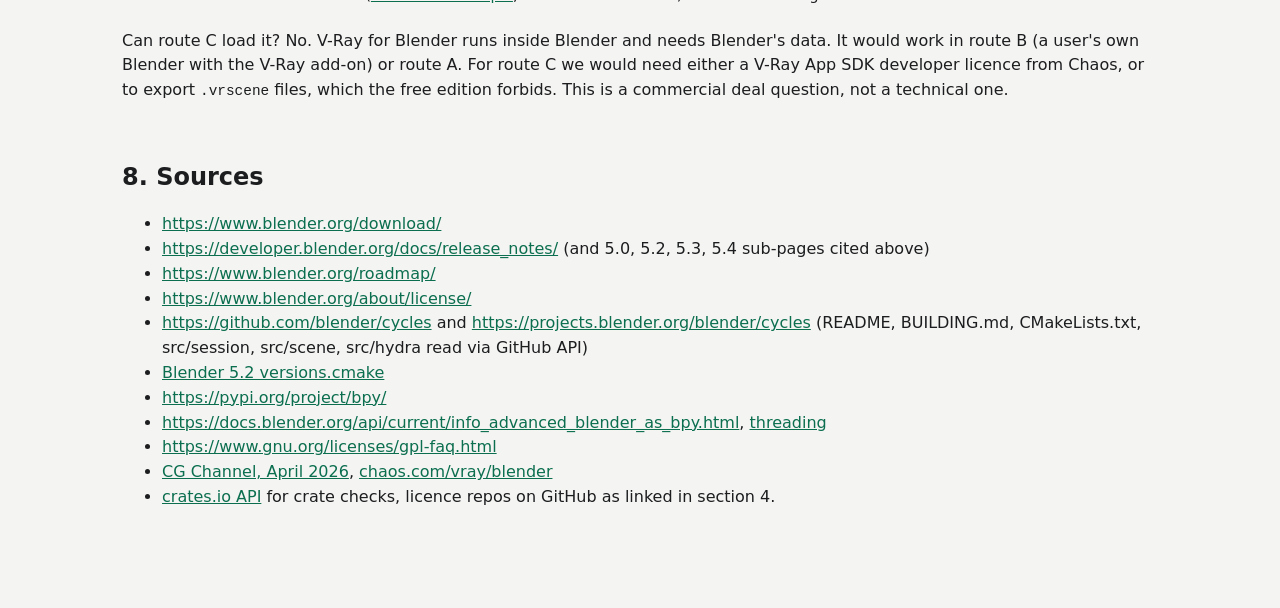
<file: docs/research/blender-engine.html>
<!DOCTYPE html>
<html lang="en-GB">
<head>
<meta charset="utf-8">
<meta name="viewport" content="width=device-width, initial-scale=1">
<title>Quadra: Blender and Cycles as the engine</title>
<link rel="stylesheet" href="style.css">
</head>
<body>
<main>
<h1>Blender and Cycles as the render engine for Quadra</h1>
<p>Researched 2026-10-27. Every claim has a link. Anything I could not confirm is marked <span class="unv">UNVERIFIED</span>. Ratings for speed, stability and effort are my own judgement, not measurements.</p>

<div class="first">
<h2>Read this first</h2>
<ol>
<li>Latest stable and current LTS are both <strong>Blender 5.2.3 LTS</strong> (released 2026-10-22). Blender 5.3 is in beta, due about 2026-11-10 (<a href="https://www.blender.org/download/">download page</a>).</li>
<li>Blender is GPL. Cycles is Apache-2.0 and can be built alone. Anything that links Blender code (bpy, a fork) forces the whole Rust app to be GPL-compatible.</li>
<li><strong>Recommendation: route C, standalone Cycles linked into the Rust app through a small C++ wrapper.</strong> It keeps the app free of GPL, has no Python or Blender start-up cost, and Cycles already has a session API built for live viewport updates.</li>
<li>No Rust bindings for Cycles exist on crates.io, and I found no Rust project that embeds Cycles in-process. The Rust projects I found run Blender as a separate sidecar process. We would write and own a thin C++ layer. This is the main cost. (An earlier version of this page cited a <code>cycles-sys</code> URL; that crate does not exist, see section 3.)</li>
<li>Cycles has no stable public API promise that I could find, and its scene and session code changes often (section 5). Pin one Cycles version and update on purpose. Cycles 5.2.0 is the current tag.</li>
<li>Blender add-ons will not run under route C. Only a separate Blender process (route B) could run them, and that is kept as an optional import and export helper.</li>
<li>V-Ray for Blender is a Blender add-on. Route C cannot load it. Using V-Ray would need a separate deal with Chaos for the V-Ray App SDK.</li>
<li>Licensing points here are a reading of public texts, not legal advice. Ask a UK solicitor before shipping.</li>
</ol>
</div>

<h2>1. Versions, cadence and roadmap</h2>
<table>
<thead><tr><th>Item</th><th>Finding</th><th>Source</th></tr></thead>
<tbody>
<tr><td>Latest stable</td><td>Blender 5.2.3 LTS, released 2026-10-22</td><td><a href="https://www.blender.org/download/">blender.org/download</a></td></tr>
<tr><td>Current LTS</td><td>5.2 LTS (first released 2026-07-14, maintained until July 2028). 4.5 LTS is supported until July 2027. 4.2 LTS support ended July 2026.</td><td><a href="https://developer.blender.org/docs/release_notes/">release notes index</a>, <a href="https://developer.blender.org/docs/release_notes/5.2/">5.2 notes</a></td></tr>
<tr><td>Next release</td><td>5.3 is in beta until 2026-11-04. The download page says it is expected 2026-11-10.</td><td><a href="https://developer.blender.org/docs/release_notes/5.3/">5.3 notes</a>, <a href="https://www.blender.org/download/">download page</a></td></tr>
<tr><td>After that</td><td>5.4 is in alpha until 2027-02-03. No release date given.</td><td><a href="https://developer.blender.org/docs/release_notes/5.4/">5.4 notes</a></td></tr>
<tr><td>Cadence</td><td>A release about every four months. One LTS a year, kept for two years.</td><td><a href="https://developer.blender.org/docs/release_notes/">release notes index</a></td></tr>
<tr><td>Standalone Cycles tags</td><td>v5.2.0, v5.1.0, v5.0.0. Repo last pushed 2026-10-26.</td><td><a href="https://github.com/blender/cycles">github.com/blender/cycles</a> (mirror of <a href="https://projects.blender.org/blender/cycles">projects.blender.org/blender/cycles</a>)</td></tr>
</tbody>
</table>
<h3>Planned next</h3>
<p>From the <a href="https://www.blender.org/roadmap/">official roadmap</a>: done and shipping in 5.3 are Gaussian Splatting v1 (EEVEE and Cycles), Layered Compositing, LoopTools in core, Ripple Editing, Boolean Carver (Grease Pencil) and Collection Import v1. In development with no date: Layered Actions, Material Lighting Nodes, Fluid Simulation, Texture Layers/Painting/Baking, Modal Node Tools, Dynamic Overrides, OpenPBR Surface Shader, Android support and Panoramic Camera (EEVEE). On hold: iPad support. The Cycles 5.3 notes add Dispersion in the Principled BSDF and a DLSS viewport denoiser (needs NVIDIA driver 620+) (<a href="https://developer.blender.org/docs/release_notes/5.3/cycles/">source</a>).</p>

<h2>2. Languages, GPU backends, devices</h2>
<table>
<thead><tr><th>Topic</th><th>Finding</th><th>Source</th></tr></thead>
<tbody>
<tr><td>Core language</td><td>C and C++. The top CMake file sets <code>CMAKE_CXX_STANDARD 20</code> on the 5.2 release branch.</td><td><a href="https://github.com/blender/blender/blob/blender-v5.2-release/CMakeLists.txt">CMakeLists.txt</a></td></tr>
<tr><td>Cycles C++ standard</td><td>Host code sets <code>CMAKE_CXX_STANDARD 20</code>, but the same file also passes <code>-std=c++17</code> (GCC, Clang, Apple, MSVC) in the compiler flags. GPU kernels (CUDA, HIP, HIPRT) are built with <code>-std=c++17</code>. Which flag the host compiler really uses needs a build log to confirm (not built here): <span class="unv">UNVERIFIED</span>.</td><td><a href="https://github.com/blender/cycles/blob/main/src/cmake/configure_build.cmake">configure_build.cmake</a>, <a href="https://github.com/blender/cycles/blob/main/src/kernel/device/cuda/CMakeLists.txt">CUDA kernel CMake</a></td></tr>
<tr><td>Bundled Python</td><td>3.13.13 in the 5.2 build recipe. The <code>bpy</code> wheel on PyPI (5.2.3) needs CPython 3.13 only.</td><td><a href="https://github.com/blender/blender/blob/blender-v5.2-release/build_files/build_environment/cmake/versions.cmake">versions.cmake</a>, <a href="https://pypi.org/project/bpy/">PyPI bpy</a></td></tr>
<tr><td>Vulkan</td><td>In 5.3 the Vulkan backend becomes the default on Windows (not ARM) and Linux. Minimum is lowered to Vulkan 1.1. (5.3 is still beta today.)</td><td><a href="https://developer.blender.org/docs/release_notes/5.3/eevee/">5.3 EEVEE and viewport</a></td></tr>
<tr><td>OpenGL</td><td>Still present: the 5.3 notes benchmark OpenGL against Vulkan on 5.2.2 and 5.3. No removal date is set. A proposal to remove OpenGL in Blender 6.0 (November 2027) is internal and undecided; virtual texturing is a blocker (Phoronix, 6 Oct 2026). Blender 5.3 makes Vulkan the default on Windows and Linux.</td><td><a href="https://developer.blender.org/docs/release_notes/5.3/eevee/">5.3 notes</a>, <a href="https://www.phoronix.com/news/Blender-6.0-May-Remove-OpenGL">Phoronix</a>, <a href="https://www.linuxtoday.com/blog/blender-5-3-enters-public-beta-testing-with-vulkan-backend-by-default-on-linux/">Linux Today</a></td></tr>
<tr><td>Metal</td><td>Cycles has a Metal device (CMake option, on by default on Apple). Blender's own Metal viewport backend status in 5.x: no source found that says it is removed or replaced. A 2025 Phoronix report says there were no plans to replace it with Vulkan, but I only saw that through a search summary, so treat as <span class="unv">UNVERIFIED</span>.</td><td><a href="https://github.com/blender/cycles/blob/main/CMakeLists.txt">Cycles CMakeLists.txt</a></td></tr>
<tr><td>EEVEE</td><td>The "Next" name was dropped in 5.0. The engine id changed from <code>BLENDER_EEVEE_NEXT</code> to <code>BLENDER_EEVEE</code>. 5.3 adds Material Lighting nodes and panoramic cameras.</td><td><a href="https://developer.blender.org/docs/release_notes/5.0/eevee/">5.0 EEVEE</a>, <a href="https://developer.blender.org/docs/release_notes/5.3/eevee/">5.3 EEVEE</a></td></tr>
<tr><td>Cycles devices</td><td>CPU always. CMake options: CUDA, OptiX (both on), HIP (on), HIPRT (off by default), Metal (on, Apple), oneAPI (off by default). OptiX needs NVIDIA driver 575+ in 5.2.</td><td><a href="https://github.com/blender/cycles/blob/main/CMakeLists.txt">CMake options</a>, <a href="https://developer.blender.org/docs/release_notes/5.2/cycles/">5.2 Cycles notes</a></td></tr>
</tbody>
</table>

<h2>3. The four routes</h2>
<p>Ratings are my judgement. "Effort" is for a small team.</p>
<table>
<thead><tr><th>Route</th><th>Speed</th><th>Stability</th><th>Licence result</th><th>Effort</th></tr></thead>
<tbody>
<tr><td><strong>A. bpy module via PyO3</strong></td><td>Render speed equals Blender. Scene sync goes through Python objects, so large scenes pay a copy cost. The wheel is 210 to 403 MB.</td><td>Python threads are not supported by Blender; all calls must run from one thread. Only CPython 3.13. One <code>.blend</code> edited at a time.</td><td>GPL-3.0. Whole Rust app must be GPL-compatible.</td><td>Medium</td></tr>
<tr><td><strong>B. Blender child process over IPC</strong></td><td>Start-up of a full Blender per session. Each scene update crosses a pipe or socket.</td><td>A crash kills only the child. Good isolation.</td><td>Separate GPL program. Likely "aggregation" if communication is simple (section 4).</td><td>Medium</td></tr>
<tr><td><strong>C. Standalone Cycles via C++ FFI</strong></td><td>Same path-tracing code as Blender. Direct memory access to meshes, no Python. Live viewport via Session reset.</td><td>Cycles has its own app, Hydra delegate and tests. No stable-API promise found. Between the v4.0.0 and v5.2.0 tags, <code>src/scene</code> had 426 commits, <code>src/session</code> 44 and <code>src/hydra</code> 59 (section 5 has the detail). Expect to adapt on every upgrade.</td><td>Apache-2.0 plus its dependencies (section 4). App licence stays ours.</td><td>High at start (C++ wrapper, build of ~10 libraries), then low</td></tr>
<tr><td><strong>D. Fork Blender, replace UI with Rust</strong></td><td>Best raw reuse, but Blender's own UI, depsgraph and Python are in the way.</td><td>Every upstream release (about every four months) must be merged by us.</td><td>GPL (v2+ source, v3+ binaries).</td><td>Very high. Blender is a huge C++20 code base; the Blender repo has about 112.5 MB of C++ source and 21 MB of Python (GitHub language bytes, not lines), against about 5 MB of C++ in Cycles (<a href="https://api.github.com/repos/blender/blender/languages">Blender</a>, <a href="https://api.github.com/repos/blender/cycles/languages">Cycles</a>, read 2026-10-27).</td></tr>
</tbody>
</table>
<h3>Facts behind the table</h3>
<ul>
<li>Route A: the PyPI wheel is GPL-3.0, CPython 3.13 only, Windows x64 and ARM64, Linux x64, macOS ARM64 (<a href="https://pypi.org/project/bpy/">PyPI</a>). Limits: reload fails, one <code>.blend</code> at a time, other GPU Python modules can block Cycles (<a href="https://docs.blender.org/api/current/info_advanced_blender_as_bpy.html">bpy docs</a>). Threads: "Python threads are not supported" (<a href="https://docs.blender.org/api/5.2/info_gotchas_threading.html">threading page</a>). Embedding bpy also fixes our scripting Python at 3.13 and shares one interpreter.</li>
<li>Route B: the bpy docs themselves suggest running separate instances and talking by <code>multiprocessing</code> (<a href="https://docs.blender.org/api/current/info_advanced_blender_as_bpy.html">bpy docs</a>). 5.2 added <code>gpu.init()</code> for background runs (<a href="https://developer.blender.org/docs/release_notes/5.2/python_api/">Python API 5.2</a>).</li>
<li>Route C: the Cycles repo builds "as a standalone application or a Hydra render delegate" (<a href="https://github.com/blender/cycles/blob/main/README.md">README</a>). Build uses <code>make update</code> then <code>make</code>, with precompiled libraries for Linux x64, macOS ARM64, Windows x64 and ARM64 (<a href="https://github.com/blender/cycles/blob/main/BUILDING.md">BUILDING.md</a>, <a href="https://github.com/blender/cycles/tree/main/lib">lib folder</a>). Input: XML scenes (<code>cycles scene_monkey.xml</code>) (<a href="https://github.com/blender/cycles/blob/main/README.md">README</a>), with the XML reader in <code>src/app/cycles_xml.cpp</code> (<a href="https://github.com/blender/cycles/tree/main/src/app">src/app</a>). The Hydra delegate lives in <code>src/hydra</code> (files for mesh, material, light, camera, volume, display driver) and is built by default (<code>WITH_CYCLES_HYDRA_RENDER_DELEGATE ON</code>). It needs USD 25.11 or newer, and Houdini 21+ is supported with Houdini's USD (<a href="https://github.com/blender/cycles/blob/main/BUILDING.md">BUILDING.md</a>).</li>
<li>Existing Rust bindings: none found. The URL <a href="https://crates.io/api/v1/crates/cycles-sys">crates.io/api/v1/crates/cycles-sys</a> answers "crate cycles-sys does not exist" (checked 2026-10-27), so it is evidence of absence, not a crate. The names <code>cycles-rs</code>, <code>cycles-render</code>, <code>cycles-ffi</code> and <code>cycles-render-sys</code> return no crate either; the crates named <code>cycles</code> (a music pattern library) and <code>graph-cycles</code> are unrelated (<a href="https://crates.io/api/v1/crates?q=cycles">search</a>). GitHub search found only sidecar uses: <a href="https://github.com/satishgoda/agentic-3d-stage">agentic-3d-stage</a> (a wgpu viewer with an optional Blender Cycles overlay sidecar), <a href="https://github.com/rustlight-games/groundwork">groundwork</a> (a Rust terrain tool that hands rendering to Cycles) and <a href="https://github.com/sofumel/blenderpulse">blenderpulse</a> (a render-progress overlay). I found no Bevy or Fyrox experiment that embeds Cycles. Other hosts: <a href="https://github.com/tangent-opensource/hdcycles">hdCycles</a> (Tangent Animation, Apache-2.0, 2020) put Cycles into Houdini as a Hydra delegate; the delegate now lives inside Cycles, and BUILDING.md says it needs Houdini 21+ or USD 25.11+ and must be built against the host's own USD (<a href="https://github.com/blender/cycles/blob/main/BUILDING.md">BUILDING.md</a>). A test repo for PyO3 with bpy 5.0.0 exists (<a href="https://github.com/machani-paul007/pyo3-blender-test">machani-paul007/pyo3-blender-test</a>). Tools we would use for FFI: <code>cxx</code> 1.0.205 and <code>bindgen</code> 0.73.2 (<a href="https://crates.io/crates/cxx">crates.io</a>, <a href="https://crates.io/crates/bindgen">crates.io</a>). Because Cycles is a C++ template-heavy API, <code>cxx</code> with a hand-written thin C++ layer is safer than raw <code>bindgen</code>. That is my judgement.</li>
<li>Route D: Blender is GPL, so a fork stays GPL (<a href="https://www.blender.org/about/license/">Blender licence page</a>).</li>
</ul>

<h2>4. Licensing</h2>
<p>This is my reading of public texts and is a legal opinion, not legal advice. UK law applies to the final shipped product, so get a solicitor to check it before release.</p>
<h3>Blender and Cycles</h3>
<p>Most Blender source is "GPL version 2 or later"; Cycles is Apache 2.0; all parts are compatible with GPL v3 or later, which is the licence for Blender binaries. Output (images, .blend files) belongs to the user. Published Python scripts using Blender's API must be GPL-compatible (<a href="https://www.blender.org/about/license/">blender.org/about/license</a>). The Cycles repo is flagged Apache-2.0 (<a href="https://github.com/blender/cycles">GitHub</a>). The <code>bpy</code> wheel is GPL-3.0 (<a href="https://pypi.org/project/bpy/">PyPI</a>).</p>
<h3>GPL consequences</h3>
<ul>
<li>Linking: if a library is GPL (not LGPL), the software that links it must be GPL-compatible as a whole (<a href="https://www.gnu.org/licenses/gpl-faq.html#IfLibraryIsGPL">GPL FAQ: IfLibraryIsGPL</a>). Static or dynamic makes no difference (<a href="https://www.gnu.org/licenses/gpl-faq.html#GPLStaticVsDynamic">GPLStaticVsDynamic</a>). So routes A and D make the whole Rust app GPL-compatible.</li>
<li>Separate process (route B): the FSF says an "aggregate" of separate programs is allowed, and the line between two programs and one depends on "the mechanism of communication" and "the semantics of the communication" (<a href="https://www.gnu.org/licenses/gpl-faq.html#MereAggregation">MereAggregation</a>). Simple fork and exec without "intimate communication" sharing complex data structures keeps programs separate; sharing complex data structures back and forth can make them one program (<a href="https://www.gnu.org/licenses/gpl-faq.html#GPLPlugins">GPLPlugins</a>). A scene graph sent to Blender is a complex data structure, so route B is a grey area. Ask a solicitor.</li>
<li>Route C: Apache-2.0 code can be combined into a proprietary or any-licence app. Keep the licence text and notices. This is the safest.</li>
</ul>
<h3>Licences of Cycles and its dependencies</h3>
<table>
<thead><tr><th>Component</th><th>Licence</th><th>Source</th></tr></thead>
<tbody>
<tr><td>Cycles</td><td>Apache-2.0</td><td><a href="https://github.com/blender/cycles">repo</a></td></tr>
<tr><td>OpenImageIO 3.1.13.1 (in Blender 5.2 recipe)</td><td>Apache-2.0</td><td><a href="https://github.com/AcademySoftwareFoundation/OpenImageIO">repo</a></td></tr>
<tr><td>OpenShadingLanguage 1.15.3.0</td><td>BSD-3-Clause</td><td><a href="https://github.com/AcademySoftwareFoundation/OpenShadingLanguage">repo</a></td></tr>
<tr><td>OpenVDB 13.0.0</td><td>Apache-2.0 (the LICENSE file at master and at tag v13.0.0 is the Apache licence)</td><td><a href="https://github.com/AcademySoftwareFoundation/openvdb">repo</a></td></tr>
<tr><td>Embree 4.4.1</td><td>Apache-2.0</td><td><a href="https://github.com/RenderKit/embree">repo</a></td></tr>
<tr><td>Open Image Denoise 2.5.0</td><td>Apache-2.0</td><td><a href="https://github.com/RenderKit/oidn">repo</a></td></tr>
<tr><td>OpenUSD 26.03</td><td>Tomorrow Open Source Technology License 1.0 (Apache-2.0 with a different trademark clause)</td><td><a href="https://github.com/PixarAnimationStudios/OpenUSD/blob/dev/LICENSE.txt">LICENSE.txt</a></td></tr>
<tr><td>OpenSubdiv 3.7.0</td><td>Same Tomorrow licence</td><td><a href="https://github.com/PixarAnimationStudios/OpenSubdiv/blob/release/LICENSE.txt">LICENSE.txt</a></td></tr>
<tr><td>OpenColorIO 2.5.0</td><td>BSD-3-Clause</td><td><a href="https://github.com/AcademySoftwareFoundation/OpenColorIO">repo</a></td></tr>
<tr><td>Alembic</td><td>BSD-3-Clause</td><td><a href="https://github.com/alembic/alembic/blob/master/LICENSE.txt">LICENSE.txt</a></td></tr>
<tr><td>oneTBB 2022.3.0, MaterialX 1.39.4</td><td>Apache-2.0</td><td><a href="https://github.com/uxlfoundation/oneTBB">oneTBB</a>, <a href="https://github.com/AcademySoftwareFoundation/MaterialX">MaterialX</a></td></tr>
<tr><td>pugixml (XML reader)</td><td>MIT</td><td><a href="https://github.com/zeux/pugixml">repo</a></td></tr>
<tr><td>Versions above</td><td>Taken from the Blender 5.2 build recipe, not necessarily what standalone Cycles 5.2.0 pins.</td><td><a href="https://github.com/blender/blender/blob/blender-v5.2-release/build_files/build_environment/cmake/versions.cmake">versions.cmake</a></td></tr>
<tr><td><strong>NVIDIA CUDA Toolkit</strong></td><td><strong>Not permissive.</strong> NVIDIA EULA. Only files listed in Attachment A (for example the CUDA runtime and NVRTC) may ship with an application. The application needs "material additional functionality"; the SDK cannot be shipped stand-alone; for use with NVIDIA GPUs. The EULA does not say whether PTX or cubin made by nvcc may be shipped, so prebuilt kernels need a lawyer's reading: <span class="unv">UNVERIFIED</span></td><td><a href="https://docs.nvidia.com/cuda/eula/index.html">CUDA EULA</a></td></tr>
<tr><td><strong>NVIDIA OptiX headers</strong></td><td><strong>Not permissive.</strong> NVIDIA "Software Developer Kits, Samples and Tools License Agreement (with distribution rights)". You may ship it in a product in binary form only, for NVIDIA-supported hardware, and you must bind recipients to terms consistent with NVIDIA's. Each header is BSD-3 or NVIDIA Proprietary (see the top of the file). Cycles needs the SDK at build time (<code>OPTIX_ROOT_DIR</code>).</td><td><a href="https://github.com/NVIDIA/optix-dev/blob/main/LICENSE.txt">LICENSE.txt</a>, <a href="https://github.com/NVIDIA/optix-dev/blob/main/license_info.txt">license_info.txt</a>, <a href="https://github.com/blender/cycles/blob/main/CMakeLists.txt">Cycles CMake</a></td></tr>
<tr><td>AMD HIP</td><td>The HIP source repository is MIT (GitHub). Cycles loads the HIP library at run time through <code>hipew</code>. The AMD HIP SDK and driver runtime terms were not found: <span class="unv">UNVERIFIED</span></td><td><a href="https://github.com/ROCm/HIP">ROCm/HIP</a></td></tr>
<tr><td>Intel oneAPI / SYCL</td><td>The Level Zero loader is MIT (GitHub). The oneAPI compiler and runtime terms were not checked: <span class="unv">UNVERIFIED</span></td><td><a href="https://github.com/oneapi-src/level-zero">level-zero</a></td></tr>
<tr><td>Cycles <code>third_party/cuew</code> and <code>hipew</code></td><td>"Modified Apache 2.0 License": Apache text, where "Derivative Works" excludes works that only link to or bind by name to the interfaces. Permissive.</td><td><a href="https://github.com/blender/cycles/blob/main/third_party/cuew/LICENSE">cuew</a>, <a href="https://github.com/blender/cycles/blob/main/third_party/hipew/LICENSE">hipew</a></td></tr>
<tr><td>Cycles <code>third_party/mikktspace</code></td><td>Apache-2.0 (SPDX header; original 2011 code by Morten S. Mikkelsen). Permissive.</td><td><a href="https://github.com/blender/cycles/blob/main/third_party/mikktspace/mikktspace.hh">mikktspace.hh</a></td></tr>
<tr><td>Cycles <code>third_party/sky</code></td><td>Mixed, all permissive: BSD-3-Clause (Hosek-Wilkie and Blender files) and MIT (multiple scattering).</td><td><a href="https://github.com/blender/cycles/tree/main/third_party/sky">sky</a></td></tr>
<tr><td>Cycles <code>third_party/atomic</code></td><td>Code from jemalloc under its BSD-2-Clause style notice (keep the copyright notice and disclaimer). Permissive.</td><td><a href="https://github.com/blender/cycles/blob/main/third_party/atomic/atomic_ops.h">atomic_ops.h</a></td></tr>
<tr><td>Cycles <code>third_party/libc_compat</code></td><td>One C file and a CMake file; no licence text found in the folder.</td><td><a href="https://github.com/blender/cycles/tree/main/third_party/libc_compat">libc_compat</a></td></tr>
<tr><td>GUI only: SDL, GLEW</td><td>SDL is zlib (GitHub). GLEW is a modified BSD/MIT mix that GitHub does not classify. Not needed if we skip the Cycles GUI.</td><td><a href="https://github.com/libsdl-org/SDL">SDL</a>, <a href="https://github.com/nigels-com/glew">GLEW</a></td></tr>
<tr><td>Cycles <code>lib/</code> (precompiled library submodules)</td><td>These are git submodules of Blender's library repos (<code>lib-windows_x64</code> and others), so their contents cannot be listed from the Cycles repo. BUILDING.md names the required libraries (OpenImageIO, TBB) and the optional ones (Alembic, Embree, OpenColorIO, OpenVDB/NanoVDB, OSL, OpenImageDenoise, USD); all are in the table above. Their own sub-dependencies (image codecs and so on): <span class="unv">UNVERIFIED</span></td><td><a href="https://github.com/blender/cycles/blob/main/.gitmodules">.gitmodules</a>, <a href="https://github.com/blender/cycles/blob/main/BUILDING.md">BUILDING.md</a></td></tr>
</tbody>
</table>
<h3>Recommendation: route C</h3>
<p><strong>Use standalone Cycles (route C).</strong> Why: it is the only route that keeps our app's licence free, avoids a 200 to 400 MB Python wheel and a Python thread limit, and Cycles already exposes a live session. Keep route B as an optional, clearly separate helper later (for example "import .blend"), run as an unmodified Blender the user installs, with only file-based exchange, which is the cleanest form of separation.</p>

<h2>5. Data path from a Rust scene graph to Cycles</h2>
<table>
<thead><tr><th>Option</th><th>How</th><th>Verdict</th></tr></thead>
<tbody>
<tr><td>Direct C++ scene API</td><td><code>Scene</code> is a node owner; nodes are made with <code>scene.create_node&lt;T&gt;()</code>, and <code>Scene::need_update()</code>, <code>need_reset()</code> and <code>reset()</code> track change (<a href="https://github.com/blender/cycles/blob/main/src/scene/scene.h">scene.h</a>). A thin wrapper exposes Mesh, Object, Shader, Light, Camera to Rust.</td><td><strong>Pick.</strong> Lowest copy cost: write mesh arrays straight into Cycles buffers.</td></tr>
<tr><td>USD / Hydra</td><td>The in-tree delegate (<code>src/hydra</code>) renders a USD stage. Needs the C++ USD library, 25.11+ (<a href="https://github.com/blender/cycles/blob/main/BUILDING.md">BUILDING.md</a>). Note: without Houdini's USD, Cycles builds without OSL and NanoVDB.</td><td>Good for import and export, and a fallback path. Heavier to keep live because everything passes through Hydra.</td></tr>
<tr><td>XML scene file</td><td>The standalone app reads XML (<a href="https://github.com/blender/cycles/blob/main/README.md">README</a>).</td><td>Test and debug only.</td></tr>
<tr><td>Shared memory</td><td>Only needed if Cycles ran out of process. Not needed for route C.</td><td>Skip.</td></tr>
</tbody>
</table>
<h3>Keeping the viewport live</h3>
<ul>
<li><code>Session</code> runs its own render thread. It offers <code>start()</code>, <code>cancel()</code>, <code>reset(session_params, buffer_params)</code>, <code>set_pause()</code>, <code>set_navigating()</code>, <code>set_samples()</code> and <code>ready_to_reset()</code>, and it handles a "delayed reset" and scene updates with locking (<a href="https://github.com/blender/cycles/blob/main/src/session/session.h">session.h</a>).</li>
<li>Plan: on each edit, change only the touched Cycles nodes, tag them, then call <code>reset()</code> so progressive sampling restarts. Skip full rebuilds. Whether partial per-object updates are cheap enough for 50M+ triangles: <span class="unv">UNVERIFIED</span>, needs a prototype; I found no public measurement. API churn to expect (commit counts from the GitHub API between the tags v4.0.0, v4.5.0 and v5.2.0): <code>src/scene</code> 194 commits to v4.5.0 then 232 to v5.2.0; <code>src/session</code> 27 then 17; <code>src/hydra</code> 25 then 34. Examples: "Refactor: Cycles: Replace new/delete with unique_ptr also for nodes" (<a href="https://github.com/blender/cycles/commit/bb8190d12">bb8190d12</a>) and "Refactor: Cycles: Graphics interop changes" (<a href="https://github.com/blender/cycles/commit/9d6f2727e">9d6f2727e</a>). Counts include fixes and cleanups, so they show churn, not the number of breaking changes. The commit dates in this repo look like mirror sync dates, so I give tags, not dates.</li>
<li>Display: implement <code>DisplayDriver</code> (methods <code>update_begin</code>, <code>map_texture_buffer</code>, <code>draw</code>, plus graphics-interop hooks) so Cycles draws into our own texture (<a href="https://github.com/blender/cycles/blob/main/src/session/display_driver.h">display_driver.h</a>). Final frames go through an <code>OutputDriver</code> (<a href="https://github.com/blender/cycles/blob/main/src/session/session.h">session.h</a>). The standalone app does the same with OpenGL files in <code>src/app/opengl</code> (<a href="https://github.com/blender/cycles/tree/main/src/app">src/app</a>).</li>
<li>Denoising in the viewport: OIDN is a build option (<code>WITH_CYCLES_OPENIMAGEDENOISE ON</code>), and 5.3 adds a DLSS viewport denoiser on NVIDIA (<a href="https://developer.blender.org/docs/release_notes/5.3/cycles/">5.3 Cycles</a>).</li>
</ul>

<h2>6. Add-on compatibility per route</h2>
<table>
<thead><tr><th>Route</th><th>What runs</th><th>What we lose</th></tr></thead>
<tbody>
<tr><td>A. bpy</td><td>Python add-ons that only use <code>bpy</code> in the same interpreter. Add-ons that need the Blender UI or modal operators are unlikely to work. <span class="unv">UNVERIFIED</span> per add-on.</td><td>Our own UI replaces Blender's, so UI add-ons do not appear. Python threading limits apply.</td></tr>
<tr><td>B. Child process</td><td>Add-ons installed in that Blender, driven by operator calls. Closest to full compatibility.</td><td>Live link to our scene graph for UI-bound add-ons.</td></tr>
<tr><td>C. Standalone Cycles</td><td>None. Cycles-only shader nodes can be recreated; OSL scripts run if OSL is enabled (<code>--shadingsys osl</code>, <a href="https://github.com/blender/cycles/blob/main/README.md">README</a>).</td><td>All Blender add-ons, Geometry Nodes, Blender's shader node editor semantics, Blender's own importers.</td></tr>
<tr><td>D. Fork</td><td>Most add-ons, if we keep Blender's Python API.</td><td>Add-ons that call the Blender UI we removed.</td></tr>
</tbody>
</table>
<p>Add-on licence note: published scripts that use the Blender API must be GPL-compatible (<a href="https://www.blender.org/about/license/">licence page</a>).</p>

<h2>7. V-Ray for Blender (research only)</h2>
<table>
<thead><tr><th>Question</th><th>Finding</th><th>Source</th></tr></thead>
<tbody>
<tr><td>Status</td><td>Chaos shipped V-Ray for Blender in July 2025. Update 4 is the latest on Chaos's page and adds Blender 5.2 support.</td><td><a href="https://www.cgchannel.com/2025/07/chaos-releases-v-ray-7-for-blender/">CG Channel 2025</a>, <a href="https://www.chaos.com/vray/blender">Chaos page</a></td></tr>
<tr><td>Free edition</td><td>Community Edition, free including commercial work. Max 2,560 x 2,560 px, 8-bit output, no .vrscene export, no headless batch or farm use, 90-day licence renewable by survey.</td><td><a href="https://www.cgchannel.com/2026/04/you-can-now-use-v-ray-free-for-commercial-work-in-blender/">CG Channel 2026-04</a></td></tr>
<tr><td>Paid</td><td>US$33 a month or US$199 a year, named user, rental only. Chaos UK page, read 2026-10-27: £12.50 a month or £150 a year for one licence (V-Ray Solo, all apps: £34.50 a month or £414 a year); prices exclude tax and may change. Free Community Edition: 3-month licence, 2K output, 8-bit. Current release is "update 4" with Blender 5.2 support; the full version number is not shown.</td><td><a href="https://www.cgchannel.com/2026/04/you-can-now-use-v-ray-free-for-commercial-work-in-blender/">CG Channel</a>, <a href="https://www.chaos.com/vray/blender">Chaos</a></td></tr>
<tr><td>Platforms</td><td>Blender 4.2+, Windows 10+ or macOS 11+, NVIDIA or Apple Silicon GPUs (Linux not listed).</td><td><a href="https://www.cgchannel.com/2026/04/you-can-now-use-v-ray-free-for-commercial-work-in-blender/">CG Channel</a></td></tr>
<tr><td>How it hooks in</td><td>As a render engine inside Blender. Chaos's page does not describe the install method, so "add-on" is my assumption. <span class="unv">UNVERIFIED</span></td><td><a href="https://www.chaos.com/vray/blender">Chaos</a></td></tr>
<tr><td>Source licence of the add-on</td><td><span class="unv">UNVERIFIED</span></td><td>None found</td></tr>
<tr><td>Other ways in</td><td>V-Ray Standalone is a command-line renderer using <code>.vrscene</code>. The V-Ray Application SDK has a Python interface; developer licences are on request. Terms are separate. Chaos's App SDK page lists no price or terms, only "Buy online", "Contact Sales" and a free trial. A third-party contract sample says one SDK licence covers one installation on one computer and Chaos sets the term and may refuse renewal (<a href="https://www.lawinsider.com/clause/special-terms-and-conditions-for-v-ray-application-sdk-use-development/_1">Law Insider sample</a>, not Chaos's own text). Redistribution rights: <span class="unv">UNVERIFIED</span>.</td><td><a href="https://www.chaos.com/developers">Chaos developers</a> (via search result), <a href="https://www.chaos.com/vray/application-sdk">App SDK</a></td></tr>
</tbody>
</table>
<p>Can route C load it? No. V-Ray for Blender runs inside Blender and needs Blender's data. It would work in route B (a user's own Blender with the V-Ray add-on) or route A. For route C we would need either a V-Ray App SDK developer licence from Chaos, or to export <code>.vrscene</code> files, which the free edition forbids. This is a commercial deal question, not a technical one.</p>

<h2>8. Sources</h2>
<ul>
<li><a href="https://www.blender.org/download/">https://www.blender.org/download/</a></li>
<li><a href="https://developer.blender.org/docs/release_notes/">https://developer.blender.org/docs/release_notes/</a> (and 5.0, 5.2, 5.3, 5.4 sub-pages cited above)</li>
<li><a href="https://www.blender.org/roadmap/">https://www.blender.org/roadmap/</a></li>
<li><a href="https://www.blender.org/about/license/">https://www.blender.org/about/license/</a></li>
<li><a href="https://github.com/blender/cycles">https://github.com/blender/cycles</a> and <a href="https://projects.blender.org/blender/cycles">https://projects.blender.org/blender/cycles</a> (README, BUILDING.md, CMakeLists.txt, src/session, src/scene, src/hydra read via GitHub API)</li>
<li><a href="https://github.com/blender/blender/blob/blender-v5.2-release/build_files/build_environment/cmake/versions.cmake">Blender 5.2 versions.cmake</a></li>
<li><a href="https://pypi.org/project/bpy/">https://pypi.org/project/bpy/</a></li>
<li><a href="https://docs.blender.org/api/current/info_advanced_blender_as_bpy.html">https://docs.blender.org/api/current/info_advanced_blender_as_bpy.html</a>, <a href="https://docs.blender.org/api/5.2/info_gotchas_threading.html">threading</a></li>
<li><a href="https://www.gnu.org/licenses/gpl-faq.html">https://www.gnu.org/licenses/gpl-faq.html</a></li>
<li><a href="https://www.cgchannel.com/2026/04/you-can-now-use-v-ray-free-for-commercial-work-in-blender/">CG Channel, April 2026</a>, <a href="https://www.chaos.com/vray/blender">chaos.com/vray/blender</a></li>
<li><a href="https://crates.io/">crates.io API</a> for crate checks, licence repos on GitHub as linked in section 4.</li>
</ul>
</main>
</body>
</html>
</file>
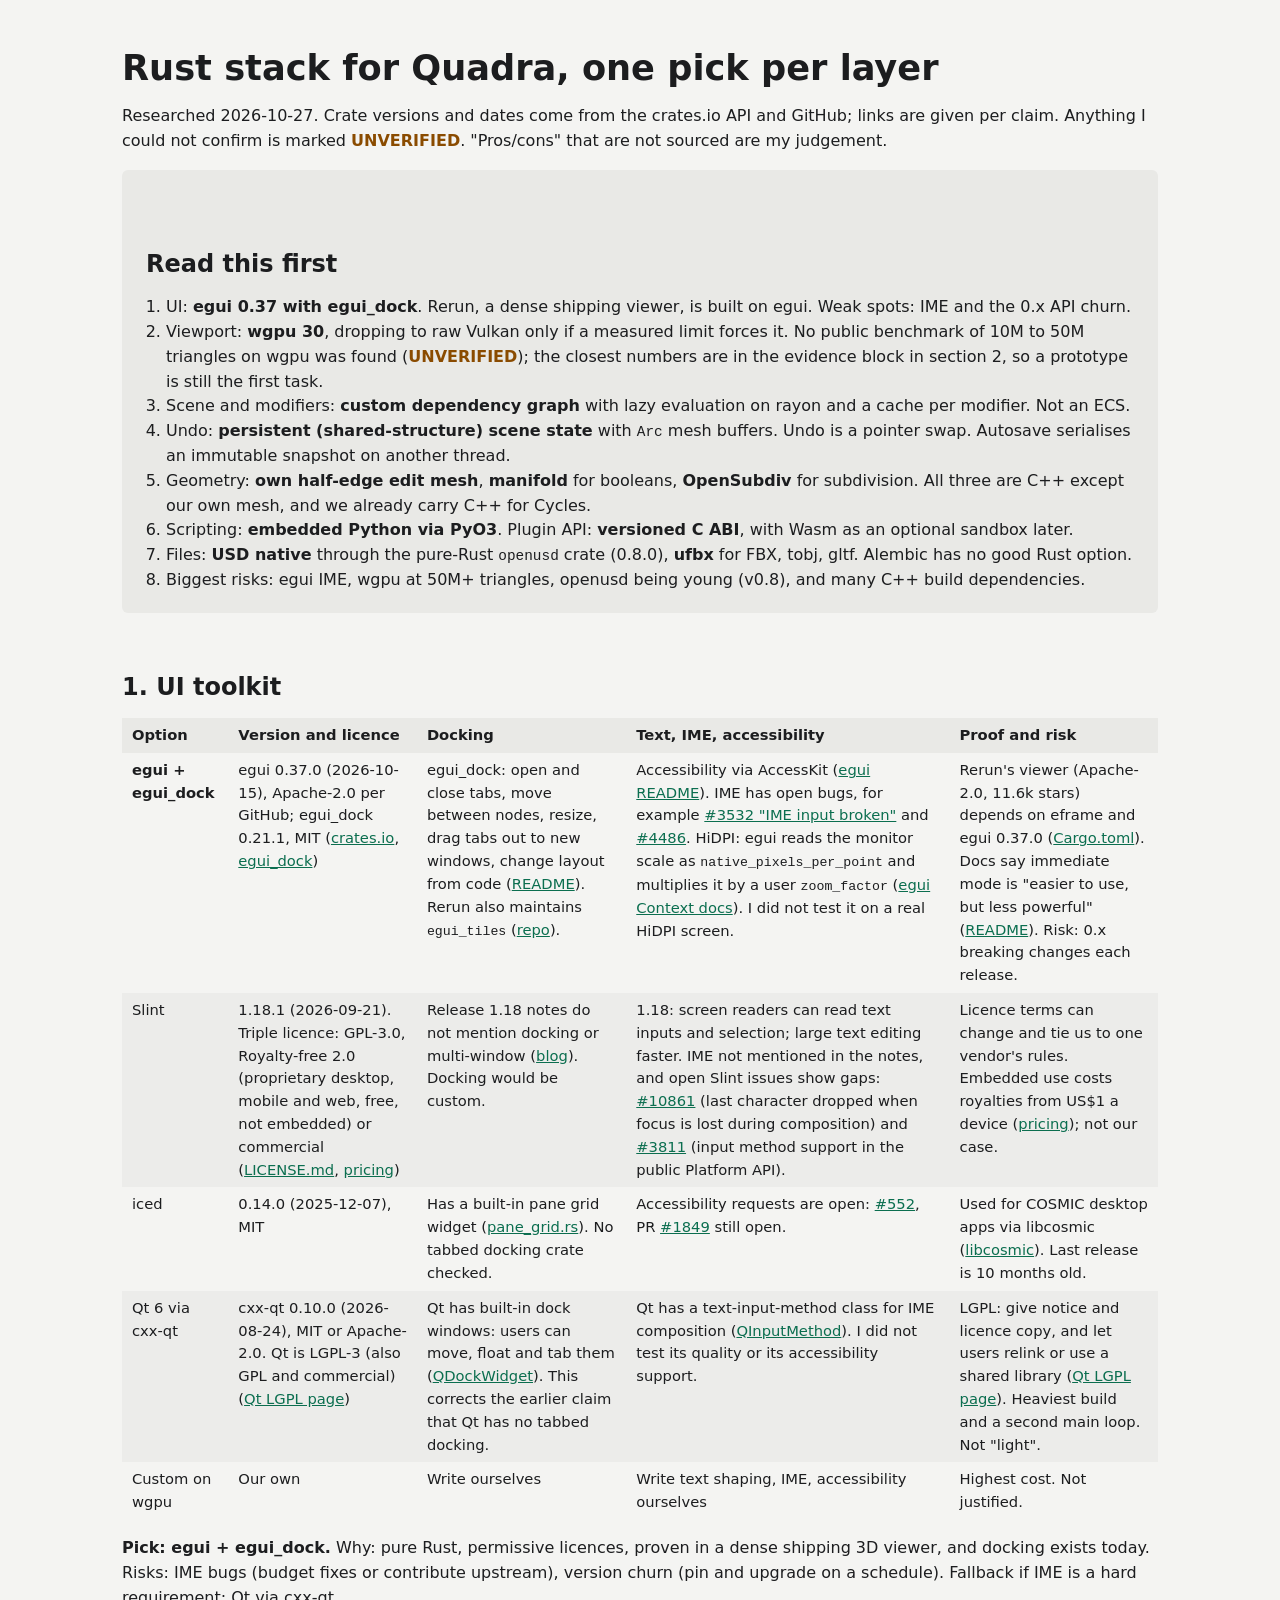
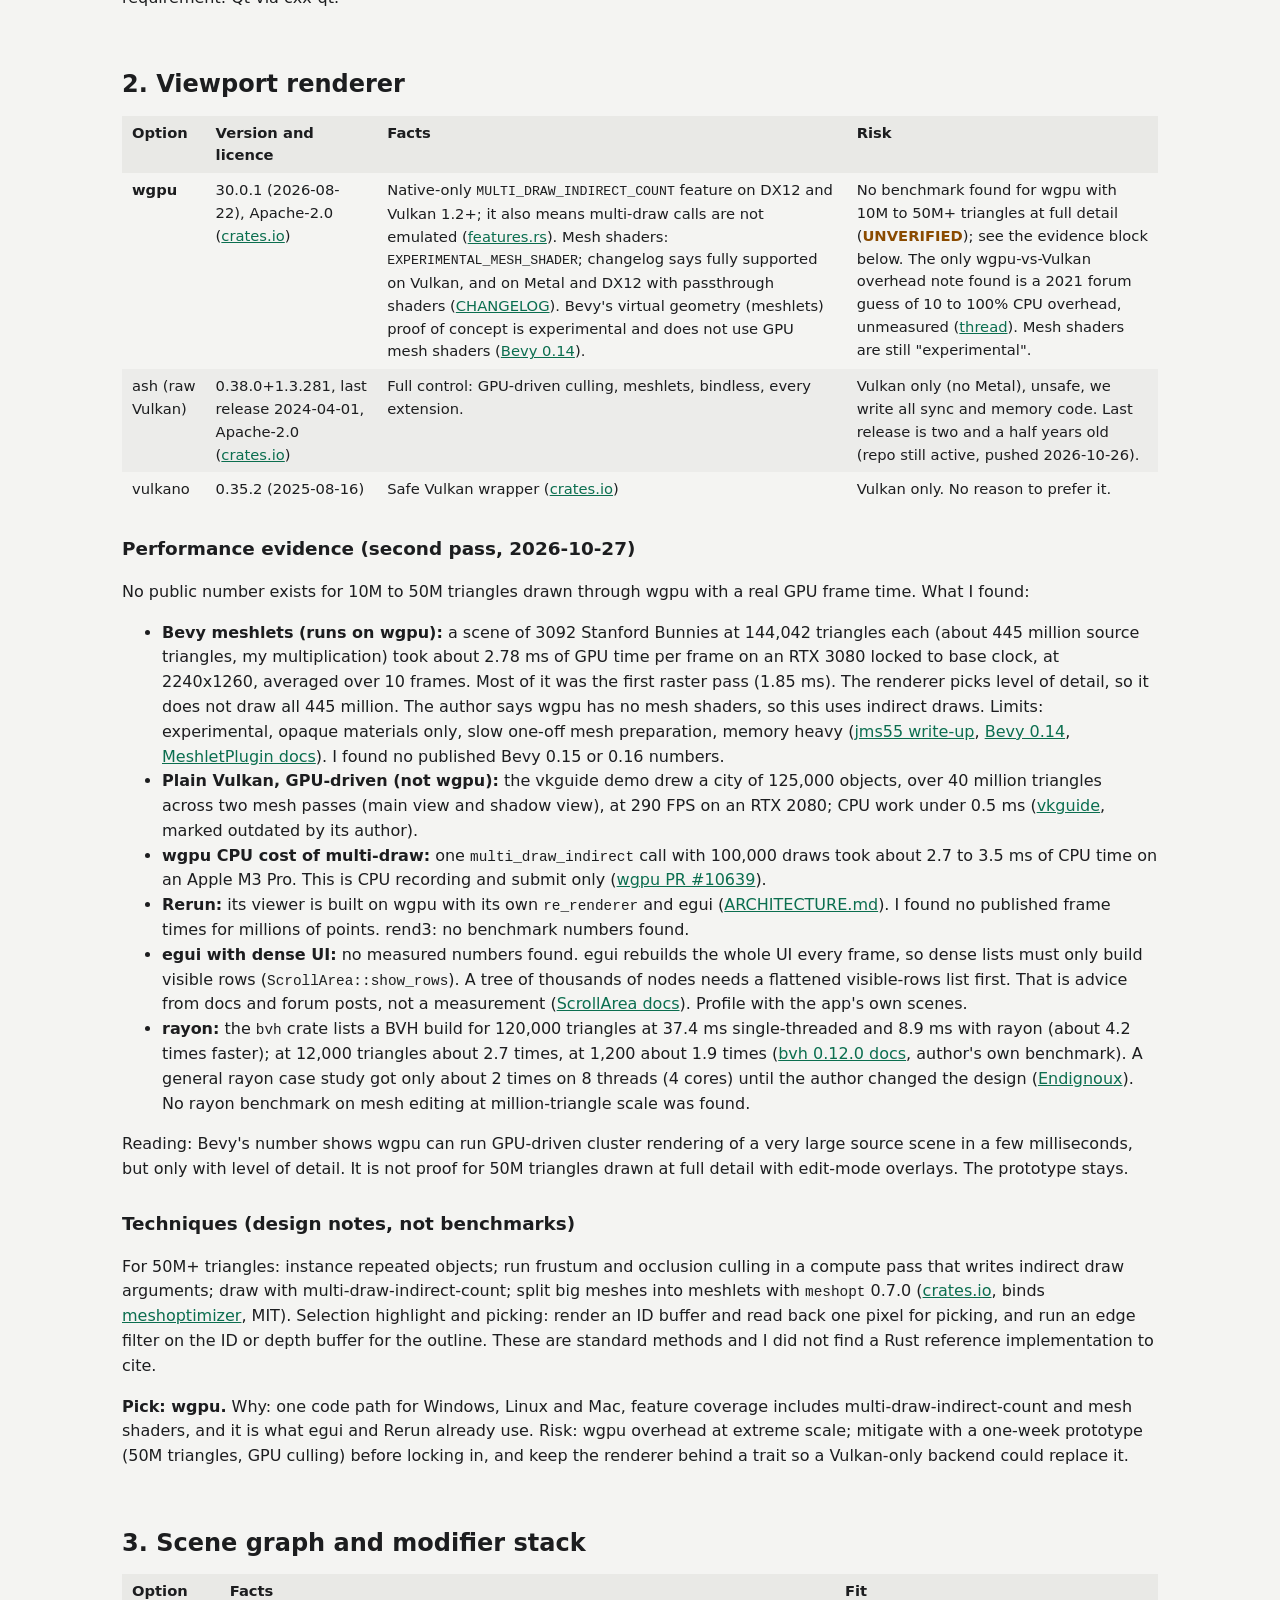
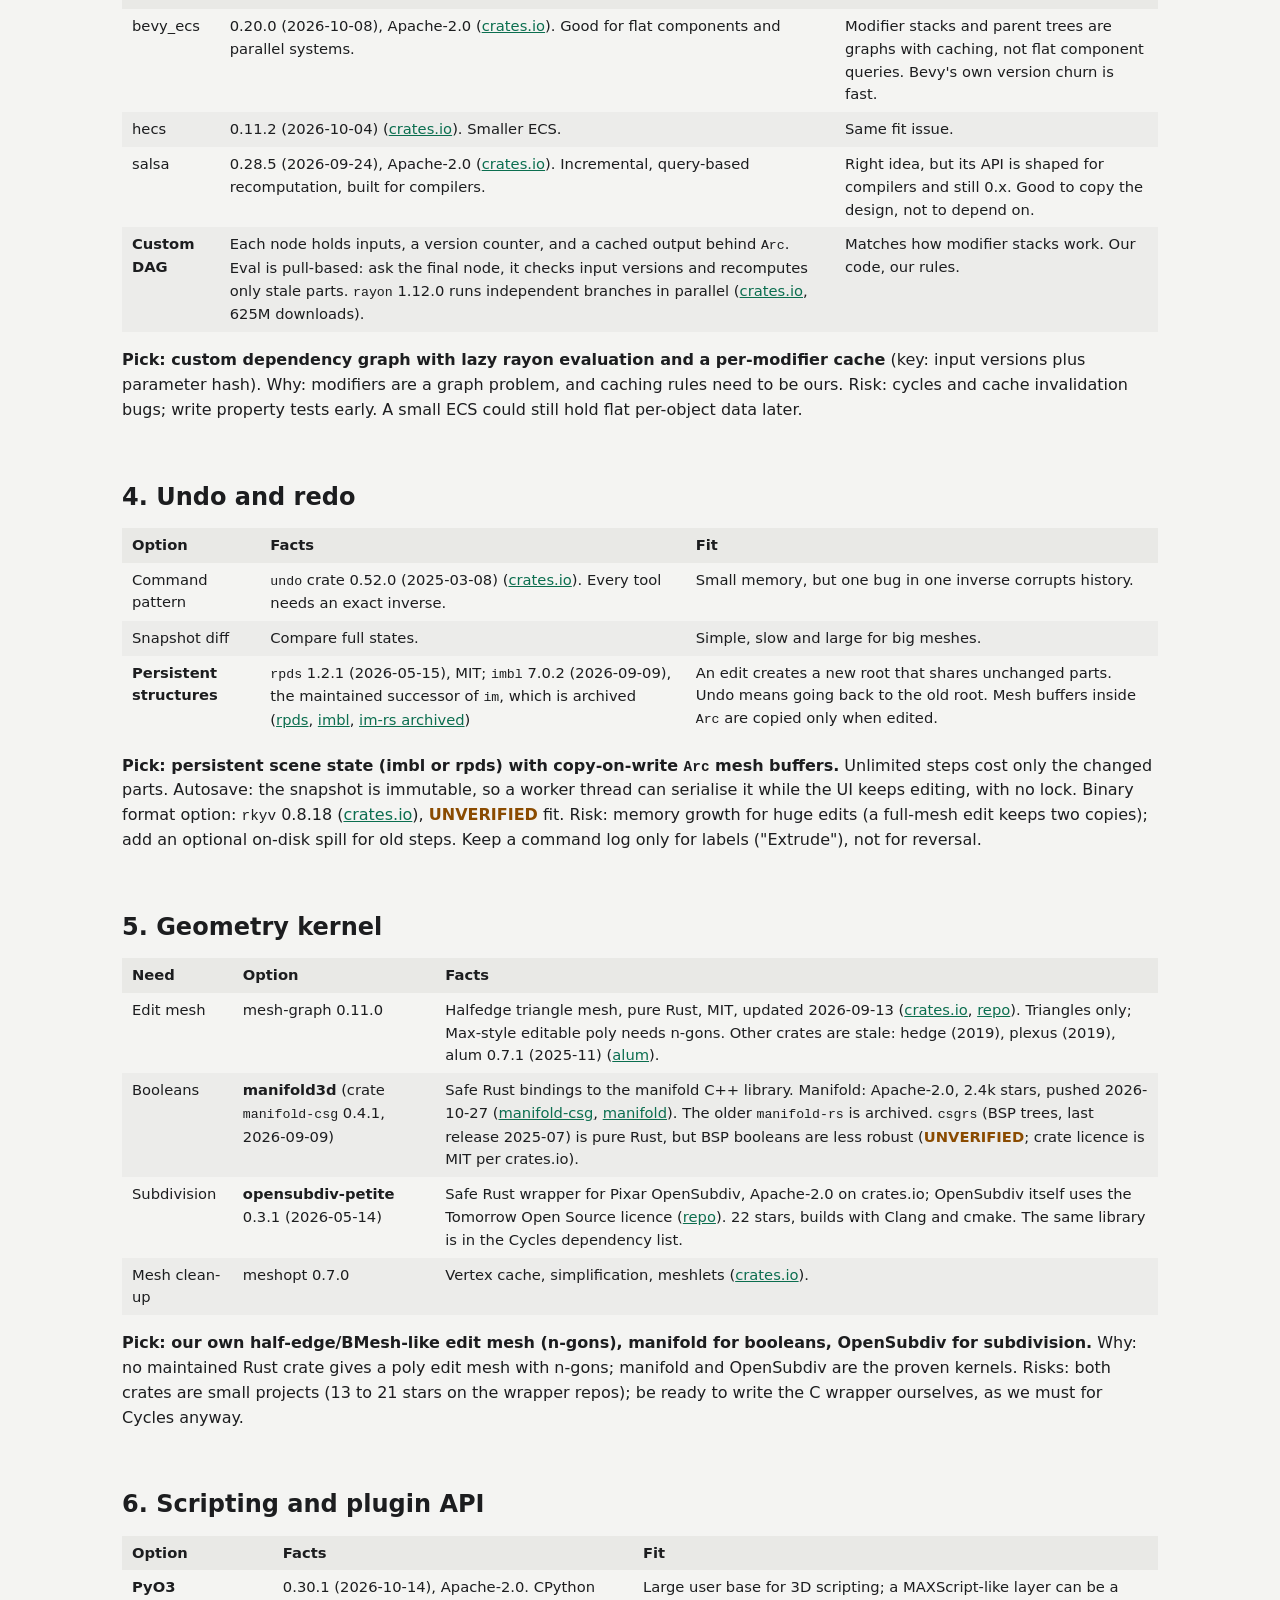
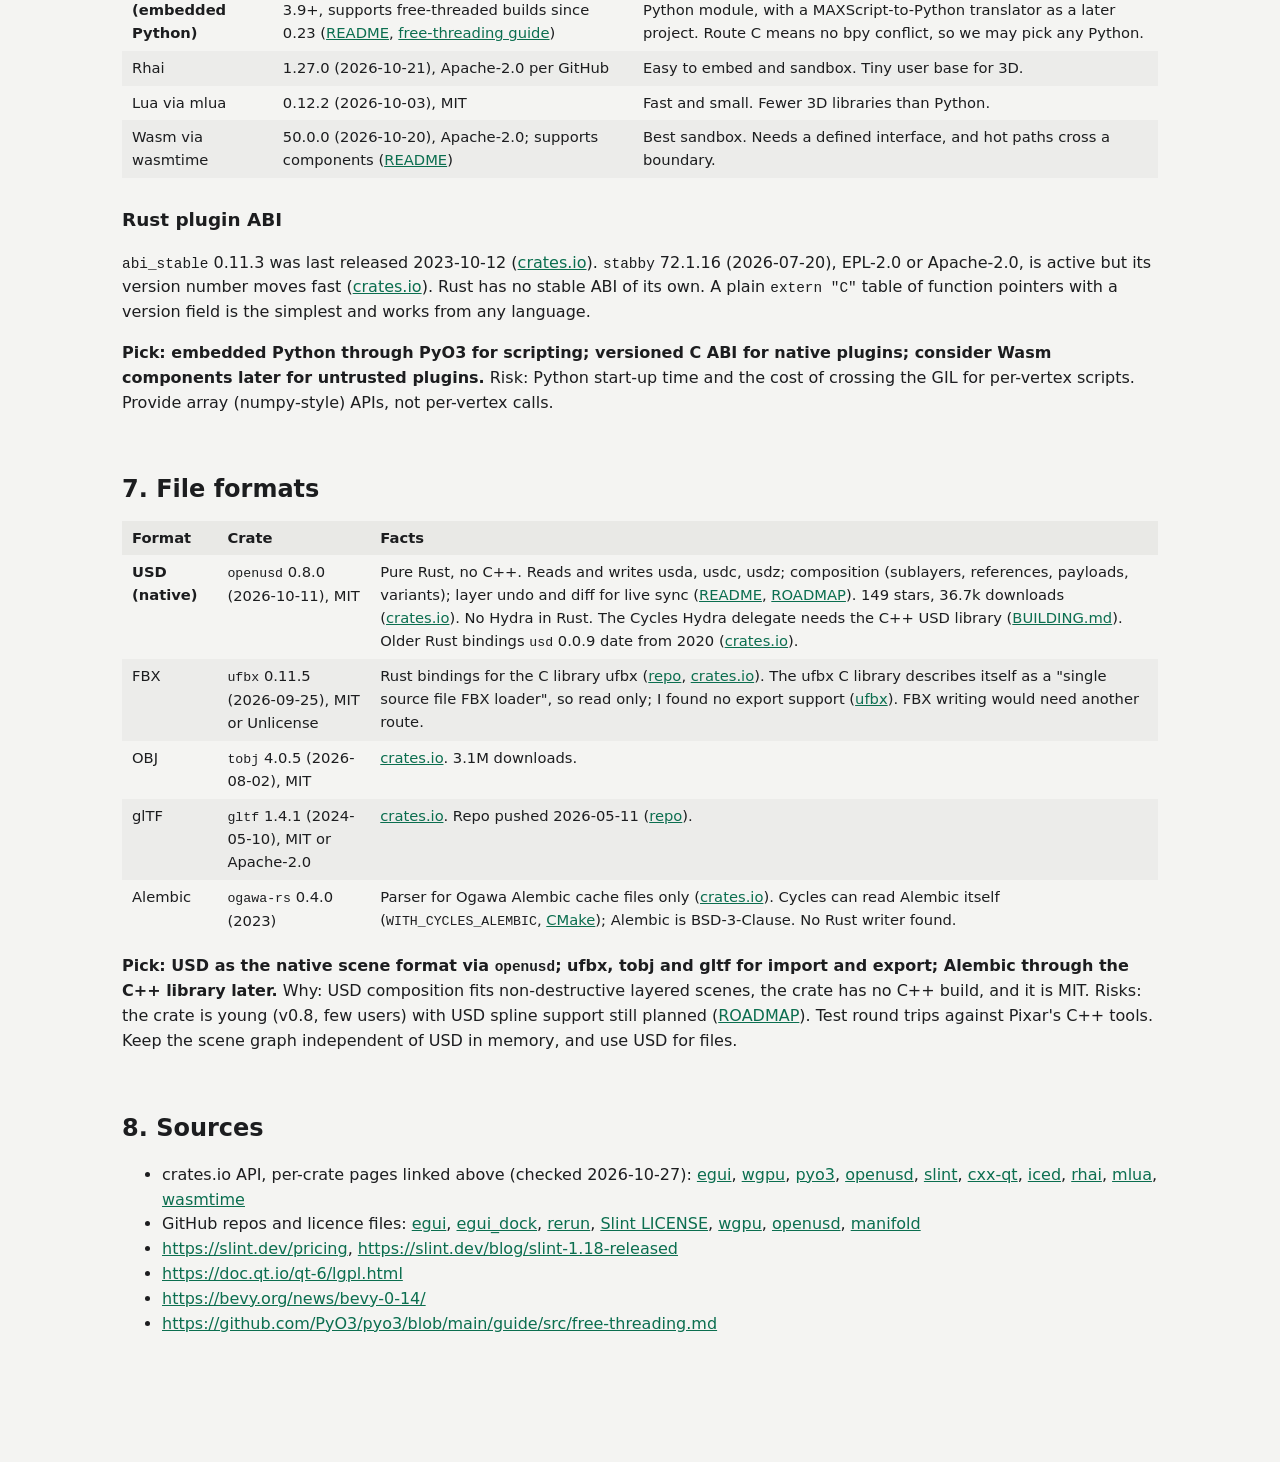
<file: docs/research/rust-stack.html>
<!DOCTYPE html>
<html lang="en-GB">
<head>
<meta charset="utf-8">
<meta name="viewport" content="width=device-width, initial-scale=1">
<title>Quadra: Rust stack per layer</title>
<link rel="stylesheet" href="style.css">
</head>
<body>
<main>
<h1>Rust stack for Quadra, one pick per layer</h1>
<p>Researched 2026-10-27. Crate versions and dates come from the crates.io API and GitHub; links are given per claim. Anything I could not confirm is marked <span class="unv">UNVERIFIED</span>. "Pros/cons" that are not sourced are my judgement.</p>

<div class="first">
<h2>Read this first</h2>
<ol>
<li>UI: <strong>egui 0.37 with egui_dock</strong>. Rerun, a dense shipping viewer, is built on egui. Weak spots: IME and the 0.x API churn.</li>
<li>Viewport: <strong>wgpu 30</strong>, dropping to raw Vulkan only if a measured limit forces it. No public benchmark of 10M to 50M triangles on wgpu was found (<span class="unv">UNVERIFIED</span>); the closest numbers are in the evidence block in section 2, so a prototype is still the first task.</li>
<li>Scene and modifiers: <strong>custom dependency graph</strong> with lazy evaluation on rayon and a cache per modifier. Not an ECS.</li>
<li>Undo: <strong>persistent (shared-structure) scene state</strong> with <code>Arc</code> mesh buffers. Undo is a pointer swap. Autosave serialises an immutable snapshot on another thread.</li>
<li>Geometry: <strong>own half-edge edit mesh</strong>, <strong>manifold</strong> for booleans, <strong>OpenSubdiv</strong> for subdivision. All three are C++ except our own mesh, and we already carry C++ for Cycles.</li>
<li>Scripting: <strong>embedded Python via PyO3</strong>. Plugin API: <strong>versioned C ABI</strong>, with Wasm as an optional sandbox later.</li>
<li>Files: <strong>USD native</strong> through the pure-Rust <code>openusd</code> crate (0.8.0), <strong>ufbx</strong> for FBX, tobj, gltf. Alembic has no good Rust option.</li>
<li>Biggest risks: egui IME, wgpu at 50M+ triangles, openusd being young (v0.8), and many C++ build dependencies.</li>
</ol>
</div>

<h2>1. UI toolkit</h2>
<table>
<thead><tr><th>Option</th><th>Version and licence</th><th>Docking</th><th>Text, IME, accessibility</th><th>Proof and risk</th></tr></thead>
<tbody>
<tr><td><strong>egui + egui_dock</strong></td><td>egui 0.37.0 (2026-10-15), Apache-2.0 per GitHub; egui_dock 0.21.1, MIT (<a href="https://crates.io/crates/egui">crates.io</a>, <a href="https://crates.io/crates/egui_dock">egui_dock</a>)</td><td>egui_dock: open and close tabs, move between nodes, resize, drag tabs out to new windows, change layout from code (<a href="https://github.com/Adanos020/egui_dock">README</a>). Rerun also maintains <code>egui_tiles</code> (<a href="https://github.com/rerun-io/egui_tiles">repo</a>).</td><td>Accessibility via AccessKit (<a href="https://github.com/emilk/egui">egui README</a>). IME has open bugs, for example <a href="https://github.com/emilk/egui/issues/3532">#3532 "IME input broken"</a> and <a href="https://github.com/emilk/egui/issues/4486">#4486</a>. HiDPI: egui reads the monitor scale as <code>native_pixels_per_point</code> and multiplies it by a user <code>zoom_factor</code> (<a href="https://docs.rs/egui/latest/egui/struct.Context.html">egui Context docs</a>). I did not test it on a real HiDPI screen.</td><td>Rerun's viewer (Apache-2.0, 11.6k stars) depends on eframe and egui 0.37.0 (<a href="https://github.com/rerun-io/rerun/blob/main/Cargo.toml">Cargo.toml</a>). Docs say immediate mode is "easier to use, but less powerful" (<a href="https://github.com/emilk/egui">README</a>). Risk: 0.x breaking changes each release.</td></tr>
<tr><td>Slint</td><td>1.18.1 (2026-09-21). Triple licence: GPL-3.0, Royalty-free 2.0 (proprietary desktop, mobile and web, free, not embedded) or commercial (<a href="https://github.com/slint-ui/slint/blob/master/LICENSE.md">LICENSE.md</a>, <a href="https://slint.dev/pricing">pricing</a>)</td><td>Release 1.18 notes do not mention docking or multi-window (<a href="https://slint.dev/blog/slint-1.18-released">blog</a>). Docking would be custom.</td><td>1.18: screen readers can read text inputs and selection; large text editing faster. IME not mentioned in the notes, and open Slint issues show gaps: <a href="https://github.com/slint-ui/slint/issues/10861">#10861</a> (last character dropped when focus is lost during composition) and <a href="https://github.com/slint-ui/slint/issues/3811">#3811</a> (input method support in the public Platform API).</td><td>Licence terms can change and tie us to one vendor's rules. Embedded use costs royalties from US$1 a device (<a href="https://slint.dev/pricing">pricing</a>); not our case.</td></tr>
<tr><td>iced</td><td>0.14.0 (2025-12-07), MIT</td><td>Has a built-in pane grid widget (<a href="https://github.com/iced-rs/iced/blob/master/widget/src/pane_grid.rs">pane_grid.rs</a>). No tabbed docking crate checked.</td><td>Accessibility requests are open: <a href="https://github.com/iced-rs/iced/issues/552">#552</a>, PR <a href="https://github.com/iced-rs/iced/pull/1849">#1849</a> still open.</td><td>Used for COSMIC desktop apps via libcosmic (<a href="https://github.com/pop-os/libcosmic">libcosmic</a>). Last release is 10 months old.</td></tr>
<tr><td>Qt 6 via cxx-qt</td><td>cxx-qt 0.10.0 (2026-08-24), MIT or Apache-2.0. Qt is LGPL-3 (also GPL and commercial) (<a href="https://doc.qt.io/qt-6/lgpl.html">Qt LGPL page</a>)</td><td>Qt has built-in dock windows: users can move, float and tab them (<a href="https://doc.qt.io/qt-6/qdockwidget.html">QDockWidget</a>). This corrects the earlier claim that Qt has no tabbed docking.</td><td>Qt has a text-input-method class for IME composition (<a href="https://doc.qt.io/qt-6/qinputmethod.html">QInputMethod</a>). I did not test its quality or its accessibility support.</td><td>LGPL: give notice and licence copy, and let users relink or use a shared library (<a href="https://doc.qt.io/qt-6/lgpl.html">Qt LGPL page</a>). Heaviest build and a second main loop. Not "light".</td></tr>
<tr><td>Custom on wgpu</td><td>Our own</td><td>Write ourselves</td><td>Write text shaping, IME, accessibility ourselves</td><td>Highest cost. Not justified.</td></tr>
</tbody>
</table>
<p><strong>Pick: egui + egui_dock.</strong> Why: pure Rust, permissive licences, proven in a dense shipping 3D viewer, and docking exists today. Risks: IME bugs (budget fixes or contribute upstream), version churn (pin and upgrade on a schedule). Fallback if IME is a hard requirement: Qt via cxx-qt.</p>

<h2>2. Viewport renderer</h2>
<table>
<thead><tr><th>Option</th><th>Version and licence</th><th>Facts</th><th>Risk</th></tr></thead>
<tbody>
<tr><td><strong>wgpu</strong></td><td>30.0.1 (2026-08-22), Apache-2.0 (<a href="https://crates.io/crates/wgpu">crates.io</a>)</td><td>Native-only <code>MULTI_DRAW_INDIRECT_COUNT</code> feature on DX12 and Vulkan 1.2+; it also means multi-draw calls are not emulated (<a href="https://github.com/gfx-rs/wgpu/blob/trunk/wgpu-types/src/features.rs">features.rs</a>). Mesh shaders: <code>EXPERIMENTAL_MESH_SHADER</code>; changelog says fully supported on Vulkan, and on Metal and DX12 with passthrough shaders (<a href="https://github.com/gfx-rs/wgpu/blob/trunk/CHANGELOG.md">CHANGELOG</a>). Bevy's virtual geometry (meshlets) proof of concept is experimental and does not use GPU mesh shaders (<a href="https://bevy.org/news/bevy-0-14/">Bevy 0.14</a>).</td><td>No benchmark found for wgpu with 10M to 50M+ triangles at full detail (<span class="unv">UNVERIFIED</span>); see the evidence block below. The only wgpu-vs-Vulkan overhead note found is a 2021 forum guess of 10 to 100% CPU overhead, unmeasured (<a href="https://redlib.hbubli.cc/r/rust_gamedev/comments/p2ihhz/wgpu_vs_vulkan">thread</a>). Mesh shaders are still "experimental".</td></tr>
<tr><td>ash (raw Vulkan)</td><td>0.38.0+1.3.281, last release 2024-04-01, Apache-2.0 (<a href="https://crates.io/crates/ash">crates.io</a>)</td><td>Full control: GPU-driven culling, meshlets, bindless, every extension.</td><td>Vulkan only (no Metal), unsafe, we write all sync and memory code. Last release is two and a half years old (repo still active, pushed 2026-10-26).</td></tr>
<tr><td>vulkano</td><td>0.35.2 (2025-08-16)</td><td>Safe Vulkan wrapper (<a href="https://crates.io/crates/vulkano">crates.io</a>)</td><td>Vulkan only. No reason to prefer it.</td></tr>
</tbody>
</table>
<h3>Performance evidence (second pass, 2026-10-27)</h3>
<p>No public number exists for 10M to 50M triangles drawn through wgpu with a real GPU frame time. What I found:</p>
<ul>
<li><strong>Bevy meshlets (runs on wgpu):</strong> a scene of 3092 Stanford Bunnies at 144,042 triangles each (about 445 million source triangles, my multiplication) took about 2.78 ms of GPU time per frame on an RTX 3080 locked to base clock, at 2240x1260, averaged over 10 frames. Most of it was the first raster pass (1.85 ms). The renderer picks level of detail, so it does not draw all 445 million. The author says wgpu has no mesh shaders, so this uses indirect draws. Limits: experimental, opaque materials only, slow one-off mesh preparation, memory heavy (<a href="https://jms55.github.io/posts/2024-06-09-virtual-geometry-bevy-0-14/">jms55 write-up</a>, <a href="https://bevy.org/news/bevy-0-14/">Bevy 0.14</a>, <a href="https://dev-docs.bevyengine.org/bevy/pbr/experimental/meshlet/struct.MeshletPlugin.html">MeshletPlugin docs</a>). I found no published Bevy 0.15 or 0.16 numbers.</li>
<li><strong>Plain Vulkan, GPU-driven (not wgpu):</strong> the vkguide demo drew a city of 125,000 objects, over 40 million triangles across two mesh passes (main view and shadow view), at 290 FPS on an RTX 2080; CPU work under 0.5 ms (<a href="https://vkguide.dev/docs/gpudriven/gpu_driven_engines/">vkguide</a>, marked outdated by its author).</li>
<li><strong>wgpu CPU cost of multi-draw:</strong> one <code>multi_draw_indirect</code> call with 100,000 draws took about 2.7 to 3.5 ms of CPU time on an Apple M3 Pro. This is CPU recording and submit only (<a href="https://github.com/gfx-rs/wgpu/pull/10639">wgpu PR #10639</a>).</li>
<li><strong>Rerun:</strong> its viewer is built on wgpu with its own <code>re_renderer</code> and egui (<a href="https://github.com/rerun-io/rerun/blob/main/ARCHITECTURE.md">ARCHITECTURE.md</a>). I found no published frame times for millions of points. rend3: no benchmark numbers found.</li>
<li><strong>egui with dense UI:</strong> no measured numbers found. egui rebuilds the whole UI every frame, so dense lists must only build visible rows (<code>ScrollArea::show_rows</code>). A tree of thousands of nodes needs a flattened visible-rows list first. That is advice from docs and forum posts, not a measurement (<a href="https://docs.rs/egui/latest/egui/containers/struct.ScrollArea.html">ScrollArea docs</a>). Profile with the app's own scenes.</li>
<li><strong>rayon:</strong> the <code>bvh</code> crate lists a BVH build for 120,000 triangles at 37.4 ms single-threaded and 8.9 ms with rayon (about 4.2 times faster); at 12,000 triangles about 2.7 times, at 1,200 about 1.9 times (<a href="https://docs.rs/crate/bvh">bvh 0.12.0 docs</a>, author's own benchmark). A general rayon case study got only about 2 times on 8 threads (4 cores) until the author changed the design (<a href="https://gendignoux.com/blog/2024/11/18/rust-rayon-optimized.html">Endignoux</a>). No rayon benchmark on mesh editing at million-triangle scale was found.</li>
</ul>
<p>Reading: Bevy's number shows wgpu can run GPU-driven cluster rendering of a very large source scene in a few milliseconds, but only with level of detail. It is not proof for 50M triangles drawn at full detail with edit-mode overlays. The prototype stays.</p>
<h3>Techniques (design notes, not benchmarks)</h3>
<p>For 50M+ triangles: instance repeated objects; run frustum and occlusion culling in a compute pass that writes indirect draw arguments; draw with multi-draw-indirect-count; split big meshes into meshlets with <code>meshopt</code> 0.7.0 (<a href="https://crates.io/crates/meshopt">crates.io</a>, binds <a href="https://github.com/zeux/meshoptimizer">meshoptimizer</a>, MIT). Selection highlight and picking: render an ID buffer and read back one pixel for picking, and run an edge filter on the ID or depth buffer for the outline. These are standard methods and I did not find a Rust reference implementation to cite.</p>
<p><strong>Pick: wgpu.</strong> Why: one code path for Windows, Linux and Mac, feature coverage includes multi-draw-indirect-count and mesh shaders, and it is what egui and Rerun already use. Risk: wgpu overhead at extreme scale; mitigate with a one-week prototype (50M triangles, GPU culling) before locking in, and keep the renderer behind a trait so a Vulkan-only backend could replace it.</p>

<h2>3. Scene graph and modifier stack</h2>
<table>
<thead><tr><th>Option</th><th>Facts</th><th>Fit</th></tr></thead>
<tbody>
<tr><td>bevy_ecs</td><td>0.20.0 (2026-10-08), Apache-2.0 (<a href="https://crates.io/crates/bevy_ecs">crates.io</a>). Good for flat components and parallel systems.</td><td>Modifier stacks and parent trees are graphs with caching, not flat component queries. Bevy's own version churn is fast.</td></tr>
<tr><td>hecs</td><td>0.11.2 (2026-10-04) (<a href="https://crates.io/crates/hecs">crates.io</a>). Smaller ECS.</td><td>Same fit issue.</td></tr>
<tr><td>salsa</td><td>0.28.5 (2026-09-24), Apache-2.0 (<a href="https://crates.io/crates/salsa">crates.io</a>). Incremental, query-based recomputation, built for compilers.</td><td>Right idea, but its API is shaped for compilers and still 0.x. Good to copy the design, not to depend on.</td></tr>
<tr><td><strong>Custom DAG</strong></td><td>Each node holds inputs, a version counter, and a cached output behind <code>Arc</code>. Eval is pull-based: ask the final node, it checks input versions and recomputes only stale parts. <code>rayon</code> 1.12.0 runs independent branches in parallel (<a href="https://crates.io/crates/rayon">crates.io</a>, 625M downloads).</td><td>Matches how modifier stacks work. Our code, our rules.</td></tr>
</tbody>
</table>
<p><strong>Pick: custom dependency graph with lazy rayon evaluation and a per-modifier cache</strong> (key: input versions plus parameter hash). Why: modifiers are a graph problem, and caching rules need to be ours. Risk: cycles and cache invalidation bugs; write property tests early. A small ECS could still hold flat per-object data later.</p>

<h2>4. Undo and redo</h2>
<table>
<thead><tr><th>Option</th><th>Facts</th><th>Fit</th></tr></thead>
<tbody>
<tr><td>Command pattern</td><td><code>undo</code> crate 0.52.0 (2025-03-08) (<a href="https://crates.io/crates/undo">crates.io</a>). Every tool needs an exact inverse.</td><td>Small memory, but one bug in one inverse corrupts history.</td></tr>
<tr><td>Snapshot diff</td><td>Compare full states.</td><td>Simple, slow and large for big meshes.</td></tr>
<tr><td><strong>Persistent structures</strong></td><td><code>rpds</code> 1.2.1 (2026-05-15), MIT; <code>imbl</code> 7.0.2 (2026-09-09), the maintained successor of <code>im</code>, which is archived (<a href="https://crates.io/crates/rpds">rpds</a>, <a href="https://crates.io/crates/imbl">imbl</a>, <a href="https://github.com/bodil/im-rs">im-rs archived</a>)</td><td>An edit creates a new root that shares unchanged parts. Undo means going back to the old root. Mesh buffers inside <code>Arc</code> are copied only when edited.</td></tr>
</tbody>
</table>
<p><strong>Pick: persistent scene state (imbl or rpds) with copy-on-write <code>Arc</code> mesh buffers.</strong> Unlimited steps cost only the changed parts. Autosave: the snapshot is immutable, so a worker thread can serialise it while the UI keeps editing, with no lock. Binary format option: <code>rkyv</code> 0.8.18 (<a href="https://crates.io/crates/rkyv">crates.io</a>), <span class="unv">UNVERIFIED</span> fit. Risk: memory growth for huge edits (a full-mesh edit keeps two copies); add an optional on-disk spill for old steps. Keep a command log only for labels ("Extrude"), not for reversal.</p>

<h2>5. Geometry kernel</h2>
<table>
<thead><tr><th>Need</th><th>Option</th><th>Facts</th></tr></thead>
<tbody>
<tr><td>Edit mesh</td><td>mesh-graph 0.11.0</td><td>Halfedge triangle mesh, pure Rust, MIT, updated 2026-09-13 (<a href="https://crates.io/crates/mesh-graph">crates.io</a>, <a href="https://github.com/Synphonyte/mesh-graph">repo</a>). Triangles only; Max-style editable poly needs n-gons. Other crates are stale: hedge (2019), plexus (2019), alum 0.7.1 (2025-11) (<a href="https://crates.io/crates/alum">alum</a>).</td></tr>
<tr><td>Booleans</td><td><strong>manifold3d</strong> (crate <code>manifold-csg</code> 0.4.1, 2026-09-09)</td><td>Safe Rust bindings to the manifold C++ library. Manifold: Apache-2.0, 2.4k stars, pushed 2026-10-27 (<a href="https://github.com/zmerlynn/manifold-csg">manifold-csg</a>, <a href="https://github.com/elalish/manifold">manifold</a>). The older <code>manifold-rs</code> is archived. <code>csgrs</code> (BSP trees, last release 2025-07) is pure Rust, but BSP booleans are less robust (<span class="unv">UNVERIFIED</span>; crate licence is MIT per crates.io).</td></tr>
<tr><td>Subdivision</td><td><strong>opensubdiv-petite</strong> 0.3.1 (2026-05-14)</td><td>Safe Rust wrapper for Pixar OpenSubdiv, Apache-2.0 on crates.io; OpenSubdiv itself uses the Tomorrow Open Source licence (<a href="https://github.com/virtualritz/opensubdiv-petite">repo</a>). 22 stars, builds with Clang and cmake. The same library is in the Cycles dependency list.</td></tr>
<tr><td>Mesh clean-up</td><td>meshopt 0.7.0</td><td>Vertex cache, simplification, meshlets (<a href="https://crates.io/crates/meshopt">crates.io</a>).</td></tr>
</tbody>
</table>
<p><strong>Pick: our own half-edge/BMesh-like edit mesh (n-gons), manifold for booleans, OpenSubdiv for subdivision.</strong> Why: no maintained Rust crate gives a poly edit mesh with n-gons; manifold and OpenSubdiv are the proven kernels. Risks: both crates are small projects (13 to 21 stars on the wrapper repos); be ready to write the C wrapper ourselves, as we must for Cycles anyway.</p>

<h2>6. Scripting and plugin API</h2>
<table>
<thead><tr><th>Option</th><th>Facts</th><th>Fit</th></tr></thead>
<tbody>
<tr><td><strong>PyO3 (embedded Python)</strong></td><td>0.30.1 (2026-10-14), Apache-2.0. CPython 3.9+, supports free-threaded builds since 0.23 (<a href="https://github.com/PyO3/pyo3">README</a>, <a href="https://github.com/PyO3/pyo3/blob/main/guide/src/free-threading.md">free-threading guide</a>)</td><td>Large user base for 3D scripting; a MAXScript-like layer can be a Python module, with a MAXScript-to-Python translator as a later project. Route C means no bpy conflict, so we may pick any Python.</td></tr>
<tr><td>Rhai</td><td>1.27.0 (2026-10-21), Apache-2.0 per GitHub</td><td>Easy to embed and sandbox. Tiny user base for 3D.</td></tr>
<tr><td>Lua via mlua</td><td>0.12.2 (2026-10-03), MIT</td><td>Fast and small. Fewer 3D libraries than Python.</td></tr>
<tr><td>Wasm via wasmtime</td><td>50.0.0 (2026-10-20), Apache-2.0; supports components (<a href="https://github.com/bytecodealliance/wasmtime">README</a>)</td><td>Best sandbox. Needs a defined interface, and hot paths cross a boundary.</td></tr>
</tbody>
</table>
<h3>Rust plugin ABI</h3>
<p><code>abi_stable</code> 0.11.3 was last released 2023-10-12 (<a href="https://crates.io/crates/abi_stable">crates.io</a>). <code>stabby</code> 72.1.16 (2026-07-20), EPL-2.0 or Apache-2.0, is active but its version number moves fast (<a href="https://crates.io/crates/stabby">crates.io</a>). Rust has no stable ABI of its own. A plain <code>extern "C"</code> table of function pointers with a version field is the simplest and works from any language.</p>
<p><strong>Pick: embedded Python through PyO3 for scripting; versioned C ABI for native plugins; consider Wasm components later for untrusted plugins.</strong> Risk: Python start-up time and the cost of crossing the GIL for per-vertex scripts. Provide array (numpy-style) APIs, not per-vertex calls.</p>

<h2>7. File formats</h2>
<table>
<thead><tr><th>Format</th><th>Crate</th><th>Facts</th></tr></thead>
<tbody>
<tr><td><strong>USD (native)</strong></td><td><code>openusd</code> 0.8.0 (2026-10-11), MIT</td><td>Pure Rust, no C++. Reads and writes usda, usdc, usdz; composition (sublayers, references, payloads, variants); layer undo and diff for live sync (<a href="https://github.com/mxpv/openusd">README</a>, <a href="https://github.com/mxpv/openusd/blob/main/ROADMAP.md">ROADMAP</a>). 149 stars, 36.7k downloads (<a href="https://crates.io/crates/openusd">crates.io</a>). No Hydra in Rust. The Cycles Hydra delegate needs the C++ USD library (<a href="https://github.com/blender/cycles/blob/main/BUILDING.md">BUILDING.md</a>). Older Rust bindings <code>usd</code> 0.0.9 date from 2020 (<a href="https://crates.io/crates/usd">crates.io</a>).</td></tr>
<tr><td>FBX</td><td><code>ufbx</code> 0.11.5 (2026-09-25), MIT or Unlicense</td><td>Rust bindings for the C library ufbx (<a href="https://github.com/ufbx/ufbx-rust">repo</a>, <a href="https://crates.io/crates/ufbx">crates.io</a>). The ufbx C library describes itself as a "single source file FBX loader", so read only; I found no export support (<a href="https://github.com/ufbx/ufbx">ufbx</a>). FBX writing would need another route.</td></tr>
<tr><td>OBJ</td><td><code>tobj</code> 4.0.5 (2026-08-02), MIT</td><td><a href="https://crates.io/crates/tobj">crates.io</a>. 3.1M downloads.</td></tr>
<tr><td>glTF</td><td><code>gltf</code> 1.4.1 (2024-05-10), MIT or Apache-2.0</td><td><a href="https://crates.io/crates/gltf">crates.io</a>. Repo pushed 2026-05-11 (<a href="https://github.com/gltf-rs/gltf">repo</a>).</td></tr>
<tr><td>Alembic</td><td><code>ogawa-rs</code> 0.4.0 (2023)</td><td>Parser for Ogawa Alembic cache files only (<a href="https://crates.io/crates/ogawa-rs">crates.io</a>). Cycles can read Alembic itself (<code>WITH_CYCLES_ALEMBIC</code>, <a href="https://github.com/blender/cycles/blob/main/CMakeLists.txt">CMake</a>); Alembic is BSD-3-Clause. No Rust writer found.</td></tr>
</tbody>
</table>
<p><strong>Pick: USD as the native scene format via <code>openusd</code>; ufbx, tobj and gltf for import and export; Alembic through the C++ library later.</strong> Why: USD composition fits non-destructive layered scenes, the crate has no C++ build, and it is MIT. Risks: the crate is young (v0.8, few users) with USD spline support still planned (<a href="https://github.com/mxpv/openusd/blob/main/ROADMAP.md">ROADMAP</a>). Test round trips against Pixar's C++ tools. Keep the scene graph independent of USD in memory, and use USD for files.</p>

<h2>8. Sources</h2>
<ul>
<li>crates.io API, per-crate pages linked above (checked 2026-10-27): <a href="https://crates.io/crates/egui">egui</a>, <a href="https://crates.io/crates/wgpu">wgpu</a>, <a href="https://crates.io/crates/pyo3">pyo3</a>, <a href="https://crates.io/crates/openusd">openusd</a>, <a href="https://crates.io/crates/slint">slint</a>, <a href="https://crates.io/crates/cxx-qt">cxx-qt</a>, <a href="https://crates.io/crates/iced">iced</a>, <a href="https://crates.io/crates/rhai">rhai</a>, <a href="https://crates.io/crates/mlua">mlua</a>, <a href="https://crates.io/crates/wasmtime">wasmtime</a></li>
<li>GitHub repos and licence files: <a href="https://github.com/emilk/egui">egui</a>, <a href="https://github.com/Adanos020/egui_dock">egui_dock</a>, <a href="https://github.com/rerun-io/rerun">rerun</a>, <a href="https://github.com/slint-ui/slint/blob/master/LICENSE.md">Slint LICENSE</a>, <a href="https://github.com/gfx-rs/wgpu">wgpu</a>, <a href="https://github.com/mxpv/openusd">openusd</a>, <a href="https://github.com/elalish/manifold">manifold</a></li>
<li><a href="https://slint.dev/pricing">https://slint.dev/pricing</a>, <a href="https://slint.dev/blog/slint-1.18-released">https://slint.dev/blog/slint-1.18-released</a></li>
<li><a href="https://doc.qt.io/qt-6/lgpl.html">https://doc.qt.io/qt-6/lgpl.html</a></li>
<li><a href="https://bevy.org/news/bevy-0-14/">https://bevy.org/news/bevy-0-14/</a></li>
<li><a href="https://github.com/PyO3/pyo3/blob/main/guide/src/free-threading.md">https://github.com/PyO3/pyo3/blob/main/guide/src/free-threading.md</a></li>
</ul>
</main>
</body>
</html>
</file>
<file: docs/research/style.css>
:root{--ground:#f4f4f2;--surface:#e9e9e6;--ink:#1c1d1f;--muted:#55575c;--accent:#0b6e4f}
*{box-sizing:border-box}
body{margin:0;background:var(--ground);color:var(--ink);font:16px/1.55 system-ui,Segoe UI,sans-serif}
main{max-width:1100px;margin:0 auto;padding:48px 32px 96px}
h1{font-size:2.2rem;line-height:1.15;margin:0 0 16px}
h2{font-size:1.5rem;margin:56px 0 12px}
h3{font-size:1.15rem;margin:28px 0 8px}
a{color:var(--accent)}
.first{background:var(--surface);padding:20px 24px;border-radius:6px}
.first ol{margin:8px 0 0;padding-left:20px}
table{border-collapse:collapse;width:100%;font-size:.92rem;margin:12px 0}
th,td{text-align:left;vertical-align:top;padding:6px 10px}
thead th{background:var(--surface)}
tbody tr:nth-child(even){background:#ececea}
code,pre{font-family:Consolas,monospace;font-size:.9em}
pre{background:var(--surface);padding:12px;overflow:auto;border-radius:6px}
.unv{color:#8a4b00;font-weight:600}
nav.toc{columns:2;margin:16px 0}
</file>
